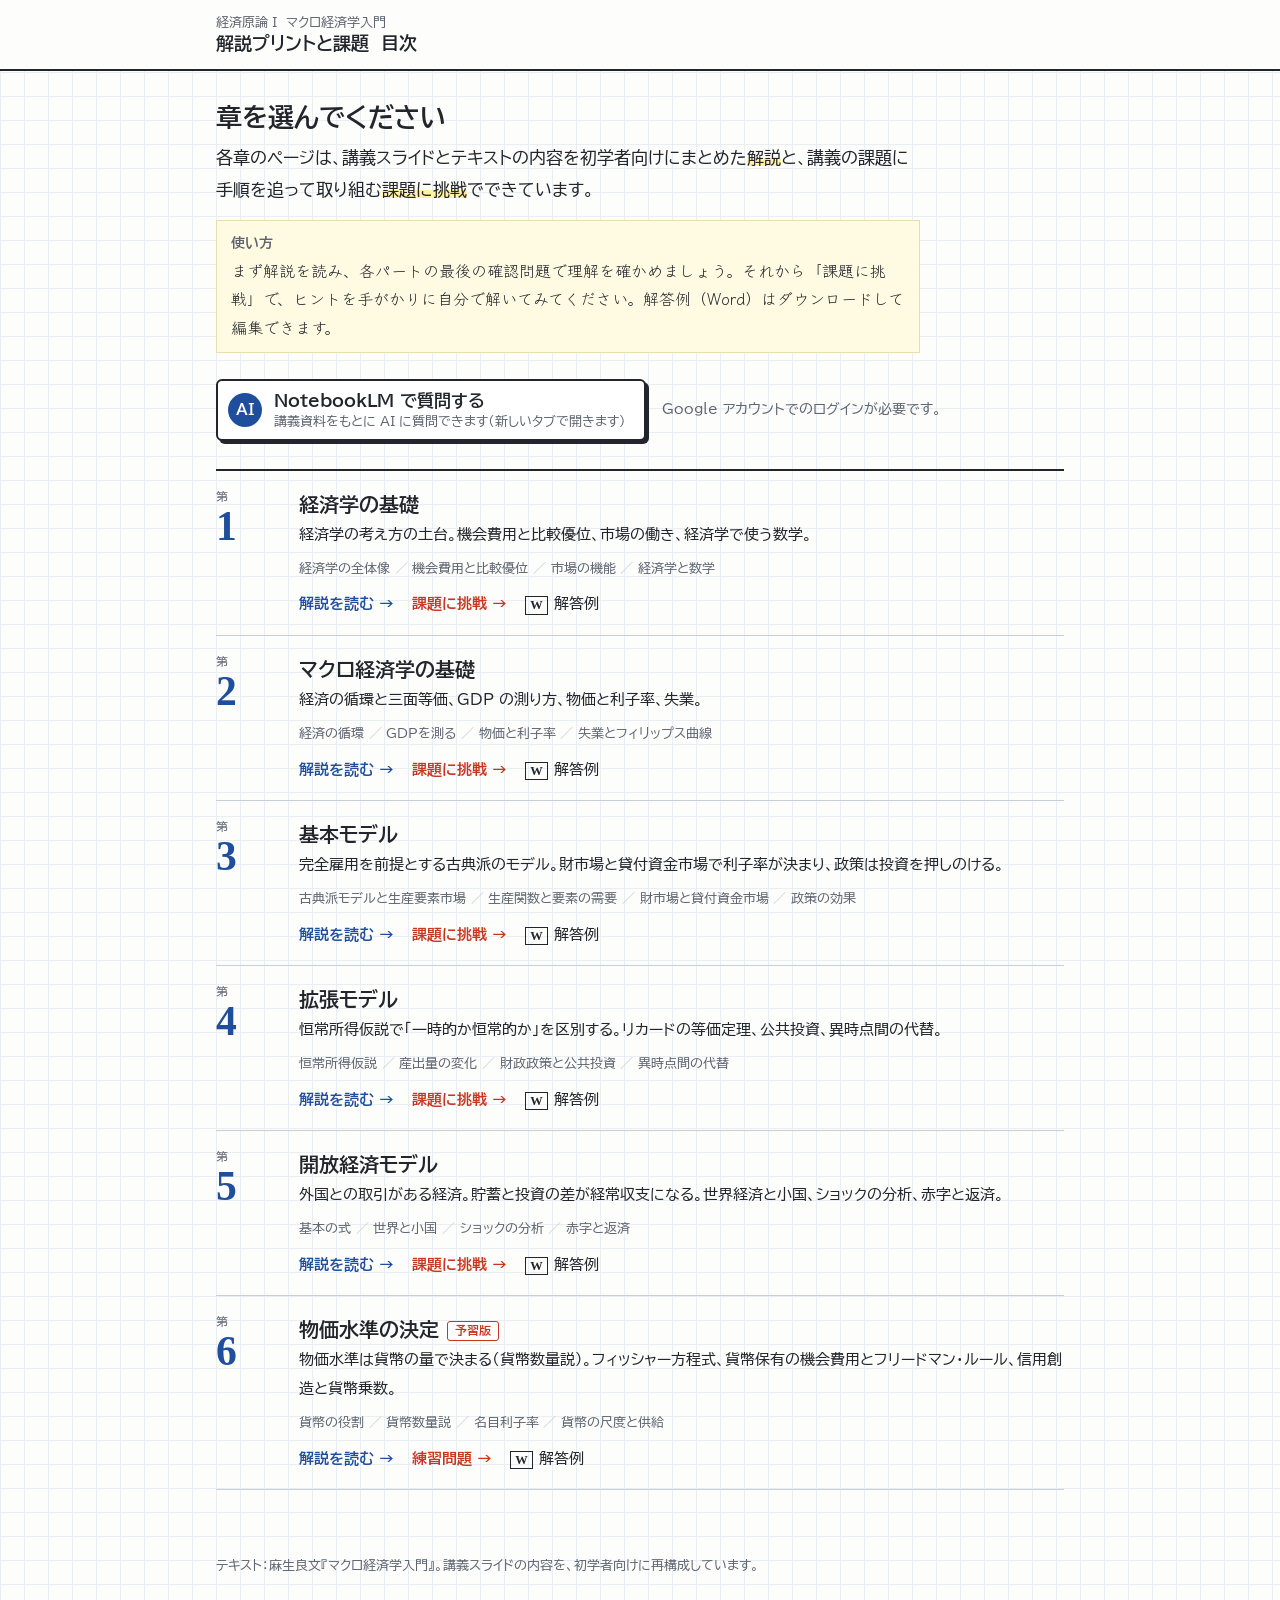
<file: index.html>
<!DOCTYPE html>
<html lang="ja">
<head>
<meta charset="utf-8">
<meta name="viewport" content="width=device-width, initial-scale=1">
<title>経済原論 I　マクロ経済学入門　解説プリントと課題</title>
<link rel="preconnect" href="https://fonts.googleapis.com">
<link rel="preconnect" href="https://fonts.gstatic.com" crossorigin>
<link href="https://fonts.googleapis.com/css2?family=BIZ+UDPGothic:wght@400;700&family=Klee+One:wght@400;600&display=swap" rel="stylesheet">
<style>
/* 設計：各章と同じ方眼紙の講義プリント。ここは「目次のページ」として、罫線で区切った一覧にする */
:root{--paper:#fdfdfb;--grid:#e9eef3;--ink:#22252b;--sub:#5e6470;--line:#c9cfd8;--blue:#1f4e9c;--red:#c8361f;--marker:#fff1a6;--note:#fffbe3;
  --font-body:"BIZ UDPGothic","Hiragino Kaku Gothic ProN","Yu Gothic",Meiryo,sans-serif;--font-hand:"Klee One","Hiragino Maru Gothic ProN","Yu Gothic",sans-serif;--font-math:"Times New Roman",Times,serif}
*{box-sizing:border-box}
html,body{margin:0}
body{background-color:var(--paper);background-image:linear-gradient(var(--grid) 1px,transparent 1px),linear-gradient(90deg,var(--grid) 1px,transparent 1px);background-size:24px 24px;
  color:var(--ink);font-family:var(--font-body);font-size:17px;line-height:1.9;-webkit-text-size-adjust:100%}
a{color:var(--blue)}
:focus-visible{outline:2px solid var(--blue);outline-offset:2px}
.bar{border-bottom:2px solid var(--ink);background:var(--paper)}
.bar-in{max-width:880px;margin:0 auto;padding:14px 16px 12px;line-height:1.4}
.bar small{display:block;color:var(--sub);font-size:.8rem}
.bar b{font-size:1.1rem}
main{max-width:880px;margin:0 auto;padding:28px 16px 64px}
h1{font-size:1.65rem;line-height:1.4;margin:0 0 6px}
.lead{margin:0 0 6px;max-width:44rem}
.mk{background:linear-gradient(transparent 55%,var(--marker) 55%)}
.memo{font-family:var(--font-hand);background:var(--note);border:1px solid #e8dfae;padding:10px 14px;margin:14px 0 26px;max-width:44rem;font-size:1rem;line-height:1.8}
.memo b{font-family:var(--font-body);font-size:.85rem;color:var(--sub);display:block}
ol.toc{list-style:none;margin:0;padding:0;border-top:2px solid var(--ink)}
ol.toc>li{display:grid;grid-template-columns:4.2rem 1fr;gap:0 16px;padding:18px 0 16px;border-bottom:1px solid var(--line)}
.no{font-family:var(--font-math);font-size:2.6rem;line-height:1;color:var(--blue);font-weight:700;padding-top:2px}
.no small{display:block;font-family:var(--font-body);font-size:.72rem;color:var(--sub);font-weight:400;margin-bottom:4px}
.ch h2{margin:0;font-size:1.25rem;line-height:1.5}
.ch h2 a{color:var(--ink);text-decoration:none;border-bottom:2px solid transparent}
.ch h2 a:hover{border-bottom-color:var(--blue)}
.ch .about{margin:2px 0 6px;font-size:.95rem}
.parts{margin:0 0 10px;padding:0;list-style:none;display:flex;flex-wrap:wrap;gap:2px 0;font-size:.82rem;color:var(--sub)}
.parts li:not(:last-child)::after{content:"／";margin:0 .35em;color:var(--line)}
.links{display:flex;flex-wrap:wrap;gap:8px 18px;font-size:.93rem}
.links a{text-decoration:none;font-weight:700}
.links a:hover{text-decoration:underline}
.links .kadai{color:var(--red)}
.links .word{color:var(--ink);font-weight:400}
.links .word::before{content:"W";display:inline-block;font-family:var(--font-math);font-weight:700;font-size:.78rem;border:1.5px solid var(--ink);padding:0 4px;margin-right:6px;line-height:1.3}
/* 予習版の印（朱の枠線と文字。各章と共通） */
.yoshu{display:inline-block;border:1.5px solid var(--red);color:var(--red);background:#fff;font-size:.72rem;font-weight:700;line-height:1.5;padding:0 7px;border-radius:3px;margin-left:8px;vertical-align:.15em;white-space:nowrap}
@media (max-width:560px){ol.toc>li{grid-template-columns:3rem 1fr;gap:0 10px}.no{font-size:2rem}}
.nlm{display:flex;flex-wrap:wrap;align-items:center;gap:10px 16px;margin:0 0 28px}
.nlm a{display:inline-flex;align-items:center;gap:12px;border:2px solid var(--ink);background:#fff;color:var(--ink);text-decoration:none;padding:8px 18px 8px 10px;border-radius:6px;line-height:1.4;box-shadow:3px 3px 0 var(--ink)}
.nlm a:hover{background:#eef2fa}
.nlm a:active{transform:translate(2px,2px);box-shadow:1px 1px 0 var(--ink)}
.nlm .ico{width:34px;height:34px;border-radius:50%;background:var(--blue);color:#fff;display:grid;place-items:center;font-weight:700;font-size:.95rem;flex:none}
.nlm b{display:block}
.nlm small{display:block;color:var(--sub);font-size:.8rem}
.nlm .note{font-size:.85rem;color:var(--sub);max-width:26rem;line-height:1.6}
footer{max-width:880px;margin:0 auto;padding:0 16px 40px;font-size:.8rem;color:var(--sub)}
</style>
</head>
<body>
<header class="bar"><div class="bar-in"><small>経済原論 I　マクロ経済学入門</small><b>解説プリントと課題　目次</b></div></header>
<main>
<h1>章を選んでください</h1>
<p class="lead">各章のページは、講義スライドとテキストの内容を初学者向けにまとめた<span class="mk">解説</span>と、講義の課題に手順を追って取り組む<span class="mk">課題に挑戦</span>でできています。</p>
<div class="memo"><b>使い方</b>まず解説を読み、各パートの最後の確認問題で理解を確かめましょう。それから「課題に挑戦」で、ヒントを手がかりに自分で解いてみてください。解答例（Word）はダウンロードして編集できます。</div>

<div class="nlm">
  <a href="https://notebook.google.com/notebook/70c095f3-dcea-420e-9b49-3970a87fac75" target="_blank" rel="noopener"><span class="ico" aria-hidden="true">AI</span><span><b>NotebookLM で質問する</b><small>講義資料をもとに AI に質問できます（新しいタブで開きます）</small></span></a>
  <span class="note">Google アカウントでのログインが必要です。</span>
</div>
<ol class="toc">
<li><div class="no"><small>第</small>1</div><div class="ch">
  <h2><a href="ch01/">経済学の基礎</a></h2>
  <p class="about">経済学の考え方の土台。機会費用と比較優位、市場の働き、経済学で使う数学。</p>
  <ul class="parts"><li>経済学の全体像</li><li>機会費用と比較優位</li><li>市場の機能</li><li>経済学と数学</li></ul>
  <div class="links"><a href="ch01/">解説を読む →</a><a class="kadai" href="ch01/#kadai">課題に挑戦 →</a><a class="word" href="ch01/kaitou_ch1.docx" download="第1章課題_解答例.docx">解答例</a></div>
</div></li>
<li><div class="no"><small>第</small>2</div><div class="ch">
  <h2><a href="ch02/">マクロ経済学の基礎</a></h2>
  <p class="about">経済の循環と三面等価、GDP の測り方、物価と利子率、失業。</p>
  <ul class="parts"><li>経済の循環</li><li>GDPを測る</li><li>物価と利子率</li><li>失業とフィリップス曲線</li></ul>
  <div class="links"><a href="ch02/">解説を読む →</a><a class="kadai" href="ch02/#kadai">課題に挑戦 →</a><a class="word" href="ch02/kaitou_ch2.docx" download="第2章課題_解答例.docx">解答例</a></div>
</div></li>
<li><div class="no"><small>第</small>3</div><div class="ch">
  <h2><a href="ch03/">基本モデル</a></h2>
  <p class="about">完全雇用を前提とする古典派のモデル。財市場と貸付資金市場で利子率が決まり、政策は投資を押しのける。</p>
  <ul class="parts"><li>古典派モデルと生産要素市場</li><li>生産関数と要素の需要</li><li>財市場と貸付資金市場</li><li>政策の効果</li></ul>
  <div class="links"><a href="ch03/">解説を読む →</a><a class="kadai" href="ch03/#kadai">課題に挑戦 →</a><a class="word" href="ch03/kaitou_ch3.docx" download="第3章課題_解答例.docx">解答例</a></div>
</div></li>
<li><div class="no"><small>第</small>4</div><div class="ch">
  <h2><a href="ch04/">拡張モデル</a></h2>
  <p class="about">恒常所得仮説で「一時的か恒常的か」を区別する。リカードの等価定理、公共投資、異時点間の代替。</p>
  <ul class="parts"><li>恒常所得仮説</li><li>産出量の変化</li><li>財政政策と公共投資</li><li>異時点間の代替</li></ul>
  <div class="links"><a href="ch04/">解説を読む →</a><a class="kadai" href="ch04/#kadai">課題に挑戦 →</a><a class="word" href="ch04/kaitou_ch4.docx" download="第4章課題_解答例.docx">解答例</a></div>
</div></li>
<li><div class="no"><small>第</small>5</div><div class="ch">
  <h2><a href="ch05/">開放経済モデル</a></h2>
  <p class="about">外国との取引がある経済。貯蓄と投資の差が経常収支になる。世界経済と小国、ショックの分析、赤字と返済。</p>
  <ul class="parts"><li>基本の式</li><li>世界と小国</li><li>ショックの分析</li><li>赤字と返済</li></ul>
  <div class="links"><a href="ch05/">解説を読む →</a><a class="kadai" href="ch05/#kadai">課題に挑戦 →</a><a class="word" href="ch05/kaitou_ch5.docx" download="第5章課題_解答例.docx">解答例</a></div>
</div></li>
<li><div class="no"><small>第</small>6</div><div class="ch">
  <h2><a href="ch06/">物価水準の決定</a><span class="yoshu">予習版</span></h2>
  <p class="about">物価水準は貨幣の量で決まる（貨幣数量説）。フィッシャー方程式、貨幣保有の機会費用とフリードマン・ルール、信用創造と貨幣乗数。</p>
  <ul class="parts"><li>貨幣の役割</li><li>貨幣数量説</li><li>名目利子率</li><li>貨幣の尺度と供給</li></ul>
  <div class="links"><a href="ch06/">解説を読む →</a><a class="kadai" href="ch06/#kadai">練習問題 →</a><a class="word" href="ch06/kaitou_ch6.docx" download="第6章練習問題_解答例_予習版.docx">解答例</a></div>
</div></li>
</ol>
</main>
<footer>テキスト：麻生良文『マクロ経済学入門』。講義スライドの内容を、初学者向けに再構成しています。</footer>
</body>
</html>
</file>
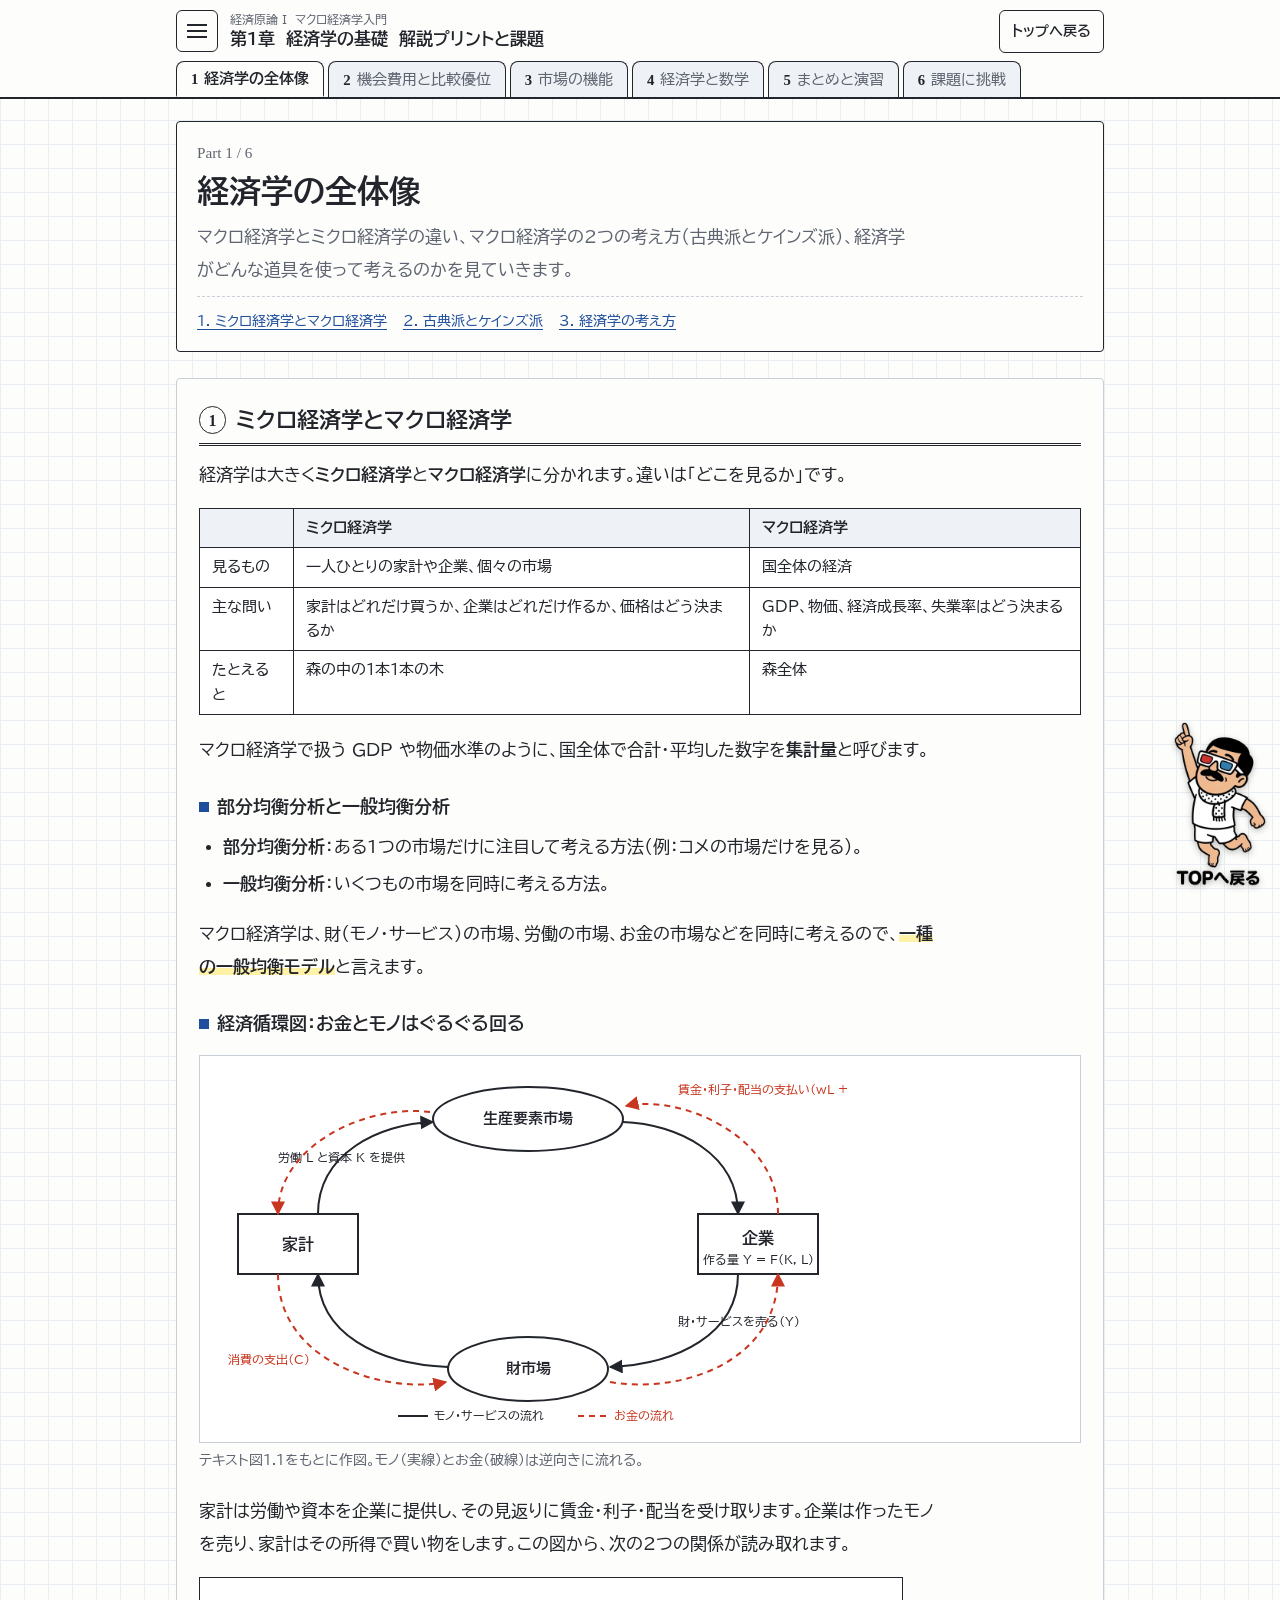
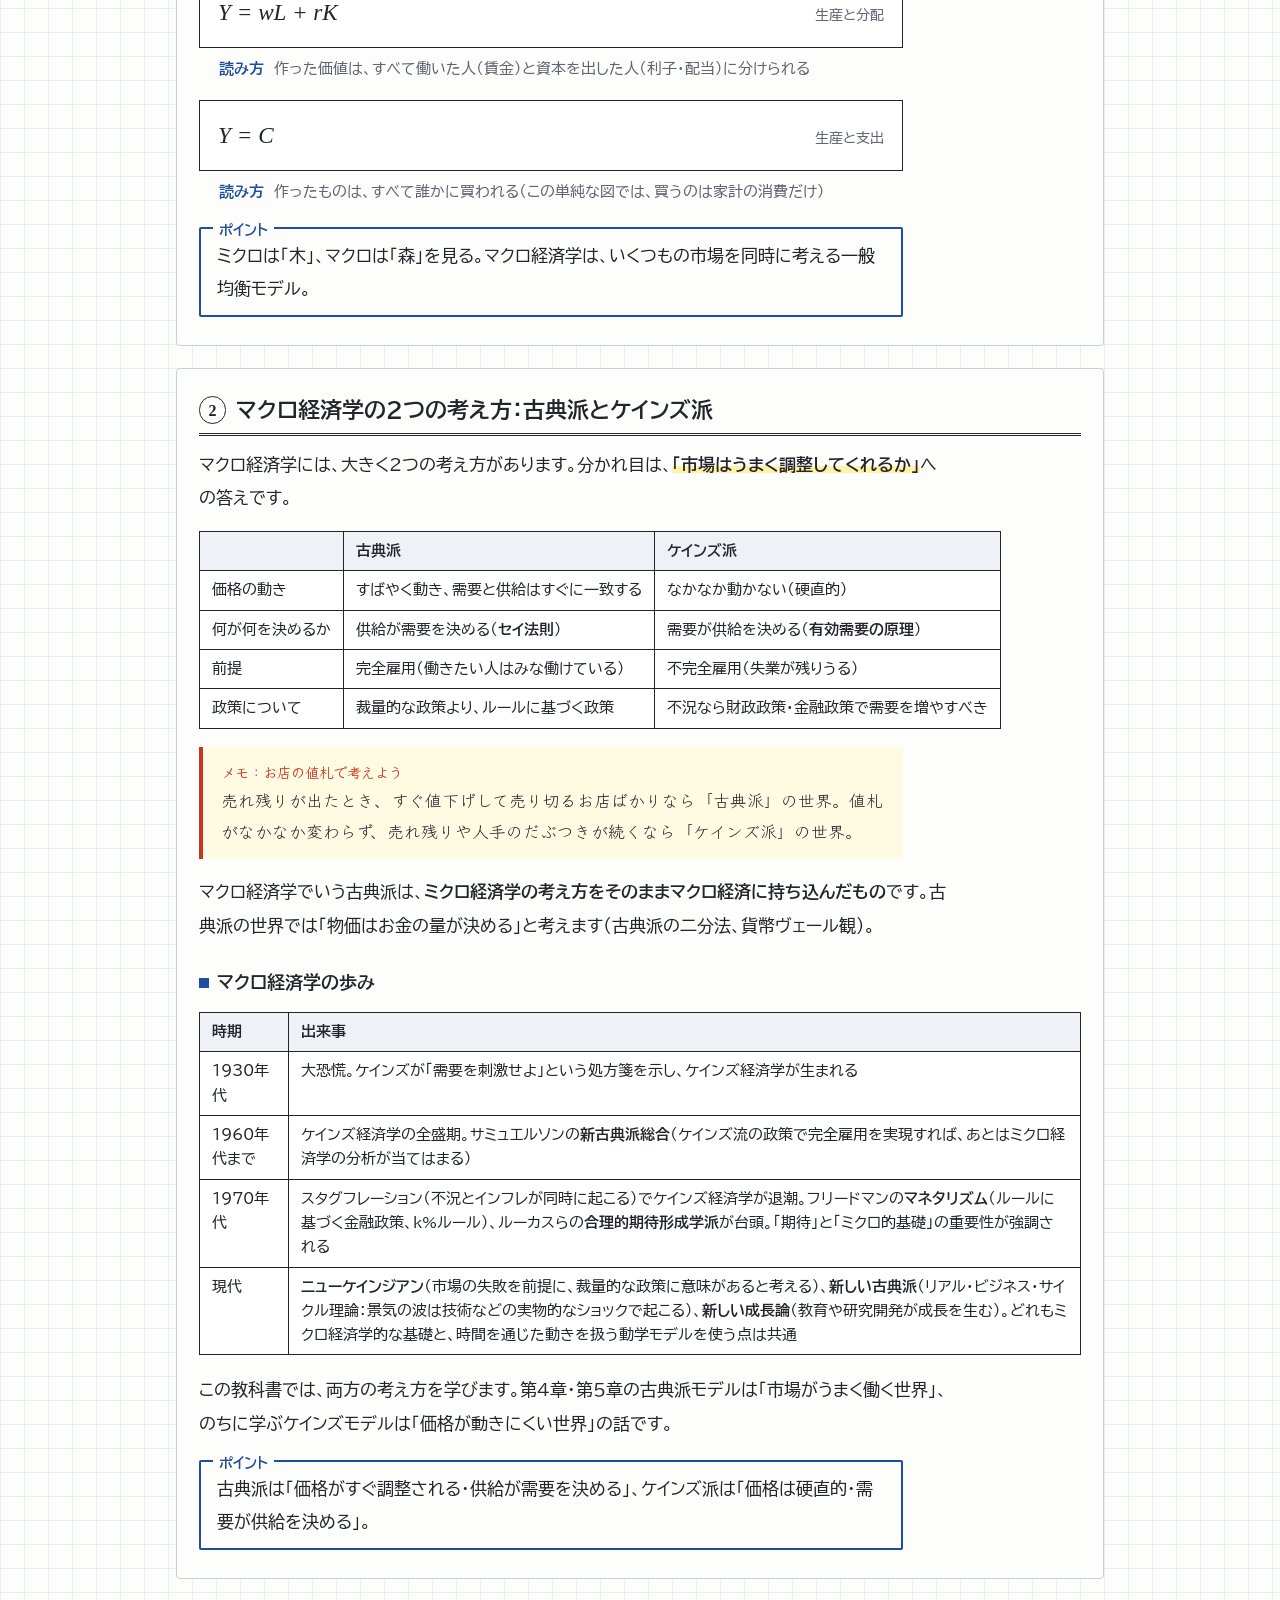
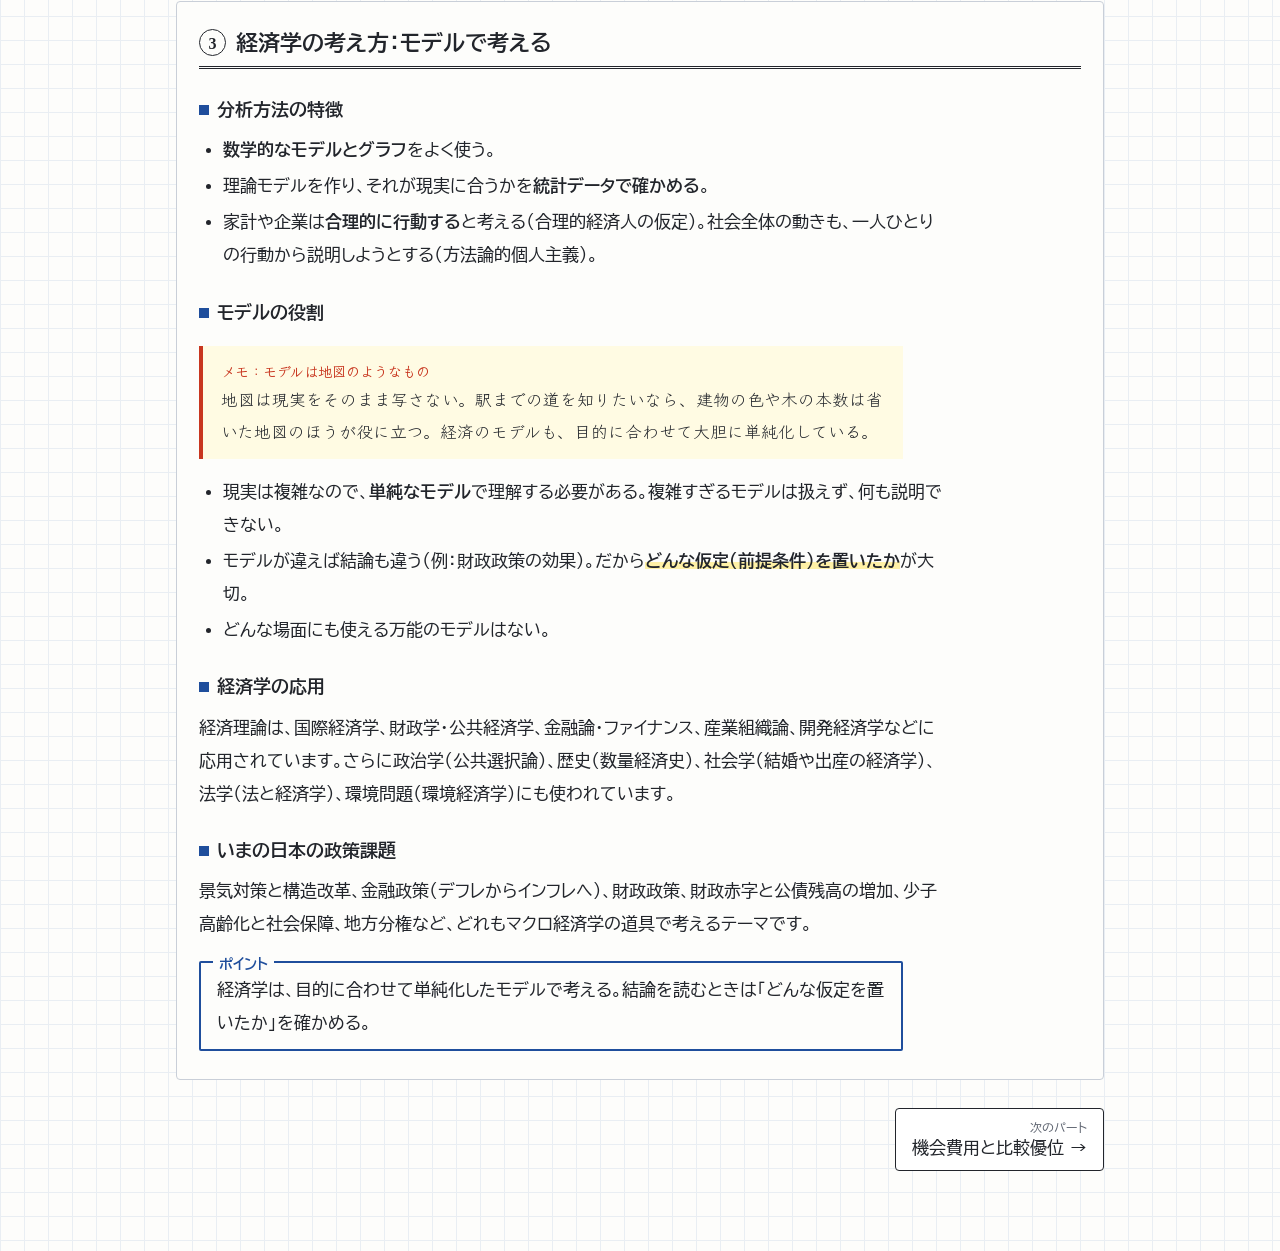
<file: ch01/index.html>
<!DOCTYPE html>
<html lang="ja">
<head>
<meta charset="utf-8">
<meta name="viewport" content="width=device-width, initial-scale=1">
<title>第1章 経済学の基礎</title>
<link rel="preconnect" href="https://fonts.googleapis.com">
<link rel="preconnect" href="https://fonts.gstatic.com" crossorigin>
<link href="https://fonts.googleapis.com/css2?family=BIZ+UDPGothic:wght@400;700&family=Klee+One:wght@400;600&display=swap" rel="stylesheet">
<style>
/* 設計: 方眼紙に書いた講義プリント。黒インクの本文、青ペンの強調、朱ペンの書き込み、黄色の蛍光ペン。上部に固定ヘッダーとパートのタブ、左からメニューが出る */
:root{
  --paper:#fdfdfb;
  --grid:#e9eef3;
  --ink:#22252b;
  --sub:#5e6470;
  --line:#c9cfd8;
  --blue:#1f4e9c;
  --red:#c8361f;
  --teal:#0b6b5d;
  --marker:#fff1a6;
  --note:#fffbe3;
  --font-body:"BIZ UDPGothic","Hiragino Kaku Gothic ProN","Yu Gothic",Meiryo,sans-serif;
  --font-hand:"Klee One","Hiragino Maru Gothic ProN","Yu Gothic",sans-serif;
  --font-math:"Times New Roman",Times,serif;
  color-scheme:light;
}
*{box-sizing:border-box}
html,body{margin:0}
body{
  background-color:var(--paper);
  background-image:linear-gradient(var(--grid) 1px,transparent 1px),linear-gradient(90deg,var(--grid) 1px,transparent 1px);
  background-size:24px 24px;
  color:var(--ink);font-family:var(--font-body);font-size:17px;line-height:1.95;
  -webkit-text-size-adjust:100%;
}
a{color:var(--blue)}
button{font:inherit;color:inherit}
:focus-visible{outline:2px solid var(--blue);outline-offset:2px}

/* ヘッダー */
.bar{position:sticky;top:0;z-index:20;background:var(--paper);border-bottom:2px solid var(--ink)}
.bar-in{max-width:960px;margin:0 auto;padding:10px 16px 0;display:flex;align-items:center;gap:12px}
.burger{width:42px;height:42px;border:1.5px solid var(--ink);background:var(--paper);border-radius:6px;display:grid;place-items:center;cursor:pointer;flex:none}
.burger span{display:block;width:20px;height:2px;background:var(--ink);box-shadow:0 -6px 0 var(--ink),0 6px 0 var(--ink)}
.course{line-height:1.35;min-width:0}
.course small{display:block;color:var(--sub);font-size:.78rem}
.course b{font-size:1.05rem}
.home{margin-left:auto;flex:none;padding:7px 12px;border:1.5px solid var(--ink);border-radius:6px;background:var(--paper);color:var(--ink);text-decoration:none;font-size:.85rem;font-weight:700;white-space:nowrap}
.home:hover,.home:focus-visible{background:var(--ink);color:var(--paper);outline:none}
.tabs{max-width:960px;margin:8px auto 0;padding:0 16px;display:flex;gap:4px;overflow-x:auto;scrollbar-width:none}
.tabs::-webkit-scrollbar{display:none}
.tab{flex:none;border:1.5px solid var(--ink);border-bottom:none;background:#eef1f5;border-radius:8px 8px 0 0;padding:6px 14px 5px;cursor:pointer;font-size:.92rem;line-height:1.5;color:var(--sub);position:relative;top:2px}
.tab .n{font-family:var(--font-math);font-weight:700;margin-right:6px;color:var(--ink)}
.tab[aria-selected="true"]{background:var(--paper);color:var(--ink);font-weight:700;border-bottom:2px solid var(--paper);z-index:1}

/* ドロワー */
.scrim{position:fixed;inset:0;background:rgba(20,24,32,.35);z-index:30;opacity:0;pointer-events:none;transition:opacity .2s}
.drawer{position:fixed;top:0;left:0;bottom:0;width:min(340px,86vw);background:var(--paper);z-index:31;border-right:2px solid var(--ink);transform:translateX(-102%);transition:transform .22s ease;overflow-y:auto;padding:16px 18px 40px}
body.menu-open .scrim{opacity:1;pointer-events:auto}
body.menu-open .drawer{transform:none}
.drawer-head{display:flex;justify-content:space-between;align-items:center;border-bottom:1.5px solid var(--ink);padding-bottom:8px;margin-bottom:10px}
.drawer-head b{font-size:1rem}
.close{border:1.5px solid var(--ink);background:none;border-radius:6px;width:36px;height:36px;cursor:pointer;font-size:1.2rem;line-height:1}
.drawer h4{margin:14px 0 2px;font-size:.95rem}
.drawer h4 button{background:none;border:none;padding:0;cursor:pointer;text-align:left;font-weight:700}
.drawer h4 .n{font-family:var(--font-math);margin-right:6px}
.drawer ul{list-style:none;margin:0;padding:0 0 0 12px;border-left:1.5px solid var(--line)}
.drawer li button{background:none;border:none;padding:3px 0;cursor:pointer;color:var(--sub);text-align:left;font-size:.9rem;line-height:1.5}
.drawer li button:hover{color:var(--blue)}
.drawer .cur>button{color:var(--blue)}

/* 本文 */
main{max-width:960px;margin:0 auto;padding:22px 16px 80px}
.part{display:none}
.part.on{display:block}
.part-head{background:var(--paper);border:1.5px solid var(--ink);border-radius:4px;padding:16px 20px;margin-bottom:26px}
.part-head .pn{font-family:var(--font-math);font-size:.95rem;color:var(--sub)}
.part-head h1{font-size:clamp(1.5rem,3.6vw,2rem);line-height:1.4;margin:2px 0 6px;text-wrap:balance}
.part-head p{margin:0;color:var(--sub);max-width:42em}
.toc-mini{display:flex;flex-wrap:wrap;gap:4px 16px;margin-top:10px;padding-top:10px;border-top:1px dashed var(--line);font-size:.9rem}
.toc-mini button{background:none;border:none;padding:0;cursor:pointer;color:var(--blue);text-decoration:underline;text-underline-offset:3px}

section{background:var(--paper);border:1px solid var(--line);border-radius:4px;padding:6px 22px 24px;margin-bottom:22px;scroll-margin-top:120px}
@media (max-width:560px){section{padding:4px 14px 18px}}
h2{font-size:1.4rem;line-height:1.5;margin:18px 0 12px;padding-bottom:6px;border-bottom:3px double var(--ink);text-wrap:balance}
h2 .sn{display:inline-block;min-width:1.7em;height:1.7em;line-height:1.7em;text-align:center;border:1.5px solid var(--ink);border-radius:50%;font-family:var(--font-math);font-size:1rem;margin-right:10px;vertical-align:.12em}
h3{font-size:1.1rem;margin:24px 0 6px;text-wrap:balance}
h3::before{content:"";display:inline-block;width:10px;height:10px;background:var(--blue);margin-right:8px;vertical-align:.05em}
p{margin:0 0 1em;max-width:44em}
.mk{background:linear-gradient(transparent 58%,var(--marker) 58%);font-weight:700}
.v{font-family:var(--font-math);font-style:italic;font-size:1.1em;white-space:nowrap}
.plus{color:var(--teal);font-weight:700}
.minus{color:var(--red);font-weight:700}
ul.dots,ol.steps{margin:0 0 1em;padding-left:1.4em;max-width:44em}
ul.dots li,ol.steps li{margin:3px 0}

/* 数式ボックス（教科書風に式番号を右寄せ） */
.eq{border:1.5px solid var(--ink);background:#fff;padding:12px 18px;margin:16px 0 6px;max-width:44rem;display:flex;align-items:baseline;gap:16px;flex-wrap:wrap}
.eq .f{font-family:var(--font-math);font-size:1.45rem;font-style:italic}
.eq .f sub{font-size:.65em}
.eq .no{margin-left:auto;font-size:.85rem;color:var(--sub)}
.eq-read{max-width:44rem;margin:0 0 16px;padding-left:20px;font-size:.95rem;color:var(--sub)}
.eq-read::before{content:"読み方　";color:var(--blue);font-weight:700}

/* 先生のメモ */
.memo{font-family:var(--font-hand);background:var(--note);border-left:4px solid var(--red);padding:12px 16px 12px 18px;margin:16px 0;max-width:44rem;font-size:1.05rem;line-height:1.85}
.memo .who{display:block;color:var(--red);font-weight:600;font-size:.9rem}
/* ポイント */
.point{border:2px solid var(--blue);border-radius:2px;padding:10px 16px;margin:20px 0 4px;max-width:44rem;position:relative}
.point::before{content:"ポイント";position:absolute;top:-.85em;left:12px;background:var(--paper);padding:0 6px;color:var(--blue);font-weight:700;font-size:.85rem}
.point p{margin:0}

/* 帯グラフ */
.bars{background:#fff;border:1px solid var(--line);padding:14px 16px 10px;margin:14px 0 18px;max-width:44rem}
.bars .sw{display:flex;gap:0;margin-bottom:12px;border:1.5px solid var(--ink);border-radius:6px;overflow:hidden;width:max-content}
.bars .sw button{border:none;background:#fff;padding:3px 14px;cursor:pointer;font-size:.88rem}
.bars .sw button+button{border-left:1.5px solid var(--ink)}
.bars .sw button[aria-selected="true"]{background:var(--ink);color:#fff}
.brow{display:grid;grid-template-columns:7.2em 1fr;align-items:center;gap:10px;margin:8px 0}
.brow .lab{font-size:.88rem;line-height:1.35}
.track{position:relative;height:34px}
.seg{position:absolute;top:0;bottom:0;display:flex;align-items:center;justify-content:center;font-size:.8rem;border:1.5px solid var(--ink);white-space:nowrap;overflow:hidden;font-variant-numeric:tabular-nums}
.seg.y{background:#dfe8f6}
.seg.c{background:#f3f4f6}.seg.i{background:#e7eaee}.seg.g{background:#d9dde3}
.seg.gap-p{background:repeating-linear-gradient(45deg,#d6efe9,#d6efe9 5px,#fff 5px,#fff 10px);color:var(--teal);font-weight:700;border-color:var(--teal);border-style:dashed}
.seg.gap-m{background:repeating-linear-gradient(45deg,#f8ddd7,#f8ddd7 5px,#fff 5px,#fff 10px);color:var(--red);font-weight:700;border-color:var(--red);border-style:dashed}
.seg.b{background:#e7eaee}.seg.ri{background:#fde9a8}.seg.nx{background:#d6efe9}
.seg-lab{position:absolute;top:0;bottom:0;display:flex;align-items:center;font-size:.85rem;white-space:nowrap}
.bars .cap{font-size:.88rem;color:var(--sub);margin:6px 0 0}

/* 表 */
.tw{overflow-x:auto;margin:12px 0 18px}
table{border-collapse:collapse;background:#fff;font-size:.95rem;font-variant-numeric:tabular-nums}
th,td{border:1px solid var(--ink);padding:7px 12px;text-align:left;vertical-align:top;line-height:1.6}
thead th{background:#eef1f5}
td.c{text-align:center;white-space:nowrap}
td.r{text-align:right}
table.calc-t td{border:none;border-bottom:1px dotted var(--line);padding:3px 14px 3px 0}
table.calc-t tr:last-child td{border-bottom:2px solid var(--ink);font-weight:700}

/* 図 */
figure{margin:14px 0 20px}
figcaption{font-size:.85rem;color:var(--sub);margin-top:4px}
.figbox{background:#fff;border:1px solid var(--line);padding:8px;overflow-x:auto}
svg text{font-family:var(--font-body);fill:var(--ink)}
svg .m{font-family:var(--font-math);font-style:italic}

/* シミュレーター */
.sim{background:#fff;border:1.5px solid var(--ink);padding:14px;margin:16px 0;display:grid;grid-template-columns:1fr;gap:14px}
@media (min-width:860px){.sim{grid-template-columns:minmax(0,1.15fr) minmax(0,1fr)}}
.grp{margin-bottom:10px}
.grp .gl{font-size:.78rem;color:var(--sub);display:block;margin-bottom:3px}
.chips{display:flex;flex-wrap:wrap;gap:5px}
.chips button{border:1.5px solid var(--ink);background:#fff;padding:2px 10px;border-radius:4px;cursor:pointer;font-size:.85rem;line-height:1.6}
.chips button[aria-pressed="true"]{background:var(--ink);color:#fff}
.explain{border-top:1px dashed var(--line);padding-top:10px;margin-top:6px}
.explain .t{font-weight:700;margin:0}
.explain .x{font-size:.95rem;margin:4px 0}
.explain .f{font-size:.8rem;color:var(--sub);margin:0}
.meter{display:grid;grid-template-columns:repeat(3,1fr);border:1.5px solid var(--ink);margin:10px 0}
.meter div{padding:6px 8px;text-align:center}
.meter div+div{border-left:1px solid var(--ink)}
.meter small{display:block;font-size:.75rem;color:var(--sub);line-height:1.3}
.meter strong{font-size:1.3rem;font-family:var(--font-math);font-variant-numeric:tabular-nums}
.sl{display:grid;grid-template-columns:7.4em 1fr 3.6em;gap:8px;align-items:center;font-size:.88rem}
.sl input{width:100%;accent-color:var(--blue)}
.sl output{text-align:right;font-family:var(--font-math);font-variant-numeric:tabular-nums}
.sm{font-size:.8rem;color:var(--sub);margin:6px 0 0}

/* 内部タブ（ケース別） */
.itabs{display:flex;gap:0;border-bottom:1.5px solid var(--ink);margin:14px 0 0;overflow-x:auto}
.itabs button{border:none;background:none;padding:6px 14px;cursor:pointer;color:var(--sub);border-bottom:3px solid transparent;margin-bottom:-1.5px;white-space:nowrap}
.itabs button[aria-selected="true"]{color:var(--ink);font-weight:700;border-bottom-color:var(--blue)}
.ipanel{padding:12px 0 0}
.ipanel[hidden]{display:none}
.case{border-left:3px solid var(--line);padding:2px 0 2px 14px;margin:0 0 16px;max-width:44rem}
.case b{display:block}
.case .res{font-size:.9rem;margin:2px 0}
.case p{margin:2px 0 0;font-size:.97rem}

/* 手順 */
.flow{display:grid;grid-template-columns:1fr;gap:8px;max-width:44rem;margin:12px 0 16px;counter-reset:f}
@media (min-width:700px){.flow{grid-template-columns:repeat(3,1fr)}}
.flow div{border:1.5px solid var(--ink);background:#fff;padding:10px 12px;font-size:.93rem;line-height:1.7;counter-increment:f}
.flow div::before{content:"手順" counter(f);display:block;font-weight:700;color:var(--blue);font-size:.82rem}

/* 計算機 */
.calc{background:#fff;border:1.5px solid var(--ink);padding:14px 16px;margin:14px 0;max-width:44rem}
.calc .out{font-size:.98rem;margin-top:10px}
.calc .chk{color:var(--sub);font-size:.88rem}

/* 確認問題 */
.q{border:1px solid var(--ink);background:#fff;margin:10px 0;max-width:46rem}
.q .qq{padding:10px 14px;display:flex;gap:10px}
.q .qn{font-family:var(--font-math);font-weight:700;color:var(--blue)}
.q button.show{margin:0 14px 10px;border:1.5px solid var(--ink);background:#fff;border-radius:4px;padding:2px 12px;cursor:pointer;font-size:.85rem}
.q .ans{border-top:1px dashed var(--line);padding:8px 14px 10px;font-family:var(--font-hand);font-size:1.05rem;background:var(--note)}
.q .ans[hidden]{display:none}
.q .ans::before{content:"解答　";color:var(--red);font-weight:600}

/* 前後ナビ */
.pager{display:flex;justify-content:space-between;gap:10px;margin-top:28px;flex-wrap:wrap}
.pager button{border:1.5px solid var(--ink);background:#fff;padding:10px 16px;cursor:pointer;border-radius:4px;text-align:left;line-height:1.4;max-width:48%}
.pager button small{display:block;color:var(--sub);font-size:.78rem}
.pager .next{margin-left:auto;text-align:right}
.src{font-size:.82rem;color:var(--sub);margin-top:30px;border-top:1px solid var(--line);padding-top:10px}

/* キャラクター */
.talk{display:flex;align-items:flex-end;gap:12px;margin:14px 0 18px;max-width:44rem}
.talk img{width:118px;height:auto;flex:none}
.talk .bubble{position:relative;background:#fff;border:2px solid var(--ink);border-radius:14px;padding:10px 16px;font-family:var(--font-hand);font-size:1.08rem;line-height:1.75;margin-bottom:30px}
.talk .bubble::before{content:"";position:absolute;left:-12px;bottom:16px;border:6px solid transparent;border-right:8px solid var(--ink)}
.talk .bubble::after{content:"";position:absolute;left:-8px;bottom:17px;border:5px solid transparent;border-right:7px solid #fff}
.talk.r{flex-direction:row-reverse;margin-left:auto}
.talk.r .bubble::before{left:auto;right:-12px;border-right-color:transparent;border-left:8px solid var(--ink)}
.talk.r .bubble::after{left:auto;right:-8px;border-right-color:transparent;border-left:7px solid #fff}
.part-head{display:flex;gap:16px;align-items:flex-end}
.part-head .ph-main{flex:1;min-width:0}
.part-head .ph-fig{flex:none;width:150px;text-align:center;margin:-6px 0 -16px}
.part-head .ph-say{font-family:var(--font-hand);font-size:.88rem;line-height:1.5;background:#fff;border:1.5px solid var(--ink);border-radius:10px;padding:5px 8px;margin-bottom:6px;text-align:left;position:relative}
.part-head .ph-say::after{content:"";position:absolute;left:50%;bottom:-7px;width:10px;height:10px;background:#fff;border-right:1.5px solid var(--ink);border-bottom:1.5px solid var(--ink);transform:translateX(-50%) rotate(45deg)}
.part-head .ph-fig img{width:100%;height:auto;display:block}
@media (max-width:560px){.talk img{width:86px}.part-head .ph-fig{width:96px}.talk .bubble{font-size:1rem}}
.memo.withfig{display:flex;gap:14px;align-items:center}
.memo.withfig img{width:104px;height:auto;flex:none}
@media (max-width:560px){.memo.withfig img{width:78px}}

/* 課題パート */
.dl{margin:10px 0 16px}
.dlbtn{display:inline-flex;align-items:center;gap:12px;border:2px solid var(--ink);background:#fff;color:var(--ink);text-decoration:none;padding:8px 16px 8px 10px;border-radius:6px;line-height:1.4;box-shadow:3px 3px 0 var(--ink)}
.dlbtn:hover{background:#eef2fa}
.dlbtn:active{transform:translate(2px,2px);box-shadow:1px 1px 0 var(--ink)}
.dlbtn .dlico{width:34px;height:40px;background:#2b579a;color:#fff;font-weight:700;display:grid;place-items:center;border-radius:3px;font-family:var(--font-math);font-size:1.2rem}
.dlbtn b{display:block}
.dlbtn small{display:block;color:var(--sub);font-size:.8rem}

.xref{font-size:.9rem;margin:6px 0 12px;max-width:44em}
.xref::before{content:"→ ";color:var(--blue);font-weight:700}
.xref a,.dots a{color:var(--blue);cursor:pointer}
.kq{border:2px solid var(--ink);background:#fff;padding:12px 16px;margin:12px 0 14px;max-width:46rem}
.kq .lab{display:inline-block;background:var(--ink);color:#fff;font-size:.8rem;padding:0 8px;border-radius:3px;margin-bottom:4px}
.kq p{margin:4px 0}
.memo.hint{border-left-color:var(--blue)}
.memo.hint .who{color:var(--blue)}
.locked{display:none;border:1.5px dashed var(--line);color:var(--sub);padding:8px 14px;max-width:44rem;font-size:.92rem;background:#fff}
body.ans-off .locked{display:block}
body.ans-off .sol{display:none}
.solbtn{border:1.5px solid var(--ink);background:var(--ink);color:#fff;border-radius:4px;padding:6px 16px;cursor:pointer;margin:6px 0 10px}
.solbtn[aria-expanded="true"]{background:#fff;color:var(--ink)}
.step{border-top:1px dashed var(--line);padding-top:6px;margin-top:10px}
h3.stp::before{display:none}
h3.stp .st{display:inline-block;font-size:.8rem;background:var(--blue);color:#fff;padding:0 9px;border-radius:3px;margin-right:8px;vertical-align:.12em}
.ansSwitch{display:flex;flex-wrap:wrap;align-items:center;gap:6px 16px;border:2px solid var(--ink);background:#fff;padding:10px 14px;margin:14px 0 16px;max-width:46rem}
.sw-l{display:flex;align-items:center;gap:10px;cursor:pointer;font-weight:700}
.sw-l input{position:absolute;opacity:0;width:1px;height:1px}
.sw-ui{width:46px;height:26px;border-radius:13px;background:#c9cfd8;position:relative;flex:none;transition:background .15s}
.sw-ui::after{content:"";position:absolute;top:3px;left:3px;width:20px;height:20px;border-radius:50%;background:#fff;box-shadow:0 1px 2px rgba(0,0,0,.3);transition:left .15s}
.sw-l input:checked+.sw-ui{background:var(--teal)}
.sw-l input:checked+.sw-ui::after{left:23px}
.sw-l input:focus-visible+.sw-ui{outline:2px solid var(--blue);outline-offset:2px}
.sw-note{font-size:.88rem;color:var(--sub)}
.gwrap{background:#fff;border:1.5px solid var(--ink);padding:12px;margin:14px 0 6px;max-width:46rem}
.gsw{display:flex;border:1.5px solid var(--ink);border-radius:6px;overflow:hidden;width:max-content;max-width:100%;margin-bottom:8px;flex-wrap:wrap}
.gsw button{border:none;background:#fff;padding:3px 14px;cursor:pointer;font-size:.88rem}
.gsw button+button{border-left:1.5px solid var(--ink)}
.gsw button[aria-pressed="true"]{background:var(--ink);color:#fff}
.gwrap svg{width:100%;max-width:560px;height:auto;display:block}
.gcap{font-size:.88rem;color:var(--sub);margin:6px 0 0}
.howto{font-size:.93rem;max-width:44rem;margin:6px 0 16px;padding-left:1.3em}
.trap{border:2px dashed var(--red);padding:10px 16px;margin:16px 0;max-width:44rem;background:#fff}
.trap b{color:var(--red)}
.point.ketsu::before{content:"結論"}
.answer{border:1.5px solid var(--ink);background:#fff;padding:14px 18px 6px;margin:20px 0 16px;max-width:46rem;position:relative}
.answer::before{content:"答案の書き方の例";position:absolute;top:-.8em;left:12px;background:var(--ink);color:#fff;font-size:.8rem;padding:0 8px;border-radius:3px}
.answer p{font-size:.97rem}
.num{background:#fff;border:1px solid var(--line);padding:10px 16px;margin:14px 0;max-width:44rem}
.num .h{font-size:.82rem;color:var(--sub);display:block}
#kadai .brow{grid-template-columns:5.5em 1fr}
#kadai .seg.g{background:#fde9a8}
@media (prefers-reduced-motion: reduce){*{transition:none!important}}

/* 数式（分数・Σ/Π/∫ の上下添字）— 全章共通 */
.mx{font-family:var(--font-math);display:inline-flex;align-items:center;gap:.12em;vertical-align:middle;white-space:nowrap;font-size:1.08em}
.mx i{font-style:italic}
.frac{display:inline-flex;flex-direction:column;align-items:center;vertical-align:middle;margin:0 .12em;line-height:1.25}
.frac>span:first-child{border-bottom:1px solid currentColor;padding:0 .25em}
.frac>span:last-child{padding:0 .25em}
.bop{display:inline-flex;flex-direction:column;align-items:center;vertical-align:middle;line-height:1;margin:0 .12em}
.bop .s{font-size:1.7em;line-height:1}
.bop small{font-size:.62em;line-height:1.1}
.eq .mx{font-size:1.25rem}
.eq.mxeq .f{font-style:normal}
.mxblock{display:block;overflow-x:auto;padding:4px 0}

/* TOPへ戻る（イラストのボタン） */
.totop{position:fixed;right:14px;bottom:14px;z-index:15;display:block;width:92px;line-height:0;border-radius:10px;transition:transform .15s}
.totop img{width:100%;height:auto;display:block;filter:drop-shadow(0 2px 3px rgba(0,0,0,.25))}
.totop:hover{transform:translateY(-4px)}
.totop:focus-visible{outline:2px solid var(--blue);outline-offset:3px}
@media (max-width:560px){.totop{width:64px;right:8px;bottom:8px}}
@media (prefers-reduced-motion: reduce){.totop{transition:none}.totop:hover{transform:none}}
@media print{.totop{display:none}}
</style>
</head>
<body>

<div class="scrim" id="scrim"></div>
<nav class="drawer" id="drawer" aria-label="全体の目次" aria-hidden="true">
  <div class="drawer-head"><b>目次</b><button class="close" id="closeBtn" aria-label="目次を閉じる">×</button></div>
  <div id="drawerList"></div>
</nav>

<header class="bar">
  <div class="bar-in">
    <button class="burger" id="menuBtn" aria-label="目次を開く" aria-controls="drawer" aria-expanded="false"><span></span></button>
    <div class="course"><small>経済原論 I　マクロ経済学入門</small><b>第1章　経済学の基礎　解説プリントと課題</b></div>
    <a class="home" href="../">トップへ戻る</a>
  </div>
  <div class="tabs" role="tablist" aria-label="パート" id="tabs"></div>
</header>

<main>
<!-- ===================== パート1 ===================== -->
<div class="part" id="zentai" data-title="経済学の全体像" data-desc="マクロ経済学とミクロ経済学の違い、マクロ経済学の2つの考え方（古典派とケインズ派）、経済学がどんな道具を使って考えるのかを見ていきます。">

<section id="s1" data-t="ミクロ経済学とマクロ経済学">
<h2><span class="sn">1</span>ミクロ経済学とマクロ経済学</h2>
<p>経済学は大きく<b>ミクロ経済学</b>と<b>マクロ経済学</b>に分かれます。違いは「どこを見るか」です。</p>
<div class="tw"><table>
<thead><tr><th></th><th>ミクロ経済学</th><th>マクロ経済学</th></tr></thead>
<tbody>
<tr><td>見るもの</td><td>一人ひとりの家計や企業、個々の市場</td><td>国全体の経済</td></tr>
<tr><td>主な問い</td><td>家計はどれだけ買うか、企業はどれだけ作るか、価格はどう決まるか</td><td>GDP、物価、経済成長率、失業率はどう決まるか</td></tr>
<tr><td>たとえると</td><td>森の中の1本1本の木</td><td>森全体</td></tr>
</tbody></table></div>
<p>マクロ経済学で扱う GDP や物価水準のように、国全体で合計・平均した数字を<b>集計量</b>と呼びます。</p>
<h3>部分均衡分析と一般均衡分析</h3>
<ul class="dots">
  <li><b>部分均衡分析</b>：ある1つの市場だけに注目して考える方法（例：コメの市場だけを見る）。</li>
  <li><b>一般均衡分析</b>：いくつもの市場を同時に考える方法。</li>
</ul>
<p>マクロ経済学は、財（モノ・サービス）の市場、労働の市場、お金の市場などを同時に考えるので、<span class="mk">一種の一般均衡モデル</span>と言えます。</p>
<h3>経済循環図：お金とモノはぐるぐる回る</h3>
<figure><div class="figbox">
<svg viewBox="0 0 640 360" width="640" role="img" aria-label="経済循環図。家計は生産要素市場に労働と資本を提供して賃金・利子・配当を受け取り、企業は財市場で財・サービスを売って代金を受け取る">
  <defs><marker id="ah" viewBox="0 0 10 10" refX="9" refY="5" markerWidth="7" markerHeight="7" orient="auto"><path d="M0,0 L10,5 L0,10 z" fill="#22252b"/></marker>
  <marker id="ahb" viewBox="0 0 10 10" refX="9" refY="5" markerWidth="7" markerHeight="7" orient="auto"><path d="M0,0 L10,5 L0,10 z" fill="#c8361f"/></marker></defs>
  <rect x="30" y="150" width="120" height="60" fill="#fff" stroke="#22252b" stroke-width="2"/><text x="90" y="186" text-anchor="middle" font-size="16" font-weight="700">家計</text>
  <rect x="490" y="150" width="120" height="60" fill="#fff" stroke="#22252b" stroke-width="2"/><text x="550" y="180" text-anchor="middle" font-size="16" font-weight="700">企業</text><text x="550" y="200" text-anchor="middle" font-size="12">作る量 Y = F(K, L)</text>
  <ellipse cx="320" cy="55" rx="95" ry="32" fill="#fff" stroke="#22252b" stroke-width="2"/><text x="320" y="60" text-anchor="middle" font-size="15" font-weight="700">生産要素市場</text>
  <ellipse cx="320" cy="305" rx="80" ry="32" fill="#fff" stroke="#22252b" stroke-width="2"/><text x="320" y="310" text-anchor="middle" font-size="15" font-weight="700">財市場</text>
  <path d="M110,150 C110,90 170,60 225,58" fill="none" stroke="#22252b" stroke-width="2" marker-end="url(#ah)"/>
  <text x="70" y="98" font-size="12">労働 L と資本 K を提供</text>
  <path d="M415,58 C470,60 530,90 530,150" fill="none" stroke="#22252b" stroke-width="2" marker-end="url(#ah)"/>
  <path d="M570,150 C570,70 470,30 418,42" fill="none" stroke="#c8361f" stroke-width="2" stroke-dasharray="6 5" marker-end="url(#ahb)"/>
  <text x="470" y="30" font-size="12" style="fill:#c8361f">賃金・利子・配当の支払い（wL + rK）</text>
  <path d="M222,48 C160,40 70,80 70,150" fill="none" stroke="#c8361f" stroke-width="2" stroke-dasharray="6 5" marker-end="url(#ahb)"/>
  <path d="M530,210 C530,270 470,300 402,303" fill="none" stroke="#22252b" stroke-width="2" marker-end="url(#ah)"/>
  <text x="470" y="262" font-size="12">財・サービスを売る（Y）</text>
  <path d="M240,303 C170,300 110,270 110,210" fill="none" stroke="#22252b" stroke-width="2" marker-end="url(#ah)"/>
  <path d="M70,210 C70,300 180,330 238,318" fill="none" stroke="#c8361f" stroke-width="2" stroke-dasharray="6 5" marker-end="url(#ahb)"/>
  <text x="20" y="300" font-size="12" style="fill:#c8361f">消費の支出（C）</text>
  <path d="M402,318 C470,330 570,300 570,210" fill="none" stroke="#c8361f" stroke-width="2" stroke-dasharray="6 5" marker-end="url(#ahb)"/>
  <line x1="190" y1="352" x2="220" y2="352" stroke="#22252b" stroke-width="2"/><text x="226" y="356" font-size="12">モノ・サービスの流れ</text>
  <line x1="370" y1="352" x2="400" y2="352" stroke="#c8361f" stroke-width="2" stroke-dasharray="6 5"/><text x="406" y="356" font-size="12" style="fill:#c8361f">お金の流れ</text>
</svg></div>
<figcaption>テキスト図1.1をもとに作図。モノ（実線）とお金（破線）は逆向きに流れる。</figcaption></figure>
<p>家計は労働や資本を企業に提供し、その見返りに賃金・利子・配当を受け取ります。企業は作ったモノを売り、家計はその所得で買い物をします。この図から、次の2つの関係が読み取れます。</p>
<div class="eq"><span class="f">Y = wL + rK</span><span class="no">生産と分配</span></div>
<p class="eq-read">作った価値は、すべて働いた人（賃金）と資本を出した人（利子・配当）に分けられる</p>
<div class="eq"><span class="f">Y = C</span><span class="no">生産と支出</span></div>
<p class="eq-read">作ったものは、すべて誰かに買われる（この単純な図では、買うのは家計の消費だけ）</p>
<div class="point"><p>ミクロは「木」、マクロは「森」を見る。マクロ経済学は、いくつもの市場を同時に考える一般均衡モデル。</p></div>
</section>

<section id="s2" data-t="古典派とケインズ派">
<h2><span class="sn">2</span>マクロ経済学の2つの考え方：古典派とケインズ派</h2>
<p>マクロ経済学には、大きく2つの考え方があります。分かれ目は、<span class="mk">「市場はうまく調整してくれるか」</span>への答えです。</p>
<div class="tw"><table>
<thead><tr><th></th><th>古典派</th><th>ケインズ派</th></tr></thead>
<tbody>
<tr><td>価格の動き</td><td>すばやく動き、需要と供給はすぐに一致する</td><td>なかなか動かない（硬直的）</td></tr>
<tr><td>何が何を決めるか</td><td>供給が需要を決める（<b>セイ法則</b>）</td><td>需要が供給を決める（<b>有効需要の原理</b>）</td></tr>
<tr><td>前提</td><td>完全雇用（働きたい人はみな働けている）</td><td>不完全雇用（失業が残りうる）</td></tr>
<tr><td>政策について</td><td>裁量的な政策より、ルールに基づく政策</td><td>不況なら財政政策・金融政策で需要を増やすべき</td></tr>
</tbody></table></div>
<div class="memo"><span class="who">メモ：お店の値札で考えよう</span>売れ残りが出たとき、すぐ値下げして売り切るお店ばかりなら「古典派」の世界。値札がなかなか変わらず、売れ残りや人手のだぶつきが続くなら「ケインズ派」の世界。</div>
<p>マクロ経済学でいう古典派は、<b>ミクロ経済学の考え方をそのままマクロ経済に持ち込んだもの</b>です。古典派の世界では「物価はお金の量が決める」と考えます（古典派の二分法、貨幣ヴェール観）。</p>
<h3>マクロ経済学の歩み</h3>
<div class="tw"><table>
<thead><tr><th>時期</th><th>出来事</th></tr></thead>
<tbody>
<tr><td>1930年代</td><td>大恐慌。ケインズが「需要を刺激せよ」という処方箋を示し、ケインズ経済学が生まれる</td></tr>
<tr><td>1960年代まで</td><td>ケインズ経済学の全盛期。サミュエルソンの<b>新古典派総合</b>（ケインズ流の政策で完全雇用を実現すれば、あとはミクロ経済学の分析が当てはまる）</td></tr>
<tr><td>1970年代</td><td>スタグフレーション（不況とインフレが同時に起こる）でケインズ経済学が退潮。フリードマンの<b>マネタリズム</b>（ルールに基づく金融政策、k%ルール）、ルーカスらの<b>合理的期待形成学派</b>が台頭。「期待」と「ミクロ的基礎」の重要性が強調される</td></tr>
<tr><td>現代</td><td><b>ニューケインジアン</b>（市場の失敗を前提に、裁量的な政策に意味があると考える）、<b>新しい古典派</b>（リアル・ビジネス・サイクル理論：景気の波は技術などの実物的なショックで起こる）、<b>新しい成長論</b>（教育や研究開発が成長を生む）。どれもミクロ経済学的な基礎と、時間を通じた動きを扱う動学モデルを使う点は共通</td></tr>
</tbody></table></div>
<p>この教科書では、両方の考え方を学びます。第4章・第5章の古典派モデルは「市場がうまく働く世界」、のちに学ぶケインズモデルは「価格が動きにくい世界」の話です。</p>
<div class="point"><p>古典派は「価格がすぐ調整される・供給が需要を決める」、ケインズ派は「価格は硬直的・需要が供給を決める」。</p></div>
</section>

<section id="s3" data-t="経済学の考え方">
<h2><span class="sn">3</span>経済学の考え方：モデルで考える</h2>
<h3>分析方法の特徴</h3>
<ul class="dots">
  <li><b>数学的なモデルとグラフ</b>をよく使う。</li>
  <li>理論モデルを作り、それが現実に合うかを<b>統計データで確かめる</b>。</li>
  <li>家計や企業は<b>合理的に行動する</b>と考える（合理的経済人の仮定）。社会全体の動きも、一人ひとりの行動から説明しようとする（方法論的個人主義）。</li>
</ul>
<h3>モデルの役割</h3>
<div class="memo"><span class="who">メモ：モデルは地図のようなもの</span>地図は現実をそのまま写さない。駅までの道を知りたいなら、建物の色や木の本数は省いた地図のほうが役に立つ。経済のモデルも、目的に合わせて大胆に単純化している。</div>
<ul class="dots">
  <li>現実は複雑なので、<b>単純なモデル</b>で理解する必要がある。複雑すぎるモデルは扱えず、何も説明できない。</li>
  <li>モデルが違えば結論も違う（例：財政政策の効果）。だから<span class="mk">どんな仮定（前提条件）を置いたか</span>が大切。</li>
  <li>どんな場面にも使える万能のモデルはない。</li>
</ul>
<h3>経済学の応用</h3>
<p>経済理論は、国際経済学、財政学・公共経済学、金融論・ファイナンス、産業組織論、開発経済学などに応用されています。さらに政治学（公共選択論）、歴史（数量経済史）、社会学（結婚や出産の経済学）、法学（法と経済学）、環境問題（環境経済学）にも使われています。</p>
<h3>いまの日本の政策課題</h3>
<p>景気対策と構造改革、金融政策（デフレからインフレへ）、財政政策、財政赤字と公債残高の増加、少子高齢化と社会保障、地方分権など、どれもマクロ経済学の道具で考えるテーマです。</p>
<div class="point"><p>経済学は、目的に合わせて単純化したモデルで考える。結論を読むときは「どんな仮定を置いたか」を確かめる。</p></div>
</section>
</div>

<!-- ===================== パート2 ===================== -->
<div class="part" id="kikai" data-title="機会費用と比較優位" data-desc="何かを選ぶことは、別の何かをあきらめること。この「機会費用」の考え方から、予算制約、生産可能性フロンティア、交換の利益（比較優位）を学びます。">

<section id="s4" data-t="機会費用と予算制約">
<h2><span class="sn">4</span>機会費用と予算制約</h2>
<p>ある行動を選ぶと、別の行動はあきらめなければなりません。<span class="mk">選ばなかった行動から得られたはずの利益のうち、いちばん大きいもの</span>を<b>機会費用</b>（opportunity cost）と呼びます。</p>
<div class="memo"><span class="who">メモ：アルバイトと授業</span>時給1,000円のアルバイトを休んで、2時間の講義に出たとする。講義の機会費用は、あきらめたバイト代の2,000円。財布からお金が出ていかなくても、費用はかかっている。</div>
<h3>予算制約</h3>
<p>2つの財 <span class="v">x</span>（例：パン）と <span class="v">y</span>（例：コーヒー）を買う人を考えます。<span class="v">x</span> の価格を <span class="v">p</span>、<span class="v">y</span> の価格を <span class="v">q</span>、使えるお金（所得）を <span class="v">I</span> とすると、買える組み合わせは次の式を満たします。</p>
<div class="eq"><span class="f">px + qy ≤ I</span><span class="no">テキスト (1.1)</span></div>
<p class="eq-read">パンへの支出 ＋ コーヒーへの支出 ≤ 使えるお金</p>
<p>ぴったり使い切る線 <span class="v">px + qy = I</span> を<b>予算線</b>と呼びます。スライダーで価格や所得を変えて、線がどう動くか確かめてください。</p>
<div class="sim">
  <div class="figbox" style="border:none;padding:0"><svg id="gBudget" viewBox="0 0 520 370" width="100%" style="max-width:520px;display:block" role="img" aria-label="予算線のグラフ"></svg></div>
  <div>
    <div class="meter">
      <div><small>x 軸との交点 I/p</small><strong id="bX"></strong></div>
      <div><small>y 軸との交点 I/q</small><strong id="bY"></strong></div>
      <div><small>傾き（の大きさ）p/q</small><strong id="bS"></strong></div>
    </div>
    <div class="sl"><label for="bP">x の価格 p</label><input type="range" id="bP" min="1" max="5" step="0.5" value="2"><output id="vP" for="bP"></output></div>
    <div class="sl"><label for="bQ">y の価格 q</label><input type="range" id="bQ" min="1" max="5" step="0.5" value="4"><output id="vQ" for="bQ"></output></div>
    <div class="sl"><label for="bI">所得 I</label><input type="range" id="bI" min="20" max="40" step="2" value="40"><output id="vI" for="bI"></output></div>
    <p class="explain x" id="bNote"></p>
  </div>
</div>
<h3>傾きが機会費用</h3>
<p><span class="v">x</span> をもう1個買うには <span class="v">p</span> 円が必要です。所得は決まっているので、そのぶん <span class="v">y</span> を <span class="v">p/q</span> 個あきらめなければなりません。つまり、<span class="mk">予算線の傾き <span class="v">p/q</span> が、x を1個増やす機会費用</span>です。</p>
<div class="num"><span class="h">数値例（p = 2、q = 4、I = 40）</span>
<table class="calc-t"><tr><td>x だけ買うと</td><td class="r">40 ÷ 2 ＝ 20 個</td></tr><tr><td>y だけ買うと</td><td class="r">40 ÷ 4 ＝ 10 個</td></tr><tr><td>x を1個増やす機会費用</td><td class="r">2 ÷ 4 ＝ y を 0.5 個</td></tr></table></div>
<p>価格が2つとも2倍になっても、<span class="v">p/q</span> は変わりません。機会費用を決めるのは価格の比（<b>相対価格</b>）で、価格の水準そのものではありません。</p>
<div class="point"><p>機会費用は「あきらめたものの価値」。予算線の傾き p/q は、x を1個増やすためにあきらめる y の量。</p></div>
</section>

<section id="s5" data-t="生産可能性フロンティア">
<h2><span class="sn">5</span>生産可能性フロンティア</h2>
<p>今度は「買う」ではなく「作る」側です。財 <span class="v">x</span> を1個作るのに <span class="v">a</span> 時間、財 <span class="v">y</span> を1個作るのに <span class="v">b</span> 時間かかり、使える時間は全部で <span class="v">L</span> 時間とします。</p>
<div class="eq"><span class="f">ax + by ≤ L</span><span class="no">テキスト (1.2)</span></div>
<p class="eq-read">x づくりに使う時間 ＋ y づくりに使う時間 ≤ 使える時間</p>
<p>ぴったり使い切る線 <span class="v">ax + by = L</span> を<b>生産可能性フロンティア</b>（PPF）と呼びます。1時間で作れる量 <span class="v">1/a</span>、<span class="v">1/b</span> は<b>労働生産性</b>です（<span class="v">a</span> や <span class="v">b</span> が小さいほど生産性が高い）。</p>
<p>x を1個多く作るには <span class="v">a</span> 時間が必要で、そのぶん y は <span class="v">a/b</span> 個減ります。<span class="mk">PPF の傾き <span class="v">a/b</span> が、x を1個作る機会費用</span>です。この傾きを<b>限界変形率</b>（MRT）と呼びます。</p>
<div class="gwrap">
  <div class="gsw" role="group" aria-label="表示の切り替え"><button type="button" data-g="ppf" data-s="0" aria-pressed="true">機会費用が一定（直線）</button><button type="button" data-g="ppf" data-s="1" aria-pressed="false">機会費用が増えていく（曲線）</button></div>
  <svg id="gPpf" viewBox="0 0 520 340" role="img" aria-label="生産可能性フロンティアのグラフ"></svg>
  <p class="gcap" id="gPpf-cap"></p>
</div>
<div class="num"><span class="h">数値例（a = 1 時間、b = 2 時間、L = 24 時間）</span>
<table class="calc-t"><tr><td>x だけ作ると</td><td class="r">24 ÷ 1 ＝ 24 個</td></tr><tr><td>y だけ作ると</td><td class="r">24 ÷ 2 ＝ 12 個</td></tr><tr><td>x を1個増やす機会費用</td><td class="r">1 ÷ 2 ＝ y を 0.5 個</td></tr></table></div>
<p>現実には、x づくりに時間を回すほど、x づくりが苦手な人や設備まで使うことになり、生産性が落ちていくことが多いでしょう。そのときは x を増やすほど機会費用が大きくなり、PPF は外側にふくらんだ曲線になります（切り替えボタンで確かめてください）。</p>
<div class="point"><p>PPF は「作れるものの限界」。その傾き（限界変形率）が、x を1個多く作るためにあきらめる y の量。</p></div>
</section>

<section id="s6" data-t="絶対優位と比較優位">
<h2><span class="sn">6</span>絶対優位と比較優位</h2>
<p>AさんとBさんの2人を考えます。数字は説明のための架空の値です。</p>
<div class="tw"><table>
<thead><tr><th></th><th>x を1個作る時間</th><th>y を1個作る時間</th><th>使える時間</th><th>x の機会費用</th></tr></thead>
<tbody>
<tr><td>Aさん</td><td class="r">1時間</td><td class="r">2時間</td><td class="r">24時間</td><td class="r">1 ÷ 2 ＝ y 0.5個</td></tr>
<tr><td>Bさん</td><td class="r">6時間</td><td class="r">3時間</td><td class="r">30時間</td><td class="r">6 ÷ 3 ＝ y 2個</td></tr>
</tbody></table></div>
<ul class="dots">
  <li><b>絶対優位</b>：Aさんは x も y も、Bさんより短い時間で作れます。Aさんは両方の財に絶対優位を持っています。</li>
  <li><b>比較優位</b>：x の機会費用は、Aさんが y 0.5個、Bさんが y 2個。<span class="mk">Aさんは x に、Bさんは y に比較優位</span>を持っています（Bさんにとって y の機会費用は x 0.5個で、Aさんの x 2個より小さい）。</li>
</ul>
<div class="memo"><span class="who">メモ：社長と秘書</span>社長は経営もタイピングも秘書より上手（絶対優位）。それでも、社長は経営に、秘書はタイピングに専念したほうが会社の業績は上がる。大事なのは「どちらが得意か」ではなく「どちらが相対的に得意か」。</div>
<h3>1個だけ作る量を入れ替えてみる</h3>
<p>Aさんが x を1個多く作り、Bさんが x を1個少なく作るとします。</p>
<div class="num"><span class="h">数値例</span>
<table class="calc-t">
<tr><td>Aさん：x を1個増やす</td><td class="r">y は 0.5 個減る</td></tr>
<tr><td>Bさん：x を1個減らす</td><td class="r">y は 2 個増える</td></tr>
<tr><td>2人の合計</td><td class="r">x は同じ、y は <span class="plus">＋1.5 個</span></td></tr></table></div>
<p>2人の機会費用が違うときは、それぞれが比較優位を持つ財の生産を増やすだけで、全体の生産量が増えます。</p>
<div class="point"><p>交換の利益を生むのは絶対優位ではなく比較優位。機会費用が小さい財に、その人は比較優位を持つ。</p></div>
</section>

<section id="s7" data-t="特化と交換の利益">
<h2><span class="sn">7</span>特化と交換の利益</h2>
<p>それぞれが比較優位を持つ財の生産に専念（<b>特化</b>）し、2人の間で交換すると、2人とも得をします。これを<b>比較優位の原理</b>と呼びます。</p>
<div class="gwrap">
  <div class="gsw" role="group" aria-label="表示の切り替え"><button type="button" data-g="trade" data-s="0" aria-pressed="true">自給自足</button><button type="button" data-g="trade" data-s="1" aria-pressed="false">特化して交換</button></div>
  <svg id="gTrade" viewBox="0 0 540 360" role="img" aria-label="2人の生産可能性フロンティアと交換の利益のグラフ"></svg>
  <p class="gcap" id="gTrade-cap"></p>
</div>
<div class="tw"><table>
<thead><tr><th></th><th>自給自足のとき</th><th>特化して作る</th><th>交換（x 1個 ＝ y 1個）</th><th>交換後に消費</th></tr></thead>
<tbody>
<tr><td>Aさん</td><td>x 20、y 2（点C）</td><td>x 24（点A）</td><td>x を3個渡し、y を3個もらう</td><td>x 21、y 3（点D）<span class="plus">両方増える</span></td></tr>
<tr><td>Bさん</td><td>x 2、y 6（点E）</td><td>y 10（点B'）</td><td>y を3個渡し、x を3個もらう</td><td>x 3、y 7（点F）<span class="plus">両方増える</span></td></tr>
</tbody></table></div>
<h3>どんな交換比率なら2人とも得をするか</h3>
<p>x 1個と y を何個で交換するか（交換比率 <span class="v">p/q</span>）を動かしてみてください。</p>
<div class="calc">
  <div class="sl" style="grid-template-columns:9.5em 1fr 4.4em"><label for="xr">交換比率 p/q</label><input type="range" id="xr" min="0" max="3" step="0.1" value="1"><output id="xrv" for="xr"></output></div>
  <div class="meter">
    <div><small>Aさんが x を1個売った得</small><strong id="xrA"></strong></div>
    <div><small>Bさんが x を1個買った得</small><strong id="xrB"></strong></div>
    <div><small>判定</small><strong id="xrJ" style="font-size:1rem"></strong></div>
  </div>
  <p class="sm">Aさんの得 ＝ 受け取る y（p/q）− x を作るためにあきらめた y（0.5）。Bさんの得 ＝ 自分で作ったらあきらめる y（2）− 払う y（p/q）。</p>
</div>
<div class="eq"><span class="f">a₁/b₁ &lt; p/q &lt; a₂/b₂</span><span class="no">テキスト p.16</span></div>
<p class="eq-read">交換比率が、2人の機会費用（PPFの傾き）の間にあれば、2人とも得をする</p>
<div class="point"><p>比較優位に従って特化し、2人の機会費用の間の比率で交換すれば、2人とも自給自足より多く消費できる。</p></div>
</section>
</div>

<!-- ===================== パート3 ===================== -->
<div class="part" id="shijo" data-title="市場の機能" data-desc="需要曲線と供給曲線で市場の働きを見ます。曲線の高さが「限界便益」と「限界費用」を表すこと、余剰の考え方、そして市場がうまく働かない「市場の失敗」を学びます。">

<section id="s8" data-t="需要と供給">
<h2><span class="sn">8</span>需要と供給：価格が需給をそろえる</h2>
<p>縦軸に価格 <span class="v">p</span>、横軸に数量 <span class="v">Q</span> をとります。<b>需要曲線 D</b> は右下がり（安いほどたくさん買われる）、<b>供給曲線 S</b> は右上がり（高いほどたくさん売りに出される）です。</p>
<div class="gwrap">
  <div class="gsw" role="group" aria-label="価格の切り替え"><button type="button" data-g="mkt" data-s="0" aria-pressed="false">価格が高い（p₁）</button><button type="button" data-g="mkt" data-s="1" aria-pressed="true">均衡価格（p*）</button><button type="button" data-g="mkt" data-s="2" aria-pressed="false">価格が低い（p₂）</button></div>
  <svg id="gMkt" viewBox="0 0 520 340" role="img" aria-label="需要曲線と供給曲線のグラフ"></svg>
  <p class="gcap" id="gMkt-cap"></p>
</div>
<ul class="dots">
  <li>価格が高すぎると、売りたい量が買いたい量を上回り（<b>超過供給</b>）、売れ残りが出て価格が下がる。</li>
  <li>価格が低すぎると、買いたい量が売りたい量を上回り（<b>超過需要</b>）、品不足になって価格が上がる。</li>
  <li>2本の線が交わる点 <b>E</b> では需要と供給が一致し、価格はもう動かない。これが<b>市場均衡</b>。</li>
</ul>
<div class="point"><p>価格は、売れ残りがあれば下がり、品不足があれば上がり、需要と供給が一致する点（市場均衡）に落ち着く。</p></div>
</section>

<section id="s9" data-t="曲線の高さを読む">
<h2><span class="sn">9</span>曲線の高さを読む：限界便益と限界費用</h2>
<p>需要曲線と供給曲線は、ふつうは「縦（価格）から横（数量）へ」読みます。逆に<span class="mk">「横から縦へ」読む</span>と、消費者や生産者が何を考えているかが見えてきます。</p>
<div class="tw"><table>
<thead><tr><th></th><th>曲線の高さが表すもの</th><th>呼び名</th></tr></thead>
<tbody>
<tr><td>需要曲線</td><td>次の1個に、消費者が払ってもよいと思う最高の価格</td><td><b>限界便益</b>（marginal benefit）</td></tr>
<tr><td>供給曲線</td><td>次の1個を、生産者が売ってもよいと思う最低の価格</td><td><b>限界費用</b>（marginal cost）</td></tr>
</tbody></table></div>
<div class="memo"><span class="who">メモ：「限界」は「ぎりぎり」ではない</span>経済学の「限界（marginal）」は、「もう1個増やしたら」という意味。「我慢の限界」の限界とは違う。限界便益は「もう1個買うと増える満足」、限界費用は「もう1個作ると増える費用」。</div>
<p>生産者は、次の1個を売って得られる収入（競争的な市場では価格 <span class="v">p</span>）が、その1個を作る費用（限界費用 <span class="v">MC</span>）以上なら作ります（<span class="v">p ≥ MC</span>）。だから、供給曲線の高さは限界費用に等しくなります。</p>
<div class="point"><p>需要曲線の高さ＝限界便益、供給曲線の高さ＝限界費用。曲線を「横から縦へ」読むと、人々の意思決定が見える。</p></div>
</section>

<section id="s10" data-t="余剰と市場均衡の望ましさ">
<h2><span class="sn">10</span>余剰と市場均衡の望ましさ</h2>
<h3>消費者余剰と生産者余剰</h3>
<p>1個ずつの取引で考えます。価格は5円で、消費者が払ってもよい価格と、生産者の限界費用は次のとおりです（架空の値）。</p>
<div class="gwrap">
  <div class="gsw" role="group" aria-label="表示の切り替え"><button type="button" data-g="step" data-s="0" aria-pressed="true">消費者余剰</button><button type="button" data-g="step" data-s="1" aria-pressed="false">生産者余剰</button></div>
  <svg id="gStep" viewBox="0 0 520 320" role="img" aria-label="1個ずつの余剰を表す棒グラフ"></svg>
  <p class="gcap" id="gStep-cap"></p>
</div>
<div class="tw"><table>
<thead><tr><th>何個目</th><th>1</th><th>2</th><th>3</th><th>4</th><th>5</th><th>6</th></tr></thead>
<tbody>
<tr><td>払ってもよい価格（限界便益）</td><td class="r">9</td><td class="r">8</td><td class="r">7</td><td class="r">6</td><td class="r">5</td><td class="r">4</td></tr>
<tr><td>消費者の得（− 価格5）</td><td class="r">4</td><td class="r">3</td><td class="r">2</td><td class="r">1</td><td class="r">0</td><td class="r">買わない</td></tr>
<tr><td>限界費用</td><td class="r">1</td><td class="r">2</td><td class="r">3</td><td class="r">4</td><td class="r">5</td><td class="r">6</td></tr>
<tr><td>生産者の得（価格5 −）</td><td class="r">4</td><td class="r">3</td><td class="r">2</td><td class="r">1</td><td class="r">0</td><td class="r">作らない</td></tr>
</tbody></table></div>
<ul class="dots">
  <li><b>消費者余剰</b>（CS）＝ 払ってもよい額の合計 − 実際に払った額 ＝ 4 + 3 + 2 + 1 ＝ <b>10</b></li>
  <li><b>生産者余剰</b>（PS）＝ 収入 − 限界費用の合計（可変費用）＝ 4 + 3 + 2 + 1 ＝ <b>10</b>（固定費用は含めない）</li>
  <li><b>社会的余剰</b>（SS、総余剰）＝ CS + PS ＝ <b>20</b></li>
</ul>
<h3>取引量を変えると社会的余剰はどうなるか</h3>
<p>需要曲線 <span class="v">p = 10 − Q</span>、供給曲線 <span class="v">p = Q</span> の市場で、取引量を動かしてみてください（架空の値）。均衡は <span class="v">Q* = 5</span>、<span class="v">p* = 5</span> です。</p>
<div class="sim">
  <div class="figbox" style="border:none;padding:0"><svg id="gSurp" viewBox="0 0 520 360" width="100%" style="max-width:520px;display:block" role="img" aria-label="取引量を動かしたときの社会的余剰のグラフ"></svg></div>
  <div>
    <div class="meter">
      <div><small>取引量 Q</small><strong id="sQ"></strong></div>
      <div><small>社会的余剰</small><strong id="sSS"></strong></div>
      <div><small>失われた余剰</small><strong id="sDW"></strong></div>
    </div>
    <div class="sl"><label for="sq">取引量 Q</label><input type="range" id="sq" min="1" max="9" step="0.5" value="5"><output id="vq" for="sq"></output></div>
    <p class="explain x" id="sNote"></p>
  </div>
</div>
<div class="eq"><span class="f">SS = CS + PS = 総便益 − 生産費用</span></div>
<p class="eq-read">支払いと収入は打ち消し合うので、社会的余剰は「満足の合計 − 作るのにかかった費用」になる</p>
<ul class="dots">
  <li>均衡より少ない量（<span class="v">Q₁</span>）では、限界便益 &gt; 限界費用。量を増やすと社会的余剰が増える。</li>
  <li>均衡より多い量（<span class="v">Q₂</span>）では、限界便益 &lt; 限界費用。量を減らすと社会的余剰が増える。</li>
  <li>限界便益 ＝ 限界費用 となる市場均衡 <b>E</b> で、社会的余剰は最大になる。</li>
</ul>
<p>なお、社会的余剰は「効率」を測る物差しで、「公平」（所得の分け方）については何も言っていない点に注意しましょう。</p>
<div class="point"><p>市場均衡では限界便益と限界費用が等しく、社会的余剰（CS＋PS）が最大になる。この意味で市場均衡は望ましい。</p></div>
</section>

<section id="s11" data-t="市場の失敗">
<h2><span class="sn">11</span>市場の失敗</h2>
<p>市場均衡が社会的余剰を最大にするのは「ふつうの場合」です。市場がうまく働かないケースを<b>市場の失敗</b>と呼び、代表例は次の4つです。</p>
<div class="tw"><table>
<thead><tr><th>ケース</th><th>どういうことか</th><th>例</th></tr></thead>
<tbody>
<tr><td><b>公共財</b></td><td>一度供給されると多くの人が同時に恩恵を受けられ（<b>非競合性</b>）、お金を払った人だけに限定できない（<b>排除不可能性</b>）。市場では供給できず、政府の役割になる</td><td>国防、警察</td></tr>
<tr><td><b>外部性</b></td><td>取引の当事者以外に影響が漏れる。生産者が被害の費用を考えずに生産するので、望ましい生産量にならない</td><td>工場の排水による川の汚染</td></tr>
<tr><td><b>競争条件の阻害</b></td><td>独占企業が、わざと量を絞って利益を大きくする</td><td>独占市場</td></tr>
<tr><td><b>情報上の失敗</b></td><td>売り手と買い手で、品質について知っている情報に差がある</td><td>中古車の品質</td></tr>
</tbody></table></div>
<p>古典派とケインズ派の違いも、「市場がどこまで理想的に働くか」の判断の違いでした。市場の働きを理解することは、マクロ経済学でも欠かせません。</p>
<div class="point"><p>公共財・外部性・独占・情報の偏りがあると、市場に任せても社会的余剰は最大にならない（市場の失敗）。</p></div>
</section>
</div>

<!-- ===================== パート4 ===================== -->
<div class="part" id="sugaku" data-title="経済学と数学" data-desc="経済原論で使う数学の道具を、高校で習った内容から順に確認します。関数と傾き、微分、無限等比級数と乗数、ΣとΠ、積分の意味を、グラフを動かしながら学びます。">

<section id="s12" data-t="最適化と関数の傾き">
<h2><span class="sn">12</span>制約付きの最適化と、関数の傾き</h2>
<p>数学は経済学者どうしの共通言語であり、道具です。大事なのは難しい計算よりも、<span class="mk">式やグラフから経済的な意味を読み取ること</span>です。</p>
<h3>制約条件付き最適化</h3>
<p>現代の経済学では、多くの問題を「制約のもとで、何かをいちばん大きくする」問題として考えます。消費者なら、予算の範囲で満足（効用）をいちばん大きくします。</p>
<div class="eq mxeq"><span class="f"><span class="mx">max&nbsp;<i>U</i>(<i>x</i>, <i>y</i>)&nbsp;&nbsp;&nbsp;s.t.&nbsp;<i>px</i> + <i>qy</i> ≤ <i>I</i></span></span></div>
<p class="eq-read">予算 px + qy ≤ I を守りながら（s.t. ＝ 〜という条件のもとで）、効用 U をいちばん大きくする</p>
<p>いちばん大きくしたいもの（効用関数）を<b>目的関数</b>、守らなければならない式（予算制約）を<b>制約条件</b>と呼びます。予算線の描き方は <a href="#s4" data-goto="s4">第4節</a> で確かめました。</p>
<h3>関数と傾き</h3>
<p><span class="v">C = C(Y)</span> のように書くと、「消費 <span class="v">C</span> は所得 <span class="v">Y</span> で決まる（<span class="v">Y</span> の関数）」という意味です。具体的な形を決めたものの例が、<b>ケインズ型消費関数</b>です。</p>
<div class="eq"><span class="f">C = c₀ + c₁Y　（0 &lt; c₁ &lt; 1）</span></div>
<p class="eq-read">消費 ＝ 所得がゼロでも必要な消費 ＋ 所得のうち消費に回す割合 × 所得</p>
<div class="sim">
  <div class="figbox" style="border:none;padding:0"><svg id="gCons" viewBox="0 0 520 360" width="100%" style="max-width:520px;display:block" role="img" aria-label="消費関数のグラフ"></svg></div>
  <div>
    <div class="sl"><label for="c0">切片 c₀</label><input type="range" id="c0" min="0" max="100" step="10" value="40"><output id="vc0" for="c0"></output></div>
    <div class="sl"><label for="c1">傾き c₁</label><input type="range" id="c1" min="0.1" max="0.95" step="0.05" value="0.6"><output id="vc1" for="c1"></output></div>
    <p class="explain x" id="cNote"></p>
  </div>
</div>
<ul class="dots">
  <li><b>切片 c₀ ＝ 基礎消費</b>：所得がゼロでも生きるために必要な消費。</li>
  <li><b>傾き c₁ ＝ 限界消費性向</b>：所得が1円増えたときに増える消費。「もう1円増えたら」なので「限界」と呼ぶ。</li>
</ul>
<p>式からグラフの形が描けること、係数の意味が分かること、グラフから式が書けることの3つを目標にしましょう。</p>
<div class="point"><p>経済学の基本は「制約のもとでの最適化」。直線の式では、切片と傾きがそれぞれ経済的な意味を持つ。</p></div>
</section>

<section id="s13" data-t="限界概念と微分">
<h2><span class="sn">13</span>限界概念と微分</h2>
<p>限界効用、限界消費性向、限界費用など、経済学には「限界」がたくさん出てきます。どれも<span class="mk">少し増やしたら結果がどれだけ変わるか</span>を表し、数学では「傾き」や「微分」に当たります。</p>
<div class="eq mxeq"><span class="f"><span class="mx"><span class="frac"><span>Δ<i>U</i></span><span>Δ<i>x</i></span></span>　→　<span class="bop"><span class="s" style="font-size:1em">lim</span><small>Δ<i>x</i>→0</small></span><span class="frac"><span>Δ<i>U</i></span><span>Δ<i>x</i></span></span> = <i>U</i>′(<i>x</i>)</span></span></div>
<p class="eq-read">x を少し増やしたときの U の増え方。増やす幅を限りなく小さくしたものが微分（導関数）</p>
<p>下のグラフは <span class="v">f(x) = x²</span> です。2点を結ぶ線の傾き（平均の変化率）は、幅 Δx を小さくすると、接線の傾き（微分）に近づきます。</p>
<div class="sim">
  <div class="figbox" style="border:none;padding:0"><svg id="gDiff" viewBox="0 0 520 360" width="100%" style="max-width:520px;display:block" role="img" aria-label="関数 x の2乗のグラフと、2点を結ぶ線、接線"></svg></div>
  <div>
    <div class="meter">
      <div><small>2点を結ぶ線の傾き</small><strong id="dSec"></strong></div>
      <div><small>接線の傾き 2x</small><strong id="dTan"></strong></div>
      <div><small>差</small><strong id="dGap"></strong></div>
    </div>
    <div class="sl"><label for="dx0">位置 x</label><input type="range" id="dx0" min="0.5" max="2.5" step="0.1" value="1"><output id="vdx0" for="dx0"></output></div>
    <div class="sl"><label for="ddx">幅 Δx</label><input type="range" id="ddx" min="0.1" max="1.5" step="0.1" value="1"><output id="vddx" for="ddx"></output></div>
  </div>
</div>
<h3>微分の計算（べき関数）</h3>
<div class="eq"><span class="f">f(x) = xᵅ　⇒　f′(x) = αxᵅ⁻¹</span></div>
<p class="eq-read">肩の数字を前に下ろし、肩の数字を1つ減らす。定数を微分すると0</p>
<div class="num"><span class="h">例</span>
<table class="calc-t"><tr><td>x² を微分</td><td class="r">2x</td></tr><tr><td>5x を微分（x¹ なので）</td><td class="r">5</td></tr><tr><td>7（定数）を微分</td><td class="r">0</td></tr></table></div>
<h3>2つ以上の変数がある関数：偏微分</h3>
<p><span class="v">F(K, L)</span> のように変数が2つ以上あるとき、<span class="mk">1つの変数だけを動かし、ほかは定数とみなして微分する</span>のが<b>偏微分</b>です。<span class="v">K</span> について偏微分したものを <span class="v">F<sub>K</sub></span> や ∂F/∂K と書きます。</p>
<div class="eq"><span class="f">F(K, L, G) = AKᵅLᵝGᵞ　⇒　F<sub>K</sub> = αAKᵅ⁻¹LᵝGᵞ</span></div>
<p class="eq-read">K だけを変数とみて微分。A、L、G は定数のまま残る</p>
<p>なぜ限界の考え方が大事なのでしょう。企業の利潤（収入 − 費用）がいちばん大きくなるのは、<b>限界収入 ＝ 限界費用</b>のときです。第10節で見た「限界便益 ＝ 限界費用」も同じ考え方です。</p>
<p class="xref">微分と偏微分は <a href="#s22" data-goto="s22">課題 演習(2)の(1)(3)</a> で使います</p>
<div class="point"><p>「限界」＝少し増やしたときの変化＝傾き＝微分。最適な点では「限界○○＝限界△△」が成り立つ。</p></div>
</section>

<section id="s14" data-t="無限等比級数と乗数">
<h2><span class="sn">14</span>無限等比級数の和と乗数</h2>
<p>マクロ経済学では、あるショックが次々に波及していく効果（<b>乗数</b>）を計算します。例えば政府支出を増やすと、GDP は何倍に増えるでしょうか。</p>
<div class="eq"><span class="f">Y = C + I + G　①　　C = a + bY　②</span></div>
<p class="eq-read">①需要と供給が等しい　②消費は所得で決まる（b は限界消費性向）</p>
<p>政府支出を ΔG 増やすと、①より Y が ΔG 増える → ②より C が bΔG 増える → ①より Y が bΔG 増える → ②より C が b²ΔG 増える…と、波及が永遠に続きます。</p>
<div class="eq mxeq"><span class="f"><span class="mx">Δ<i>Y</i> = (1 + <i>b</i> + <i>b</i><sup>2</sup> + <i>b</i><sup>3</sup> + ⋯)Δ<i>G</i> = <span class="frac"><span>1</span><span>1 − <i>b</i></span></span>Δ<i>G</i></span></span></div>
<p class="eq-read">波及の合計は無限等比級数。初項1、公比 b の和は 1/(1 − b)</p>
<div class="sim">
  <div class="figbox" style="border:none;padding:0"><svg id="gMult" viewBox="0 0 520 340" width="100%" style="max-width:520px;display:block" role="img" aria-label="乗数効果の波及を表す棒グラフ"></svg></div>
  <div>
    <div class="meter">
      <div><small>12回目までの合計</small><strong id="mSum"></strong></div>
      <div><small>乗数 1/(1−b)</small><strong id="mLim"></strong></div>
      <div><small>ΔG = 1 のとき ΔY</small><strong id="mDY"></strong></div>
    </div>
    <div class="sl"><label for="mb">限界消費性向 b</label><input type="range" id="mb" min="0.5" max="0.9" step="0.05" value="0.8"><output id="vmb" for="mb"></output></div>
    <p class="sm">棒は各回の増加（1, b, b², …）、折れ線はそこまでの合計。合計は 1/(1−b) に近づいていく。</p>
  </div>
</div>
<h3>公式（テキスト付録A）</h3>
<div class="eq mxeq"><span class="f"><span class="mx"><i>S<sub>n</sub></i> = <i>a</i> + <i>ar</i> + <i>ar</i><sup>2</sup> + ⋯ + <i>ar</i><sup><i>n</i>−1</sup> = <span class="frac"><span><i>a</i>(1 − <i>r<sup>n</sup></i>)</span><span>1 − <i>r</i></span></span></span></span></div>
<p class="eq-read">初項 a、公比 r の等比数列の、n 項目までの和</p>
<div class="eq mxeq"><span class="f"><span class="mx"><span class="bop"><span class="s" style="font-size:1em">lim</span><small><i>n</i>→∞</small></span><i>S<sub>n</sub></i> = <span class="frac"><span><i>a</i></span><span>1 − <i>r</i></span></span>　（0 &lt; <i>r</i> &lt; 1）</span></span></div>
<p class="eq-read">公比が1より小さければ、r<sup>n</sup> はどんどん0に近づくので、和は a/(1 − r) に落ち着く</p>
<div class="num"><span class="h">数値例（b = 0.8）</span>
<table class="calc-t"><tr><td>乗数 1/(1 − 0.8)</td><td class="r">1 ÷ 0.2 ＝ 5</td></tr><tr><td>政府支出を1兆円増やすと</td><td class="r">GDP は 5兆円増える</td></tr></table></div>
<p class="xref">この公式は <a href="#s21" data-goto="s21">課題 演習(1)の(3)</a> の補足でも使います</p>
<div class="point"><p>波及効果の合計は無限等比級数 a/(1 − r) で計算できる。政府支出乗数は 1/(1 − b)。</p></div>
</section>

<section id="s15" data-t="総和記号Σと総積記号Π">
<h2><span class="sn">15</span>総和記号 Σ と総積記号 Π</h2>
<p>たくさんの項を足したり掛けたりする式は、記号でまとめて書きます。</p>
<div class="eq mxeq"><span class="f"><span class="mx"><span class="bop"><small><i>n</i></small><span class="s">Σ</span><small><i>i</i>=1</small></span><i>X<sub>i</sub></i> = <i>X</i><sub>1</sub> + <i>X</i><sub>2</sub> + ⋯ + <i>X<sub>n</sub></i></span></span><span class="no">総和（シグマ）</span></div>
<div class="eq mxeq"><span class="f"><span class="mx"><span class="bop"><small><i>n</i></small><span class="s">Π</span><small><i>i</i>=1</small></span><i>X<sub>i</sub></i> = <i>X</i><sub>1</sub> × <i>X</i><sub>2</sub> × ⋯ × <i>X<sub>n</sub></i></span></span><span class="no">総積（パイ）</span></div>
<p class="eq-read">下の「i = 1」から上の「n」まで、i を1ずつ増やしながら、右の式に i を入れて足す（Σ）、または掛ける（Π）</p>
<div class="memo"><span class="who">メモ：Σ は「くり返しの指示書」</span>「i を1から順に入れて、出てきたものを全部足しなさい」という命令文だと思えばよい。i はくり返しのたびに変わる番号で、最後には式から消える。</div>
<h3>書き下してみよう</h3>
<div class="calc">
  <div class="sl" style="grid-template-columns:9.5em 1fr 4.4em"><label for="sn">項の数 n</label><input type="range" id="sn" min="1" max="6" step="1" value="3"><output id="vsn" for="sn"></output></div>
  <div class="gsw" role="group" aria-label="例の切り替え" style="margin-top:8px"><button type="button" data-g="sig" data-s="0" aria-pressed="true">Σ 2i</button><button type="button" data-g="sig" data-s="1" aria-pressed="false">Σ 1/2ⁱ</button><button type="button" data-g="sig" data-s="2" aria-pressed="false">Π (1 + i)</button></div>
  <div class="out" id="sigOut" style="font-family:var(--font-math);font-size:1.1rem;margin-top:10px" aria-live="polite"></div>
</div>
<h3>よく使う性質</h3>
<ul class="dots">
  <li>定数は Σ の外に出せる：Σ cX<sub>i</sub> ＝ c Σ X<sub>i</sub></li>
  <li>番号の文字は何でもよい：Σ<sub>i=1</sub> X<sub>i</sub> と Σ<sub>t=1</sub> X<sub>t</sub> は同じ</li>
  <li>Π で同じものを n 回掛けると累乗：Π<sub>i=1</sub><sup>n</sup> c ＝ cⁿ</li>
</ul>
<p class="xref">Σ と Π は <a href="#s20" data-goto="s20">課題 演習(1)</a> で使います</p>
<div class="point"><p>Σ は「番号を変えながら足す」、Π は「番号を変えながら掛ける」。下が始まり、上が終わりの番号。</p></div>
</section>

<section id="s16" data-t="積分は面積">
<h2><span class="sn">16</span>微分と積分の関係、積分は面積</h2>
<p>微分と積分は逆の操作です。元の関数 <span class="v">f(x)</span> を<b>原始関数</b>、微分した <span class="v">f′(x)</span> を<b>導関数</b>と呼びます。</p>
<div class="eq mxeq"><span class="f"><span class="mx"><span class="bop"><small></small><span class="s">∫</span><small></small></span><i>f</i>′(<i>x</i>)<i>dx</i> = <i>f</i>(<i>x</i>) + <i>C</i></span></span><span class="no">C は積分定数</span></div>
<p class="eq-read">導関数を積分すると、元の関数に戻る（定数のぶんだけ分からないので C を付ける）</p>
<p>積分する範囲を決めたものを<b>定積分</b>と呼びます。定積分は、<span class="mk">グラフと x 軸に挟まれた部分の面積</span>を表します。</p>
<div class="sim">
  <div class="figbox" style="border:none;padding:0"><svg id="gInt" viewBox="0 0 520 340" width="100%" style="max-width:520px;display:block" role="img" aria-label="y=2x のグラフと、0から t までの面積"></svg></div>
  <div>
    <div class="meter">
      <div><small>範囲の終わり t</small><strong id="iT"></strong></div>
      <div><small>面積（三角形）</small><strong id="iA"></strong></div>
      <div><small>原始関数 t² で計算</small><strong id="iF"></strong></div>
    </div>
    <div class="sl"><label for="it">範囲の終わり t</label><input type="range" id="it" min="0.5" max="3" step="0.5" value="2"><output id="vit" for="it"></output></div>
    <p class="sm">y = 2x を 0 から t まで積分すると、底辺 t・高さ 2t の三角形の面積 t² になる。これは 2x の原始関数 x² に t を入れた値と一致する。</p>
  </div>
</div>
<p>経済学でも、消費者余剰（第10節）は需要曲線と価格の線に挟まれた面積でした。面積を計算する道具が積分です。</p>
<p class="xref">積分の図示は <a href="#s23" data-goto="s23">課題 演習(2)の(2)</a> で使います</p>
<div class="point"><p>微分と積分は逆の操作。定積分は、グラフと x 軸に挟まれた面積を表す。</p></div>
</section>
</div>

<!-- ===================== パート5 ===================== -->
<div class="part" id="matome" data-title="まとめと演習" data-desc="章全体の要点を振り返り、確認問題で理解を確かめます。理解できたら、次のタブで課題に挑戦しましょう。">
<section id="s17" data-t="まとめ">
<h2><span class="sn">17</span>まとめ</h2>
<div class="tw"><table>
<thead><tr><th>テーマ</th><th>要点</th></tr></thead>
<tbody>
<tr><td>ミクロとマクロ</td><td>ミクロは個々の家計・企業・市場、マクロは国全体の集計量を見る。マクロは一種の一般均衡モデル</td></tr>
<tr><td>古典派とケインズ派</td><td>価格がすぐ調整されるか（古典派）、硬直的か（ケインズ派）。供給が需要を決めるか、需要が供給を決めるか</td></tr>
<tr><td>機会費用</td><td>選ばなかった行動の最大の利益。予算線の傾き p/q、PPF の傾き a/b（限界変形率）</td></tr>
<tr><td>比較優位</td><td>交換の利益を生むのは比較優位。交換比率が2人の機会費用の間なら、2人とも得をする</td></tr>
<tr><td>市場の機能</td><td>需要曲線の高さ＝限界便益、供給曲線の高さ＝限界費用。市場均衡で社会的余剰が最大</td></tr>
<tr><td>市場の失敗</td><td>公共財、外部性、競争条件の阻害、情報上の失敗</td></tr>
<tr><td>数学の道具</td><td>関数と傾き、微分（限界）、無限等比級数（乗数）、Σ と Π、積分（面積）</td></tr>
</tbody></table></div>
</section>

<section id="s18" data-t="確認問題">
<h2><span class="sn">18</span>確認問題</h2>
<p>答えを考えてから「解答を見る」を押してください。</p>
<div class="q"><div class="qq"><span class="qn">Q1</span><span>時給1,200円のアルバイトを3時間休んで映画（チケット1,800円）を見た。映画を見ることの機会費用はいくら？</span></div><button class="show" type="button">解答を見る</button><div class="ans" hidden>あきらめたバイト代 1,200 × 3 ＝ 3,600円に、チケット代1,800円を加えた 5,400円。お金を払った分だけでなく、あきらめた利益も費用に入る。</div></div>
<div class="q"><div class="qq"><span class="qn">Q2</span><span>x の価格 3円、y の価格 6円、所得 60円のとき、予算線の x 軸・y 軸との交点と、傾きの大きさは？</span></div><button class="show" type="button">解答を見る</button><div class="ans" hidden>x 軸との交点 60 ÷ 3 ＝ 20、y 軸との交点 60 ÷ 6 ＝ 10、傾きの大きさ 3 ÷ 6 ＝ 0.5。x を1個増やすには y を 0.5 個あきらめる。</div></div>
<div class="q"><div class="qq"><span class="qn">Q3</span><span>Cさんは x を1個作るのに2時間、y を1個に4時間。Dさんは x に3時間、y に3時間。それぞれ何に比較優位を持つ？</span></div><button class="show" type="button">解答を見る</button><div class="ans" hidden>x の機会費用は、Cさん 2 ÷ 4 ＝ y 0.5個、Dさん 3 ÷ 3 ＝ y 1個。Cさんは x に、Dさんは y に比較優位を持つ。交換比率が 0.5 と 1 の間なら2人とも得をする。</div></div>
<div class="q"><div class="qq"><span class="qn">Q4</span><span>需要曲線 p = 12 − Q、供給曲線 p = Q のとき、均衡の価格と数量、消費者余剰は？</span></div><button class="show" type="button">解答を見る</button><div class="ans" hidden>12 − Q ＝ Q より Q* ＝ 6、p* ＝ 6。消費者余剰は底辺6、高さ 12 − 6 ＝ 6 の三角形で、6 × 6 ÷ 2 ＝ 18。</div></div>
<div class="q"><div class="qq"><span class="qn">Q5</span><span>限界消費性向が 0.75 のとき、政府支出乗数はいくら？</span></div><button class="show" type="button">解答を見る</button><div class="ans" hidden>1 ÷ (1 − 0.75) ＝ 1 ÷ 0.25 ＝ 4。政府支出を1増やすと GDP は4増える。</div></div>
<div class="q"><div class="qq"><span class="qn">Q6</span><span>f(x) = 4x² − 3x + 5 を微分すると？</span></div><button class="show" type="button">解答を見る</button><div class="ans" hidden>f′(x) ＝ 8x − 3。x² は 2x、x は 1、定数5 は 0 になる。</div></div>
</section>
<p class="src">出典：麻生良文『マクロ経済学入門』第1章「経済学の基礎」（pp.3–24）、付録A、講義スライド第1章（近藤春生）をもとに、初学者向けに再構成しました。数値例は説明のための架空の値です。</p>
</div>

<!-- ===================== パート6 ===================== -->
<div class="part" id="kadai" data-title="課題に挑戦" data-desc="講義スライドの演習(1)(2)を、ヒントから順に解いていきます。解説と答案例は、表示スイッチがオンのときだけ見られます。">

<section id="s19" data-t="課題の設定と準備">
<h2><span class="sn">19</span>課題の設定と準備</h2>
<div class="ansSwitch">
  <label class="sw-l" for="ansToggle"><input type="checkbox" id="ansToggle" role="switch"><span class="sw-ui" aria-hidden="true"></span><span>解説と答案例を表示する</span></label>
  <span class="sw-note" id="ansNote">オフ：問題とヒントだけを表示しています。</span>
</div>
<div class="dl">
  <a class="dlbtn" href="kaitou_ch1.docx" download="第1章課題_解答例.docx"><span class="dlico" aria-hidden="true">W</span><span><b>解答例をダウンロード</b><small>Word（.docx）・A4・編集できます</small></span></a>
</div>
<div class="kq"><span class="lab">課題（講義スライド 演習(1)(2)）</span>
<p><b>演習(1)</b>　以下の式を Σ や Π を使わずに書き下せ。</p>
<p>(1) <span class="mx"><span class="bop"><small><i>s</i></small><span class="s">Σ</span><small><i>i</i>=1</small></span><span class="frac"><span><i>δ</i><sub><i>t</i>+<i>s</i>−<i>i</i></sub></span><span>(1+<i>n</i>)<sup><i>i</i></sup></span></span></span>（テキスト p.286）　(2) <span class="mx"><span class="bop"><small><i>T</i></small><span class="s">Π</span><small><i>i</i>=1</small></span><span class="frac"><span>1+<i>r</i><sub><i>t</i>+<i>i</i></sub></span><span>1+<i>n</i></span></span></span>（テキスト p.320）</p>
<p>以下の式を Σ や Π を使って表記せよ（<span class="v">C</span> は定数とする）。</p>
<p>(3) <span class="mx"><span class="frac"><span><i>C</i></span><span>(1+<i>r</i>)</span></span>+<span class="frac"><span><i>C</i></span><span>(1+<i>r</i>)<sup>2</sup></span></span>+<span class="frac"><span><i>C</i></span><span>(1+<i>r</i>)<sup>3</sup></span></span>+⋯+<span class="frac"><span><i>C</i></span><span>(1+<i>r</i>)<sup><i>T</i></sup></span></span></span></p>
<p>(4) <span class="mx"><span class="frac"><span><i>C</i></span><span>(1+<i>r</i><sub>1</sub>)</span></span>+<span class="frac"><span><i>C</i></span><span>(1+<i>r</i><sub>1</sub>)(1+<i>r</i><sub>2</sub>)</span></span>+⋯+<span class="frac"><span><i>C</i></span><span>(1+<i>r</i><sub>1</sub>)(1+<i>r</i><sub>2</sub>)⋯(1+<i>r<sub>T</sub></i>)</span></span></span></p>
<p><b>演習(2)</b>　(1) 以下の関数を微分せよ：<span class="mx"><i>f</i>(<i>x</i>) = 3<i>x</i><sup>3</sup> + 2<i>x</i><sup>2</sup> + <i>x</i> + <i>C</i></span>（<span class="v">C</span> は定数）　(2) 以下を図示せよ：<span class="mx"><span class="bop"><small>1</small><span class="s">∫</span><small>0</small></span><i>x dx</i></span>　(3) 以下の関数を各変数について偏微分せよ：<span class="mx"><i>F</i>(<i>K</i>, <i>L</i>) = <i>AK<sup>α</sup>L</i><sup>1−<i>α</i></sup></span></p></div>
<h3>この課題で使う道具</h3>
<div class="tw"><table>
<thead><tr><th>問題</th><th>使う道具</th><th>復習</th></tr></thead>
<tbody>
<tr><td>演習(1) (1)〜(4)</td><td>総和記号 Σ、総積記号 Π</td><td><a href="#s15" data-goto="s15">第15節</a></td></tr>
<tr><td>演習(2) (1)</td><td>べき関数の微分</td><td><a href="#s13" data-goto="s13">第13節</a></td></tr>
<tr><td>演習(2) (2)</td><td>定積分＝面積</td><td><a href="#s16" data-goto="s16">第16節</a></td></tr>
<tr><td>演習(2) (3)</td><td>偏微分（ほかの変数は定数とみなす）</td><td><a href="#s13" data-goto="s13">第13節</a></td></tr>
</tbody></table></div>
<h3>出てくる記号の意味（テキストの後半の章で使われるもの）</h3>
<p>演習(1)の式は、テキストの後半（p.286、p.320）に出てくる式です。意味が分からなくても、記号のルールどおりに書き下せば解けます。</p>
<ul class="dots">
  <li><span class="v">t</span>：時点（何年目か）。<span class="v">δ<sub>t</sub></span> のように右下に付くと「t 年目の δ」という意味。</li>
  <li><span class="v">n</span>：人口の成長率など、ある一定の率。<span class="v">r<sub>t</sub></span>：t 年目の利子率。</li>
  <li><span class="v">C</span>：毎期同じ額（定数）。<span class="v">C/(1+r)<sup>t</sup></span> は「t 年後の C を今の価値に直したもの（割引現在価値）」。</li>
</ul>
</section>

<section id="s20" data-t="演習(1) (1)(2) 書き下す">
<h2><span class="sn">20</span>演習(1)の(1)(2)：Σ・Π を使わずに書き下す</h2>
<div class="kq"><span class="lab">問題</span>
<p>(1) <span class="mx"><span class="bop"><small><i>s</i></small><span class="s">Σ</span><small><i>i</i>=1</small></span><span class="frac"><span><i>δ</i><sub><i>t</i>+<i>s</i>−<i>i</i></sub></span><span>(1+<i>n</i>)<sup><i>i</i></sup></span></span></span>　　(2) <span class="mx"><span class="bop"><small><i>T</i></small><span class="s">Π</span><small><i>i</i>=1</small></span><span class="frac"><span>1+<i>r</i><sub><i>t</i>+<i>i</i></sub></span><span>1+<i>n</i></span></span></span></p></div>
<div class="memo hint"><span class="who">ヒント</span>i に 1、2、3、… と順に数字を入れて、出てきた項を並べます。i が入っている場所（添字と肩の数字）を全部置き換えるのがポイント。最後の項は i に s（(2)では T）を入れたものです。</div>
<p class="xref">復習：<a href="#s15" data-goto="s15">パート4「総和記号Σと総積記号Π」</a></p>
<p class="locked">解説と答案例は、まだ公開されていません。</p>
<div class="sol">
<button type="button" class="solbtn" aria-expanded="false">解説を読む（手順を追って説明）</button>
<div class="solbody" hidden>
<div class="step"><h3 class="stp"><span class="st">手順1</span>どの文字が動くかを確かめる</h3>
<p>Σ や Π の下に「i = 1」とあるので、<span class="mk">動くのは i だけ</span>です。t、s、n、T は動かない文字（その式の中では決まった値）として、そのまま残します。</p>
</div>
<div class="step"><h3 class="stp"><span class="st">手順2</span>(1) の i に順に数字を入れる</h3>
<div class="tw"><table>
<thead><tr><th>i</th><th>δ の添字 t + s − i</th><th>分母 (1 + n)<sup>i</sup></th><th>項</th></tr></thead>
<tbody>
<tr><td class="c">1</td><td>t + s − 1</td><td>(1 + n)<sup>1</sup></td><td><span class="mx"><span class="frac"><span><i>δ</i><sub><i>t</i>+<i>s</i>−1</sub></span><span>1+<i>n</i></span></span></span></td></tr>
<tr><td class="c">2</td><td>t + s − 2</td><td>(1 + n)<sup>2</sup></td><td><span class="mx"><span class="frac"><span><i>δ</i><sub><i>t</i>+<i>s</i>−2</sub></span><span>(1+<i>n</i>)<sup>2</sup></span></span></span></td></tr>
<tr><td class="c">3</td><td>t + s − 3</td><td>(1 + n)<sup>3</sup></td><td><span class="mx"><span class="frac"><span><i>δ</i><sub><i>t</i>+<i>s</i>−3</sub></span><span>(1+<i>n</i>)<sup>3</sup></span></span></span></td></tr>
<tr><td class="c">⋮</td><td>⋮</td><td>⋮</td><td>⋮</td></tr>
<tr><td class="c">s</td><td>t + s − s ＝ t</td><td>(1 + n)<sup>s</sup></td><td><span class="mx"><span class="frac"><span><i>δ</i><sub><i>t</i></sub></span><span>(1+<i>n</i>)<sup><i>s</i></sup></span></span></span></td></tr>
</tbody></table></div>
<p>i が1つ増えるごとに、<span class="mk">δ の添字は1つ減り、分母の肩の数字は1つ増える</span>ことに注意しましょう。</p>
</div>
<div class="step"><h3 class="stp"><span class="st">手順3</span>(2) の i に順に数字を入れる</h3>
<p>Π なので、出てきた項を<b>掛け</b>ます。分母の 1 + n は i によらないので、T 回掛けると (1 + n)<sup>T</sup> になります。</p>
<div class="eq mxeq"><span class="f"><span class="mx"><span class="frac"><span>1+<i>r</i><sub><i>t</i>+1</sub></span><span>1+<i>n</i></span></span>×<span class="frac"><span>1+<i>r</i><sub><i>t</i>+2</sub></span><span>1+<i>n</i></span></span>×⋯×<span class="frac"><span>1+<i>r</i><sub><i>t</i>+<i>T</i></sub></span><span>1+<i>n</i></span></span> = <span class="frac"><span>(1+<i>r</i><sub><i>t</i>+1</sub>)(1+<i>r</i><sub><i>t</i>+2</sub>)⋯(1+<i>r</i><sub><i>t</i>+<i>T</i></sub>)</span><span>(1+<i>n</i>)<sup><i>T</i></sup></span></span></span></span></div>
</div>
<div class="step"><h3 class="stp"><span class="st">手順4</span>数字を入れて確かめる</h3>
<div class="num"><span class="h">(1) で s = 3 のとき</span>
<p style="margin:0">i ＝ 1, 2, 3 の3項：<span class="mx"><span class="frac"><span><i>δ</i><sub><i>t</i>+2</sub></span><span>1+<i>n</i></span></span>+<span class="frac"><span><i>δ</i><sub><i>t</i>+1</sub></span><span>(1+<i>n</i>)<sup>2</sup></span></span>+<span class="frac"><span><i>δ<sub>t</sub></i></span><span>(1+<i>n</i>)<sup>3</sup></span></span></span>。項の数は s 個になる。</p></div>
<div class="trap"><b>よくある間違い</b>　(1) で δ の添字を「t + s + i」のように逆向きにしてしまう、分母の肩の i を書き忘れる。(2) で分母を「T(1 + n)」としてしまう（掛け算を T 回くり返すので (1 + n)<sup>T</sup>）。</div>
<div class="point ketsu"><p>(1) δ<sub>t+s−1</sub>/(1+n) + δ<sub>t+s−2</sub>/(1+n)² + ⋯ + δ<sub>t</sub>/(1+n)<sup>s</sup>　(2) (1+r<sub>t+1</sub>)(1+r<sub>t+2</sub>)⋯(1+r<sub>t+T</sub>)/(1+n)<sup>T</sup></p></div>
<div class="answer">
<p>(1) i = 1, 2, …, s を順に代入して足し合わせる。δ の添字は i が1増えるごとに1減り、分母の指数は1増える。</p>
<p class="mxblock"><span class="mx"><span class="bop"><small><i>s</i></small><span class="s">Σ</span><small><i>i</i>=1</small></span><span class="frac"><span><i>δ</i><sub><i>t</i>+<i>s</i>−<i>i</i></sub></span><span>(1+<i>n</i>)<sup><i>i</i></sup></span></span> = <span class="frac"><span><i>δ</i><sub><i>t</i>+<i>s</i>−1</sub></span><span>1+<i>n</i></span></span>+<span class="frac"><span><i>δ</i><sub><i>t</i>+<i>s</i>−2</sub></span><span>(1+<i>n</i>)<sup>2</sup></span></span>+⋯+<span class="frac"><span><i>δ<sub>t</sub></i></span><span>(1+<i>n</i>)<sup><i>s</i></sup></span></span></span></p>
<p>(2) i = 1, 2, …, T を順に代入して掛け合わせる。分母の 1 + n は T 回掛けるので (1 + n)<sup>T</sup> となる。</p>
<p class="mxblock"><span class="mx"><span class="bop"><small><i>T</i></small><span class="s">Π</span><small><i>i</i>=1</small></span><span class="frac"><span>1+<i>r</i><sub><i>t</i>+<i>i</i></sub></span><span>1+<i>n</i></span></span> = <span class="frac"><span>1+<i>r</i><sub><i>t</i>+1</sub></span><span>1+<i>n</i></span></span>×⋯×<span class="frac"><span>1+<i>r</i><sub><i>t</i>+<i>T</i></sub></span><span>1+<i>n</i></span></span> = <span class="frac"><span>(1+<i>r</i><sub><i>t</i>+1</sub>)(1+<i>r</i><sub><i>t</i>+2</sub>)⋯(1+<i>r</i><sub><i>t</i>+<i>T</i></sub>)</span><span>(1+<i>n</i>)<sup><i>T</i></sup></span></span></span></p>
</div>
</div>
</div>
</div>
</section>

<section id="s21" data-t="演習(1) (3)(4) 記号で表す">
<h2><span class="sn">21</span>演習(1)の(3)(4)：Σ・Π を使って表す</h2>
<div class="kq"><span class="lab">問題</span>
<p>(3) <span class="mx"><span class="frac"><span><i>C</i></span><span>(1+<i>r</i>)</span></span>+<span class="frac"><span><i>C</i></span><span>(1+<i>r</i>)<sup>2</sup></span></span>+<span class="frac"><span><i>C</i></span><span>(1+<i>r</i>)<sup>3</sup></span></span>+⋯+<span class="frac"><span><i>C</i></span><span>(1+<i>r</i>)<sup><i>T</i></sup></span></span></span></p>
<p>(4) <span class="mx"><span class="frac"><span><i>C</i></span><span>(1+<i>r</i><sub>1</sub>)</span></span>+<span class="frac"><span><i>C</i></span><span>(1+<i>r</i><sub>1</sub>)(1+<i>r</i><sub>2</sub>)</span></span>+⋯+<span class="frac"><span><i>C</i></span><span>(1+<i>r</i><sub>1</sub>)(1+<i>r</i><sub>2</sub>)⋯(1+<i>r<sub>T</sub></i>)</span></span></span>（C は定数）</p></div>
<div class="memo hint"><span class="who">ヒント</span>項ごとに「何が変わり、何が変わらないか」を見て、変わる部分を番号 t で表します。(4) は、分母が「掛け算の列」で、その長さが項ごとに1つずつ伸びていきます。Σ の中に Π を入れることを考えましょう。</div>
<p class="xref">復習：<a href="#s15" data-goto="s15">パート4「総和記号Σと総積記号Π」</a>、<a href="#s14" data-goto="s14">「無限等比級数と乗数」</a></p>
<p class="locked">解説と答案例は、まだ公開されていません。</p>
<div class="sol">
<button type="button" class="solbtn" aria-expanded="false">解説を読む（手順を追って説明）</button>
<div class="solbody" hidden>
<div class="step"><h3 class="stp"><span class="st">手順1</span>(3) で変わる部分を見つける</h3>
<div class="tw"><table>
<thead><tr><th>何項目</th><th>1</th><th>2</th><th>3</th><th>⋯</th><th>T</th></tr></thead>
<tbody><tr><td>分子</td><td>C</td><td>C</td><td>C</td><td>⋯</td><td>C</td></tr>
<tr><td>分母の肩の数字</td><td>1</td><td>2</td><td>3</td><td>⋯</td><td>T</td></tr></tbody></table></div>
<p>変わるのは<span class="mk">分母の肩の数字だけ</span>で、それは「何項目か」と同じです。番号を t とすると、t 項目は C/(1 + r)<sup>t</sup>。t を1から T まで動かして足します。</p>
<div class="eq mxeq"><span class="f"><span class="mx"><span class="bop"><small><i>T</i></small><span class="s">Σ</span><small><i>t</i>=1</small></span><span class="frac"><span><i>C</i></span><span>(1+<i>r</i>)<sup><i>t</i></sup></span></span> = <i>C</i><span class="bop"><small><i>T</i></small><span class="s">Σ</span><small><i>t</i>=1</small></span><span class="frac"><span>1</span><span>(1+<i>r</i>)<sup><i>t</i></sup></span></span></span></span></div>
<p class="eq-read">定数 C は Σ の外に出してもよい。番号の文字は i でもよい</p>
</div>
<div class="step"><h3 class="stp"><span class="st">手順2</span>(4) で変わる部分を見つける</h3>
<p>(4) の t 項目の分母は、(1 + r<sub>1</sub>) から (1 + r<sub>t</sub>) までの <b>t 個の掛け算</b>です。これを Π で書くと次のようになります。</p>
<div class="eq mxeq"><span class="f"><span class="mx">（t 項目の分母）= (1+<i>r</i><sub>1</sub>)(1+<i>r</i><sub>2</sub>)⋯(1+<i>r<sub>t</sub></i>) = <span class="bop"><small><i>t</i></small><span class="s">Π</span><small><i>i</i>=1</small></span>(1+<i>r<sub>i</sub></i>)</span></span></div>
<p>あとは t を1から T まで動かして足します。<span class="mk">Σ の番号（t）と Π の番号（i）を別の文字にする</span>のがポイントです。</p>
<div class="eq mxeq"><span class="f"><span class="mx"><span class="bop"><small><i>T</i></small><span class="s">Σ</span><small><i>t</i>=1</small></span><span class="frac"><span><i>C</i></span><span><span class="bop"><small><i>t</i></small><span class="s">Π</span><small><i>i</i>=1</small></span>(1+<i>r<sub>i</sub></i>)</span></span></span></span></div>
</div>
<div class="step"><h3 class="stp"><span class="st">手順3</span>意味を確かめる：割引現在価値</h3>
<p>(3) は「毎年 C を T 年間受け取るとき、その合計を今の価値に直したもの」です。(4) は、年によって利子率が r<sub>1</sub>、r<sub>2</sub>、… と変わる場合の同じ計算です。利子率がずっと r なら、(4) は (3) と同じになります。</p>
<p>(3) は初項 C/(1 + r)、公比 1/(1 + r) の等比数列の和なので、<a href="#s14" data-goto="s14">第14節</a>の公式で計算もできます。</p>
<div class="eq mxeq"><span class="f"><span class="mx"><span class="bop"><small><i>T</i></small><span class="s">Σ</span><small><i>t</i>=1</small></span><span class="frac"><span><i>C</i></span><span>(1+<i>r</i>)<sup><i>t</i></sup></span></span> = <span class="frac"><span><i>C</i></span><span><i>r</i></span></span><span style="font-size:1.4em">{</span>1 − <span class="frac"><span>1</span><span>(1+<i>r</i>)<sup><i>T</i></sup></span></span><span style="font-size:1.4em">}</span></span></span><span class="no">（補足）</span></div>
</div>
<div class="step"><h3 class="stp"><span class="st">手順4</span>数字を入れて確かめる</h3>
<div class="num"><span class="h">C = 100、T = 3 の場合（架空の値）</span>
<table class="calc-t">
<tr><td>(3) r = 10%：100/1.1 + 100/1.1² + 100/1.1³</td><td class="r">90.91 + 82.64 + 75.13 ＝ 248.69</td></tr>
<tr><td>　補足の公式：100/0.1 × (1 − 1/1.1³)</td><td class="r">248.69（一致）</td></tr>
<tr><td>(4) r₁ = 10%、r₂ = 5%、r₃ = 2%：100/1.1 + 100/(1.1×1.05) + 100/(1.1×1.05×1.02)</td><td class="r">90.91 + 86.58 + 84.88 ＝ 262.37</td></tr>
</table></div>
<div class="trap"><b>よくある間違い</b>　(3) で Σ の範囲を t = 0 から始めてしまう（最初の項の肩は1）。(4) で分母を (1 + r<sub>t</sub>) だけにしてしまう（t 項目の分母は r<sub>1</sub> から r<sub>t</sub> までの掛け算）。Σ と Π に同じ番号の文字を使ってしまう。</div>
<div class="point ketsu"><p>(3) Σ<sub>t=1</sub><sup>T</sup> C/(1+r)<sup>t</sup>　(4) Σ<sub>t=1</sub><sup>T</sup> C / Π<sub>i=1</sub><sup>t</sup>(1+r<sub>i</sub>)</p></div>
<div class="answer">
<p>(3) 各項は分子が定数 C で、分母の指数が項の番号と等しい。番号を t とすれば、t 項目は C/(1 + r)<sup>t</sup> であり、t = 1 から T まで足し合わせる。</p>
<p class="mxblock"><span class="mx"><span class="frac"><span><i>C</i></span><span>(1+<i>r</i>)</span></span>+⋯+<span class="frac"><span><i>C</i></span><span>(1+<i>r</i>)<sup><i>T</i></sup></span></span> = <span class="bop"><small><i>T</i></small><span class="s">Σ</span><small><i>t</i>=1</small></span><span class="frac"><span><i>C</i></span><span>(1+<i>r</i>)<sup><i>t</i></sup></span></span></span></p>
<p>(4) t 項目の分母は (1 + r<sub>1</sub>) から (1 + r<sub>t</sub>) までの積であり、Π<sub>i=1</sub><sup>t</sup>(1 + r<sub>i</sub>) と表せる。これを t = 1 から T まで足し合わせる。</p>
<p class="mxblock"><span class="mx"><span class="frac"><span><i>C</i></span><span>(1+<i>r</i><sub>1</sub>)</span></span>+⋯+<span class="frac"><span><i>C</i></span><span>(1+<i>r</i><sub>1</sub>)⋯(1+<i>r<sub>T</sub></i>)</span></span> = <span class="bop"><small><i>T</i></small><span class="s">Σ</span><small><i>t</i>=1</small></span><span class="frac"><span><i>C</i></span><span><span class="bop"><small><i>t</i></small><span class="s">Π</span><small><i>i</i>=1</small></span>(1+<i>r<sub>i</sub></i>)</span></span></span></p>
</div>
</div>
</div>
</div>
</section>

<section id="s22" data-t="演習(2) (1)(3) 微分と偏微分">
<h2><span class="sn">22</span>演習(2)の(1)(3)：微分と偏微分</h2>
<div class="kq"><span class="lab">問題</span>
<p>(1) <span class="mx"><i>f</i>(<i>x</i>) = 3<i>x</i><sup>3</sup> + 2<i>x</i><sup>2</sup> + <i>x</i> + <i>C</i></span> を微分せよ（C は定数）。　(3) <span class="mx"><i>F</i>(<i>K</i>, <i>L</i>) = <i>AK<sup>α</sup>L</i><sup>1−<i>α</i></sup></span> を各変数について偏微分せよ。</p></div>
<div class="memo hint"><span class="who">ヒント</span>(1) 項ごとに「肩の数字を前に下ろし、肩を1つ減らす」。定数を微分すると0。(3) K で偏微分するときは L を定数、L で偏微分するときは K を定数とみなします。L の肩は 1 − α なので、1つ減らすと −α。</div>
<p class="xref">復習：<a href="#s13" data-goto="s13">パート4「限界概念と微分」</a></p>
<p class="locked">解説と答案例は、まだ公開されていません。</p>
<div class="sol">
<button type="button" class="solbtn" aria-expanded="false">解説を読む（手順を追って説明）</button>
<div class="solbody" hidden>
<div class="step"><h3 class="stp"><span class="st">手順1</span>(1) 項ごとに微分する</h3>
<div class="tw"><table>
<thead><tr><th>項</th><th>計算</th><th>微分した結果</th></tr></thead>
<tbody>
<tr><td>3x³</td><td>3 × 3x³⁻¹</td><td>9x²</td></tr>
<tr><td>2x²</td><td>2 × 2x²⁻¹</td><td>4x</td></tr>
<tr><td>x（＝ x¹）</td><td>1 × x⁰</td><td>1</td></tr>
<tr><td>C（定数）</td><td>変化しない</td><td>0</td></tr>
</tbody></table></div>
<div class="eq"><span class="f">f′(x) = 9x² + 4x + 1</span></div>
</div>
<div class="step"><h3 class="stp"><span class="st">手順2</span>(3) K について偏微分する</h3>
<p>L<sup>1−α</sup> と A を定数とみなし、K<sup>α</sup> だけを微分します（α を前に下ろし、肩を α − 1 にする）。</p>
<div class="eq"><span class="f">F<sub>K</sub> = ∂F/∂K = αAK<sup>α−1</sup>L<sup>1−α</sup></span></div>
</div>
<div class="step"><h3 class="stp"><span class="st">手順3</span>(3) L について偏微分する</h3>
<p>A と K<sup>α</sup> を定数とみなし、L<sup>1−α</sup> だけを微分します（1 − α を前に下ろし、肩を (1 − α) − 1 ＝ −α にする）。</p>
<div class="eq"><span class="f">F<sub>L</sub> = ∂F/∂L = (1 − α)AK<sup>α</sup>L<sup>−α</sup></span></div>
<p>F<sub>K</sub> は「資本を少し増やしたら生産がどれだけ増えるか」（資本の限界生産物）、F<sub>L</sub> は労働の限界生産物です。それぞれ F<sub>K</sub> = αF/K、F<sub>L</sub> = (1 − α)F/L とも書けます。</p>
</div>
<div class="step"><h3 class="stp"><span class="st">手順4</span>数字を入れて確かめる</h3>
<div class="num"><span class="h">架空の値で確かめる</span>
<table class="calc-t">
<tr><td>(1) x = 1 のとき f′(1) ＝ 9 + 4 + 1</td><td class="r">14</td></tr>
<tr><td>(3) A = 2、α = 0.5、K = 4、L = 9 のとき F ＝ 2 × 2 × 3</td><td class="r">12</td></tr>
<tr><td>　F<sub>K</sub> ＝ 0.5 × 2 × 4<sup>−0.5</sup> × 9<sup>0.5</sup> ＝ 0.5 × 2 × 0.5 × 3</td><td class="r">1.5（＝ αF/K ＝ 0.5 × 12 ÷ 4）</td></tr>
<tr><td>　F<sub>L</sub> ＝ 0.5 × 2 × 4<sup>0.5</sup> × 9<sup>−0.5</sup> ＝ 0.5 × 2 × 2 × (1/3)</td><td class="r">0.667（＝ (1−α)F/L ＝ 0.5 × 12 ÷ 9）</td></tr>
</table></div>
<div class="trap"><b>よくある間違い</b>　(1) で定数 C を残してしまう、x の項を x のまま残す（微分すると1）。(3) で L の肩を「1 − α − 1」と書いたまま整理しない、偏微分したいのと別の変数まで微分してしまう。</div>
<div class="point ketsu"><p>(1) f′(x) = 9x² + 4x + 1　(3) F<sub>K</sub> = αAK<sup>α−1</sup>L<sup>1−α</sup>、F<sub>L</sub> = (1−α)AK<sup>α</sup>L<sup>−α</sup></p></div>
<div class="answer">
<p>(1) べき関数の微分 (x<sup>n</sup>)′ = nx<sup>n−1</sup> を項ごとに用いる。定数 C の微分は0である。</p>
<p class="mxblock"><span class="mx"><i>f</i>′(<i>x</i>) = 9<i>x</i><sup>2</sup> + 4<i>x</i> + 1</span></p>
<p>(3) K について偏微分するときは A と L を定数とみなし、L について偏微分するときは A と K を定数とみなす。</p>
<p class="mxblock"><span class="mx"><i>F<sub>K</sub></i> = <span class="frac"><span>∂<i>F</i></span><span>∂<i>K</i></span></span> = <i>αAK</i><sup><i>α</i>−1</sup><i>L</i><sup>1−<i>α</i></sup>,　<i>F<sub>L</sub></i> = <span class="frac"><span>∂<i>F</i></span><span>∂<i>L</i></span></span> = (1−<i>α</i>)<i>AK<sup>α</sup>L</i><sup>−<i>α</i></sup></span></p>
</div>
</div>
</div>
</div>
</section>

<section id="s23" data-t="演習(2) (2) 積分を図示する">
<h2><span class="sn">23</span>演習(2)の(2)：積分を図示する</h2>
<div class="kq"><span class="lab">問題</span>
<p>(2) <span class="mx"><span class="bop"><small>1</small><span class="s">∫</span><small>0</small></span><i>x dx</i></span> を図示せよ。</p></div>
<div class="memo hint"><span class="who">ヒント</span>定積分は「グラフと x 軸に挟まれた部分の面積」でした。まず y = x のグラフを描き、x = 0 から x = 1 までの範囲に色を塗りましょう。どんな図形になるでしょうか。</div>
<p class="xref">復習：<a href="#s16" data-goto="s16">パート4「積分は面積」</a></p>
<p class="locked">解説と答案例は、まだ公開されていません。</p>
<div class="sol">
<button type="button" class="solbtn" aria-expanded="false">解説を読む（手順を追って説明）</button>
<div class="solbody" hidden>
<div class="step"><h3 class="stp"><span class="st">手順1</span>積分の中身のグラフを描く</h3>
<p>∫ の中身は x なので、<span class="mk">y = x のグラフ</span>（原点を通る傾き1の直線）を描きます。</p>
</div>
<div class="step"><h3 class="stp"><span class="st">手順2</span>範囲を決めて塗る</h3>
<p>∫ の下の 0 と上の 1 が範囲です。x = 0 から x = 1 まで、直線 y = x と x 軸に挟まれた部分を塗ります。</p>
<div class="gwrap">
  <div class="gsw" role="group" aria-label="表示の切り替え"><button type="button" data-g="int1" data-s="0" aria-pressed="true">グラフを描く</button><button type="button" data-g="int1" data-s="1" aria-pressed="false">面積を塗る</button></div>
  <svg id="gInt1" viewBox="0 0 440 340" role="img" aria-label="y=x のグラフと、0から1までの三角形の面積"></svg>
  <p class="gcap" id="gInt1-cap"></p>
</div>
<h3>答案にグラフを描くときの手順</h3>
<ol class="howto">
  <li>横軸に x、縦軸に y と書き、原点 O を書く。</li>
  <li>原点を通る傾き1の直線を描き、「y = x」と書き込む。</li>
  <li>x = 1 に縦の点線を引き、直線との交点 (1, 1) に印を付ける。</li>
  <li>原点、(1, 0)、(1, 1) を頂点とする三角形に斜線を引き、「∫₀¹ x dx」と書く。</li>
</ol>
</div>
<div class="step"><h3 class="stp"><span class="st">手順3</span>面積を計算して確かめる</h3>
<p>塗った部分は、底辺1、高さ1の直角三角形です。面積は 1 × 1 ÷ 2 ＝ 1/2。原始関数を使って計算しても同じになります。</p>
<div class="eq mxeq"><span class="f"><span class="mx"><span class="bop"><small>1</small><span class="s">∫</span><small>0</small></span><i>x dx</i> = <span style="font-size:1.4em">[</span><span class="frac"><span><i>x</i><sup>2</sup></span><span>2</span></span><span style="font-size:1.4em">]</span><sub>0</sub><sup>1</sup> = <span class="frac"><span>1</span><span>2</span></span> − 0 = <span class="frac"><span>1</span><span>2</span></span></span></span></div>
<p class="eq-read">x²/2 を微分すると x に戻る（x²/2 は x の原始関数）</p>
</div>
<div class="step"><h3 class="stp"><span class="st">手順4</span>結論</h3>
<div class="trap"><b>よくある間違い</b>　直線だけ描いて範囲を塗らない（問われているのは面積）。範囲を x = 0〜1 ではなく y = 0〜1 として塗ってしまう。</div>
<div class="point ketsu"><p>y = x と x 軸、x = 1 で囲まれた三角形の面積として図示できる。面積は 1/2。</p></div>
<div class="answer">
<p>∫₀¹ x dx は、直線 y = x と x 軸、および直線 x = 1 で囲まれた部分の面積を表す。これは原点 O、点 (1, 0)、点 (1, 1) を頂点とする直角三角形であり、図のように斜線で示される。</p>
<p>その面積は底辺1、高さ1より 1 × 1 ÷ 2 = 1/2 である（原始関数 x²/2 を用いても [x²/2]₀¹ = 1/2 となり一致する）。</p>
</div>
</div>
</div>
</div>
</section>

<section id="s24" data-t="課題のまとめ">
<h2><span class="sn">24</span>課題のまとめ</h2>
<p class="locked">まとめは、解説の公開後に表示されます。</p>
<div class="sol open-when-on">
<div class="tw"><table>
<thead><tr><th>問題</th><th>答え</th><th>ポイント</th></tr></thead>
<tbody>
<tr><td>演習(1) (1)</td><td>δ<sub>t+s−1</sub>/(1+n) + δ<sub>t+s−2</sub>/(1+n)² + ⋯ + δ<sub>t</sub>/(1+n)<sup>s</sup></td><td>i が増えると添字は減り、肩は増える</td></tr>
<tr><td>演習(1) (2)</td><td>(1+r<sub>t+1</sub>)(1+r<sub>t+2</sub>)⋯(1+r<sub>t+T</sub>)/(1+n)<sup>T</sup></td><td>Π は掛け算。1 + n を T 回掛ける</td></tr>
<tr><td>演習(1) (3)</td><td>Σ<sub>t=1</sub><sup>T</sup> C/(1+r)<sup>t</sup></td><td>変わるのは分母の肩だけ</td></tr>
<tr><td>演習(1) (4)</td><td>Σ<sub>t=1</sub><sup>T</sup> C/Π<sub>i=1</sub><sup>t</sup>(1+r<sub>i</sub>)</td><td>Σ と Π で番号の文字を分ける</td></tr>
<tr><td>演習(2) (1)</td><td>9x² + 4x + 1</td><td>定数の微分は0</td></tr>
<tr><td>演習(2) (2)</td><td>y = x、x 軸、x = 1 で囲まれた三角形（面積 1/2）</td><td>定積分は面積</td></tr>
<tr><td>演習(2) (3)</td><td>F<sub>K</sub> = αAK<sup>α−1</sup>L<sup>1−α</sup>、F<sub>L</sub> = (1−α)AK<sup>α</sup>L<sup>−α</sup></td><td>ほかの変数は定数とみなす</td></tr>
</tbody></table></div>
<h3>解くときの3つの問い</h3>
<ol class="steps">
  <li><b>動く文字はどれか？</b>　Σ・Π の下に書かれた番号だけが動く。ほかの文字はそのまま残す。</li>
  <li><b>何が変わり、何が変わらないか？</b>　項を並べて比べ、変わる部分を番号で表す。</li>
  <li><b>数字を入れて確かめたか？</b>　小さな数（s = 3 など）で書き出すと、間違いに気づきやすい。</li>
</ol>
<div class="dl">
  <a class="dlbtn" href="kaitou_ch1.docx" download="第1章課題_解答例.docx"><span class="dlico" aria-hidden="true">W</span><span><b>解答例をダウンロード</b><small>Word（.docx）・A4・編集できます</small></span></a>
</div>
</div>
</section>
<p class="src">課題：講義スライド第1章 演習(1)(2)。数値例は説明のための架空の値です。</p>
</div>

<div class="pager" id="pager"></div>
</main>

<script>
/* 解説と答案例を最初から表示するときは true に変える */
const ANSWERS_DEFAULT_ON=false;
/* 第1章：グラフとシミュレーター */
(function(){
  const NS="http://www.w3.org/2000/svg";
  const K={ink:"#22252b",sub:"#5e6470",grid:"#e3e7ed",blue:"#1f4e9c",teal:"#0b6b5d",red:"#c8361f",base:"#a9b0bb",csf:"rgba(31,78,156,.20)",psf:"rgba(200,54,31,.18)",dwf:"rgba(94,100,112,.22)"};
  const $=id=>document.getElementById(id);
  const f1=v=>(Math.round(v*10)/10).toString();
  const f2=v=>(Math.round(v*100)/100).toString();

  function plot(id,o){
    const svg=$(id);while(svg.firstChild)svg.removeChild(svg.firstChild);
    const vb=svg.viewBox.baseVal,W=vb.width,H=vb.height;
    const L=o.left||56,R=W-(o.right||24),T=o.top||24,B=H-(o.bottom||40);
    const X=v=>L+(v-o.xmin)/(o.xmax-o.xmin)*(R-L), Y=v=>B-(v-o.ymin)/(o.ymax-o.ymin)*(B-T);
    const el=(t,a,txt,fill)=>{const e=document.createElementNS(NS,t);for(const k in a)e.setAttribute(k,a[k]);if(txt!==undefined)e.textContent=txt;if(fill)e.style.fill=fill;svg.appendChild(e);return e;};
    (o.xt||[]).forEach(v=>{el("line",{x1:X(v),x2:X(v),y1:T,y2:B,stroke:K.grid});el("text",{x:X(v),y:B+16,"text-anchor":"middle","font-size":11},String(v),K.sub);});
    (o.yt||[]).forEach(v=>{el("line",{x1:L,x2:R,y1:Y(v),y2:Y(v),stroke:K.grid});el("text",{x:L-8,y:Y(v)+4,"text-anchor":"end","font-size":11},String(v),K.sub);});
    el("line",{x1:L,y1:B,x2:R,y2:B,stroke:K.ink,"stroke-width":1.5});
    el("line",{x1:L,y1:B,x2:L,y2:T-6,stroke:K.ink,"stroke-width":1.5});
    el("text",{x:L-8,y:T-8,"text-anchor":"end","font-size":15,class:"m"},o.ylab||"y");
    el("text",{x:R,y:B+32,"text-anchor":"end","font-size":15,class:"m"},o.xlab||"x");
    el("text",{x:L-8,y:B+16,"text-anchor":"end","font-size":13,class:"m"},"O");
    const api={X,Y,el,L,R,T,B,
      line:(x1,y1,x2,y2,c,w,d)=>el("line",{x1:X(x1),y1:Y(y1),x2:X(x2),y2:Y(y2),stroke:c||K.ink,"stroke-width":w||2.5,"stroke-dasharray":d||""}),
      path:(pts,c,w,d)=>el("polyline",{points:pts.map(p=>X(p[0]).toFixed(1)+","+Y(p[1]).toFixed(1)).join(" "),fill:"none",stroke:c||K.ink,"stroke-width":w||2.5,"stroke-dasharray":d||""}),
      area:(pts,f)=>el("polygon",{points:pts.map(p=>X(p[0]).toFixed(1)+","+Y(p[1]).toFixed(1)).join(" "),fill:f,stroke:"none"}),
      dot:(x,y,c,r)=>el("circle",{cx:X(x),cy:Y(y),r:r||4.5,fill:c||K.ink}),
      txt:(x,y,s,a)=>{a=a||{};const t=el("text",{x:X(x)+(a.dx||0),y:Y(y)+(a.dy||0),"text-anchor":a.anchor||"start","font-size":a.size||13,"font-weight":a.bold?700:400,class:a.m?"m":""},s,a.color);return t;}
    };
    return api;
  }
  const state={};
  const R={};
  function caption(id,t){const e=$(id+"-cap");if(e)e.innerHTML=t;}
  document.querySelectorAll(".gsw button").forEach(b=>b.addEventListener("click",()=>{const g=b.dataset.g;state[g]=+b.dataset.s;document.querySelectorAll('.gsw button[data-g="'+g+'"]').forEach(x=>x.setAttribute("aria-pressed",x===b?"true":"false"));if(R[g])R[g]();}));
  document.querySelectorAll(".gsw").forEach(box=>{const on=box.querySelector('[aria-pressed="true"]');if(on)state[on.dataset.g]=+on.dataset.s;});

  /* 予算線 */
  R.budget=function(){
    const p=+$("bP").value,q=+$("bQ").value,I=+$("bI").value;
    $("vP").textContent=p;$("vQ").textContent=q;$("vI").textContent=I;
    const g=plot("gBudget",{xmin:0,xmax:44,ymin:0,ymax:44,xt:[10,20,30,40],yt:[10,20,30,40]});
    if(!(p===2&&q===4&&I===40))g.line(0,10,20,0,K.base,2,"5 5");
    g.area([[0,0],[I/p,0],[0,I/q]],"rgba(31,78,156,.10)");
    g.line(0,I/q,I/p,0,K.blue,3);
    g.dot(I/p,0,K.blue);g.dot(0,I/q,K.blue);
    g.txt(I/p,0,"I/p = "+f1(I/p),{dy:-10,anchor:"middle",color:K.blue,bold:true});
    g.txt(0,I/q,"I/q = "+f1(I/q),{dx:8,dy:-8,color:K.blue,bold:true});
    g.txt(I/p*0.25,I/q*0.3,"買える範囲",{size:12,color:K.sub,anchor:"middle"});
    g.txt(I/p*0.5,I/q*0.5,"px + qy = I",{m:true,color:K.blue,dx:12,dy:-4});
    $("bX").textContent=f1(I/p);$("bY").textContent=f1(I/q);$("bS").textContent=f2(p/q);
    $("bNote").textContent="x を1個増やすには、y を "+f2(p/q)+" 個あきらめる（機会費用）。灰色の破線は p = 2、q = 4、I = 40 の基準。";
  };
  ["bP","bQ","bI"].forEach(i=>$(i).addEventListener("input",R.budget));

  /* 生産可能性フロンティア */
  R.ppf=function(){
    const g=plot("gPpf",{xmin:0,xmax:28,ymin:0,ymax:14,xt:[6,12,18,24],yt:[3,6,9,12]});
    if(!state.ppf){
      g.line(0,12,24,0,K.ink,3);
      g.txt(14,5,"x + 2y = 24",{m:true,dx:10});
      g.line(8,8,10,8,K.red,2);g.line(10,8,10,7,K.red,2);
      g.txt(9,8,"Δx = 1",{anchor:"middle",dy:-6,color:K.red,size:12});g.txt(10,7.5,"Δy = 0.5",{dx:6,color:K.red,size:12});
      g.txt(0,12,"12",{dx:-24,dy:4,color:K.sub});g.txt(24,0,"24",{dy:-8,anchor:"middle",color:K.sub});
      caption("gPpf","a = 1、b = 2、L = 24 の例。どこで測っても、x を1個増やすと y は 0.5 個減る（傾き a/b ＝ 0.5 で一定）。");
    }else{
      const pts=[];for(let k=0;k<=60;k++){const th=k/60*Math.PI/2;pts.push([22*Math.sin(th),12*Math.cos(th)]);}
      g.path(pts,K.ink,3);
      [[0.35,K.teal],[1.15,K.red]].forEach(([th,c])=>{const x=22*Math.sin(th),y=12*Math.cos(th),s=12*Math.sin(th)/(22*Math.cos(th));g.line(x-3,y+3*s,x+3,y-3*s,c,2);g.dot(x,y,c);g.txt(x,y,"傾き "+f2(s),{dx:8,dy:-8,color:c,bold:true,size:12});});
      caption("gPpf","x を増やすほど傾きが急になる。x を1個増やす機会費用（限界変形率）が、だんだん大きくなる。");
    }
  };

  /* 交換の利益 */
  R.trade=function(){
    const g=plot("gTrade",{xmin:0,xmax:26,ymin:0,ymax:14,xt:[5,10,15,20,25],yt:[2,4,6,8,10,12]});
    g.line(0,12,24,0,K.blue,3);g.txt(9,7.5,"Aさんの PPF",{color:K.blue,bold:true,size:12});
    g.line(0,10,5,0,K.red,3);g.txt(3.4,4.5,"Bさんの PPF",{color:K.red,bold:true,size:12,dx:8});
    g.dot(20,2,K.blue);g.txt(20,2,"C",{dx:-6,dy:18,bold:true,color:K.blue});
    g.dot(2,6,K.red);g.txt(2,6,"E",{dx:-16,dy:4,bold:true,color:K.red});
    if(state.trade){
      g.line(11,13,24,0,K.blue,2,"6 5");g.line(0,10,10,0,K.red,2,"6 5");
      g.dot(24,0,K.blue,6);g.txt(24,0,"A",{dx:-4,dy:-10,bold:true,color:K.blue});
      g.dot(0,10,K.red,6);g.txt(0,10,"B'",{dx:8,dy:-6,bold:true,color:K.red});
      g.dot(21,3,K.teal,6);g.txt(21,3,"D",{dx:8,dy:-6,bold:true,color:K.teal});
      g.dot(3,7,K.teal,6);g.txt(3,7,"F",{dx:8,dy:-6,bold:true,color:K.teal});
      g.txt(12.5,12.6,"交換後に消費できる範囲（破線）",{size:11,color:K.sub});
      caption("gTrade","Aさんは x、Bさんは y だけを作り、x 1個 ＝ y 1個で3個ずつ交換する。2人とも C、E より右上の D、F で消費でき、x も y も増える。");
    }else{
      caption("gTrade","自給自足では、Aさんは C（x 20、y 2）、Bさんは E（x 2、y 6）で生産し、そのまま消費する。");
    }
  };

  /* 交換比率 */
  R.xr=function(){
    const v=+$("xr").value;$("xrv").textContent=f1(v);
    const a=v-0.5,b=2-v;
    const s=x=>(x>0?"+":"")+f1(x);
    $("xrA").textContent=s(a);$("xrA").className=a>0?"plus":a<0?"minus":"";
    $("xrB").textContent=s(b);$("xrB").className=b>0?"plus":b<0?"minus":"";
    const j=$("xrJ");if(a>0&&b>0){j.textContent="2人とも得";j.className="plus";}else if(a<=0&&b<=0){j.textContent="—";j.className="";}else{j.textContent=a<=0?"Aさんが損":"Bさんが損";j.className="minus";}
  };
  $("xr").addEventListener("input",R.xr);

  /* 需要と供給 */
  R.mkt=function(){
    const s=state.mkt===undefined?1:state.mkt;
    const g=plot("gMkt",{xmin:0,xmax:11,ymin:0,ymax:11,xt:[2,5,8],yt:[2,5,8],xlab:"Q",ylab:"p"});
    g.line(0.5,9.5,10,0,K.ink,3);g.txt(10,0,"D",{dx:-4,dy:-8,m:true,bold:true});
    g.line(0,0,10,10,K.ink,3);g.txt(10,10,"S",{dx:6,m:true,bold:true});
    g.dot(5,5,K.ink);g.txt(5,5,"E",{dx:-18,dy:-6,m:true,bold:true});
    if(s===1){g.line(0,5,5,5,K.sub,1.2,"4 4");g.line(5,0,5,5,K.sub,1.2,"4 4");g.txt(0,5,"p*",{dx:-28,dy:4,m:true});caption("gMkt","p* ＝ 5 では、買いたい量も売りたい量も5で一致する（市場均衡）。価格はもう動かない。");}
    else{
      const p=s===0?8:2,qd=10-p,qs=p,c=s===0?K.red:K.blue;
      g.line(0,p,10,p,K.sub,1.2,"4 4");g.txt(0,p,s===0?"p₁":"p₂",{dx:-28,dy:4,m:true});
      g.dot(qd,p,K.ink);g.dot(qs,p,K.ink);
      g.line(Math.min(qd,qs),p,Math.max(qd,qs),p,c,6);
      g.txt((qd+qs)/2,p,s===0?"超過供給 "+(qs-qd):"超過需要 "+(qd-qs),{anchor:"middle",dy:-12,bold:true,color:c});
      g.txt(5,s===0?6.6:3.2,s===0?"↓ 価格が下がる":"↑ 価格が上がる",{anchor:"middle",color:c,bold:true});
      caption("gMkt",s===0?"価格8では、買いたい量2に対して売りたい量8。6個が売れ残るので価格は下がる。":"価格2では、買いたい量8に対して売りたい量2。6個が足りないので価格は上がる。");
    }
  };

  /* 1個ずつの余剰 */
  R.step=function(){
    const s=state.step||0;
    const g=plot("gStep",{xmin:0,xmax:7,ymin:0,ymax:10,xt:[1,2,3,4,5,6],yt:[2,4,6,8,10],xlab:"Q（何個目）",ylab:"p"});
    const mb=[9,8,7,6,5,4],mc=[1,2,3,4,5,6];
    for(let i=0;i<6;i++){
      const x0=i+0.55,x1=i+1.45,h=s===0?mb[i]:mc[i];
      const traded=s===0?mb[i]>=5:mc[i]<=5;
      g.area([[x0,0],[x1,0],[x1,h],[x0,h]],traded?"#eef1f5":"#f8f9fa");
      g.el("rect",{x:g.X(x0),y:g.Y(h),width:g.X(x1)-g.X(x0),height:g.Y(0)-g.Y(h),fill:"none",stroke:K.ink,"stroke-width":1.2});
      if(traded){
        if(s===0&&mb[i]>5)g.area([[x0,5],[x1,5],[x1,mb[i]],[x0,mb[i]]],K.csf);
        if(s===1&&mc[i]<5)g.area([[x0,mc[i]],[x1,mc[i]],[x1,5],[x0,5]],K.psf);
      }
      g.txt(i+1,h,String(h),{anchor:"middle",dy:-6,size:12,color:K.sub});
    }
    g.line(0,5,7,5,K.ink,2.5);g.txt(7,5,"価格 5",{anchor:"end",dy:-8,bold:true});
    caption("gStep",s===0?"棒の高さは「払ってもよい価格」。価格5との差（青）が消費者の得で、合計 4 + 3 + 2 + 1 ＝ 10。6個目は価格より低いので買わない。":"棒の高さは限界費用。価格5との差（赤）が生産者の得で、合計 4 + 3 + 2 + 1 ＝ 10。6個目は費用が価格より高いので作らない。");
  };

  /* 取引量と社会的余剰 */
  R.surp=function(){
    const Q=+$("sq").value;$("vq").textContent=f1(Q);
    const g=plot("gSurp",{xmin:0,xmax:11,ymin:0,ymax:11,xt:[2,4,5,6,8,10],yt:[2,4,5,6,8,10],xlab:"Q",ylab:"p"});
    if(Q<=5){
      if(Q<5)g.area([[Q,10-Q],[5,5],[Q,Q]],"url(#hatch)");
      if(Math.abs(Q-5)<1e-9){g.area([[0,10],[5,5],[0,5]],K.csf);g.area([[0,5],[5,5],[0,0]],K.psf);g.txt(1.2,6.4,"CS",{bold:true,color:K.blue});g.txt(1.2,3.2,"PS",{bold:true,color:K.red});}
      else{g.area([[0,10],[Q,10-Q],[Q,Q],[0,0]],"rgba(11,107,93,.16)");}
    }else{
      g.area([[0,10],[5,5],[0,0]],"rgba(11,107,93,.16)");
      g.area([[5,5],[Q,Q],[Q,10-Q]],"rgba(200,54,31,.25)");
    }
    const defs=document.createElementNS(NS,"defs");defs.innerHTML='<pattern id="hatch" width="6" height="6" patternUnits="userSpaceOnUse" patternTransform="rotate(45)"><rect width="6" height="6" fill="rgba(94,100,112,.08)"/><line x1="0" y1="0" x2="0" y2="6" stroke="#5e6470" stroke-width="1.4"/></pattern>';$("gSurp").prepend(defs);
    g.line(0,10,10,0,K.ink,3);g.txt(10,0,"D",{dx:-4,dy:-8,m:true,bold:true});
    g.line(0,0,10,10,K.ink,3);g.txt(10,10,"S",{dx:6,m:true,bold:true});
    g.dot(5,5,K.ink);g.txt(5,5,"E",{dx:6,dy:-8,m:true,bold:true});
    g.line(Q,0,Q,Math.max(Q,10-Q),K.blue,2,"5 4");g.txt(Q,0,"Q = "+f1(Q),{anchor:"middle",dy:-6,color:K.blue,bold:true,size:12});
    const ss=10*Q-Q*Q - (Q>5?2*(Q-5)*(Q-5):0);
    const ssv=Q<=5?10*Q-Q*Q:25-(Q-5)*(Q-5);
    $("sQ").textContent=f1(Q);$("sSS").textContent=f1(ssv);
    const dw=25-ssv;$("sDW").textContent=f1(dw);$("sDW").className=dw>0?"minus":"";
    $("sNote").innerHTML=Q<5?"Q が均衡より少ない：限界便益（D の高さ）が限界費用（S の高さ）を上回る。斜線の三角形の余剰が失われている。":Q>5?"Q が均衡より多い：限界費用が限界便益を上回る。赤い三角形のぶん、費用が便益を上回って余剰が減る。":"Q = Q* = 5：限界便益 ＝ 限界費用。CS 12.5 ＋ PS 12.5 ＝ 社会的余剰 25 で最大。";
  };
  $("sq").addEventListener("input",R.surp);

  /* 消費関数 */
  R.cons=function(){
    const c0=+$("c0").value,c1=+$("c1").value;$("vc0").textContent=c0;$("vc1").textContent=f2(c1);
    const g=plot("gCons",{xmin:0,xmax:500,ymin:0,ymax:500,xt:[100,200,300,400,500],yt:[100,200,300,400,500],xlab:"Y",ylab:"C"});
    g.line(0,40,500,40+0.6*500,K.base,2,"5 5");
    g.line(0,c0,500,c0+c1*500,K.blue,3);
    g.dot(0,c0,K.blue);g.txt(0,c0,"切片 c₀ = "+c0,{dx:8,dy:-8,color:K.blue,bold:true,size:12});
    const y0=250;g.line(y0,c0+c1*y0,y0+100,c0+c1*y0,K.red,2);g.line(y0+100,c0+c1*y0,y0+100,c0+c1*(y0+100),K.red,2);
    g.txt(y0+50,c0+c1*y0,"ΔY = 100",{anchor:"middle",dy:16,color:K.red,size:12});
    g.txt(y0+100,c0+c1*(y0+50),"ΔC = "+f1(100*c1),{dx:6,color:K.red,size:12});
    g.txt(470,c0+c1*470,"C = c₀ + c₁Y",{anchor:"end",dy:-10,m:true,color:K.blue});
    $("cNote").textContent="所得が100増えると、消費は "+f1(100*c1)+" 増える（限界消費性向 "+f2(c1)+"）。灰色の破線は c₀ = 40、c₁ = 0.6 の基準。";
  };
  ["c0","c1"].forEach(i=>$(i).addEventListener("input",R.cons));

  /* 微分 */
  R.diff=function(){
    const x0=+$("dx0").value,dx=+$("ddx").value;$("vdx0").textContent=f1(x0);$("vddx").textContent=f1(dx);
    const g=plot("gDiff",{xmin:0,xmax:4.2,ymin:0,ymax:16,xt:[1,2,3,4],yt:[4,8,12,16],xlab:"x",ylab:"y"});
    const pts=[];for(let k=0;k<=80;k++){const x=k/80*4;pts.push([x,x*x]);}
    g.path(pts,K.ink,3);g.txt(3.9,15.2,"y = x²",{anchor:"end",m:true});
    const x1=x0+dx,sec=(x1*x1-x0*x0)/dx,tan=2*x0;
    const clipLine=(m,c)=>{const xa=0,xb=4.2;g.line(xa,Math.max(-5,m*(xa-x0)+x0*x0),xb,m*(xb-x0)+x0*x0,c,2);};
    // 接線と割線（範囲外はSVGで切れる）
    g.el("clipPath",{id:"cpD"}).innerHTML='<rect x="'+g.L+'" y="'+g.T+'" width="'+(g.R-g.L)+'" height="'+(g.B-g.T)+'"/>';
    const tl=g.line(0,tan*(0-x0)+x0*x0,4.2,tan*(4.2-x0)+x0*x0,K.teal,2.5);tl.setAttribute("clip-path","url(#cpD)");
    const sl=g.line(0,sec*(0-x0)+x0*x0,4.2,sec*(4.2-x0)+x0*x0,K.red,2,"6 4");sl.setAttribute("clip-path","url(#cpD)");
    g.dot(x0,x0*x0,K.teal);g.dot(x1,x1*x1,K.red);
    g.txt(x0,x0*x0,"x",{dx:-14,dy:-6,m:true,color:K.teal,bold:true});g.txt(x1,x1*x1,"x + Δx",{dx:8,dy:4,m:true,color:K.red,bold:true});
    $("dSec").textContent=f2(sec);$("dTan").textContent=f2(tan);$("dGap").textContent=f2(sec-tan);
  };
  ["dx0","ddx"].forEach(i=>$(i).addEventListener("input",R.diff));

  /* 乗数 */
  R.mult=function(){
    const b=+$("mb").value;$("vmb").textContent=f2(b);
    const lim=1/(1-b),n=12;
    const g=plot("gMult",{xmin:0,xmax:13,ymin:0,ymax:Math.max(10.5,Math.ceil(lim)+0.5),xt:[1,4,8,12],yt:[1,2,4,6,8,10],xlab:"回目",ylab:"ΔY"});
    let s=0;const cum=[];
    for(let k=0;k<n;k++){const v=Math.pow(b,k);s+=v;cum.push([k+1,s]);g.area([[k+0.65,0],[k+1.35,0],[k+1.35,v],[k+0.65,v]],"rgba(31,78,156,.35)");}
    g.path(cum,K.teal,2.5);cum.forEach(p=>g.dot(p[0],p[1],K.teal,3));
    g.line(0,lim,13,lim,K.red,1.5,"6 4");g.txt(13,lim,"1/(1−b) = "+f2(lim),{anchor:"end",dy:-6,color:K.red,bold:true,size:12});
    $("mSum").textContent=f2(s);$("mLim").textContent=f2(lim);$("mDY").textContent=f2(lim);
  };
  $("mb").addEventListener("input",R.mult);

  /* Σ・Π の書き下し */
  R.sig=function(){
    const n=+$("sn").value;$("vsn").textContent=n;const s=state.sig||0;
    let head,terms=[],val;
    if(s===0){head="Σ<sub>i=1</sub><sup>"+n+"</sup> 2i";for(let i=1;i<=n;i++)terms.push("2×"+i);val=n*(n+1);}
    else if(s===1){head="Σ<sub>i=1</sub><sup>"+n+"</sup> 1/2<sup>i</sup>";for(let i=1;i<=n;i++)terms.push("1/2<sup>"+i+"</sup>");val=1-Math.pow(0.5,n);}
    else{head="Π<sub>i=1</sub><sup>"+n+"</sup> (1 + i)";for(let i=1;i<=n;i++)terms.push("(1+"+i+")");val=1;for(let i=1;i<=n;i++)val*=1+i;}
    $("sigOut").innerHTML=head+" ＝ "+terms.join(s===2?" × ":" + ")+" ＝ "+(s===1?f2(val)+"…":val);
  };
  $("sn").addEventListener("input",R.sig);

  /* 積分（y = 2x） */
  R.int=function(){
    const t=+$("it").value;$("vit").textContent=f1(t);
    const g=plot("gInt",{xmin:0,xmax:3.4,ymin:0,ymax:6.8,xt:[1,2,3],yt:[2,4,6],xlab:"x",ylab:"y"});
    g.area([[0,0],[t,0],[t,2*t]],"rgba(31,78,156,.22)");
    g.line(0,0,3.3,6.6,K.ink,3);g.txt(3.3,6.6,"y = 2x",{anchor:"end",dx:-6,m:true});
    g.line(t,0,t,2*t,K.blue,2,"5 4");g.dot(t,2*t,K.blue);
    g.txt(t*0.62,t*0.45,"面積 "+f2(t*t),{anchor:"middle",bold:true,color:K.blue});
    $("iT").textContent=f1(t);$("iA").textContent=f2(t*2*t/2);$("iF").textContent=f2(t*t);
  };
  $("it").addEventListener("input",R.int);

  /* 演習(2)(2) の図示 */
  R.int1=function(){
    const s=state.int1||0;
    const g=plot("gInt1",{xmin:0,xmax:1.5,ymin:0,ymax:1.5,xt:[0.5,1],yt:[0.5,1],xlab:"x",ylab:"y"});
    if(s){
      const defs=document.createElementNS(NS,"defs");defs.innerHTML='<pattern id="hatch2" width="7" height="7" patternUnits="userSpaceOnUse" patternTransform="rotate(45)"><rect width="7" height="7" fill="rgba(31,78,156,.12)"/><line x1="0" y1="0" x2="0" y2="7" stroke="#1f4e9c" stroke-width="1.6"/></pattern>';$("gInt1").prepend(defs);
      g.area([[0,0],[1,0],[1,1]],"url(#hatch2)");
      g.line(1,0,1,1,K.blue,2,"5 4");g.dot(1,1,K.blue);g.txt(1,1,"(1, 1)",{dx:8,dy:4,color:K.blue,bold:true});
      g.txt(0.72,0.22,"∫₀¹ x dx ＝ 1/2",{anchor:"middle",bold:true,color:K.blue});
      caption("gInt1","y = x、x 軸、x = 1 で囲まれた直角三角形（底辺1、高さ1）。面積は 1/2。");
    }else caption("gInt1","まず、積分の中身 y = x のグラフ（原点を通る傾き1の直線）を描く。");
    g.line(0,0,1.45,1.45,K.ink,3);g.txt(1.45,1.45,"y = x",{anchor:"end",dx:-8,m:true});
  };

  R.budget();R.ppf();R.trade();R.xr();R.mkt();R.step();R.surp();R.cons();R.diff();R.mult();R.sig();R.int();R.int1();
})();

/* lily 共通：タブ・目次・前後ナビ・確認問題・内部タブ・解説スイッチ・相互リンク
   各章のHTMLは、.part（data-title, data-desc）と section（data-t, h2 .sn）を並べるだけでよい。
   パートが表示されたときに "partshown" イベント（detail.id）を発行する。 */
(function(){
  const parts=[...document.querySelectorAll(".part")];
  const tabs=document.getElementById("tabs");
  const drawerList=document.getElementById("drawerList");
  const body=document.body, menuBtn=document.getElementById("menuBtn"), drawer=document.getElementById("drawer");
  let current=0;

  parts.forEach((p,i)=>{
    p.setAttribute("role","tabpanel");
    const secs=[...p.querySelectorAll("section")];
    const head=document.createElement("div");head.className="part-head";
    head.innerHTML='<div class="ph-main"><div class="pn">Part '+(i+1)+' / '+parts.length+'</div><h1>'+p.dataset.title+'</h1><p>'+p.dataset.desc+'</p></div>';
    const mini=document.createElement("div");mini.className="toc-mini";
    secs.forEach(s=>{const b=document.createElement("button");b.type="button";b.textContent=s.querySelector(".sn").textContent+". "+s.dataset.t;b.addEventListener("click",()=>s.scrollIntoView({behavior:"smooth",block:"start"}));mini.appendChild(b);});
    head.querySelector(".ph-main").appendChild(mini);p.prepend(head);

    const t=document.createElement("button");t.type="button";t.className="tab";t.setAttribute("role","tab");t.id="tab-"+p.id;t.setAttribute("aria-controls",p.id);
    t.innerHTML='<span class="n">'+(i+1)+'</span>'+p.dataset.title;
    t.addEventListener("click",()=>go(i,true));
    t.addEventListener("keydown",e=>{if(e.key==="ArrowRight"){const k=(i+1)%parts.length;go(k,true);tabs.children[k].focus();}if(e.key==="ArrowLeft"){const k=(i-1+parts.length)%parts.length;go(k,true);tabs.children[k].focus();}});
    tabs.appendChild(t);p.setAttribute("aria-labelledby",t.id);

    const h=document.createElement("h4");const hb=document.createElement("button");hb.type="button";hb.innerHTML='<span class="n">'+(i+1)+'</span>'+p.dataset.title;hb.addEventListener("click",()=>{go(i,true);closeMenu();});h.appendChild(hb);drawerList.appendChild(h);
    const ul=document.createElement("ul");
    secs.forEach(s=>{const li=document.createElement("li");const b=document.createElement("button");b.type="button";b.textContent=s.querySelector(".sn").textContent+". "+s.dataset.t;b.addEventListener("click",()=>{go(i,false);closeMenu();setTimeout(()=>s.scrollIntoView({block:"start"}),30);});li.appendChild(b);ul.appendChild(li);});
    drawerList.appendChild(ul);
  });

  function go(i,top){
    current=i;
    parts.forEach((p,k)=>p.classList.toggle("on",k===i));
    [...tabs.children].forEach((t,k)=>{t.setAttribute("aria-selected",k===i?"true":"false");t.tabIndex=k===i?0:-1;});
    [...drawerList.querySelectorAll("h4")].forEach((h,k)=>h.classList.toggle("cur",k===i));
    tabs.children[i].scrollIntoView({block:"nearest",inline:"nearest"});
    const pg=document.getElementById("pager");pg.innerHTML="";
    if(i>0){const b=document.createElement("button");b.type="button";b.innerHTML="<small>前のパート</small>← "+parts[i-1].dataset.title;b.addEventListener("click",()=>go(i-1,true));pg.appendChild(b);}
    if(i<parts.length-1){const b=document.createElement("button");b.type="button";b.className="next";b.innerHTML="<small>次のパート</small>"+parts[i+1].dataset.title+" →";b.addEventListener("click",()=>go(i+1,true));pg.appendChild(b);}
    try{if(location.hash!=="#"+parts[i].id)history.replaceState(null,"","#"+parts[i].id);}catch(e){}
    if(top)window.scrollTo(0,0);
    document.dispatchEvent(new CustomEvent("partshown",{detail:{id:parts[i].id}}));
  }
  function openMenu(){body.classList.add("menu-open");drawer.setAttribute("aria-hidden","false");menuBtn.setAttribute("aria-expanded","true");document.getElementById("closeBtn").focus();}
  function closeMenu(){body.classList.remove("menu-open");drawer.setAttribute("aria-hidden","true");menuBtn.setAttribute("aria-expanded","false");}
  menuBtn.addEventListener("click",openMenu);
  document.getElementById("closeBtn").addEventListener("click",()=>{closeMenu();menuBtn.focus();});
  document.getElementById("scrim").addEventListener("click",closeMenu);
  document.addEventListener("keydown",e=>{if(e.key==="Escape"&&body.classList.contains("menu-open")){closeMenu();menuBtn.focus();}});
  window.addEventListener("hashchange",()=>{const k=parts.findIndex(p=>"#"+p.id===location.hash);if(k>=0&&k!==current)go(k,true);});

  /* 内部タブ（.itabs の button[aria-controls]） */
  document.querySelectorAll(".itabs").forEach(box=>{
    const bs=[...box.querySelectorAll("button")];
    const sel=i=>bs.forEach((b,k)=>{b.setAttribute("aria-selected",k===i?"true":"false");b.tabIndex=k===i?0:-1;document.getElementById(b.getAttribute("aria-controls")).hidden=k!==i;});
    bs.forEach((b,i)=>{b.addEventListener("click",()=>sel(i));b.addEventListener("keydown",e=>{if(e.key==="ArrowRight"){const k=(i+1)%bs.length;sel(k);bs[k].focus();}if(e.key==="ArrowLeft"){const k=(i-1+bs.length)%bs.length;sel(k);bs[k].focus();}});});
    sel(0);
  });

  /* 確認問題・ヒント（.q の .show で .ans を開閉） */
  document.querySelectorAll(".q").forEach(q=>{const b=q.querySelector(".show"),a=q.querySelector(".ans");if(!b||!a)return;const lab=b.textContent;b.setAttribute("aria-expanded","false");b.addEventListener("click",()=>{a.hidden=!a.hidden;b.textContent=a.hidden?lab:"閉じる";b.setAttribute("aria-expanded",a.hidden?"false":"true");});});

  /* 解説と答案例の表示スイッチ */
  const tg=document.getElementById("ansToggle"),note=document.getElementById("ansNote");
  if(tg){
    const setAns=on=>{document.body.classList.toggle("ans-off",!on);tg.checked=on;if(note)note.textContent=on?"オン：解説と答案例を表示しています。":"オフ：問題とヒントだけを表示しています。";};
    tg.addEventListener("change",()=>setAns(tg.checked));
    setAns(typeof ANSWERS_DEFAULT_ON!=="undefined"&&ANSWERS_DEFAULT_ON);
  }

  /* 解説の開閉 */
  document.querySelectorAll(".solbtn").forEach(b=>b.addEventListener("click",()=>{const bd=b.nextElementSibling;bd.hidden=!bd.hidden;b.setAttribute("aria-expanded",bd.hidden?"false":"true");b.textContent=bd.hidden?"解説を読む（手順を追って説明）":"解説を閉じる";document.dispatchEvent(new CustomEvent("solopen"));}));

  /* 相互リンク */
  document.addEventListener("click",e=>{const a=e.target.closest("[data-goto]");if(!a)return;e.preventDefault();const t=document.getElementById(a.dataset.goto);if(!t)return;const k=parts.findIndex(p=>p.contains(t));if(k<0)return;go(k,false);setTimeout(()=>t.scrollIntoView({block:"start"}),30);});

  const start=parts.findIndex(p=>"#"+p.id===location.hash);
  go(start>=0?start:0,false);
})();

</script>
<a class="totop" href="../" aria-label="トップページへ戻る" title="トップページへ戻る"><img src="../assets/back_to_top.webp" alt="TOPへ戻る" width="240" height="428"></a>
</body>
</html>
</file>
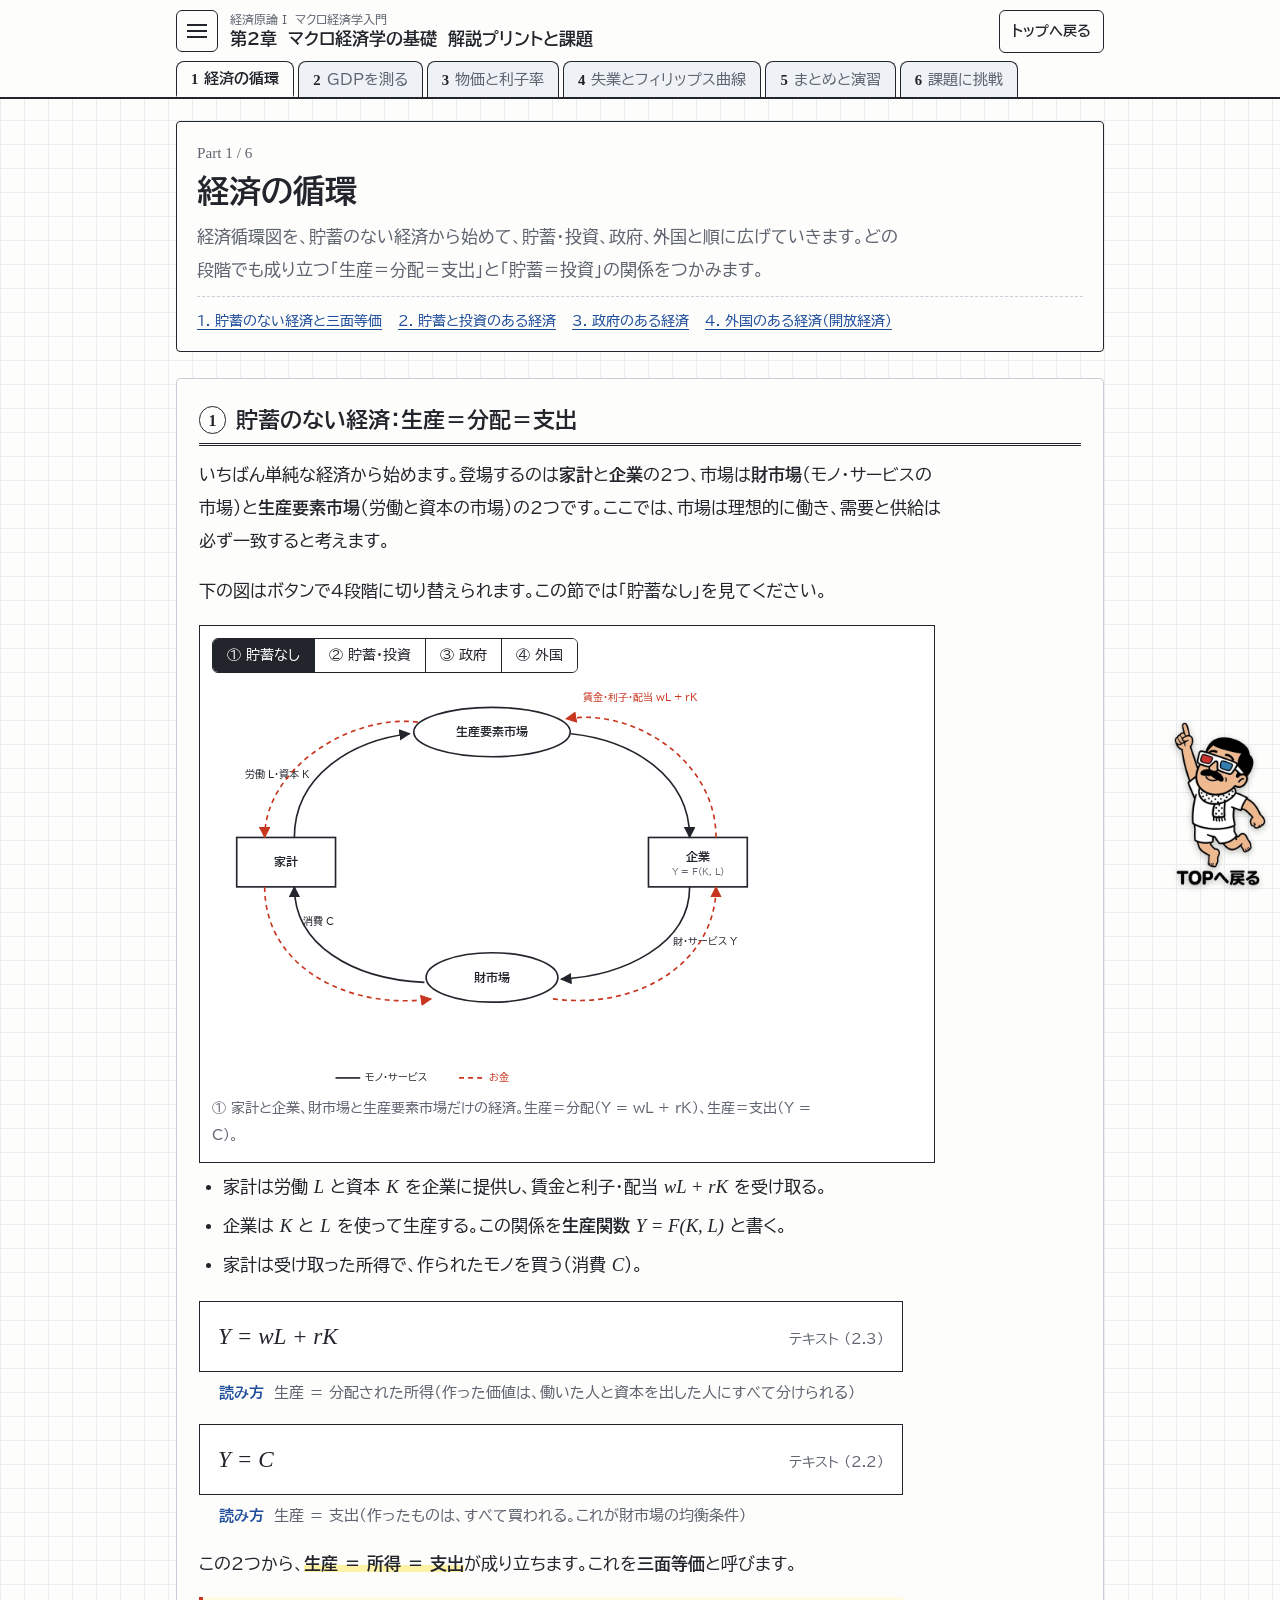
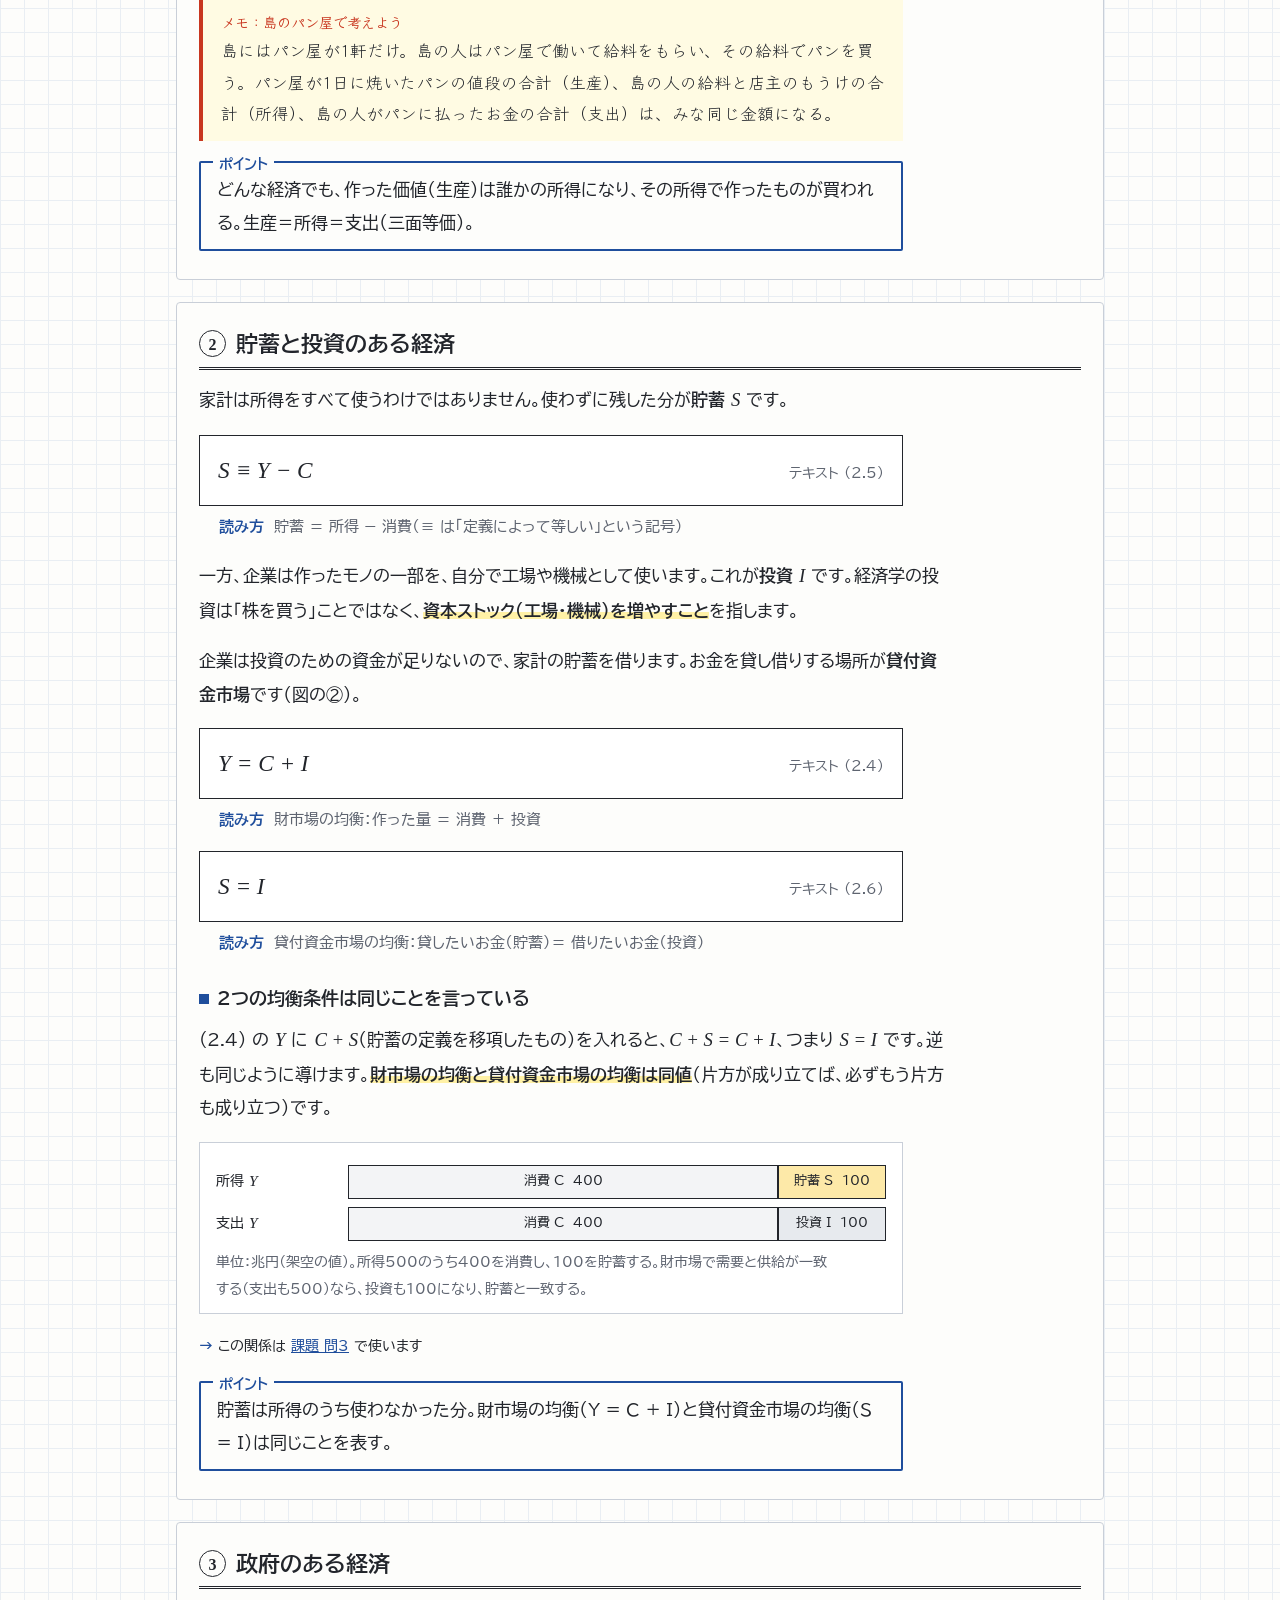
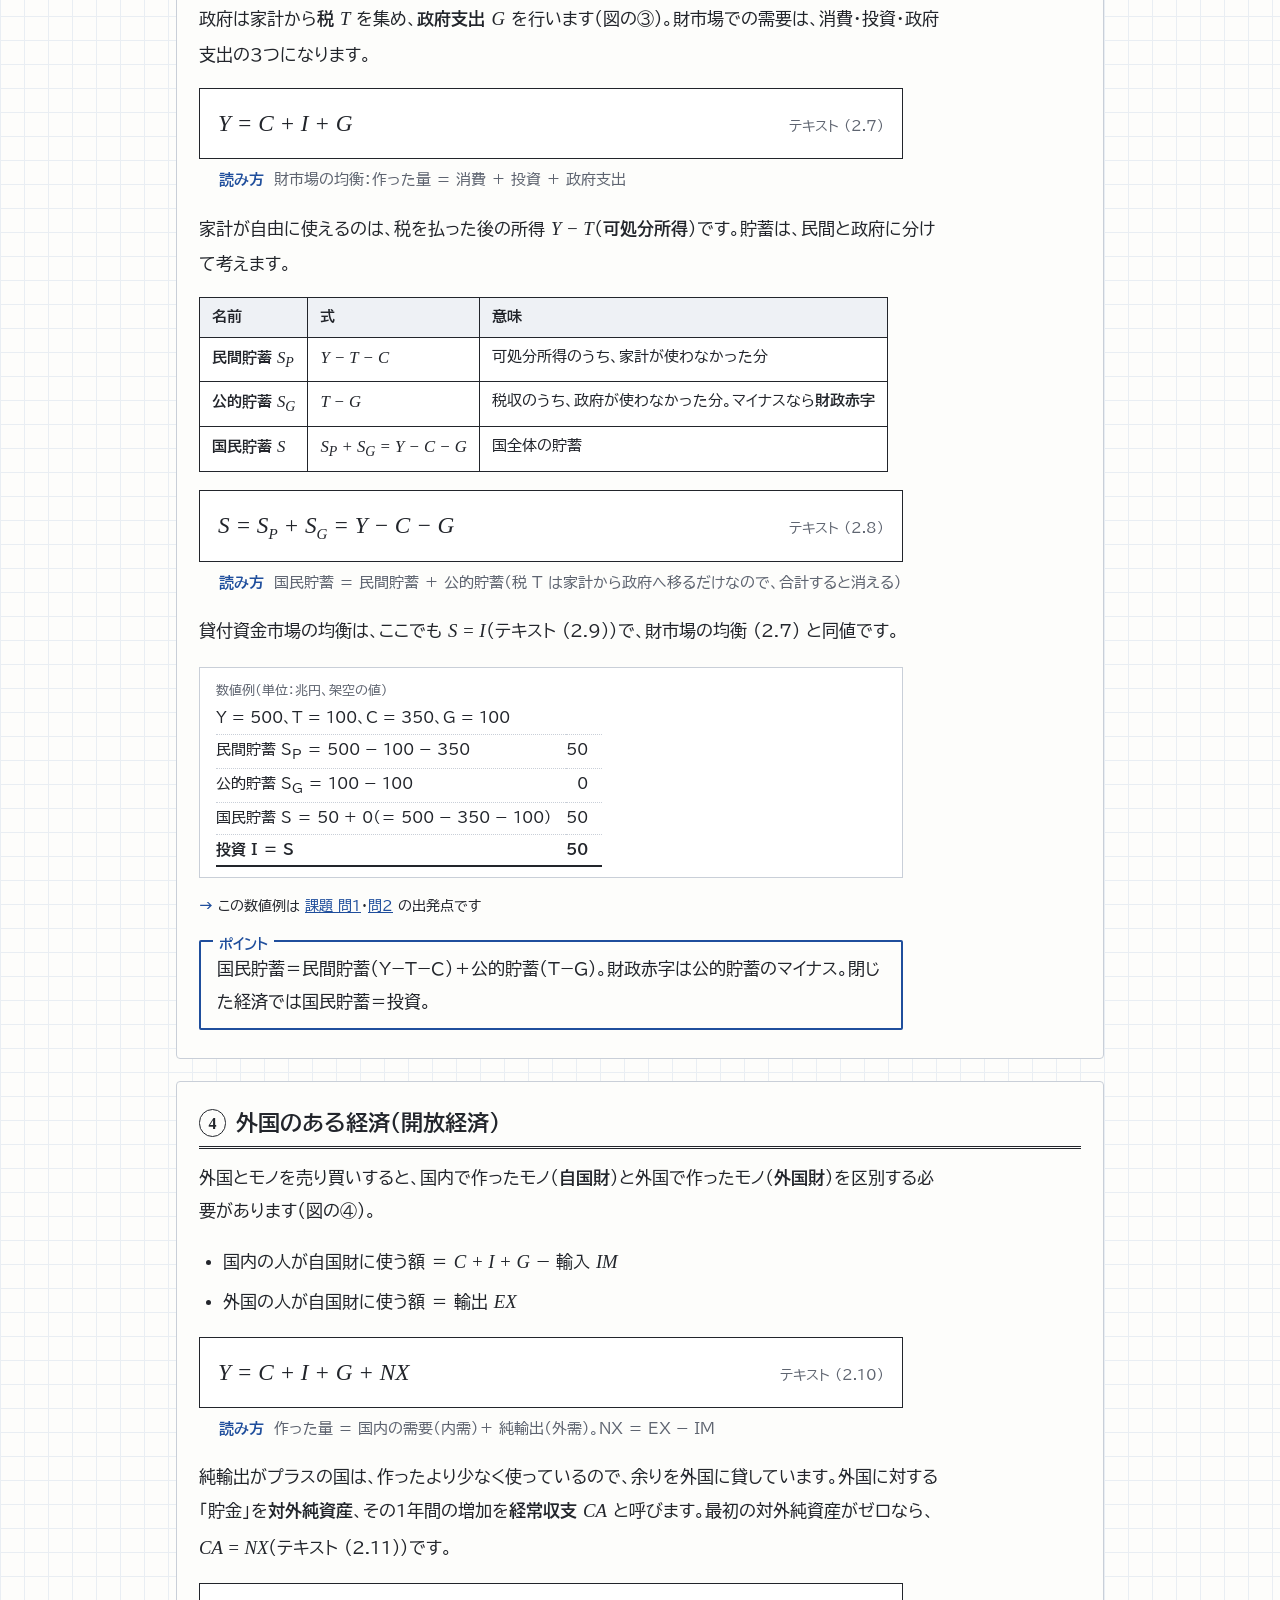
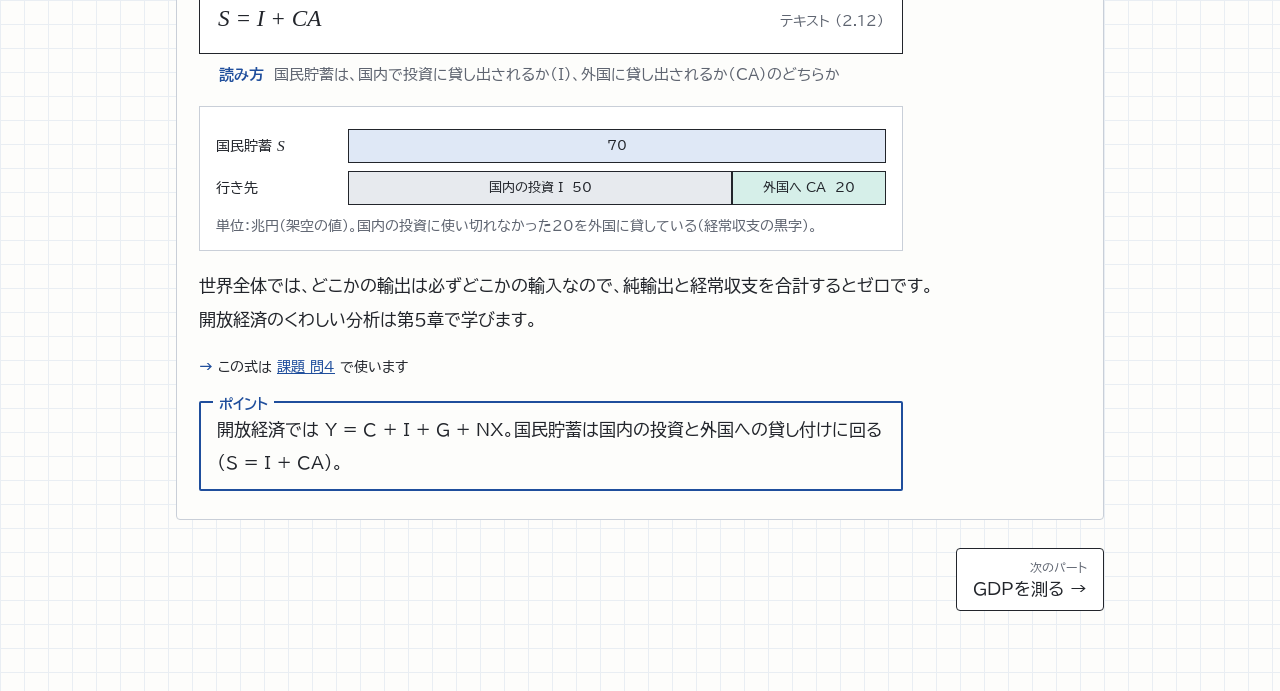
<file: ch02/index.html>
<!DOCTYPE html>
<html lang="ja">
<head>
<meta charset="utf-8">
<meta name="viewport" content="width=device-width, initial-scale=1">
<title>第2章 マクロ経済学の基礎</title>
<link rel="preconnect" href="https://fonts.googleapis.com">
<link rel="preconnect" href="https://fonts.gstatic.com" crossorigin>
<link href="https://fonts.googleapis.com/css2?family=BIZ+UDPGothic:wght@400;700&family=Klee+One:wght@400;600&display=swap" rel="stylesheet">
<style>
/* 設計: 方眼紙に書いた講義プリント。黒インクの本文、青ペンの強調、朱ペンの書き込み、黄色の蛍光ペン。上部に固定ヘッダーとパートのタブ、左からメニューが出る */
:root{
  --paper:#fdfdfb;
  --grid:#e9eef3;
  --ink:#22252b;
  --sub:#5e6470;
  --line:#c9cfd8;
  --blue:#1f4e9c;
  --red:#c8361f;
  --teal:#0b6b5d;
  --marker:#fff1a6;
  --note:#fffbe3;
  --font-body:"BIZ UDPGothic","Hiragino Kaku Gothic ProN","Yu Gothic",Meiryo,sans-serif;
  --font-hand:"Klee One","Hiragino Maru Gothic ProN","Yu Gothic",sans-serif;
  --font-math:"Times New Roman",Times,serif;
  color-scheme:light;
}
*{box-sizing:border-box}
html,body{margin:0}
body{
  background-color:var(--paper);
  background-image:linear-gradient(var(--grid) 1px,transparent 1px),linear-gradient(90deg,var(--grid) 1px,transparent 1px);
  background-size:24px 24px;
  color:var(--ink);font-family:var(--font-body);font-size:17px;line-height:1.95;
  -webkit-text-size-adjust:100%;
}
a{color:var(--blue)}
button{font:inherit;color:inherit}
:focus-visible{outline:2px solid var(--blue);outline-offset:2px}

/* ヘッダー */
.bar{position:sticky;top:0;z-index:20;background:var(--paper);border-bottom:2px solid var(--ink)}
.bar-in{max-width:960px;margin:0 auto;padding:10px 16px 0;display:flex;align-items:center;gap:12px}
.burger{width:42px;height:42px;border:1.5px solid var(--ink);background:var(--paper);border-radius:6px;display:grid;place-items:center;cursor:pointer;flex:none}
.burger span{display:block;width:20px;height:2px;background:var(--ink);box-shadow:0 -6px 0 var(--ink),0 6px 0 var(--ink)}
.course{line-height:1.35;min-width:0}
.course small{display:block;color:var(--sub);font-size:.78rem}
.course b{font-size:1.05rem}
.home{margin-left:auto;flex:none;padding:7px 12px;border:1.5px solid var(--ink);border-radius:6px;background:var(--paper);color:var(--ink);text-decoration:none;font-size:.85rem;font-weight:700;white-space:nowrap}
.home:hover,.home:focus-visible{background:var(--ink);color:var(--paper);outline:none}
.tabs{max-width:960px;margin:8px auto 0;padding:0 16px;display:flex;gap:4px;overflow-x:auto;scrollbar-width:none}
.tabs::-webkit-scrollbar{display:none}
.tab{flex:none;border:1.5px solid var(--ink);border-bottom:none;background:#eef1f5;border-radius:8px 8px 0 0;padding:6px 14px 5px;cursor:pointer;font-size:.92rem;line-height:1.5;color:var(--sub);position:relative;top:2px}
.tab .n{font-family:var(--font-math);font-weight:700;margin-right:6px;color:var(--ink)}
.tab[aria-selected="true"]{background:var(--paper);color:var(--ink);font-weight:700;border-bottom:2px solid var(--paper);z-index:1}

/* ドロワー */
.scrim{position:fixed;inset:0;background:rgba(20,24,32,.35);z-index:30;opacity:0;pointer-events:none;transition:opacity .2s}
.drawer{position:fixed;top:0;left:0;bottom:0;width:min(340px,86vw);background:var(--paper);z-index:31;border-right:2px solid var(--ink);transform:translateX(-102%);transition:transform .22s ease;overflow-y:auto;padding:16px 18px 40px}
body.menu-open .scrim{opacity:1;pointer-events:auto}
body.menu-open .drawer{transform:none}
.drawer-head{display:flex;justify-content:space-between;align-items:center;border-bottom:1.5px solid var(--ink);padding-bottom:8px;margin-bottom:10px}
.drawer-head b{font-size:1rem}
.close{border:1.5px solid var(--ink);background:none;border-radius:6px;width:36px;height:36px;cursor:pointer;font-size:1.2rem;line-height:1}
.drawer h4{margin:14px 0 2px;font-size:.95rem}
.drawer h4 button{background:none;border:none;padding:0;cursor:pointer;text-align:left;font-weight:700}
.drawer h4 .n{font-family:var(--font-math);margin-right:6px}
.drawer ul{list-style:none;margin:0;padding:0 0 0 12px;border-left:1.5px solid var(--line)}
.drawer li button{background:none;border:none;padding:3px 0;cursor:pointer;color:var(--sub);text-align:left;font-size:.9rem;line-height:1.5}
.drawer li button:hover{color:var(--blue)}
.drawer .cur>button{color:var(--blue)}

/* 本文 */
main{max-width:960px;margin:0 auto;padding:22px 16px 80px}
.part{display:none}
.part.on{display:block}
.part-head{background:var(--paper);border:1.5px solid var(--ink);border-radius:4px;padding:16px 20px;margin-bottom:26px}
.part-head .pn{font-family:var(--font-math);font-size:.95rem;color:var(--sub)}
.part-head h1{font-size:clamp(1.5rem,3.6vw,2rem);line-height:1.4;margin:2px 0 6px;text-wrap:balance}
.part-head p{margin:0;color:var(--sub);max-width:42em}
.toc-mini{display:flex;flex-wrap:wrap;gap:4px 16px;margin-top:10px;padding-top:10px;border-top:1px dashed var(--line);font-size:.9rem}
.toc-mini button{background:none;border:none;padding:0;cursor:pointer;color:var(--blue);text-decoration:underline;text-underline-offset:3px}

section{background:var(--paper);border:1px solid var(--line);border-radius:4px;padding:6px 22px 24px;margin-bottom:22px;scroll-margin-top:120px}
@media (max-width:560px){section{padding:4px 14px 18px}}
h2{font-size:1.4rem;line-height:1.5;margin:18px 0 12px;padding-bottom:6px;border-bottom:3px double var(--ink);text-wrap:balance}
h2 .sn{display:inline-block;min-width:1.7em;height:1.7em;line-height:1.7em;text-align:center;border:1.5px solid var(--ink);border-radius:50%;font-family:var(--font-math);font-size:1rem;margin-right:10px;vertical-align:.12em}
h3{font-size:1.1rem;margin:24px 0 6px;text-wrap:balance}
h3::before{content:"";display:inline-block;width:10px;height:10px;background:var(--blue);margin-right:8px;vertical-align:.05em}
p{margin:0 0 1em;max-width:44em}
.mk{background:linear-gradient(transparent 58%,var(--marker) 58%);font-weight:700}
.v{font-family:var(--font-math);font-style:italic;font-size:1.1em;white-space:nowrap}
.plus{color:var(--teal);font-weight:700}
.minus{color:var(--red);font-weight:700}
ul.dots,ol.steps{margin:0 0 1em;padding-left:1.4em;max-width:44em}
ul.dots li,ol.steps li{margin:3px 0}

/* 数式ボックス（教科書風に式番号を右寄せ） */
.eq{border:1.5px solid var(--ink);background:#fff;padding:12px 18px;margin:16px 0 6px;max-width:44rem;display:flex;align-items:baseline;gap:16px;flex-wrap:wrap}
.eq .f{font-family:var(--font-math);font-size:1.45rem;font-style:italic}
.eq .f sub{font-size:.65em}
.eq .no{margin-left:auto;font-size:.85rem;color:var(--sub)}
.eq-read{max-width:44rem;margin:0 0 16px;padding-left:20px;font-size:.95rem;color:var(--sub)}
.eq-read::before{content:"読み方　";color:var(--blue);font-weight:700}

/* 先生のメモ */
.memo{font-family:var(--font-hand);background:var(--note);border-left:4px solid var(--red);padding:12px 16px 12px 18px;margin:16px 0;max-width:44rem;font-size:1.05rem;line-height:1.85}
.memo .who{display:block;color:var(--red);font-weight:600;font-size:.9rem}
/* ポイント */
.point{border:2px solid var(--blue);border-radius:2px;padding:10px 16px;margin:20px 0 4px;max-width:44rem;position:relative}
.point::before{content:"ポイント";position:absolute;top:-.85em;left:12px;background:var(--paper);padding:0 6px;color:var(--blue);font-weight:700;font-size:.85rem}
.point p{margin:0}

/* 帯グラフ */
.bars{background:#fff;border:1px solid var(--line);padding:14px 16px 10px;margin:14px 0 18px;max-width:44rem}
.bars .sw{display:flex;gap:0;margin-bottom:12px;border:1.5px solid var(--ink);border-radius:6px;overflow:hidden;width:max-content}
.bars .sw button{border:none;background:#fff;padding:3px 14px;cursor:pointer;font-size:.88rem}
.bars .sw button+button{border-left:1.5px solid var(--ink)}
.bars .sw button[aria-selected="true"]{background:var(--ink);color:#fff}
.brow{display:grid;grid-template-columns:7.2em 1fr;align-items:center;gap:10px;margin:8px 0}
.brow .lab{font-size:.88rem;line-height:1.35}
.track{position:relative;height:34px}
.seg{position:absolute;top:0;bottom:0;display:flex;align-items:center;justify-content:center;font-size:.8rem;border:1.5px solid var(--ink);white-space:nowrap;overflow:hidden;font-variant-numeric:tabular-nums}
.seg.y{background:#dfe8f6}
.seg.c{background:#f3f4f6}.seg.i{background:#e7eaee}.seg.g{background:#d9dde3}
.seg.gap-p{background:repeating-linear-gradient(45deg,#d6efe9,#d6efe9 5px,#fff 5px,#fff 10px);color:var(--teal);font-weight:700;border-color:var(--teal);border-style:dashed}
.seg.gap-m{background:repeating-linear-gradient(45deg,#f8ddd7,#f8ddd7 5px,#fff 5px,#fff 10px);color:var(--red);font-weight:700;border-color:var(--red);border-style:dashed}
.seg.b{background:#e7eaee}.seg.ri{background:#fde9a8}.seg.nx{background:#d6efe9}
.seg-lab{position:absolute;top:0;bottom:0;display:flex;align-items:center;font-size:.85rem;white-space:nowrap}
.bars .cap{font-size:.88rem;color:var(--sub);margin:6px 0 0}

/* 表 */
.tw{overflow-x:auto;margin:12px 0 18px}
table{border-collapse:collapse;background:#fff;font-size:.95rem;font-variant-numeric:tabular-nums}
th,td{border:1px solid var(--ink);padding:7px 12px;text-align:left;vertical-align:top;line-height:1.6}
thead th{background:#eef1f5}
td.c{text-align:center;white-space:nowrap}
td.r{text-align:right}
table.calc-t td{border:none;border-bottom:1px dotted var(--line);padding:3px 14px 3px 0}
table.calc-t tr:last-child td{border-bottom:2px solid var(--ink);font-weight:700}

/* 図 */
figure{margin:14px 0 20px}
figcaption{font-size:.85rem;color:var(--sub);margin-top:4px}
.figbox{background:#fff;border:1px solid var(--line);padding:8px;overflow-x:auto}
svg text{font-family:var(--font-body);fill:var(--ink)}
svg .m{font-family:var(--font-math);font-style:italic}

/* シミュレーター */
.sim{background:#fff;border:1.5px solid var(--ink);padding:14px;margin:16px 0;display:grid;grid-template-columns:1fr;gap:14px}
@media (min-width:860px){.sim{grid-template-columns:minmax(0,1.15fr) minmax(0,1fr)}}
.grp{margin-bottom:10px}
.grp .gl{font-size:.78rem;color:var(--sub);display:block;margin-bottom:3px}
.chips{display:flex;flex-wrap:wrap;gap:5px}
.chips button{border:1.5px solid var(--ink);background:#fff;padding:2px 10px;border-radius:4px;cursor:pointer;font-size:.85rem;line-height:1.6}
.chips button[aria-pressed="true"]{background:var(--ink);color:#fff}
.explain{border-top:1px dashed var(--line);padding-top:10px;margin-top:6px}
.explain .t{font-weight:700;margin:0}
.explain .x{font-size:.95rem;margin:4px 0}
.explain .f{font-size:.8rem;color:var(--sub);margin:0}
.meter{display:grid;grid-template-columns:repeat(3,1fr);border:1.5px solid var(--ink);margin:10px 0}
.meter div{padding:6px 8px;text-align:center}
.meter div+div{border-left:1px solid var(--ink)}
.meter small{display:block;font-size:.75rem;color:var(--sub);line-height:1.3}
.meter strong{font-size:1.3rem;font-family:var(--font-math);font-variant-numeric:tabular-nums}
.sl{display:grid;grid-template-columns:7.4em 1fr 3.6em;gap:8px;align-items:center;font-size:.88rem}
.sl input{width:100%;accent-color:var(--blue)}
.sl output{text-align:right;font-family:var(--font-math);font-variant-numeric:tabular-nums}
.sm{font-size:.8rem;color:var(--sub);margin:6px 0 0}

/* 内部タブ（ケース別） */
.itabs{display:flex;gap:0;border-bottom:1.5px solid var(--ink);margin:14px 0 0;overflow-x:auto}
.itabs button{border:none;background:none;padding:6px 14px;cursor:pointer;color:var(--sub);border-bottom:3px solid transparent;margin-bottom:-1.5px;white-space:nowrap}
.itabs button[aria-selected="true"]{color:var(--ink);font-weight:700;border-bottom-color:var(--blue)}
.ipanel{padding:12px 0 0}
.ipanel[hidden]{display:none}
.case{border-left:3px solid var(--line);padding:2px 0 2px 14px;margin:0 0 16px;max-width:44rem}
.case b{display:block}
.case .res{font-size:.9rem;margin:2px 0}
.case p{margin:2px 0 0;font-size:.97rem}

/* 手順 */
.flow{display:grid;grid-template-columns:1fr;gap:8px;max-width:44rem;margin:12px 0 16px;counter-reset:f}
@media (min-width:700px){.flow{grid-template-columns:repeat(3,1fr)}}
.flow div{border:1.5px solid var(--ink);background:#fff;padding:10px 12px;font-size:.93rem;line-height:1.7;counter-increment:f}
.flow div::before{content:"手順" counter(f);display:block;font-weight:700;color:var(--blue);font-size:.82rem}

/* 計算機 */
.calc{background:#fff;border:1.5px solid var(--ink);padding:14px 16px;margin:14px 0;max-width:44rem}
.calc .out{font-size:.98rem;margin-top:10px}
.calc .chk{color:var(--sub);font-size:.88rem}

/* 確認問題 */
.q{border:1px solid var(--ink);background:#fff;margin:10px 0;max-width:46rem}
.q .qq{padding:10px 14px;display:flex;gap:10px}
.q .qn{font-family:var(--font-math);font-weight:700;color:var(--blue)}
.q button.show{margin:0 14px 10px;border:1.5px solid var(--ink);background:#fff;border-radius:4px;padding:2px 12px;cursor:pointer;font-size:.85rem}
.q .ans{border-top:1px dashed var(--line);padding:8px 14px 10px;font-family:var(--font-hand);font-size:1.05rem;background:var(--note)}
.q .ans[hidden]{display:none}
.q .ans::before{content:"解答　";color:var(--red);font-weight:600}

/* 前後ナビ */
.pager{display:flex;justify-content:space-between;gap:10px;margin-top:28px;flex-wrap:wrap}
.pager button{border:1.5px solid var(--ink);background:#fff;padding:10px 16px;cursor:pointer;border-radius:4px;text-align:left;line-height:1.4;max-width:48%}
.pager button small{display:block;color:var(--sub);font-size:.78rem}
.pager .next{margin-left:auto;text-align:right}
.src{font-size:.82rem;color:var(--sub);margin-top:30px;border-top:1px solid var(--line);padding-top:10px}

/* キャラクター */
.talk{display:flex;align-items:flex-end;gap:12px;margin:14px 0 18px;max-width:44rem}
.talk img{width:118px;height:auto;flex:none}
.talk .bubble{position:relative;background:#fff;border:2px solid var(--ink);border-radius:14px;padding:10px 16px;font-family:var(--font-hand);font-size:1.08rem;line-height:1.75;margin-bottom:30px}
.talk .bubble::before{content:"";position:absolute;left:-12px;bottom:16px;border:6px solid transparent;border-right:8px solid var(--ink)}
.talk .bubble::after{content:"";position:absolute;left:-8px;bottom:17px;border:5px solid transparent;border-right:7px solid #fff}
.talk.r{flex-direction:row-reverse;margin-left:auto}
.talk.r .bubble::before{left:auto;right:-12px;border-right-color:transparent;border-left:8px solid var(--ink)}
.talk.r .bubble::after{left:auto;right:-8px;border-right-color:transparent;border-left:7px solid #fff}
.part-head{display:flex;gap:16px;align-items:flex-end}
.part-head .ph-main{flex:1;min-width:0}
.part-head .ph-fig{flex:none;width:150px;text-align:center;margin:-6px 0 -16px}
.part-head .ph-say{font-family:var(--font-hand);font-size:.88rem;line-height:1.5;background:#fff;border:1.5px solid var(--ink);border-radius:10px;padding:5px 8px;margin-bottom:6px;text-align:left;position:relative}
.part-head .ph-say::after{content:"";position:absolute;left:50%;bottom:-7px;width:10px;height:10px;background:#fff;border-right:1.5px solid var(--ink);border-bottom:1.5px solid var(--ink);transform:translateX(-50%) rotate(45deg)}
.part-head .ph-fig img{width:100%;height:auto;display:block}
@media (max-width:560px){.talk img{width:86px}.part-head .ph-fig{width:96px}.talk .bubble{font-size:1rem}}
.memo.withfig{display:flex;gap:14px;align-items:center}
.memo.withfig img{width:104px;height:auto;flex:none}
@media (max-width:560px){.memo.withfig img{width:78px}}

/* 課題パート */
.dl{margin:10px 0 16px}
.dlbtn{display:inline-flex;align-items:center;gap:12px;border:2px solid var(--ink);background:#fff;color:var(--ink);text-decoration:none;padding:8px 16px 8px 10px;border-radius:6px;line-height:1.4;box-shadow:3px 3px 0 var(--ink)}
.dlbtn:hover{background:#eef2fa}
.dlbtn:active{transform:translate(2px,2px);box-shadow:1px 1px 0 var(--ink)}
.dlbtn .dlico{width:34px;height:40px;background:#2b579a;color:#fff;font-weight:700;display:grid;place-items:center;border-radius:3px;font-family:var(--font-math);font-size:1.2rem}
.dlbtn b{display:block}
.dlbtn small{display:block;color:var(--sub);font-size:.8rem}

.xref{font-size:.9rem;margin:6px 0 12px;max-width:44em}
.xref::before{content:"→ ";color:var(--blue);font-weight:700}
.xref a,.dots a{color:var(--blue);cursor:pointer}
.kq{border:2px solid var(--ink);background:#fff;padding:12px 16px;margin:12px 0 14px;max-width:46rem}
.kq .lab{display:inline-block;background:var(--ink);color:#fff;font-size:.8rem;padding:0 8px;border-radius:3px;margin-bottom:4px}
.kq p{margin:4px 0}
.memo.hint{border-left-color:var(--blue)}
.memo.hint .who{color:var(--blue)}
.locked{display:none;border:1.5px dashed var(--line);color:var(--sub);padding:8px 14px;max-width:44rem;font-size:.92rem;background:#fff}
body.ans-off .locked{display:block}
body.ans-off .sol{display:none}
.solbtn{border:1.5px solid var(--ink);background:var(--ink);color:#fff;border-radius:4px;padding:6px 16px;cursor:pointer;margin:6px 0 10px}
.solbtn[aria-expanded="true"]{background:#fff;color:var(--ink)}
.step{border-top:1px dashed var(--line);padding-top:6px;margin-top:10px}
h3.stp::before{display:none}
h3.stp .st{display:inline-block;font-size:.8rem;background:var(--blue);color:#fff;padding:0 9px;border-radius:3px;margin-right:8px;vertical-align:.12em}
.ansSwitch{display:flex;flex-wrap:wrap;align-items:center;gap:6px 16px;border:2px solid var(--ink);background:#fff;padding:10px 14px;margin:14px 0 16px;max-width:46rem}
.sw-l{display:flex;align-items:center;gap:10px;cursor:pointer;font-weight:700}
.sw-l input{position:absolute;opacity:0;width:1px;height:1px}
.sw-ui{width:46px;height:26px;border-radius:13px;background:#c9cfd8;position:relative;flex:none;transition:background .15s}
.sw-ui::after{content:"";position:absolute;top:3px;left:3px;width:20px;height:20px;border-radius:50%;background:#fff;box-shadow:0 1px 2px rgba(0,0,0,.3);transition:left .15s}
.sw-l input:checked+.sw-ui{background:var(--teal)}
.sw-l input:checked+.sw-ui::after{left:23px}
.sw-l input:focus-visible+.sw-ui{outline:2px solid var(--blue);outline-offset:2px}
.sw-note{font-size:.88rem;color:var(--sub)}
.gwrap{background:#fff;border:1.5px solid var(--ink);padding:12px;margin:14px 0 6px;max-width:46rem}
.gsw{display:flex;border:1.5px solid var(--ink);border-radius:6px;overflow:hidden;width:max-content;max-width:100%;margin-bottom:8px;flex-wrap:wrap}
.gsw button{border:none;background:#fff;padding:3px 14px;cursor:pointer;font-size:.88rem}
.gsw button+button{border-left:1.5px solid var(--ink)}
.gsw button[aria-pressed="true"]{background:var(--ink);color:#fff}
.gwrap svg{width:100%;max-width:560px;height:auto;display:block}
.gcap{font-size:.88rem;color:var(--sub);margin:6px 0 0}
.howto{font-size:.93rem;max-width:44rem;margin:6px 0 16px;padding-left:1.3em}
.trap{border:2px dashed var(--red);padding:10px 16px;margin:16px 0;max-width:44rem;background:#fff}
.trap b{color:var(--red)}
.point.ketsu::before{content:"結論"}
.answer{border:1.5px solid var(--ink);background:#fff;padding:14px 18px 6px;margin:20px 0 16px;max-width:46rem;position:relative}
.answer::before{content:"答案の書き方の例";position:absolute;top:-.8em;left:12px;background:var(--ink);color:#fff;font-size:.8rem;padding:0 8px;border-radius:3px}
.answer p{font-size:.97rem}
.num{background:#fff;border:1px solid var(--line);padding:10px 16px;margin:14px 0;max-width:44rem}
.num .h{font-size:.82rem;color:var(--sub);display:block}
#kadai .brow{grid-template-columns:5.5em 1fr}
#kadai .seg.g{background:#fde9a8}
@media (prefers-reduced-motion: reduce){*{transition:none!important}}

/* 数式（分数・Σ/Π/∫ の上下添字）— 全章共通 */
.mx{font-family:var(--font-math);display:inline-flex;align-items:center;gap:.12em;vertical-align:middle;white-space:nowrap;font-size:1.08em}
.mx i{font-style:italic}
.frac{display:inline-flex;flex-direction:column;align-items:center;vertical-align:middle;margin:0 .12em;line-height:1.25}
.frac>span:first-child{border-bottom:1px solid currentColor;padding:0 .25em}
.frac>span:last-child{padding:0 .25em}
.bop{display:inline-flex;flex-direction:column;align-items:center;vertical-align:middle;line-height:1;margin:0 .12em}
.bop .s{font-size:1.7em;line-height:1}
.bop small{font-size:.62em;line-height:1.1}
.eq .mx{font-size:1.25rem}
.eq.mxeq .f{font-style:normal}
.mxblock{display:block;overflow-x:auto;padding:4px 0}

/* TOPへ戻る（イラストのボタン） */
.totop{position:fixed;right:14px;bottom:14px;z-index:15;display:block;width:92px;line-height:0;border-radius:10px;transition:transform .15s}
.totop img{width:100%;height:auto;display:block;filter:drop-shadow(0 2px 3px rgba(0,0,0,.25))}
.totop:hover{transform:translateY(-4px)}
.totop:focus-visible{outline:2px solid var(--blue);outline-offset:3px}
@media (max-width:560px){.totop{width:64px;right:8px;bottom:8px}}
@media (prefers-reduced-motion: reduce){.totop{transition:none}.totop:hover{transform:none}}
@media print{.totop{display:none}}
</style>
</head>
<body>

<div class="scrim" id="scrim"></div>
<nav class="drawer" id="drawer" aria-label="全体の目次" aria-hidden="true">
  <div class="drawer-head"><b>目次</b><button class="close" id="closeBtn" aria-label="目次を閉じる">×</button></div>
  <div id="drawerList"></div>
</nav>

<header class="bar">
  <div class="bar-in">
    <button class="burger" id="menuBtn" aria-label="目次を開く" aria-controls="drawer" aria-expanded="false"><span></span></button>
    <div class="course"><small>経済原論 I　マクロ経済学入門</small><b>第2章　マクロ経済学の基礎　解説プリントと課題</b></div>
    <a class="home" href="../">トップへ戻る</a>
  </div>
  <div class="tabs" role="tablist" aria-label="パート" id="tabs"></div>
</header>

<main>
<!-- ===================== パート1 ===================== -->
<div class="part" id="junkan" data-title="経済の循環" data-desc="経済循環図を、貯蓄のない経済から始めて、貯蓄・投資、政府、外国と順に広げていきます。どの段階でも成り立つ「生産＝分配＝支出」と「貯蓄＝投資」の関係をつかみます。">

<section id="s1" data-t="貯蓄のない経済と三面等価">
<h2><span class="sn">1</span>貯蓄のない経済：生産＝分配＝支出</h2>
<p>いちばん単純な経済から始めます。登場するのは<b>家計</b>と<b>企業</b>の2つ、市場は<b>財市場</b>（モノ・サービスの市場）と<b>生産要素市場</b>（労働と資本の市場）の2つです。ここでは、市場は理想的に働き、需要と供給は必ず一致すると考えます。</p>
<p>下の図はボタンで4段階に切り替えられます。この節では「貯蓄なし」を見てください。</p>
<div class="gwrap">
  <div class="gsw" role="group" aria-label="経済循環図の段階"><button type="button" data-g="cyc" data-s="0" aria-pressed="true">① 貯蓄なし</button><button type="button" data-g="cyc" data-s="1" aria-pressed="false">② 貯蓄・投資</button><button type="button" data-g="cyc" data-s="2" aria-pressed="false">③ 政府</button><button type="button" data-g="cyc" data-s="3" aria-pressed="false">④ 外国</button></div>
  <svg id="gCyc" viewBox="0 0 680 495" role="img" aria-label="経済循環図"></svg>
  <p class="gcap" id="gCyc-cap"></p>
</div>
<ul class="dots">
  <li>家計は労働 <span class="v">L</span> と資本 <span class="v">K</span> を企業に提供し、賃金と利子・配当 <span class="v">wL + rK</span> を受け取る。</li>
  <li>企業は <span class="v">K</span> と <span class="v">L</span> を使って生産する。この関係を<b>生産関数</b> <span class="v">Y = F(K, L)</span> と書く。</li>
  <li>家計は受け取った所得で、作られたモノを買う（消費 <span class="v">C</span>）。</li>
</ul>
<div class="eq"><span class="f">Y = wL + rK</span><span class="no">テキスト (2.3)</span></div>
<p class="eq-read">生産 ＝ 分配された所得（作った価値は、働いた人と資本を出した人にすべて分けられる）</p>
<div class="eq"><span class="f">Y = C</span><span class="no">テキスト (2.2)</span></div>
<p class="eq-read">生産 ＝ 支出（作ったものは、すべて買われる。これが財市場の均衡条件）</p>
<p>この2つから、<span class="mk">生産 ＝ 所得 ＝ 支出</span>が成り立ちます。これを<b>三面等価</b>と呼びます。</p>
<div class="memo"><span class="who">メモ：島のパン屋で考えよう</span>島にはパン屋が1軒だけ。島の人はパン屋で働いて給料をもらい、その給料でパンを買う。パン屋が1日に焼いたパンの値段の合計（生産）、島の人の給料と店主のもうけの合計（所得）、島の人がパンに払ったお金の合計（支出）は、みな同じ金額になる。</div>
<div class="point"><p>どんな経済でも、作った価値（生産）は誰かの所得になり、その所得で作ったものが買われる。生産＝所得＝支出（三面等価）。</p></div>
</section>

<section id="s2" data-t="貯蓄と投資のある経済">
<h2><span class="sn">2</span>貯蓄と投資のある経済</h2>
<p>家計は所得をすべて使うわけではありません。使わずに残した分が<b>貯蓄</b> <span class="v">S</span> です。</p>
<div class="eq"><span class="f">S ≡ Y − C</span><span class="no">テキスト (2.5)</span></div>
<p class="eq-read">貯蓄 ＝ 所得 − 消費（≡ は「定義によって等しい」という記号）</p>
<p>一方、企業は作ったモノの一部を、自分で工場や機械として使います。これが<b>投資</b> <span class="v">I</span> です。経済学の投資は「株を買う」ことではなく、<span class="mk">資本ストック（工場・機械）を増やすこと</span>を指します。</p>
<p>企業は投資のための資金が足りないので、家計の貯蓄を借ります。お金を貸し借りする場所が<b>貸付資金市場</b>です（図の②）。</p>
<div class="eq"><span class="f">Y = C + I</span><span class="no">テキスト (2.4)</span></div>
<p class="eq-read">財市場の均衡：作った量 ＝ 消費 ＋ 投資</p>
<div class="eq"><span class="f">S = I</span><span class="no">テキスト (2.6)</span></div>
<p class="eq-read">貸付資金市場の均衡：貸したいお金（貯蓄）＝ 借りたいお金（投資）</p>
<h3>2つの均衡条件は同じことを言っている</h3>
<p>(2.4) の <span class="v">Y</span> に <span class="v">C + S</span>（貯蓄の定義を移項したもの）を入れると、<span class="v">C + S = C + I</span>、つまり <span class="v">S = I</span> です。逆も同じように導けます。<span class="mk">財市場の均衡と貸付資金市場の均衡は同値</span>（片方が成り立てば、必ずもう片方も成り立つ）です。</p>
<div class="bars">
  <div class="brow"><span class="lab">所得 <span class="v">Y</span></span><div class="track"><div class="seg c" style="left:0;width:80%">消費 C　400</div><div class="seg ri" style="left:80%;width:20%">貯蓄 S　100</div></div></div>
  <div class="brow"><span class="lab">支出 <span class="v">Y</span></span><div class="track"><div class="seg c" style="left:0;width:80%">消費 C　400</div><div class="seg i" style="left:80%;width:20%">投資 I　100</div></div></div>
  <p class="cap">単位：兆円（架空の値）。所得500のうち400を消費し、100を貯蓄する。財市場で需要と供給が一致する（支出も500）なら、投資も100になり、貯蓄と一致する。</p>
</div>
<p class="xref">この関係は <a href="#s21" data-goto="s21">課題 問3</a> で使います</p>
<div class="point"><p>貯蓄は所得のうち使わなかった分。財市場の均衡（Y = C + I）と貸付資金市場の均衡（S = I）は同じことを表す。</p></div>
</section>

<section id="s3" data-t="政府のある経済">
<h2><span class="sn">3</span>政府のある経済</h2>
<p>政府は家計から<b>税</b> <span class="v">T</span> を集め、<b>政府支出</b> <span class="v">G</span> を行います（図の③）。財市場での需要は、消費・投資・政府支出の3つになります。</p>
<div class="eq"><span class="f">Y = C + I + G</span><span class="no">テキスト (2.7)</span></div>
<p class="eq-read">財市場の均衡：作った量 ＝ 消費 ＋ 投資 ＋ 政府支出</p>
<p>家計が自由に使えるのは、税を払った後の所得 <span class="v">Y − T</span>（<b>可処分所得</b>）です。貯蓄は、民間と政府に分けて考えます。</p>
<div class="tw"><table>
<thead><tr><th>名前</th><th>式</th><th>意味</th></tr></thead>
<tbody>
<tr><td><b>民間貯蓄</b> <span class="v">S<sub>P</sub></span></td><td><span class="v">Y − T − C</span></td><td>可処分所得のうち、家計が使わなかった分</td></tr>
<tr><td><b>公的貯蓄</b> <span class="v">S<sub>G</sub></span></td><td><span class="v">T − G</span></td><td>税収のうち、政府が使わなかった分。マイナスなら<b>財政赤字</b></td></tr>
<tr><td><b>国民貯蓄</b> <span class="v">S</span></td><td><span class="v">S<sub>P</sub> + S<sub>G</sub> = Y − C − G</span></td><td>国全体の貯蓄</td></tr>
</tbody></table></div>
<div class="eq"><span class="f">S = S<sub>P</sub> + S<sub>G</sub> = Y − C − G</span><span class="no">テキスト (2.8)</span></div>
<p class="eq-read">国民貯蓄 ＝ 民間貯蓄 ＋ 公的貯蓄（税 T は家計から政府へ移るだけなので、合計すると消える）</p>
<p>貸付資金市場の均衡は、ここでも <span class="v">S = I</span>（テキスト (2.9)）で、財市場の均衡 (2.7) と同値です。</p>
<div class="num"><span class="h">数値例（単位：兆円、架空の値）</span>
<table class="calc-t">
<tr><td>Y = 500、T = 100、C = 350、G = 100</td><td class="r"></td></tr>
<tr><td>民間貯蓄 S<sub>P</sub> ＝ 500 − 100 − 350</td><td class="r">50</td></tr>
<tr><td>公的貯蓄 S<sub>G</sub> ＝ 100 − 100</td><td class="r">0</td></tr>
<tr><td>国民貯蓄 S ＝ 50 + 0（＝ 500 − 350 − 100）</td><td class="r">50</td></tr>
<tr><td>投資 I ＝ S</td><td class="r">50</td></tr>
</table></div>
<p class="xref">この数値例は <a href="#s19" data-goto="s19">課題 問1</a>・<a href="#s20" data-goto="s20">問2</a> の出発点です</p>
<div class="point"><p>国民貯蓄＝民間貯蓄（Y−T−C）＋公的貯蓄（T−G）。財政赤字は公的貯蓄のマイナス。閉じた経済では国民貯蓄＝投資。</p></div>
</section>

<section id="s4" data-t="外国のある経済（開放経済）">
<h2><span class="sn">4</span>外国のある経済（開放経済）</h2>
<p>外国とモノを売り買いすると、国内で作ったモノ（<b>自国財</b>）と外国で作ったモノ（<b>外国財</b>）を区別する必要があります（図の④）。</p>
<ul class="dots">
  <li>国内の人が自国財に使う額 ＝ <span class="v">C + I + G</span> − 輸入 <span class="v">IM</span></li>
  <li>外国の人が自国財に使う額 ＝ 輸出 <span class="v">EX</span></li>
</ul>
<div class="eq"><span class="f">Y = C + I + G + NX</span><span class="no">テキスト (2.10)</span></div>
<p class="eq-read">作った量 ＝ 国内の需要（内需）＋ 純輸出（外需）。NX ＝ EX − IM</p>
<p>純輸出がプラスの国は、作ったより少なく使っているので、余りを外国に貸しています。外国に対する「貯金」を<b>対外純資産</b>、その1年間の増加を<b>経常収支</b> <span class="v">CA</span> と呼びます。最初の対外純資産がゼロなら、<span class="v">CA = NX</span>（テキスト (2.11)）です。</p>
<div class="eq"><span class="f">S = I + CA</span><span class="no">テキスト (2.12)</span></div>
<p class="eq-read">国民貯蓄は、国内で投資に貸し出されるか（I）、外国に貸し出されるか（CA）のどちらか</p>
<div class="bars">
  <div class="brow"><span class="lab">国民貯蓄 <span class="v">S</span></span><div class="track"><div class="seg y" style="left:0;width:100%">70</div></div></div>
  <div class="brow"><span class="lab">行き先</span><div class="track"><div class="seg i" style="left:0;width:71.4%">国内の投資 I　50</div><div class="seg nx" style="left:71.4%;width:28.6%">外国へ CA　20</div></div></div>
  <p class="cap">単位：兆円（架空の値）。国内の投資に使い切れなかった20を外国に貸している（経常収支の黒字）。</p>
</div>
<p>世界全体では、どこかの輸出は必ずどこかの輸入なので、純輸出と経常収支を合計するとゼロです。開放経済のくわしい分析は第5章で学びます。</p>
<p class="xref">この式は <a href="#s22" data-goto="s22">課題 問4</a> で使います</p>
<div class="point"><p>開放経済では Y = C + I + G + NX。国民貯蓄は国内の投資と外国への貸し付けに回る（S = I + CA）。</p></div>
</section>
</div>

<!-- ===================== パート2 ===================== -->
<div class="part" id="gdp" data-title="GDPを測る" data-desc="国の経済の大きさを表す GDP は、どう計算するのでしょうか。付加価値、グロスとネット、GDP と GNI、名目と実質、フローとストックを、数値例で確かめます。">

<section id="s5" data-t="GDPと付加価値">
<h2><span class="sn">5</span>GDP は「付加価値の合計」</h2>
<p><b>GDP</b>（国内総生産）は、<span class="mk">ある一定期間に国内で生産された最終生産物の価値の合計</span>です。いろいろな財の数量を、市場価格を重みにして足し合わせます。</p>
<div class="eq"><span class="f">Y = p¹q¹ + p²q² + ⋯ + pⁿqⁿ</span><span class="no">テキスト p.36</span></div>
<p class="eq-read">GDP ＝ 各財の（価格 × 数量）の合計。i 番目の財の価格が pⁱ、数量が qⁱ</p>
<p>市場価格を重みに使うのは、価格に消費者の評価（限界便益、第1章）が表れていると考えるからです。</p>
<h3>中間生産物は数えない</h3>
<p>農家が小麦を作って製粉業者に100万円で売り、製粉業者が小麦粉にしてパン屋に150万円で売り、パン屋がパンにして消費者に200万円で売ったとします（テキスト図2.3）。</p>
<div class="bars">
  <div class="brow"><span class="lab">農家</span><div class="track"><div class="seg ri" style="left:0;width:50%">付加価値 100</div></div></div>
  <div class="brow"><span class="lab">製粉業者</span><div class="track"><div class="seg i" style="left:0;width:50%">仕入れ（小麦）100</div><div class="seg ri" style="left:50%;width:25%">付加 50</div></div></div>
  <div class="brow"><span class="lab">パン屋</span><div class="track"><div class="seg i" style="left:0;width:75%">仕入れ（小麦粉）150</div><div class="seg ri" style="left:75%;width:25%">付加 50</div></div></div>
  <div class="brow"><span class="lab">GDP</span><div class="track"><div class="seg nx" style="left:0;width:100%">最終生産物（パン）200 ＝ 付加価値の合計 100 + 50 + 50</div></div></div>
  <p class="cap">単位：万円。黄色が各段階で新しく生み出された価値（付加価値）。</p>
</div>
<ul class="dots">
  <li><b>付加価値</b> ＝ 売上 − 原材料などの仕入れ。その段階で新しく生み出した価値。</li>
  <li>小麦・小麦粉・パンの売上を全部足すと450万円ですが、これは小麦の価値を3回、小麦粉の価値を2回数えてしまいます（<b>二重計算</b>）。</li>
  <li>GDP は最終生産物のパンの200万円で、<span class="mk">これは各段階の付加価値の合計に等しい</span>。</li>
</ul>
<div class="point"><p>GDP は最終生産物の価値の合計＝各段階の付加価値の合計。途中で使われる中間生産物は数えない。</p></div>
</section>

<section id="s6" data-t="グロスとネット、市場で取引されないもの">
<h2><span class="sn">6</span>グロスとネット、市場で取引されないもの</h2>
<h3>グロス（粗）とネット（純）</h3>
<p>機械や建物は、使うと少しずつ傷みます。この目減りを<b>資本減耗</b>と呼びます。資本減耗は推計が難しいので、GDP は資本減耗を差し引かない<b>グロス</b>（総・粗）の値です。差し引いた<b>ネット</b>（純）の値が<b>国内純生産</b>（NDP）です。</p>
<div class="eq"><span class="f">NDP = GDP − 資本減耗</span><span class="no">テキスト p.38</span></div>
<h3>市場で取引されないものはどう扱うか</h3>
<div class="tw"><table>
<thead><tr><th>もの</th><th>GDP での扱い</th></tr></thead>
<tbody>
<tr><td>政府のサービス（警察、国防など）</td><td>市場価格がないので、<b>かかった費用</b>で評価して含める</td></tr>
<tr><td>持ち家に住むこと</td><td>家賃を払ったものとみなして推計し、含める（<b>帰属家賃</b>）</td></tr>
<tr><td>農家が自分で食べる野菜</td><td>推計して含める（帰属計算）</td></tr>
<tr><td>家事労働</td><td>推計が難しいので<b>含めない</b></td></tr>
<tr><td>公害、環境汚染</td><td>本来はマイナスとして数えるべきだが、<b>考慮されていない</b></td></tr>
</tbody></table></div>
<div class="memo"><span class="who">メモ：帰属家賃がないとどうなる？</span>同じ家に同じように住んでいても、借家なら家賃が GDP に入り、持ち家なら入らない。すると「みんなが家を買うと GDP が減る」という変なことが起こる。帰属家賃はこれを防ぐための工夫。</div>
<p class="xref">政府サービスを費用で評価することの問題は <a href="#s23" data-goto="s23">課題 問5</a> で考えます</p>
<div class="point"><p>GDP は資本減耗を引かないグロスの値。市場取引がないものは、費用や推計で評価して含めるが、家事労働や環境汚染は含まれない。</p></div>
</section>

<section id="s7" data-t="GDPとGNI、国民所得">
<h2><span class="sn">7</span>GDP と GNI、国民所得</h2>
<ul class="dots">
  <li><b>GDP</b>（国内総生産）：日本の<b>国内</b>で生み出された価値。日本で働く外国人の生産は含み、外国で働く日本人の生産は含まない。</li>
  <li><b>GNI</b>（国民総所得）：日本の<b>国民</b>が得た所得。以前は GNP（国民総生産）と呼ばれた。</li>
</ul>
<div class="eq"><span class="f">GNI = GDP + 海外からの所得の純受取</span><span class="no">テキスト p.41</span></div>
<p class="eq-read">海外からの所得の純受取 ＝ 日本人が海外から受け取る所得 − 国内の外国人が受け取る所得</p>
<p>GNI から資本減耗を引いたものが国民純生産（NNP）で、これを<b>市場価格表示の国民所得</b>と呼びます。さらに、価格に含まれる間接税を除いた<b>要素費用表示の国民所得</b>（NI）は、働いた人と資本を出した人が受け取った所得の合計です。</p>
<div class="bars" id="barGni">
  <div class="brow"><span class="lab">GDP</span><div class="track"><div class="seg y" style="left:0;width:96.2%">GDP　500</div></div></div>
  <div class="brow"><span class="lab">GNI</span><div class="track"><div class="seg y" style="left:0;width:96.2%">GDP　500</div><div class="seg nx" style="left:96.2%;width:3.8%"></div><span class="seg-lab plus" style="left:calc(100% + 6px)">＋20</span></div></div>
  <div class="brow"><span class="lab">NNP</span><div class="track"><div class="seg ri" style="left:0;width:80.8%">市場価格表示の国民所得　420</div><div class="seg gap-m" style="left:80.8%;width:19.2%">資本減耗 100</div></div></div>
  <div class="brow"><span class="lab">NI</span><div class="track"><div class="seg c" style="left:0;width:73.1%">要素費用表示の国民所得　380</div><div class="seg gap-m" style="left:73.1%;width:7.7%">純間接税</div></div></div>
  <p class="cap">単位：兆円（架空の値）。GNI 520 ＝ GDP 500 ＋ 海外からの純受取 20。NNP 420 ＝ GNI 520 − 資本減耗 100。NI 380 ＝ NNP 420 − 純間接税 40（間接税 − 補助金）。テキスト図2.4を数値例にしたもの。</p>
</div>
<div class="point"><p>GDP は国内、GNI は国民の所得。GNI＝GDP＋海外からの純受取。資本減耗と純間接税を引いていくと国民所得になる。</p></div>
</section>

<section id="s8" data-t="名目と実質、物価の考え方">
<h2><span class="sn">8</span>名目 GDP と実質 GDP</h2>
<p>物価が上がると、作った量が同じでも GDP の金額は増えてしまいます。そこで2種類の GDP を使い分けます。</p>
<div class="tw"><table>
<thead><tr><th></th><th>どの価格で評価するか</th><th>式（時点 t）</th></tr></thead>
<tbody>
<tr><td><b>名目 GDP</b> <span class="v">PY<sub>t</sub></span></td><td>その年の価格</td><td><span class="v">p<sub>t</sub>¹q<sub>t</sub>¹ + ⋯ + p<sub>t</sub>ⁿq<sub>t</sub>ⁿ</span></td></tr>
<tr><td><b>実質 GDP</b> <span class="v">Y<sub>t</sub></span></td><td>基準年（時点0）の価格に固定</td><td><span class="v">p<sub>0</sub>¹q<sub>t</sub>¹ + ⋯ + p<sub>0</sub>ⁿq<sub>t</sub>ⁿ</span></td></tr>
</tbody></table></div>
<p>実質 GDP は価格を固定しているので、<span class="mk">量の変化だけ</span>を表します。経済活動の本当の水準を見るには、実質 GDP を使います。</p>
<h3>2つの財で計算してみよう</h3>
<p>パンと映画の2つの財だけの経済を考えます（架空の値）。基準年（時点0）はパン100円・10個、映画500円・2回で固定し、今年（時点1）の価格と数量を動かしてみてください。</p>
<div class="sim" id="gdpSim">
  <div>
    <div class="tw" style="margin:0"><table id="gdpTable">
      <thead><tr><th></th><th>パンの価格</th><th>パンの数量</th><th>映画の価格</th><th>映画の数量</th></tr></thead>
      <tbody><tr><td>基準年（0）</td><td class="r">100</td><td class="r">10</td><td class="r">500</td><td class="r">2</td></tr>
      <tr><td>今年（1）</td><td class="r" id="t_p1"></td><td class="r" id="t_q1"></td><td class="r" id="t_p2"></td><td class="r" id="t_q2"></td></tr></tbody>
    </table></div>
    <div class="sl" style="margin-top:10px"><label for="g_p1">パンの価格</label><input type="range" id="g_p1" min="80" max="160" step="10" value="120"><output id="v_p1" for="g_p1"></output></div>
    <div class="sl"><label for="g_q1">パンの数量</label><input type="range" id="g_q1" min="6" max="14" step="1" value="11"><output id="v_q1" for="g_q1"></output></div>
    <div class="sl"><label for="g_p2">映画の価格</label><input type="range" id="g_p2" min="400" max="700" step="50" value="500"><output id="v_p2" for="g_p2"></output></div>
    <div class="sl"><label for="g_q2">映画の数量</label><input type="range" id="g_q2" min="1" max="5" step="1" value="3"><output id="v_q2" for="g_q2"></output></div>
  </div>
  <div>
    <div class="tw" style="margin:0"><table class="calc-t" id="gdpOut" style="width:100%"></table></div>
    <p class="sm">GDP デフレータ ＝ 名目 ÷ 実質。ラスパイレスとパーシェは第11節で説明します。</p>
  </div>
</div>
<div class="eq"><span class="f">名目 GDP = GDP デフレータ × 実質 GDP</span><span class="no">PY<sub>t</sub> = P<sub>t</sub> · Y<sub>t</sub></span></div>
<p class="eq-read">成長率で見ると、名目成長率 ≒ インフレ率 ＋ 実質成長率</p>
<h3>連鎖方式</h3>
<p>基準年から時間がたつと、財の値段の比（相対価格）が大きく変わり、固定した価格で測ると実態とずれていきます（パソコンの値下がりなど）。そこで現在の日本では、<span class="mk">前年の価格で今年の実質成長率を求め、それを掛け合わせて</span>実質 GDP を計算します。これを<b>連鎖方式</b>と呼びます。</p>
<div class="eq"><span class="f">Y<sub>t</sub> = Y<sub>0</sub> × Γ<sub>0,1</sub> × Γ<sub>1,2</sub> × ⋯ × Γ<sub>t−1,t</sub></span><span class="no">テキスト p.43</span></div>
<p class="eq-read">Γ<sub>s,s+1</sub> は「時点 s の価格で測った、s から s+1 への（1＋実質成長率）」</p>
<div class="point"><p>名目 GDP はその年の価格、実質 GDP は基準年の価格で評価する。実質 GDP の変化は量の変化だけを表す。</p></div>
</section>

<section id="s9" data-t="日本のGDP">
<h2><span class="sn">9</span>日本の GDP の中身と動き</h2>
<p>講義スライドに示された、2024年度の日本の名目 GDP の構成です。</p>
<div class="tw"><table>
<thead><tr><th>項目</th><th>10億円</th><th>構成比</th></tr></thead>
<tbody>
<tr><td>国内総生産（GDP）</td><td class="r">642,415</td><td class="r">100.0%</td></tr>
<tr><td>　民間最終消費支出</td><td class="r">340,364</td><td class="r">53.0%</td></tr>
<tr><td>　政府最終消費支出</td><td class="r">129,100</td><td class="r">20.1%</td></tr>
<tr><td>　総固定資本形成（うち民間 146,750、公的 32,018）</td><td class="r">178,768</td><td class="r">27.8%</td></tr>
<tr><td>　在庫変動</td><td class="r">−20</td><td class="r">0.0%</td></tr>
<tr><td>　純輸出（輸出 141,651 − 輸入 147,448）</td><td class="r minus">−5,797</td><td class="r minus">−0.9%</td></tr>
<tr><td>海外からの所得の純受取</td><td class="r">39,727</td><td class="r">6.2%</td></tr>
<tr><td>国民総所得（GNI）</td><td class="r">682,142</td><td class="r">106.2%</td></tr>
</tbody></table></div>
<div class="bars">
  <div class="brow"><span class="lab">GDP の構成</span><div class="track"><div class="seg c" style="left:0;width:53%">消費 53.0%</div><div class="seg g" style="left:53%;width:20.1%">政府 20.1%</div><div class="seg i" style="left:73.1%;width:26.9%">投資 27.8%</div></div></div>
  <p class="cap">純輸出が −0.9% なので、消費・政府・投資の合計（100.9%）は GDP をわずかに上回る（図では投資を短く描いている）。</p>
</div>
<ul class="dots">
  <li>GDP の半分以上を<b>民間消費</b>が占める。</li>
  <li>純輸出はマイナスだが、海外からの所得の純受取が大きいので、<b>GNI は GDP より6%ほど大きい</b>（第5章の経常収支の話につながる）。</li>
</ul>
<h3>実質経済成長率の移り変わり</h3>
<p>スライドとテキスト（図2.5、2.6）によると、日本の実質経済成長率の平均は、時代とともに下がってきました。</p>
<figure><div class="figbox"><svg id="gGrow" viewBox="0 0 560 280" role="img" aria-label="年代ごとの実質経済成長率の平均"></svg></div>
<figcaption>出典：講義スライド「経済成長率（実質）」に示された年代平均。</figcaption></figure>
<p>マイナス成長になったのは、第1次石油危機（1974年）、バブル崩壊後（1993年）、金融機関の「貸し渋り」とアジア通貨危機（1998年）、リーマン・ショック後の世界金融危機（2008・2009年）、新型コロナウイルス（2020年）などです。</p>
<div class="point"><p>日本の GDP の半分以上は民間消費。実質成長率の平均は、1960年代の約10%から2000年代の約0.5%へ下がってきた。</p></div>
</section>

<section id="s10" data-t="フローとストック">
<h2><span class="sn">10</span>フローとストック</h2>
<div class="tw"><table>
<thead><tr><th></th><th>意味</th><th>例</th></tr></thead>
<tbody>
<tr><td><b>フロー</b></td><td>一定の期間にどれだけ流れたか（流量）</td><td>GDP、所得、消費、投資</td></tr>
<tr><td><b>ストック</b></td><td>ある時点でどれだけたまっているか（貯蔵量）</td><td>資本ストック、資産の残高</td></tr>
</tbody></table></div>
<div class="memo"><span class="who">メモ：プールに水を入れる</span>1時間に入れた水の量がフロー、今の水位がストック。給料（月にいくら）はフロー、銀行の残高（今いくら）はストック。</div>
<div class="eq"><span class="f">K<sub>t+1</sub> = K<sub>t</sub> + I<sub>t</sub></span><span class="no">テキスト p.47</span></div>
<p class="eq-read">来期はじめの資本ストック ＝ 今期はじめの資本ストック ＋ 今期の投資（フロー）</p>
<div class="num"><span class="h">数値例（架空の値。ここでの投資は資本減耗を引いた純投資）</span>
<table class="calc-t"><tr><td>今期はじめの資本 K<sub>t</sub></td><td class="r">100</td></tr><tr><td>今期の投資 I<sub>t</sub></td><td class="r">10</td></tr><tr><td>来期はじめの資本 K<sub>t+1</sub></td><td class="r">110</td></tr></table></div>
<p>投資は今期の需要（財市場）を増やすだけでなく、資本ストックを増やして将来の生産能力も高めます。この関係を詳しく扱うのが経済成長の理論です（第13章）。</p>
<div class="point"><p>フローは「期間あたりの量」、ストックは「ある時点の量」。投資（フロー）がたまって資本（ストック）になる。</p></div>
</section>
</div>

<!-- ===================== パート3 ===================== -->
<div class="part" id="bukka" data-title="物価と利子率" data-desc="いろいろな財の値段の「平均」である物価は、どう測るのでしょうか。消費者物価指数と GDP デフレータの違い、名目利子率と実質利子率の関係を学びます。">

<section id="s11" data-t="物価指数（ラスパイレスとパーシェ）">
<h2><span class="sn">11</span>物価指数：ラスパイレスとパーシェ</h2>
<p><b>物価</b>は、いろいろな財の価格の「平均」的な水準です。基準時点0と比べた時点 t の物価は、各財の値上がり率（<span class="v">p<sub>t</sub>ⁱ / p<sub>0</sub>ⁱ</span>）に重み <span class="v">w<sub>i</sub></span> を付けた平均で表します（重みの合計は1）。</p>
<div class="eq mxeq"><span class="f"><span class="mx"><i>P<sub>t</sub></i> = <i>w</i><sub>1</sub><span class="frac"><span><i>p<sub>t</sub></i><sup>1</sup></span><span><i>p</i><sub>0</sub><sup>1</sup></span></span> + <i>w</i><sub>2</sub><span class="frac"><span><i>p<sub>t</sub></i><sup>2</sup></span><span><i>p</i><sub>0</sub><sup>2</sup></span></span> + ⋯ + <i>w<sub>n</sub></i><span class="frac"><span><i>p<sub>t</sub><sup>n</sup></i></span><span><i>p</i><sub>0</sub><sup><i>n</i></sup></span></span></span></span><span class="no">テキスト (2.13)</span></div>
<p class="eq-read">物価 ＝ 各財の値上がり率の加重平均</p>
<p>重みの決め方で、2つの指数があります。整理すると、どちらも「同じ買い物かごを、今の価格と基準時点の価格で買ったときの金額の比」になります。</p>
<div class="tw"><table>
<thead><tr><th></th><th>重み（どの買い物かごか）</th><th>計算式（整理したもの）</th><th>代表例</th></tr></thead>
<tbody>
<tr><td><b>ラスパイレス指数</b></td><td>基準時点の数量 <span class="v">q<sub>0</sub></span> で固定</td><td><span class="v">Σp<sub>t</sub>q<sub>0</sub> / Σp<sub>0</sub>q<sub>0</sub></span>（テキスト (2.16)）</td><td>消費者物価指数（CPI）</td></tr>
<tr><td><b>パーシェ指数</b></td><td>比較時点の数量 <span class="v">q<sub>t</sub></span> を使う</td><td><span class="v">Σp<sub>t</sub>q<sub>t</sub> / Σp<sub>0</sub>q<sub>t</sub></span>（テキスト (2.17)）</td><td>GDP デフレータ</td></tr>
</tbody></table></div>
<div class="num"><span class="h">第8節の数値例（パン 100→120円、10→11個／映画 500円のまま、2→3回）</span>
<table class="calc-t">
<tr><td>ラスパイレス：(120×10 + 500×2) ÷ (100×10 + 500×2) ＝ 2,200 ÷ 2,000</td><td class="r">1.100（物価10.0%上昇）</td></tr>
<tr><td>パーシェ：(120×11 + 500×3) ÷ (100×11 + 500×3) ＝ 2,820 ÷ 2,600</td><td class="r">1.085（物価8.5%上昇）</td></tr>
</table></div>
<h3>代替効果：なぜラスパイレスは高めに出るのか</h3>
<p>値上がりした財（パン）を控え、値上がりしなかった財（映画）を多く買うのが普通です（<b>代替効果</b>）。ラスパイレス指数は基準時点の買い物かごのままなので、この行動を反映せず、<span class="mk">生活費の上昇を大きめに評価</span>します。一方、パーシェ指数は代替効果を反映しますが、値上がりによる実質的な購買力の変化までは反映しません。</p>
<p>上の数値例でも、ラスパイレス（10.0%）のほうがパーシェ（8.5%）より高くなっています。第8節のスライダーで、ほかの組み合わせも試してください。</p>
<div class="point"><p>ラスパイレスは基準時点の買い物かご、パーシェは今の買い物かごで測る。代替効果のため、ラスパイレス（CPI）は高めに出る。</p></div>
</section>

<section id="s12" data-t="CPIとGDPデフレータ">
<h2><span class="sn">12</span>消費者物価指数と GDP デフレータ</h2>
<div class="eq"><span class="f">GDP デフレータ = 名目 GDP ÷ 実質 GDP = Σp<sub>t</sub>q<sub>t</sub> / Σp<sub>0</sub>q<sub>t</sub></span><span class="no">テキスト (2.18)</span></div>
<p class="eq-read">GDP デフレータは、パーシェ型の物価指数</p>
<div class="tw"><table>
<thead><tr><th></th><th>消費者物価指数（CPI）</th><th>GDP デフレータ</th></tr></thead>
<tbody>
<tr><td>型</td><td>ラスパイレス型（基準時点の重み）</td><td>パーシェ型（比較時点の重み）。現在は連鎖方式</td></tr>
<tr><td>対象</td><td>家計が買うモノ・サービス</td><td>国内で生産されたすべての最終生産物（輸入品は含まない）</td></tr>
<tr><td>くせ</td><td>代替効果を反映しないので高めに出る。新製品が反映されにくい、古い製品が残る、品質向上の扱いが難しい</td><td>—</td></tr>
</tbody></table></div>
<p>テキスト図2.7によると、CPI で測ったインフレ率は、GDP デフレータで測ったものより1%ほど高く出ています。日本は1990年代後半から2010年過ぎまで、GDP デフレータで見て物価が下がり続けました（デフレ）。</p>
<div class="point"><p>CPI は家計の買い物をラスパイレス型で、GDP デフレータは国内生産全体をパーシェ型で測る。CPI のインフレ率は高めに出やすい。</p></div>
</section>

<section id="s13" data-t="名目利子率と実質利子率">
<h2><span class="sn">13</span>名目利子率と実質利子率</h2>
<ul class="dots">
  <li><b>名目利子率</b> <span class="v">i</span>：1円を1年預けると、お金がいくら増えるか（ふつうの「金利」）。</li>
  <li><b>実質利子率</b> <span class="v">r</span>：1円を1年預けると、そのお金で<b>買えるモノ</b>がどれだけ増えるか。</li>
</ul>
<div class="eq mxeq"><span class="f"><span class="mx">1 + <i>r</i> = <span class="frac"><span>1 + <i>i</i></span><span>1 + <i>π</i></span></span>　≒　1 + <i>i</i> − <i>π</i></span></span><span class="no">テキスト p.53</span></div>
<p class="eq-read">π はインフレ率。i と π があまり大きくなければ、実質利子率 ≒ 名目利子率 − インフレ率</p>
<div class="calc">
  <div class="sl" style="grid-template-columns:9.5em 1fr 4.4em"><label for="fi">名目利子率 i</label><input type="range" id="fi" min="0" max="10" step="0.5" value="5"><output id="vfi" for="fi"></output></div>
  <div class="sl" style="grid-template-columns:9.5em 1fr 4.4em"><label for="fp">インフレ率 π</label><input type="range" id="fp" min="-3" max="10" step="0.5" value="2"><output id="vfp" for="fp"></output></div>
  <div class="meter">
    <div><small>正確な式 (1+i)/(1+π) − 1</small><strong id="fr1"></strong></div>
    <div><small>近似 i − π</small><strong id="fr2"></strong></div>
    <div><small>差</small><strong id="fr3"></strong></div>
  </div>
  <p class="sm">名目5%・インフレ2%なら実質約3%。名目0%でもデフレ（−2%）なら実質約2%（テキスト p.54 の例）。</p>
</div>
<h3>フィッシャー方程式</h3>
<div class="eq"><span class="f">i = r + πᵉ</span><span class="no">フィッシャー方程式</span></div>
<p class="eq-read">名目利子率 ＝ 実質利子率 ＋ 予想インフレ率（期待インフレ率）</p>
<p>合理的な家計や企業にとって大切なのは、名目ではなく実質利子率です。古典派モデルでは、実質利子率は実物経済（貯蓄と投資）で決まり、そこに予想インフレ率が上乗せされて名目利子率が決まると考えます。実物と名目が別々に決まるという考え方を<b>古典派の二分法</b>と呼びます。</p>
<div class="point"><p>実質利子率 ≒ 名目利子率 − インフレ率。フィッシャー方程式：名目利子率＝実質利子率＋予想インフレ率。</p></div>
</section>
</div>

<!-- ===================== パート4 ===================== -->
<div class="part" id="shitsugyo" data-title="失業とフィリップス曲線" data-desc="失業率はどう定義され、なぜ失業が生まれるのでしょうか。失業率とインフレ率の関係を表すフィリップス曲線まで見ていきます。">

<section id="s14" data-t="失業率の定義">
<h2><span class="sn">14</span>失業率の定義</h2>
<div class="eq mxeq"><span class="f"><span class="mx">完全失業率 = <span class="frac"><span>完全失業者数</span><span>労働力人口</span></span></span></span><span class="no">テキスト p.56</span></div>
<p class="eq-read">働く意欲のある人のうち、仕事が見つかっていない人の割合</p>
<ul class="dots">
  <li><b>労働力人口</b> ＝ 15歳以上のうち、就業者（休業者を含む）と完全失業者の合計。</li>
  <li><b>完全失業者</b>：仕事がなく、仕事があればすぐ就くことができ、実際に仕事を探している人。</li>
  <li><b>非労働力人口</b>：学生、家事に専念する人、引退した高齢者など、仕事を探していない人。失業者には数えない。</li>
</ul>
<div class="bars" id="barU">
  <div class="sw" role="tablist" aria-label="例の切り替え">
    <button role="tab" aria-selected="true" data-k="a">ふつうの状態</button>
    <button role="tab" aria-selected="false" data-k="b">1人が職探しをあきらめた</button>
  </div>
  <div class="brow"><span class="lab">15歳以上の人口</span><div class="track" data-row="pop"></div></div>
  <p class="cap" id="barUcap"></p>
</div>
<p>職探しをあきらめた人は非労働力人口に移るので、<span class="mk">失業率は下がって見えます</span>。失業率の数字だけで景気を判断するときは注意が必要です。また、失業の定義は国によって違うので、単純な国際比較もできません。</p>
<div class="point"><p>失業率＝完全失業者÷労働力人口。職探しをあきらめた人は労働力人口から外れ、失業率に数えられない。</p></div>
</section>

<section id="s15" data-t="失業の理由とフィリップス曲線">
<h2><span class="sn">15</span>失業はなぜ生まれるか、フィリップス曲線</h2>
<div class="tw"><table>
<thead><tr><th>種類</th><th>理由</th><th>考え方</th></tr></thead>
<tbody>
<tr><td><b>摩擦的失業</b></td><td>転職や、古い産業から新しい産業への移動のあいだに、一時的に生まれる失業</td><td>古典派。経済が変化している健全さの表れで、問題にすべきものではない</td></tr>
<tr><td><b>非自発的失業</b></td><td>働きたいのに仕事がない。総需要が足りず、しかも賃金が下がりにくい（<b>賃金の下方硬直性</b>）ので解消しない</td><td>ケインズ派</td></tr>
</tbody></table></div>
<p>なぜ賃金が下がりにくいのかを、現代のニュー・ケインジアンはミクロ経済学で説明します。</p>
<ul class="dots">
  <li><b>情報の非対称性（逆選択）</b>：働く人の能力を、雇う企業はよく知らない。賃金が平均的な能力に合わせて決まると、能力の高い人が転職市場に出てこなくなり、市場がうまく働かない。</li>
  <li><b>効率賃金</b>：賃金を下げると働く人のやる気が下がり、かえって企業の利益が減る。だから失業があっても賃金を下げない。</li>
</ul>
<h3>フィリップス曲線</h3>
<p>失業率とインフレ率のあいだには、<span class="mk">失業率が低いときほどインフレ率が高い</span>という負の関係が見られます。これを<b>フィリップス曲線</b>と呼びます。日本のデータ（1971〜2019年）でも、この関係が見られます（テキスト図2.10）。</p>
<div class="gwrap">
  <div class="gsw" role="group" aria-label="表示の切り替え"><button type="button" data-g="pc" data-s="0" aria-pressed="true">フィリップス曲線</button><button type="button" data-g="pc" data-s="1" aria-pressed="false">予想インフレ率が上がると</button></div>
  <svg id="gPc" viewBox="0 0 520 340" role="img" aria-label="フィリップス曲線の模式図"></svg>
  <p class="gcap" id="gPc-cap"></p>
</div>
<p>1970年代の高インフレ期には、多くの国で安定したフィリップス曲線が見られなくなりました。その論争から、<b>予想インフレ率に応じて曲線が動く</b>という考え方や、長期的には曲線は垂直になるという<b>自然失業率仮説</b>が生まれました（第10章）。また近年は、フィリップス曲線が平らになっていると言われます。</p>
<div class="point"><p>失業には摩擦的失業と非自発的失業がある。失業率とインフレ率には負の関係（フィリップス曲線）があるが、予想インフレ率で曲線は動く。</p></div>
</section>
</div>

<!-- ===================== パート5 ===================== -->
<div class="part" id="matome" data-title="まとめと演習" data-desc="章全体の要点を振り返り、確認問題で理解を確かめます。理解できたら、次のタブで課題に挑戦しましょう。">
<section id="s16" data-t="まとめ">
<h2><span class="sn">16</span>まとめ</h2>
<div class="tw"><table>
<thead><tr><th>テーマ</th><th>要点</th><th>式</th></tr></thead>
<tbody>
<tr><td>三面等価</td><td>生産＝分配された所得＝支出</td><td><span class="v">Y = wL + rK</span>、<span class="v">Y = C</span></td></tr>
<tr><td>貯蓄と投資</td><td>財市場の均衡と貸付資金市場の均衡は同値</td><td><span class="v">Y = C + I ⇔ S = I</span></td></tr>
<tr><td>政府</td><td>国民貯蓄＝民間貯蓄＋公的貯蓄</td><td><span class="v">S = (Y−T−C) + (T−G)</span></td></tr>
<tr><td>開放経済</td><td>貯蓄は国内投資か外国への貸し付けに回る</td><td><span class="v">S = I + CA</span></td></tr>
<tr><td>GDP</td><td>最終生産物の価値＝付加価値の合計。GNI＝GDP＋海外からの純受取</td><td><span class="v">Y = Σpⁱqⁱ</span></td></tr>
<tr><td>名目と実質</td><td>実質 GDP は基準年の価格で評価。GDP デフレータ＝名目÷実質</td><td><span class="v">PY = P · Y</span></td></tr>
<tr><td>物価指数</td><td>CPI はラスパイレス型で高めに出る。GDP デフレータはパーシェ型</td><td></td></tr>
<tr><td>利子率</td><td>実質利子率 ≒ 名目利子率 − インフレ率</td><td><span class="v">i = r + πᵉ</span></td></tr>
<tr><td>失業</td><td>失業率＝完全失業者÷労働力人口。フィリップス曲線</td><td></td></tr>
</tbody></table></div>
</section>

<section id="s17" data-t="確認問題">
<h2><span class="sn">17</span>確認問題</h2>
<p>答えを考えてから「解答を見る」を押してください。</p>
<div class="q"><div class="qq"><span class="qn">Q1</span><span>Y = 600、C = 420、G = 80、T = 100 の閉鎖経済で、民間貯蓄、公的貯蓄、国民貯蓄、投資はいくら？</span></div><button class="show" type="button">解答を見る</button><div class="ans" hidden>民間貯蓄 600 − 100 − 420 ＝ 80、公的貯蓄 100 − 80 ＝ 20、国民貯蓄 80 + 20 ＝ 100（＝ 600 − 420 − 80）。閉鎖経済なので投資も 100。</div></div>
<div class="q"><div class="qq"><span class="qn">Q2</span><span>鉄鉱石会社が鉄を300で製鉄所に売り、製鉄所が鋼板を500で自動車会社に売り、自動車会社が車を900で消費者に売った。この経済の GDP は？</span></div><button class="show" type="button">解答を見る</button><div class="ans" hidden>最終生産物の車の 900。付加価値で計算しても 300 + (500 − 300) + (900 − 500) ＝ 900。売上の単純合計 1,700 は二重計算。</div></div>
<div class="q"><div class="qq"><span class="qn">Q3</span><span>GDP が 550、日本人が海外から受け取る所得が 40、国内の外国人が受け取る所得が 15 のとき、GNI は？</span></div><button class="show" type="button">解答を見る</button><div class="ans" hidden>海外からの所得の純受取 ＝ 40 − 15 ＝ 25。GNI ＝ 550 + 25 ＝ 575。</div></div>
<div class="q"><div class="qq"><span class="qn">Q4</span><span>名目 GDP が 2,820、実質 GDP が 2,600 のとき、GDP デフレータは？</span></div><button class="show" type="button">解答を見る</button><div class="ans" hidden>2,820 ÷ 2,600 ≒ 1.085（基準年を1として、物価が約8.5%上がった）。</div></div>
<div class="q"><div class="qq"><span class="qn">Q5</span><span>名目利子率が 1%、インフレ率が 3% のとき、実質利子率はおよそいくら？</span></div><button class="show" type="button">解答を見る</button><div class="ans" hidden>1 − 3 ＝ −2%。お金は1%増えても、物価が3%上がるので、買えるモノは約2%減る。</div></div>
<div class="q"><div class="qq"><span class="qn">Q6</span><span>15歳以上人口 100人のうち、就業者 57人、完全失業者 3人、非労働力人口 40人。完全失業率は？</span></div><button class="show" type="button">解答を見る</button><div class="ans" hidden>労働力人口 ＝ 57 + 3 ＝ 60人。完全失業率 ＝ 3 ÷ 60 ＝ 5%。15歳以上人口（100人）で割らないことに注意。</div></div>
</section>
<p class="src">出典：麻生良文『マクロ経済学入門』第2章「マクロ経済学の基礎」（pp.25–60）、講義スライド第2章改訂版（近藤春生）をもとに、初学者向けに再構成しました。数値例は、特に断りのないものは説明のための架空の値です。</p>
</div>

<!-- ===================== パート6 ===================== -->
<div class="part" id="kadai" data-title="課題に挑戦" data-desc="講義スライドの「問題」（テキスト p.32）と、テキスト p.35・p.40 の問題を、ヒントから順に解いていきます。解説と答案例は、表示スイッチがオンのときだけ見られます。">

<section id="s18" data-t="課題の設定と準備">
<h2><span class="sn">18</span>課題の設定と準備</h2>
<div class="ansSwitch">
  <label class="sw-l" for="ansToggle"><input type="checkbox" id="ansToggle" role="switch"><span class="sw-ui" aria-hidden="true"></span><span>解説と答案例を表示する</span></label>
  <span class="sw-note" id="ansNote">オフ：問題とヒントだけを表示しています。</span>
</div>
<div class="dl">
  <a class="dlbtn" href="kaitou_ch2.docx" download="第2章課題_解答例.docx"><span class="dlico" aria-hidden="true">W</span><span><b>解答例をダウンロード</b><small>Word（.docx）・A4・編集できます</small></span></a>
</div>
<div class="kq"><span class="lab">課題（講義スライド「問題 p.32」）</span>
<p><b>問1</b>　公的貯蓄と民間貯蓄は、それぞれが無関係に決まっているとしよう。財政赤字の拡大は、公的貯蓄を減らし、国民貯蓄を減少させる。このとき、国内投資はどうなるだろうか。</p>
<p><b>問2</b>　公的貯蓄と民間貯蓄が連動して決まるメカニズムはあるだろうか？</p>
<p><b>問3</b>　貯蓄主体と投資主体は異なるのに、なぜ一国全体では、貯蓄と投資が一致するのだろうか（閉鎖経済の場合）。</p>
</div>
<div class="kq"><span class="lab">発展（テキストの問題）</span>
<p><b>問4</b>（テキスト p.35）　ある国が巨額の貿易黒字を発生させていると、相手国からの批判を呼ぶことが多い。貿易黒字を減らすために、国内の消費を拡大させる政策（減税）や政府支出を拡大させる政策が必要だと主張される場合がある。なぜ、こうした政策が貿易黒字を減らすのだろうか（ヒント：S = I + NX が成り立つことを用い、減税や G の拡大が国民貯蓄 S = S<sub>P</sub> + S<sub>G</sub> をどう変化させるか考える）。</p>
<p><b>問5</b>（テキスト p.40）　政府の提供するサービスについて、消費者の限界便益でウェイト付けした合計金額が本来の GDP 推計方法であるとする。次の場合、政府活動をサービスの供給費用で推計すると、正しい GDP と比べて過大推計になるか、過小推計になるか。(1) 政府サービスの供給量は不変だが、今までよりも安い費用で供給できるようになった。(2) 国民が必要性を感じないサービスを提供するために、新たに人を雇った（民間の経済活動は影響を受けないとする）。(3) 政府サービスの限界費用 c は一定で固定費はないとする（q 単位の供給は cq 円と評価される）。政府のサービス供給が (a) 過大な場合、(b) 過小な場合、(c) 効率的な場合、それぞれ真の値と比べてどのようなバイアスがあるか（限界便益は正で逓減する。効率的な供給量とは、限界便益と限界費用が一致する水準）。</p>
</div>
<h3>問題文の言葉を確かめる</h3>
<div class="tw"><table>
<thead><tr><th>言葉</th><th>意味</th></tr></thead>
<tbody>
<tr><td>財政赤字</td><td>政府支出が税収を上回る状態（T − G &lt; 0）。公的貯蓄がマイナス</td></tr>
<tr><td>公的貯蓄と民間貯蓄が「無関係に決まる」</td><td>政府が赤字を出しても、家計の貯蓄 S<sub>P</sub> は変わらないという仮定</td></tr>
<tr><td>閉鎖経済</td><td>外国との取引がない経済。S = I が成り立つ</td></tr>
<tr><td>限界便益で「ウェイト付け」</td><td>市場価格（＝限界便益）× 数量で評価すること。ふつうの財の GDP と同じ測り方</td></tr>
</tbody></table></div>
<h3>この課題で使う道具</h3>
<div class="tw"><table>
<thead><tr><th>問題</th><th>使う道具</th><th>復習</th></tr></thead>
<tbody>
<tr><td>問1・問2</td><td>国民貯蓄 S = S<sub>P</sub> + S<sub>G</sub>、S = I</td><td><a href="#s3" data-goto="s3">第3節</a></td></tr>
<tr><td>問3</td><td>財市場の均衡と貸付資金市場の均衡の同値性</td><td><a href="#s2" data-goto="s2">第2節</a></td></tr>
<tr><td>問4</td><td>S = I + NX（CA = NX）</td><td><a href="#s4" data-goto="s4">第4節</a></td></tr>
<tr><td>問5</td><td>政府サービスの費用評価、限界便益</td><td><a href="#s6" data-goto="s6">第6節</a></td></tr>
</tbody></table></div>
<h3>課題の解説で使う数値例</h3>
<p>単位は兆円。<b>説明のための架空の値</b>です（第3節の数値例と同じ）。</p>
<div class="tw"><table>
<thead><tr><th>項目</th><th>値</th></tr></thead>
<tbody>
<tr><td>GDP <span class="v">Y</span></td><td class="r">500</td></tr>
<tr><td>税 <span class="v">T</span>、政府支出 <span class="v">G</span></td><td class="r">100、100</td></tr>
<tr><td>消費 <span class="v">C</span></td><td class="r">350</td></tr>
<tr><td>民間貯蓄 S<sub>P</sub>、公的貯蓄 S<sub>G</sub>、国民貯蓄 S</td><td class="r">50、0、50</td></tr>
<tr><td>投資の式（問1で使う） <span class="v">I = 70 − 5r</span></td><td class="r">r = 4% のとき 50</td></tr>
</tbody></table></div>
</section>

<section id="s19" data-t="問1 財政赤字と国内投資">
<h2><span class="sn">19</span>問1：財政赤字が増えると、国内投資はどうなるか</h2>
<div class="kq"><span class="lab">問題</span><p>公的貯蓄と民間貯蓄は、それぞれが無関係に決まっているとしよう。財政赤字の拡大は、公的貯蓄を減らし、国民貯蓄を減少させる。このとき、国内投資はどうなるだろうか。</p></div>
<div class="memo hint"><span class="who">ヒント</span>閉鎖経済では S = I が成り立ちます。国民貯蓄 S が減ると、I はどうなるでしょうか。貸付資金市場でお金を貸したい量が減ったとき、お金の「値段」である利子率はどう動くでしょうか。</div>
<p class="xref">復習：<a href="#s3" data-goto="s3">パート1「政府のある経済」</a></p>
<p class="locked">解説と答案例は、まだ公開されていません。</p>
<div class="sol">
<button type="button" class="solbtn" aria-expanded="false">解説を読む（手順を追って説明）</button>
<div class="solbody" hidden>
<div class="step"><h3 class="stp"><span class="st">手順1</span>何が変わり、何が変わらないか</h3>
<p>政府が支出を20増やし（G：100 → 120）、税はそのまま（T = 100）とします。財政赤字が20生まれます。</p>
<div class="tw"><table>
<thead><tr><th>項目</th><th>変わる？</th><th>理由</th></tr></thead>
<tbody>
<tr><td>公的貯蓄 S<sub>G</sub> = T − G</td><td class="c minus">20 減る</td><td>0 → −20</td></tr>
<tr><td>民間貯蓄 S<sub>P</sub></td><td class="c">変わらない</td><td>問題の仮定（無関係に決まる）</td></tr>
<tr><td>国民貯蓄 S = S<sub>P</sub> + S<sub>G</sub></td><td class="c minus">20 減る</td><td>50 → 30</td></tr>
</tbody></table></div>
</div>
<div class="step"><h3 class="stp"><span class="st">手順2</span>貸付資金市場のどの線が動くか</h3>
<p>貸付資金市場では、お金を貸す側が貯蓄 S、借りる側が投資 I です。投資は利子率が高いほど少なくなります（右下がり）。ここでは貯蓄は利子率によらないとして、垂直な線で描きます。<span class="mk">国民貯蓄が減ると、S の線が左へ20動きます</span>。</p>
<div class="gwrap">
  <div class="gsw" role="group" aria-label="表示の切り替え"><button type="button" data-g="q1" data-s="0" aria-pressed="true">変化前</button><button type="button" data-g="q1" data-s="1" aria-pressed="false">変化後</button></div>
  <svg id="gQ1" viewBox="0 0 520 340" role="img" aria-label="財政赤字で貯蓄の線が左へ動き、利子率が上がって投資が減るグラフ"></svg>
  <p class="gcap" id="gQ1-cap"></p>
</div>
</div>
<div class="step"><h3 class="stp"><span class="st">手順3</span>グラフで読み取る</h3>
<p>貸したいお金が減ったので、貸付資金市場で利子率が上がります（4% → 8%）。利子率が上がると、借りて工場を建てるのが割に合わなくなり、<span class="mk">民間の投資が減ります</span>。新しい均衡では、投資は国民貯蓄と同じ30になります。</p>
<div class="num"><span class="h">数値例</span>
<table class="calc-t">
<tr><td>国民貯蓄 S ＝ 50 + (100 − 120)</td><td class="r">30</td></tr>
<tr><td>投資 I ＝ 70 − 5r ＝ 30 となる利子率</td><td class="r">r ＝ 8%</td></tr>
<tr><td>投資の変化</td><td class="r minus">50 → 30（−20）</td></tr>
</table></div>
<p>政府の借金（国債）が民間の投資のための資金を奪う、と考えることもできます。これを<b>クラウディング・アウト</b>（押しのけ）と呼びます。</p>
</div>
<div class="step"><h3 class="stp"><span class="st">手順4</span>結論</h3>
<div class="trap"><b>よくある間違い</b>　「政府支出が増えると景気がよくなり、投資も増える」と答えてしまうこと。この問題は、市場が均衡し S = I が成り立つ閉鎖経済を考えています。国民貯蓄が減れば、投資に回せるお金も同じだけ減ります。</div>
<div class="point ketsu"><p>国民貯蓄が減った分だけ国内投資が減る。貸付資金市場で利子率が上がり、民間投資が押しのけられる（クラウディング・アウト）。</p></div>
<div class="answer">
<p>閉鎖経済では貸付資金市場の均衡条件 S = I が成り立つ。民間貯蓄 S<sub>P</sub> が公的貯蓄と無関係に決まるとすると、財政赤字の拡大による公的貯蓄 S<sub>G</sub> = T − G の減少は、そのまま国民貯蓄 S = S<sub>P</sub> + S<sub>G</sub> を同じだけ減少させる。</p>
<p>貸付資金市場では資金の供給が減るので利子率が上昇し、投資は利子率の減少関数であるから民間投資が減少する。新しい均衡では投資は減少した国民貯蓄に等しくなり、国内投資は国民貯蓄の減少分だけ減少する（クラウディング・アウト）。</p>
</div>
</div>
</div>
</div>
</section>

<section id="s20" data-t="問2 公的貯蓄と民間貯蓄の連動">
<h2><span class="sn">20</span>問2：公的貯蓄と民間貯蓄は連動するか</h2>
<div class="kq"><span class="lab">問題</span><p>公的貯蓄と民間貯蓄が連動して決まるメカニズムはあるだろうか？</p></div>
<div class="memo hint"><span class="who">ヒント</span>政府が今年減税して財政赤字を出すと、その借金はいつか返さなければなりません。返すのは誰でしょうか。将来の増税を予想した家計は、今年増えた手取りをどうするでしょうか。</div>
<p class="xref">復習：<a href="#s3" data-goto="s3">パート1「政府のある経済」</a></p>
<p class="locked">解説と答案例は、まだ公開されていません。</p>
<div class="sol">
<button type="button" class="solbtn" aria-expanded="false">解説を読む（手順を追って説明）</button>
<div class="solbody" hidden>
<div class="step"><h3 class="stp"><span class="st">手順1</span>減税で財政赤字が生まれるとする</h3>
<p>政府支出はそのまま（G = 100）、税を20減らす（T：100 → 80）とします。公的貯蓄は 0 → −20 です。家計の手取り（可処分所得）は20増えます。</p>
</div>
<div class="step"><h3 class="stp"><span class="st">手順2</span>家計は将来の増税を予想する</h3>
<p>政府の借金は、将来の増税で返すしかありません。家計がそれを見越すと、今年増えた手取りは「将来の増税のための貯金」として残し、消費は増やしません。すると、<span class="mk">公的貯蓄が減ったのと同じだけ、民間貯蓄が増えます</span>。</p>
<div class="bars">
  <div class="brow"><span class="lab">減税前</span><div class="track"><div class="seg ri" style="left:0;width:71.4%">民間貯蓄 50</div><span class="seg-lab" style="left:calc(71.4% + 8px)">公的貯蓄 0 → 国民貯蓄 50</span></div></div>
  <div class="brow"><span class="lab">減税後</span><div class="track"><div class="seg ri" style="left:0;width:100%">民間貯蓄 70</div></div></div>
  <div class="brow"><span class="lab"></span><div class="track"><div class="seg gap-m" style="left:71.4%;width:28.6%">公的貯蓄 −20</div><span class="seg-lab" style="left:0">国民貯蓄 70 − 20 ＝ 50（変わらない）</span></div></div>
  <p class="cap">単位：兆円（架空の値）。家計が消費を変えなければ、民間貯蓄は 500 − 80 − 350 ＝ 70 に増え、公的貯蓄の減少をちょうど打ち消す。</p>
</div>
<p>この考え方を<b>リカードの等価定理</b>（リカードの中立命題）と呼びます。第5章で、一時的な減税が純輸出を変えなかったのも同じ理由です。</p>
</div>
<div class="step"><h3 class="stp"><span class="st">手順3</span>ほかにもある連動の仕組み</h3>
<ul class="dots">
  <li><b>政府支出がずっと増える場合</b>：将来もずっと増税が続くと予想すると、家計の生涯の手取り（恒常所得）が減り、消費が減る（第5章の恒常的な政府支出）。</li>
  <li><b>利子率を通じた連動</b>：財政赤字で利子率が上がると（問1）、貯金の得が大きくなり、家計が消費を減らして貯蓄を増やすこともある。</li>
</ul>
<p>ただし、家計が本当に将来の増税まで見越して行動するかには議論があります。手元のお金が少なく借りることもできない家計や、将来の税を払うのが自分ではないと考える家計は、減税されると消費を増やすかもしれません。</p>
</div>
<div class="step"><h3 class="stp"><span class="st">手順4</span>結論</h3>
<div class="trap"><b>よくある間違い</b>　「公的貯蓄と民間貯蓄は別の主体が決めるので、関係はない」と答えてしまうこと。家計は政府の借金がいずれ自分たちの税で返されることを考えて行動できる、という点がポイントです。</div>
<div class="point ketsu"><p>ある。家計が将来の増税を予想すると、減税で財政赤字が増えても民間貯蓄が同じだけ増え、国民貯蓄は変わらない（リカードの等価定理）。ただし成り立つかどうかには議論がある。</p></div>
<div class="answer">
<p>政府が減税によって財政赤字を拡大させた場合、その債務は将来の増税によって返済されなければならない。家計がこの将来の増税を予想して行動するならば、減税で増えた可処分所得を消費に回さず貯蓄するため、公的貯蓄の減少と同額だけ民間貯蓄が増加する。その結果、国民貯蓄は変化しない。これをリカードの等価定理という。</p>
<p>このほか、政府支出の恒常的な増加が将来の増税を予想させて恒常所得を減らし消費を減らす経路や、財政赤字による利子率の上昇が民間貯蓄を増やす経路も考えられる。ただし、流動性制約に直面する家計や将来の税負担を考慮しない家計が多ければ、こうした連動は弱くなる。</p>
</div>
</div>
</div>
</div>
</section>

<section id="s21" data-t="問3 なぜ貯蓄と投資は一致するか">
<h2><span class="sn">21</span>問3：なぜ一国全体では貯蓄と投資が一致するのか</h2>
<div class="kq"><span class="lab">問題</span><p>貯蓄主体と投資主体は異なるのに、なぜ一国全体では、貯蓄と投資が一致するのだろうか（閉鎖経済の場合）。</p></div>
<div class="memo hint"><span class="who">ヒント</span>貯蓄 S ≡ Y − C の定義と、財市場の均衡 Y = C + I を組み合わせてみましょう。そのうえで、もし貯蓄したい額と投資したい額がずれていたら、何が動いて一致するのかを考えます。テキストは「古典派モデルとケインジアン・モデルで、S = I を実現するメカニズムは異なる」と述べています。</div>
<p class="xref">復習：<a href="#s2" data-goto="s2">パート1「貯蓄と投資のある経済」</a></p>
<p class="locked">解説と答案例は、まだ公開されていません。</p>
<div class="sol">
<button type="button" class="solbtn" aria-expanded="false">解説を読む（手順を追って説明）</button>
<div class="solbody" hidden>
<div class="step"><h3 class="stp"><span class="st">手順1</span>式の上では、財市場の均衡と同じこと</h3>
<p>貯蓄の定義 S ≡ Y − C を、財市場の均衡 Y = C + I に入れると S = I になります。つまり<span class="mk">財市場で作った量と使う量が一致していれば、貯蓄と投資は必ず一致</span>します。逆に言えば、問題は「財市場の均衡（＝貯蓄と投資の一致）を実現するのは何か」です。</p>
</div>
<div class="step"><h3 class="stp"><span class="st">手順2</span>古典派の答え：利子率が動く</h3>
<p>家計がもっと貯蓄したくなり、貯蓄したい額が投資したい額を上回ったとします。お金を貸したい人が多いので、貸付資金市場で<b>利子率が下がり</b>ます。利子率が下がると投資が増え、貯蓄は減るので、両者は一致します。利子率が、お金の需要と供給をそろえる「価格」として働きます（第4章）。</p>
</div>
<div class="step"><h3 class="stp"><span class="st">手順3</span>ケインズ派の答え：生産量（所得）が動く</h3>
<p>価格や利子率がすぐには動かない世界では、家計が貯蓄を増やして消費を減らすと、モノが売れ残り、企業は<b>生産を減らします</b>。生産が減ると所得が減り、所得が減ると貯蓄も減ります。貯蓄が投資と同じ水準まで下がったところで、財市場は均衡します（第7章）。</p>
<div class="num"><span class="h">ケインズ派の数値例（架空の値。消費 C = 50 + 0.8Y、投資 I = 50 で一定）</span>
<table class="calc-t">
<tr><td>均衡：Y = 50 + 0.8Y + 50 より</td><td class="r">Y ＝ 500</td></tr>
<tr><td>貯蓄 S ＝ Y − C ＝ 500 − 450</td><td class="r">50（＝ I）</td></tr>
<tr><td>家計が節約し C = 30 + 0.8Y になると、Y = 30 + 0.8Y + 50 より</td><td class="r">Y ＝ 400</td></tr>
<tr><td>貯蓄 S ＝ 400 − 350</td><td class="r">50（＝ I のまま）</td></tr>
</table>
<p style="margin:.4em 0 0;font-size:.92rem">みんなが貯蓄を増やそうとしても、所得が減って、貯蓄の合計は投資と同じ50のまま変わらない（<b>節約のパラドックス</b>）。</p></div>
</div>
<div class="step"><h3 class="stp"><span class="st">手順4</span>結論</h3>
<div class="trap"><b>よくある間違い</b>　「統計上、S = I は必ず成り立つ恒等式だから」とだけ答えること。国民経済計算では売れ残りを「在庫投資」として数えるので、帳簿の上では一致しますが、それは財市場の均衡とは別の話です（テキスト p.30 の注2）。問われているのは、計画した貯蓄と計画した投資を一致させる仕組みです。</div>
<div class="point ketsu"><p>財市場の均衡は S = I と同値なので、財市場を均衡させる仕組みが貯蓄と投資を一致させる。古典派では利子率の調整、ケインズ派では生産量（所得）の調整による。</p></div>
<div class="answer">
<p>貯蓄の定義 S ≡ Y − C を財市場の均衡条件 Y = C + I に代入すると S = I が得られる。したがって、財市場の均衡と貸付資金市場の均衡は同値であり、一国全体で貯蓄と投資が一致するのは、財市場を均衡させるメカニズムが働くからである。</p>
<p>古典派モデルでは、価格が伸縮的であり、貸付資金市場で利子率が調整されることで、家計の計画貯蓄と企業の計画投資が一致する。ケインジアン・モデルでは価格が硬直的であり、生産量（所得）が調整されることで、貯蓄が投資の水準に一致する。なお、国民経済計算上で S と I が一致するのは、売れ残りを在庫投資に含めるという定義によるものであり、財市場の均衡とは区別して考える必要がある。</p>
</div>
</div>
</div>
</div>
</section>

<section id="s22" data-t="問4 貿易黒字を減らす政策">
<h2><span class="sn">22</span>問4：減税や政府支出の拡大は、なぜ貿易黒字を減らすのか</h2>
<div class="kq"><span class="lab">問題</span><p>貿易黒字を減らすために、国内の消費を拡大させる政策（減税）や政府支出を拡大させる政策が必要だと主張される場合がある。なぜ、こうした政策が貿易黒字を減らすのだろうか（テキスト p.35）。</p></div>
<div class="memo hint"><span class="who">ヒント</span>S = I + NX を移項すると NX = S − I です。減税や政府支出の拡大は、民間貯蓄 S<sub>P</sub> と公的貯蓄 S<sub>G</sub> をそれぞれどう変えるでしょうか。</div>
<p class="xref">復習：<a href="#s4" data-goto="s4">パート1「外国のある経済」</a></p>
<p class="locked">解説と答案例は、まだ公開されていません。</p>
<div class="sol">
<button type="button" class="solbtn" aria-expanded="false">解説を読む（手順を追って説明）</button>
<div class="solbody" hidden>
<div class="step"><h3 class="stp"><span class="st">手順1</span>純輸出は「貯蓄 − 投資」</h3>
<div class="eq"><span class="f">NX = S − I = (S<sub>P</sub> + S<sub>G</sub>) − I</span></div>
<p class="eq-read">国内で使い残したお金（貯蓄のうち投資に回らない分）が、外国への貸し付け＝純輸出になる</p>
<p>出発点は、Y = 500、T = 100、G = 100、C = 330、I = 50 とします（架空の値）。S<sub>P</sub> = 500 − 100 − 330 = 70、S<sub>G</sub> = 0、S = 70、<span class="plus">NX = 70 − 50 = 20（黒字）</span>です。</p>
</div>
<div class="step"><h3 class="stp"><span class="st">手順2</span>それぞれの政策で何が変わるか</h3>
<div class="tw"><table>
<thead><tr><th>政策（20だけ）</th><th>民間貯蓄 S<sub>P</sub></th><th>公的貯蓄 S<sub>G</sub></th><th>国民貯蓄 S</th><th>NX（I = 50 のまま）</th></tr></thead>
<tbody>
<tr><td>出発点</td><td class="r">70</td><td class="r">0</td><td class="r">70</td><td class="r plus">＋20</td></tr>
<tr><td>政府支出を増やす（G：100 → 120）</td><td class="r">70</td><td class="r minus">−20</td><td class="r">50</td><td class="r">0</td></tr>
<tr><td>減税（T：100 → 80）、家計が手取りの増加分を全部消費する（C：330 → 350）</td><td class="r">70</td><td class="r minus">−20</td><td class="r">50</td><td class="r">0</td></tr>
</tbody></table></div>
<p>どちらの政策も<span class="mk">国民貯蓄を減らす</span>ので、投資が変わらなければ純輸出が減ります。国内でたくさん使うようになり、輸出に回していた分を国内で使う（または輸入が増える）と考えることもできます。</p>
<div class="bars">
  <div class="brow"><span class="lab">政策の前</span><div class="track"><div class="seg i" style="left:0;width:71.4%">投資 I　50</div><div class="seg nx" style="left:71.4%;width:28.6%">NX　20</div></div></div>
  <div class="brow"><span class="lab">政策の後</span><div class="track"><div class="seg i" style="left:0;width:71.4%">投資 I　50</div><span class="seg-lab" style="left:calc(71.4% + 8px)">NX 0（貯蓄 50 は全部国内投資へ）</span></div></div>
  <p class="cap">国民貯蓄 S の行き先（単位：兆円、架空の値）。</p>
</div>
</div>
<div class="step"><h3 class="stp"><span class="st">手順3</span>注意点：減税が効かない場合</h3>
<p>問2のリカードの等価定理が成り立つと、家計は減税分を貯蓄に回すので、民間貯蓄が20増え、国民貯蓄も純輸出も変わりません。<b>減税が貿易黒字を減らすのは、家計が減税分を消費に回す場合</b>です。また、投資は小国の世界利子率で決まり、変わらないと考えています（第5章）。</p>
</div>
<div class="step"><h3 class="stp"><span class="st">手順4</span>結論</h3>
<div class="trap"><b>よくある間違い</b>　「消費が増えると輸入が増えるから」とだけ答えること。それも一面ですが、この問題では S = I + NX を使い、「国民貯蓄が減るから純輸出が減る」と説明することが求められています。</div>
<div class="point ketsu"><p>NX = S − I。減税（消費を増やす場合）や政府支出の拡大は国民貯蓄を減らすので、投資が変わらなければ純輸出（貿易黒字）が減る。</p></div>
<div class="answer">
<p>開放経済では S = I + NX が成り立ち、NX = S − I = S<sub>P</sub> + S<sub>G</sub> − I と書ける。政府支出の拡大は公的貯蓄 S<sub>G</sub> = T − G を減少させる。減税も公的貯蓄を減らし、家計が増えた可処分所得を消費に回すならば民間貯蓄は変化しないので、いずれの政策も国民貯蓄 S を減少させる。</p>
<p>国内投資 I が変わらなければ、国民貯蓄の減少分だけ純輸出が減少し、貿易黒字が縮小する。ただし、家計が将来の増税を予想して減税分を貯蓄する場合（リカードの等価定理）には、減税は国民貯蓄を変えず、貿易黒字も減らない。</p>
</div>
</div>
</div>
</div>
</section>

<section id="s23" data-t="問5 政府サービスの評価のずれ">
<h2><span class="sn">23</span>問5：政府サービスを費用で評価すると、GDP はどうずれるか</h2>
<div class="kq"><span class="lab">問題</span><p>政府サービスを供給費用で推計すると、限界便益でウェイト付けした正しい GDP と比べて、過大推計か過小推計か。(1) 安い費用で同じ量を供給できるようになった。(2) 必要性のないサービスのために新たに人を雇った。(3) 限界費用 c が一定のとき、供給が (a) 過大、(b) 過小、(c) 効率的な場合（テキスト p.40）。</p></div>
<div class="memo hint"><span class="who">ヒント</span>正しい評価は「限界便益 × 数量」、統計での評価は「費用 × 数量」です。2つの「単価」である限界便益と費用（限界費用）のどちらが大きいかを比べましょう。限界便益は、量が増えるほど小さくなります。</div>
<p class="xref">復習：<a href="#s6" data-goto="s6">パート2「グロスとネット、市場で取引されないもの」</a>、第1章「曲線の高さを読む」</p>
<p class="locked">解説と答案例は、まだ公開されていません。</p>
<div class="sol">
<button type="button" class="solbtn" aria-expanded="false">解説を読む（手順を追って説明）</button>
<div class="solbody" hidden>
<div class="step"><h3 class="stp"><span class="st">手順1</span>2つの評価方法を並べる</h3>
<div class="tw"><table>
<thead><tr><th></th><th>単価</th><th>評価額</th></tr></thead>
<tbody>
<tr><td>正しい評価（ふつうの財と同じ）</td><td>限界便益 MB（q 単位目の便益）</td><td>MB × q</td></tr>
<tr><td>統計での評価</td><td>費用 c</td><td>c × q</td></tr>
</tbody></table></div>
<p>つまり、<span class="mk">c &gt; MB なら過大推計、c &lt; MB なら過小推計</span>です。</p>
</div>
<div class="step"><h3 class="stp"><span class="st">手順2</span>(1) と (2)</h3>
<ul class="dots">
  <li><b>(1) 安い費用で同じ量</b>：国民が受けるサービスは同じなので、正しい GDP は変わりません。しかし統計上は c × q が小さくなり、GDP が減ります。費用の削減（生産性の向上）が、<span class="minus">GDP を減らして見せる＝過小推計</span>になります。</li>
  <li><b>(2) 必要のないサービスのために人を雇う</b>：そのサービスの限界便益はゼロなので、正しい GDP は増えません。しかし統計上は人件費の分だけ GDP が増えます。<span class="minus">過大推計</span>です。</li>
</ul>
</div>
<div class="step"><h3 class="stp"><span class="st">手順3</span>(3) 供給量と効率的な水準を比べる</h3>
<p>限界便益が MB = 10 − q、限界費用が c = 4（一定）の例で考えます（架空の値）。効率的な量は MB = c となる q* = 6 です。</p>
<div class="gwrap">
  <div class="gsw" role="group" aria-label="供給量の切り替え"><button type="button" data-g="q5" data-s="0" aria-pressed="false">(a) 過大 q = 8</button><button type="button" data-g="q5" data-s="1" aria-pressed="false">(b) 過小 q = 4</button><button type="button" data-g="q5" data-s="2" aria-pressed="true">(c) 効率的 q = 6</button></div>
  <svg id="gQ5" viewBox="0 0 520 340" role="img" aria-label="限界便益と限界費用、正しい評価と統計の評価を比べるグラフ"></svg>
  <p class="gcap" id="gQ5-cap"></p>
</div>
<div class="tw"><table>
<thead><tr><th>ケース</th><th>q</th><th>MB(q)</th><th>正しい評価 MB × q</th><th>統計の評価 c × q</th><th>判定</th></tr></thead>
<tbody>
<tr><td>(a) 過大</td><td class="r">8</td><td class="r">2</td><td class="r">16</td><td class="r">32</td><td class="minus">過大推計</td></tr>
<tr><td>(b) 過小</td><td class="r">4</td><td class="r">6</td><td class="r">24</td><td class="r">16</td><td class="minus">過小推計</td></tr>
<tr><td>(c) 効率的</td><td class="r">6</td><td class="r">4</td><td class="r">24</td><td class="r">24</td><td>ずれなし</td></tr>
</tbody></table></div>
</div>
<div class="step"><h3 class="stp"><span class="st">手順4</span>結論</h3>
<div class="trap"><b>よくある間違い</b>　「正しい評価」を需要曲線の下の面積（総便益）としてしまうこと。問題文は「限界便益でウェイト付けした合計」、つまりふつうの財の GDP と同じく「価格（＝限界便益）× 数量」で評価すると言っています。</div>
<div class="point ketsu"><p>(1) 過小推計　(2) 過大推計　(3) 供給が過大なら MB &lt; c で過大推計、過小なら MB &gt; c で過小推計、効率的なら MB = c でずれはない。</p></div>
<div class="answer">
<p>正しい評価は限界便益と数量の積 MB(q)·q、国民経済計算上の評価は費用と数量の積である。(1) 供給量が不変なら限界便益で評価した価値は変わらないが、費用が下がると評価額は減少するので、GDP は過小推計となる。(2) 国民が必要と感じないサービスの限界便益はゼロであるが、人件費の分だけ評価額が増えるので、GDP は過大推計となる。</p>
<p>(3) 限界便益は逓減し、限界費用は c で一定であるから、効率的な供給量 q* では MB(q*) = c である。供給が過大（q &gt; q*）なら MB(q) &lt; c なので cq &gt; MB(q)·q となり過大推計、供給が過小（q &lt; q*）なら MB(q) &gt; c なので過小推計となる。効率的な場合は MB(q*) = c なので、費用による評価は正しい値と一致する。</p>
</div>
</div>
</div>
</div>
</section>

<section id="s24" data-t="課題のまとめ">
<h2><span class="sn">24</span>課題のまとめ</h2>
<p class="locked">まとめは、解説の公開後に表示されます。</p>
<div class="sol open-when-on">
<div class="tw"><table>
<thead><tr><th>問題</th><th>答え</th><th>使った関係</th></tr></thead>
<tbody>
<tr><td>問1 財政赤字と投資</td><td>国民貯蓄の減少分だけ投資が減る（利子率が上がり、クラウディング・アウト）</td><td>S = S<sub>P</sub> + S<sub>G</sub> = I</td></tr>
<tr><td>問2 貯蓄の連動</td><td>ある。将来の増税を予想すると民間貯蓄が増え、国民貯蓄は変わらない（リカードの等価定理）</td><td>S<sub>P</sub> の増加 ＝ S<sub>G</sub> の減少</td></tr>
<tr><td>問3 S = I の理由</td><td>財市場の均衡と同値。古典派は利子率、ケインズ派は生産量の調整で一致する</td><td>S ≡ Y − C、Y = C + I</td></tr>
<tr><td>問4 貿易黒字</td><td>国民貯蓄が減るので純輸出が減る（減税は消費に回る場合）</td><td>NX = S − I</td></tr>
<tr><td>問5 政府サービス</td><td>(1) 過小 (2) 過大 (3) 過大供給→過大、過小供給→過小、効率的→ずれなし</td><td>MB × q と c × q の比較</td></tr>
</tbody></table></div>
<h3>解くときの3つの問い</h3>
<ol class="steps">
  <li><b>どの式が使えるか？</b>　S = I、S = I + NX、S = S<sub>P</sub> + S<sub>G</sub> のどれを使うかを決める。</li>
  <li><b>何が変わり、何が変わらないか？</b>　問題文の仮定（「無関係に決まる」「民間は影響を受けない」）を表にして確かめる。</li>
  <li><b>家計はどう反応するか？</b>　将来の増税を予想するかどうかで、答えが変わることがある。</li>
</ol>
<div class="dl">
  <a class="dlbtn" href="kaitou_ch2.docx" download="第2章課題_解答例.docx"><span class="dlico" aria-hidden="true">W</span><span><b>解答例をダウンロード</b><small>Word（.docx）・A4・編集できます</small></span></a>
</div>
</div>
</section>
<p class="src">課題：講義スライド第2章「問題 p.32」、テキスト p.35・p.40 の問題。数値例は説明のための架空の値です。</p>
</div>

<div class="pager" id="pager"></div>
</main>

<script>
/* 解説と答案例を最初から表示するときは true に変える */
const ANSWERS_DEFAULT_ON=false;
/* 第2章：グラフとシミュレーター */
(function(){
  const NS="http://www.w3.org/2000/svg";
  const K={ink:"#22252b",sub:"#5e6470",grid:"#e3e7ed",blue:"#1f4e9c",teal:"#0b6b5d",red:"#c8361f",base:"#a9b0bb"};
  const $=id=>document.getElementById(id);
  const f1=v=>(Math.round(v*10)/10).toString();
  const f2=v=>(Math.round(v*100)/100).toFixed(2);
  const f3=v=>(Math.round(v*1000)/1000).toFixed(3);
  const comma=v=>Math.round(v).toLocaleString("ja-JP");

  function plot(id,o){
    const svg=$(id);while(svg.firstChild)svg.removeChild(svg.firstChild);
    const vb=svg.viewBox.baseVal,W=vb.width,H=vb.height;
    const L=o.left||56,R=W-(o.right||24),T=o.top||24,B=H-(o.bottom||40);
    const X=v=>L+(v-o.xmin)/(o.xmax-o.xmin)*(R-L), Y=v=>B-(v-o.ymin)/(o.ymax-o.ymin)*(B-T);
    const el=(t,a,txt,fill)=>{const e=document.createElementNS(NS,t);for(const k in a)e.setAttribute(k,a[k]);if(txt!==undefined)e.textContent=txt;if(fill)e.style.fill=fill;svg.appendChild(e);return e;};
    (o.xt||[]).forEach(v=>{el("line",{x1:X(v),x2:X(v),y1:T,y2:B,stroke:K.grid});el("text",{x:X(v),y:B+16,"text-anchor":"middle","font-size":11},String(v),K.sub);});
    (o.yt||[]).forEach(v=>{el("line",{x1:L,x2:R,y1:Y(v),y2:Y(v),stroke:K.grid});el("text",{x:L-8,y:Y(v)+4,"text-anchor":"end","font-size":11},String(v)+(o.yu||""),K.sub);});
    el("line",{x1:L,y1:B,x2:R,y2:B,stroke:K.ink,"stroke-width":1.5});
    el("line",{x1:L,y1:B,x2:L,y2:T-6,stroke:K.ink,"stroke-width":1.5});
    el("text",{x:L-8,y:T-10,"text-anchor":"end","font-size":14,class:o.ylabM===false?"":"m"},o.ylab||"y");
    el("text",{x:R,y:B+32,"text-anchor":"end","font-size":13,class:o.xlabM===false?"":"m"},o.xlab||"x");
    return {X,Y,el,L,R,T,B,
      line:(x1,y1,x2,y2,c,w,d)=>el("line",{x1:X(x1),y1:Y(y1),x2:X(x2),y2:Y(y2),stroke:c||K.ink,"stroke-width":w||2.5,"stroke-dasharray":d||""}),
      path:(pts,c,w,d)=>el("polyline",{points:pts.map(p=>X(p[0]).toFixed(1)+","+Y(p[1]).toFixed(1)).join(" "),fill:"none",stroke:c||K.ink,"stroke-width":w||2.5,"stroke-dasharray":d||""}),
      area:(pts,f,s)=>el("polygon",{points:pts.map(p=>X(p[0]).toFixed(1)+","+Y(p[1]).toFixed(1)).join(" "),fill:f,stroke:s||"none","stroke-width":1.5}),
      dot:(x,y,c,r)=>el("circle",{cx:X(x),cy:Y(y),r:r||4.5,fill:c||K.ink}),
      txt:(x,y,s,a)=>{a=a||{};return el("text",{x:X(x)+(a.dx||0),y:Y(y)+(a.dy||0),"text-anchor":a.anchor||"start","font-size":a.size||13,"font-weight":a.bold?700:400,class:a.m?"m":""},s,a.color);}
    };
  }
  const state={},R={};
  const caption=(id,t)=>{const e=$(id+"-cap");if(e)e.innerHTML=t;};
  document.querySelectorAll(".gsw button").forEach(b=>b.addEventListener("click",()=>{const g=b.dataset.g;state[g]=+b.dataset.s;document.querySelectorAll('.gsw button[data-g="'+g+'"]').forEach(x=>x.setAttribute("aria-pressed",x===b?"true":"false"));if(R[g])R[g]();}));
  document.querySelectorAll(".gsw").forEach(box=>{const on=box.querySelector('[aria-pressed="true"]');if(on)state[on.dataset.g]=+on.dataset.s;});

  /* 経済循環図（4段階） */
  R.cyc=function(){
    const s=state.cyc||0, svg=$("gCyc");while(svg.firstChild)svg.removeChild(svg.firstChild);
    const el=(t,a,txt,fill)=>{const e=document.createElementNS(NS,t);for(const k in a)e.setAttribute(k,a[k]);if(txt!==undefined)e.textContent=txt;if(fill)e.style.fill=fill;svg.appendChild(e);return e;};
    const defs=el("defs",{});defs.innerHTML='<marker id="cA" viewBox="0 0 10 10" refX="9" refY="5" markerWidth="7" markerHeight="7" orient="auto"><path d="M0,0 L10,5 L0,10 z" fill="#22252b"/></marker><marker id="cB" viewBox="0 0 10 10" refX="9" refY="5" markerWidth="7" markerHeight="7" orient="auto"><path d="M0,0 L10,5 L0,10 z" fill="#c8361f"/></marker><marker id="cN" viewBox="0 0 10 10" refX="9" refY="5" markerWidth="7" markerHeight="7" orient="auto"><path d="M0,0 L10,5 L0,10 z" fill="#1f4e9c"/></marker>';
    const box=(x,y,w,h,t,sub,hl)=>{el("rect",{x,y,width:w,height:h,fill:hl?"#eef2fa":"#fff",stroke:hl?K.blue:K.ink,"stroke-width":2});el("text",{x:x+w/2,y:y+h/2+(sub?-2:5),"text-anchor":"middle","font-size":15,"font-weight":700},t);if(sub)el("text",{x:x+w/2,y:y+h/2+16,"text-anchor":"middle","font-size":11},sub,K.sub);};
    const oval=(cx,cy,rx,ry,t,hl)=>{el("ellipse",{cx,cy,rx,ry,fill:hl?"#eef2fa":"#fff",stroke:hl?K.blue:K.ink,"stroke-width":2});el("text",{x:cx,y:cy+5,"text-anchor":"middle","font-size":14,"font-weight":700},t);};
    const arr=(d,c,dash,mk)=>el("path",{d,fill:"none",stroke:c,"stroke-width":2,"stroke-dasharray":dash?"6 5":"","marker-end":"url(#"+mk+")"});
    const lab=(x,y,t,c,anchor)=>el("text",{x,y,"font-size":12,"text-anchor":anchor||"start"},t,c);
    // 基本の2主体・2市場
    box(30,190,120,60,"家計");
    box(530,190,120,60,"企業","Y = F(K, L)");
    oval(340,62,95,30,"生産要素市場");
    oval(340,360,80,30,"財市場");
    arr("M100,190 C100,115 170,72 240,64",K.ink,false,"cA");lab(40,118,"労働 L・資本 K",K.ink);
    arr("M436,64 C510,72 580,115 580,190",K.ink,false,"cA");
    arr("M612,190 C612,95 510,32 430,46",K.red,true,"cB");lab(450,24,"賃金・利子・配当 wL + rK",K.red);
    arr("M250,50 C170,40 64,105 64,190",K.red,true,"cB");
    arr("M580,250 C580,320 500,358 424,362",K.ink,false,"cA");lab(560,320,"財・サービス Y",K.ink);
    arr("M258,366 C170,362 100,320 100,250",K.ink,false,"cA");lab(110,296,"消費 C",K.ink);
    arr("M64,250 C64,350 170,400 266,386",K.red,true,"cB");
    arr("M414,386 C520,400 612,340 612,250",K.red,true,"cB");
    let cap="① 家計と企業、財市場と生産要素市場だけの経済。生産＝分配（Y = wL + rK）、生産＝支出（Y = C）。";
    if(s>=1){
      oval(340,220,82,28,"貸付資金市場",s===1);
      arr("M150,217 L256,219",K.blue,true,"cN");lab(166,208,"貯蓄 S",K.blue);
      arr("M423,219 L528,217",K.blue,true,"cN");lab(446,208,"借入れ",K.blue);
      arr("M410,346 C470,330 520,295 546,252",K.blue,false,"cN");lab(452,300,"投資 I",K.blue);
      cap="② 家計は所得の一部を貯蓄し、貸付資金市場を通じて企業に貸す。企業はそのお金で、財市場で投資財を買う。Y = C + I、資金の需給 S = I。";
    }
    if(s>=2){
      box(180,276,96,34,"政府","",s===2);
      arr("M140,250 C150,270 162,286 178,290",K.red,true,"cB");lab(190,268,"税 T",K.red);
      arr("M240,310 C250,330 262,340 276,345",K.blue,false,"cN");lab(184,330,"政府支出 G",K.blue);
      cap="③ 政府が家計から税 T を集め、財市場で G を支出する。Y = C + I + G。国民貯蓄 S = (Y−T−C) + (T−G) = I。";
    }
    if(s>=3){
      box(290,420,100,32,"外国","",true);
      arr("M322,390 L322,418",K.teal,false,"cA");lab(316,410,"輸出 EX",K.teal,"end");
      arr("M358,418 L358,392",K.teal,false,"cA");lab(364,410,"輸入 IM",K.teal);
      cap="④ 自国財が外国に売られ（輸出）、外国財が国内に入ってくる（輸入）。Y = C + I + G + NX、S = I + CA。";
    }
    el("line",{x1:150,y1:482,x2:180,y2:482,stroke:K.ink,"stroke-width":2});lab(186,486,"モノ・サービス",K.ink);
    el("line",{x1:300,y1:482,x2:330,y2:482,stroke:K.red,"stroke-width":2,"stroke-dasharray":"6 5"});lab(336,486,"お金",K.red);
    if(s>=1){el("line",{x1:400,y1:482,x2:430,y2:482,stroke:K.blue,"stroke-width":2});lab(436,486,"その段階で加わった流れ",K.blue);}
    caption("gCyc",cap);
  };

  /* 年代別の実質成長率（スライドの年代平均） */
  R.grow=function(){
    const g=plot("gGrow",{xmin:0,xmax:4,ymin:0,ymax:12,yt:[2,4,6,8,10,12],yu:"%",xlab:"",ylab:"%",ylabM:false,left:48,bottom:36});
    const d=[["1960年代",10.4],["1970年代",5.0],["1980年代",3.8],["2000年代",0.5]];
    d.forEach(([n,v],i)=>{const x0=i+0.22,x1=i+0.78;g.area([[x0,0],[x1,0],[x1,v],[x0,v]],"rgba(31,78,156,.30)",K.blue);g.txt(i+0.5,v,v.toFixed(1)+"%",{anchor:"middle",dy:-6,bold:true,color:K.blue});g.txt(i+0.5,0,n,{anchor:"middle",dy:18,size:12});});
  };

  /* 名目・実質 GDP と物価指数 */
  R.gdp=function(){
    const p1=+$("g_p1").value,q1=+$("g_q1").value,p2=+$("g_p2").value,q2=+$("g_q2").value;
    $("v_p1").textContent=p1;$("v_q1").textContent=q1;$("v_p2").textContent=p2;$("v_q2").textContent=q2;
    $("t_p1").textContent=p1;$("t_q1").textContent=q1;$("t_p2").textContent=p2;$("t_q2").textContent=q2;
    const b={p1:100,q1:10,p2:500,q2:2};
    const Y0=b.p1*b.q1+b.p2*b.q2, N1=p1*q1+p2*q2, R1=b.p1*q1+b.p2*q2, Las=(p1*b.q1+p2*b.q2)/Y0, Pas=N1/R1;
    const pct=v=>(v>=0?"+":"")+f1(v*100)+"%";
    $("gdpOut").innerHTML=
      "<tr><td>基準年の GDP（名目＝実質）100×10 + 500×2</td><td class='r'>"+comma(Y0)+"</td></tr>"+
      "<tr><td>今年の名目 GDP "+p1+"×"+q1+" + "+p2+"×"+q2+"</td><td class='r'>"+comma(N1)+"</td></tr>"+
      "<tr><td>今年の実質 GDP 100×"+q1+" + 500×"+q2+"</td><td class='r'>"+comma(R1)+"</td></tr>"+
      "<tr><td>名目成長率</td><td class='r'>"+pct(N1/Y0-1)+"</td></tr>"+
      "<tr><td>実質成長率</td><td class='r'>"+pct(R1/Y0-1)+"</td></tr>"+
      "<tr><td>GDP デフレータ（＝パーシェ）"+comma(N1)+" ÷ "+comma(R1)+"</td><td class='r'>"+f3(Pas)+"</td></tr>"+
      "<tr><td>ラスパイレス指数 ("+p1+"×10 + "+p2+"×2) ÷ "+comma(Y0)+"</td><td class='r'>"+f3(Las)+"</td></tr>";
  };
  ["g_p1","g_q1","g_p2","g_q2"].forEach(i=>$(i).addEventListener("input",R.gdp));

  /* フィッシャー */
  R.fisher=function(){
    const i=+$("fi").value/100,p=+$("fp").value/100;$("vfi").textContent=f1(i*100)+"%";$("vfp").textContent=f1(p*100)+"%";
    const r1=(1+i)/(1+p)-1,r2=i-p;
    $("fr1").textContent=f2(r1*100)+"%";$("fr2").textContent=f2(r2*100)+"%";$("fr3").textContent=f2((r1-r2)*100);
  };
  ["fi","fp"].forEach(i=>$(i).addEventListener("input",R.fisher));

  /* 失業率の帯 */
  const U={a:{emp:57,un:3,nl:40,cap:"15歳以上100人のうち、就業者57人、完全失業者3人、非労働力人口40人。完全失業率 ＝ 3 ÷ (57 + 3) ＝ <b>5.0%</b>。"},
           b:{emp:57,un:2,nl:41,cap:"失業者のうち1人が職探しをあきらめると、非労働力人口に移る。完全失業率 ＝ 2 ÷ (57 + 2) ≒ <b>3.4%</b>。働く人は増えていないのに、失業率は下がる。"}};
  const barU=$("barU");
  function drawU(k){
    const d=U[k],tot=d.emp+d.un+d.nl,pc=v=>(v/tot*100)+"%";
    barU.querySelector('[data-row="pop"]').innerHTML='<div class="seg c" style="left:0;width:'+pc(d.emp)+'">就業者 '+d.emp+'</div><div class="seg gap-m" style="left:'+pc(d.emp)+';width:'+pc(d.un)+'">'+d.un+'</div><div class="seg i" style="left:'+pc(d.emp+d.un)+';width:'+pc(d.nl)+'">非労働力人口 '+d.nl+'</div>';
    $("barUcap").innerHTML="単位：人（架空の値）。赤い斜線が完全失業者。就業者と完全失業者を合わせたものが労働力人口。"+d.cap;
    barU.querySelectorAll(".sw button").forEach(b=>b.setAttribute("aria-selected",b.dataset.k===k?"true":"false"));
  }
  barU.querySelectorAll(".sw button").forEach(b=>b.addEventListener("click",()=>drawU(b.dataset.k)));

  /* フィリップス曲線（模式図） */
  R.pc=function(){
    const s=state.pc||0;
    const g=plot("gPc",{xmin:0,xmax:8,ymin:-1,ymax:9,xt:[2,4,6,8],yt:[0,2,4,6,8],yu:"%",xlab:"失業率（%）",ylab:"インフレ率",xlabM:false,ylabM:false,left:74});
    g.line(0,0,8,0,K.sub,1);
    const f=(u,sh)=>12/u-2+sh;const pts=sh=>{const a=[];for(let k=0;k<=60;k++){const u=1.3+k/60*6.5;a.push([u,Math.min(9,f(u,sh))]);}return a;};
    if(s){g.path(pts(0),K.base,2,"5 5");g.path(pts(3),K.blue,3);g.txt(2.3,f(2.3,3),"予想インフレ率が高いとき",{dx:12,dy:4,color:K.blue,bold:true,size:12});g.txt(7.6,f(7.6,0),"元の曲線",{anchor:"end",dy:16,color:K.sub,size:12});
      g.dot(4,f(4,0),K.sub);g.dot(4,f(4,3),K.blue);g.line(4,f(4,0)+0.3,4,f(4,3)-0.3,K.red,2);g.txt(4,f(4,1.5),"同じ失業率でもインフレ率が高い",{anchor:"end",dx:-8,color:K.red,size:12});
      caption("gPc","模式図。人々が予想するインフレ率が上がると、曲線は上へ動く。1970年代には、こうして安定した関係が見られなくなった。");}
    else{g.path(pts(0),K.blue,3);g.dot(2,f(2,0),K.red);g.dot(6,f(6,0),K.teal);g.txt(2,f(2,0),"失業率が低い → インフレ率が高い",{dx:10,color:K.red,size:12,bold:true});g.txt(6,f(6,0),"失業率が高い → インフレ率が低い",{anchor:"end",dx:-4,dy:-12,color:K.teal,size:12,bold:true});
      caption("gPc","模式図（実際のデータではない）。失業率とインフレ率の負の関係。日本のデータ（テキスト図2.10）でも同じ形が見られる。");}
  };

  /* 問1：貸付資金市場 */
  R.q1=function(){
    const s=state.q1||0;
    const g=plot("gQ1",{xmin:0,xmax:80,ymin:0,ymax:14,xt:[20,30,40,50,60,70],yt:[2,4,6,8,10,12],yu:"%",xlab:"お金の量（S, I）",ylab:"r",xlabM:false});
    const I=r=>70-5*r;
    g.line(I(0),0,I(13),13,K.ink,3);g.txt(I(13),13,"投資 I = 70 − 5r",{dx:6,dy:4,size:12});
    if(s){g.line(50,0,50,13.5,K.base,2,"5 5");g.txt(50,13.5,"S（前）",{anchor:"middle",dy:-4,color:K.sub,size:12});
      g.line(30,0,30,13.5,K.blue,3);g.txt(30,13.5,"S'",{anchor:"middle",dy:-4,color:K.blue,bold:true,m:true});
      const y=11.5;g.line(50,y,32,y,K.red,2);g.el("polygon",{points:(g.X(30))+","+g.Y(y)+" "+(g.X(30)+9)+","+(g.Y(y)-5)+" "+(g.X(30)+9)+","+(g.Y(y)+5),fill:K.red});g.txt(40,y,"財政赤字 −20",{anchor:"middle",dy:-8,color:K.red,bold:true,size:12});
      g.line(0,4,50,4,K.base,1.2,"3 4");g.line(0,8,30,8,K.sub,1.2,"4 4");g.dot(50,4,K.base);g.dot(30,8,K.blue);
      
      g.txt(30,8,"r が上がり、投資は 50 → 30",{dx:10,dy:-8,color:K.blue,bold:true,size:12});
      caption("gQ1","財政赤字で国民貯蓄が50から30に減り、S の線が左へ20動く。貸付資金市場で利子率が4%から8%に上がり、投資は30に減る。");}
    else{g.line(50,0,50,13.5,K.blue,3);g.txt(50,13.5,"国民貯蓄 S",{anchor:"middle",dy:-4,color:K.blue,bold:true,size:12});g.line(0,4,50,4,K.sub,1.2,"4 4");g.dot(50,4,K.ink);g.txt(50,4,"S = I = 50",{dx:10,dy:-8,bold:true,size:12});
      caption("gQ1","変化前：国民貯蓄50。利子率4%で投資も50になり、S = I が成り立つ（貯蓄は利子率によらないとして垂直に描いている）。");}
  };

  /* 問5：政府サービスの評価 */
  R.q5=function(){
    const s=state.q5===undefined?2:state.q5,q=[8,4,6][s],mb=10-q,c=4;
    const g=plot("gQ5",{xmin:0,xmax:11,ymin:0,ymax:11,xt:[2,4,6,8,10],yt:[2,4,6,8,10],xlab:"q（サービスの量）",ylab:"円",xlabM:false,ylabM:false});
    g.area([[0,0],[q,0],[q,c],[0,c]],"rgba(200,54,31,.16)");
    g.area([[0,0],[q,0],[q,mb],[0,mb]],"none",K.blue);
    if(mb>0)g.area([[0,0],[q,0],[q,mb],[0,mb]],"rgba(31,78,156,.14)");
    g.line(0,10,10,0,K.ink,3);g.txt(1.2,8.8,"限界便益 MB = 10 − q",{dx:6,size:12,bold:true});
    g.line(0,c,10.5,c,K.red,2.5);g.txt(10.4,c,"費用 c = 4",{anchor:"end",dy:-6,color:K.red,bold:true,size:12});
    g.line(q,0,q,Math.max(c,mb)+0.3,K.sub,1.2,"4 4");g.dot(q,mb,K.blue);g.txt(q,0,"q = "+q,{anchor:"middle",dy:-6,bold:true,size:12});
    const judge=s===0?"過大推計":s===1?"過小推計":"ずれなし";
    caption("gQ5","q = "+q+"：正しい評価 MB × q ＝ "+mb+" × "+q+" ＝ "+(mb*q)+"（青い長方形）、統計の評価 c × q ＝ 4 × "+q+" ＝ "+(c*q)+"（赤い長方形）。<b>"+judge+"</b>。");
  };

  R.cyc();R.grow();R.gdp();R.fisher();drawU("a");R.pc();R.q1();R.q5();
})();

/* lily 共通：タブ・目次・前後ナビ・確認問題・内部タブ・解説スイッチ・相互リンク
   各章のHTMLは、.part（data-title, data-desc）と section（data-t, h2 .sn）を並べるだけでよい。
   パートが表示されたときに "partshown" イベント（detail.id）を発行する。 */
(function(){
  const parts=[...document.querySelectorAll(".part")];
  const tabs=document.getElementById("tabs");
  const drawerList=document.getElementById("drawerList");
  const body=document.body, menuBtn=document.getElementById("menuBtn"), drawer=document.getElementById("drawer");
  let current=0;

  parts.forEach((p,i)=>{
    p.setAttribute("role","tabpanel");
    const secs=[...p.querySelectorAll("section")];
    const head=document.createElement("div");head.className="part-head";
    head.innerHTML='<div class="ph-main"><div class="pn">Part '+(i+1)+' / '+parts.length+'</div><h1>'+p.dataset.title+'</h1><p>'+p.dataset.desc+'</p></div>';
    const mini=document.createElement("div");mini.className="toc-mini";
    secs.forEach(s=>{const b=document.createElement("button");b.type="button";b.textContent=s.querySelector(".sn").textContent+". "+s.dataset.t;b.addEventListener("click",()=>s.scrollIntoView({behavior:"smooth",block:"start"}));mini.appendChild(b);});
    head.querySelector(".ph-main").appendChild(mini);p.prepend(head);

    const t=document.createElement("button");t.type="button";t.className="tab";t.setAttribute("role","tab");t.id="tab-"+p.id;t.setAttribute("aria-controls",p.id);
    t.innerHTML='<span class="n">'+(i+1)+'</span>'+p.dataset.title;
    t.addEventListener("click",()=>go(i,true));
    t.addEventListener("keydown",e=>{if(e.key==="ArrowRight"){const k=(i+1)%parts.length;go(k,true);tabs.children[k].focus();}if(e.key==="ArrowLeft"){const k=(i-1+parts.length)%parts.length;go(k,true);tabs.children[k].focus();}});
    tabs.appendChild(t);p.setAttribute("aria-labelledby",t.id);

    const h=document.createElement("h4");const hb=document.createElement("button");hb.type="button";hb.innerHTML='<span class="n">'+(i+1)+'</span>'+p.dataset.title;hb.addEventListener("click",()=>{go(i,true);closeMenu();});h.appendChild(hb);drawerList.appendChild(h);
    const ul=document.createElement("ul");
    secs.forEach(s=>{const li=document.createElement("li");const b=document.createElement("button");b.type="button";b.textContent=s.querySelector(".sn").textContent+". "+s.dataset.t;b.addEventListener("click",()=>{go(i,false);closeMenu();setTimeout(()=>s.scrollIntoView({block:"start"}),30);});li.appendChild(b);ul.appendChild(li);});
    drawerList.appendChild(ul);
  });

  function go(i,top){
    current=i;
    parts.forEach((p,k)=>p.classList.toggle("on",k===i));
    [...tabs.children].forEach((t,k)=>{t.setAttribute("aria-selected",k===i?"true":"false");t.tabIndex=k===i?0:-1;});
    [...drawerList.querySelectorAll("h4")].forEach((h,k)=>h.classList.toggle("cur",k===i));
    tabs.children[i].scrollIntoView({block:"nearest",inline:"nearest"});
    const pg=document.getElementById("pager");pg.innerHTML="";
    if(i>0){const b=document.createElement("button");b.type="button";b.innerHTML="<small>前のパート</small>← "+parts[i-1].dataset.title;b.addEventListener("click",()=>go(i-1,true));pg.appendChild(b);}
    if(i<parts.length-1){const b=document.createElement("button");b.type="button";b.className="next";b.innerHTML="<small>次のパート</small>"+parts[i+1].dataset.title+" →";b.addEventListener("click",()=>go(i+1,true));pg.appendChild(b);}
    try{if(location.hash!=="#"+parts[i].id)history.replaceState(null,"","#"+parts[i].id);}catch(e){}
    if(top)window.scrollTo(0,0);
    document.dispatchEvent(new CustomEvent("partshown",{detail:{id:parts[i].id}}));
  }
  function openMenu(){body.classList.add("menu-open");drawer.setAttribute("aria-hidden","false");menuBtn.setAttribute("aria-expanded","true");document.getElementById("closeBtn").focus();}
  function closeMenu(){body.classList.remove("menu-open");drawer.setAttribute("aria-hidden","true");menuBtn.setAttribute("aria-expanded","false");}
  menuBtn.addEventListener("click",openMenu);
  document.getElementById("closeBtn").addEventListener("click",()=>{closeMenu();menuBtn.focus();});
  document.getElementById("scrim").addEventListener("click",closeMenu);
  document.addEventListener("keydown",e=>{if(e.key==="Escape"&&body.classList.contains("menu-open")){closeMenu();menuBtn.focus();}});
  window.addEventListener("hashchange",()=>{const k=parts.findIndex(p=>"#"+p.id===location.hash);if(k>=0&&k!==current)go(k,true);});

  /* 内部タブ（.itabs の button[aria-controls]） */
  document.querySelectorAll(".itabs").forEach(box=>{
    const bs=[...box.querySelectorAll("button")];
    const sel=i=>bs.forEach((b,k)=>{b.setAttribute("aria-selected",k===i?"true":"false");b.tabIndex=k===i?0:-1;document.getElementById(b.getAttribute("aria-controls")).hidden=k!==i;});
    bs.forEach((b,i)=>{b.addEventListener("click",()=>sel(i));b.addEventListener("keydown",e=>{if(e.key==="ArrowRight"){const k=(i+1)%bs.length;sel(k);bs[k].focus();}if(e.key==="ArrowLeft"){const k=(i-1+bs.length)%bs.length;sel(k);bs[k].focus();}});});
    sel(0);
  });

  /* 確認問題・ヒント（.q の .show で .ans を開閉） */
  document.querySelectorAll(".q").forEach(q=>{const b=q.querySelector(".show"),a=q.querySelector(".ans");if(!b||!a)return;const lab=b.textContent;b.setAttribute("aria-expanded","false");b.addEventListener("click",()=>{a.hidden=!a.hidden;b.textContent=a.hidden?lab:"閉じる";b.setAttribute("aria-expanded",a.hidden?"false":"true");});});

  /* 解説と答案例の表示スイッチ */
  const tg=document.getElementById("ansToggle"),note=document.getElementById("ansNote");
  if(tg){
    const setAns=on=>{document.body.classList.toggle("ans-off",!on);tg.checked=on;if(note)note.textContent=on?"オン：解説と答案例を表示しています。":"オフ：問題とヒントだけを表示しています。";};
    tg.addEventListener("change",()=>setAns(tg.checked));
    setAns(typeof ANSWERS_DEFAULT_ON!=="undefined"&&ANSWERS_DEFAULT_ON);
  }

  /* 解説の開閉 */
  document.querySelectorAll(".solbtn").forEach(b=>b.addEventListener("click",()=>{const bd=b.nextElementSibling;bd.hidden=!bd.hidden;b.setAttribute("aria-expanded",bd.hidden?"false":"true");b.textContent=bd.hidden?"解説を読む（手順を追って説明）":"解説を閉じる";document.dispatchEvent(new CustomEvent("solopen"));}));

  /* 相互リンク */
  document.addEventListener("click",e=>{const a=e.target.closest("[data-goto]");if(!a)return;e.preventDefault();const t=document.getElementById(a.dataset.goto);if(!t)return;const k=parts.findIndex(p=>p.contains(t));if(k<0)return;go(k,false);setTimeout(()=>t.scrollIntoView({block:"start"}),30);});

  const start=parts.findIndex(p=>"#"+p.id===location.hash);
  go(start>=0?start:0,false);
})();

</script>
<a class="totop" href="../" aria-label="トップページへ戻る" title="トップページへ戻る"><img src="../assets/back_to_top.webp" alt="TOPへ戻る" width="240" height="428"></a>
</body>
</html>
</file>
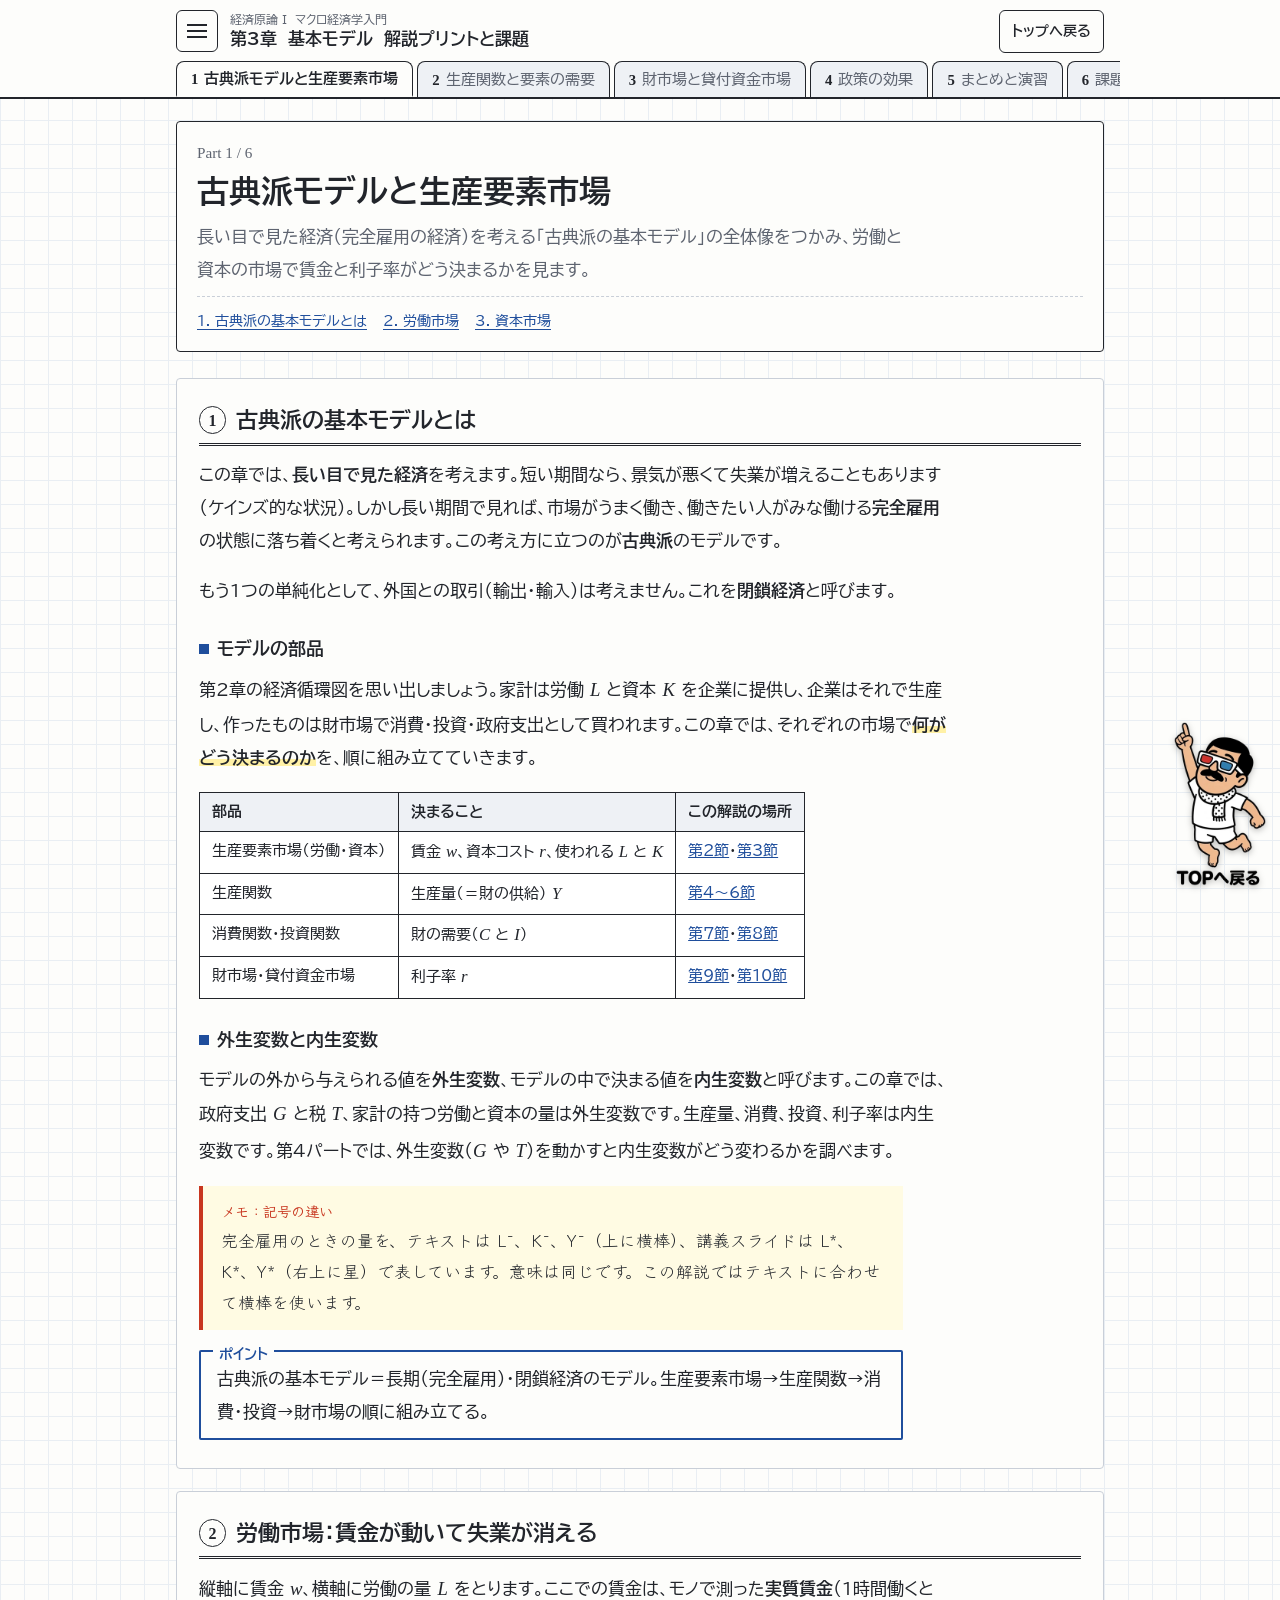
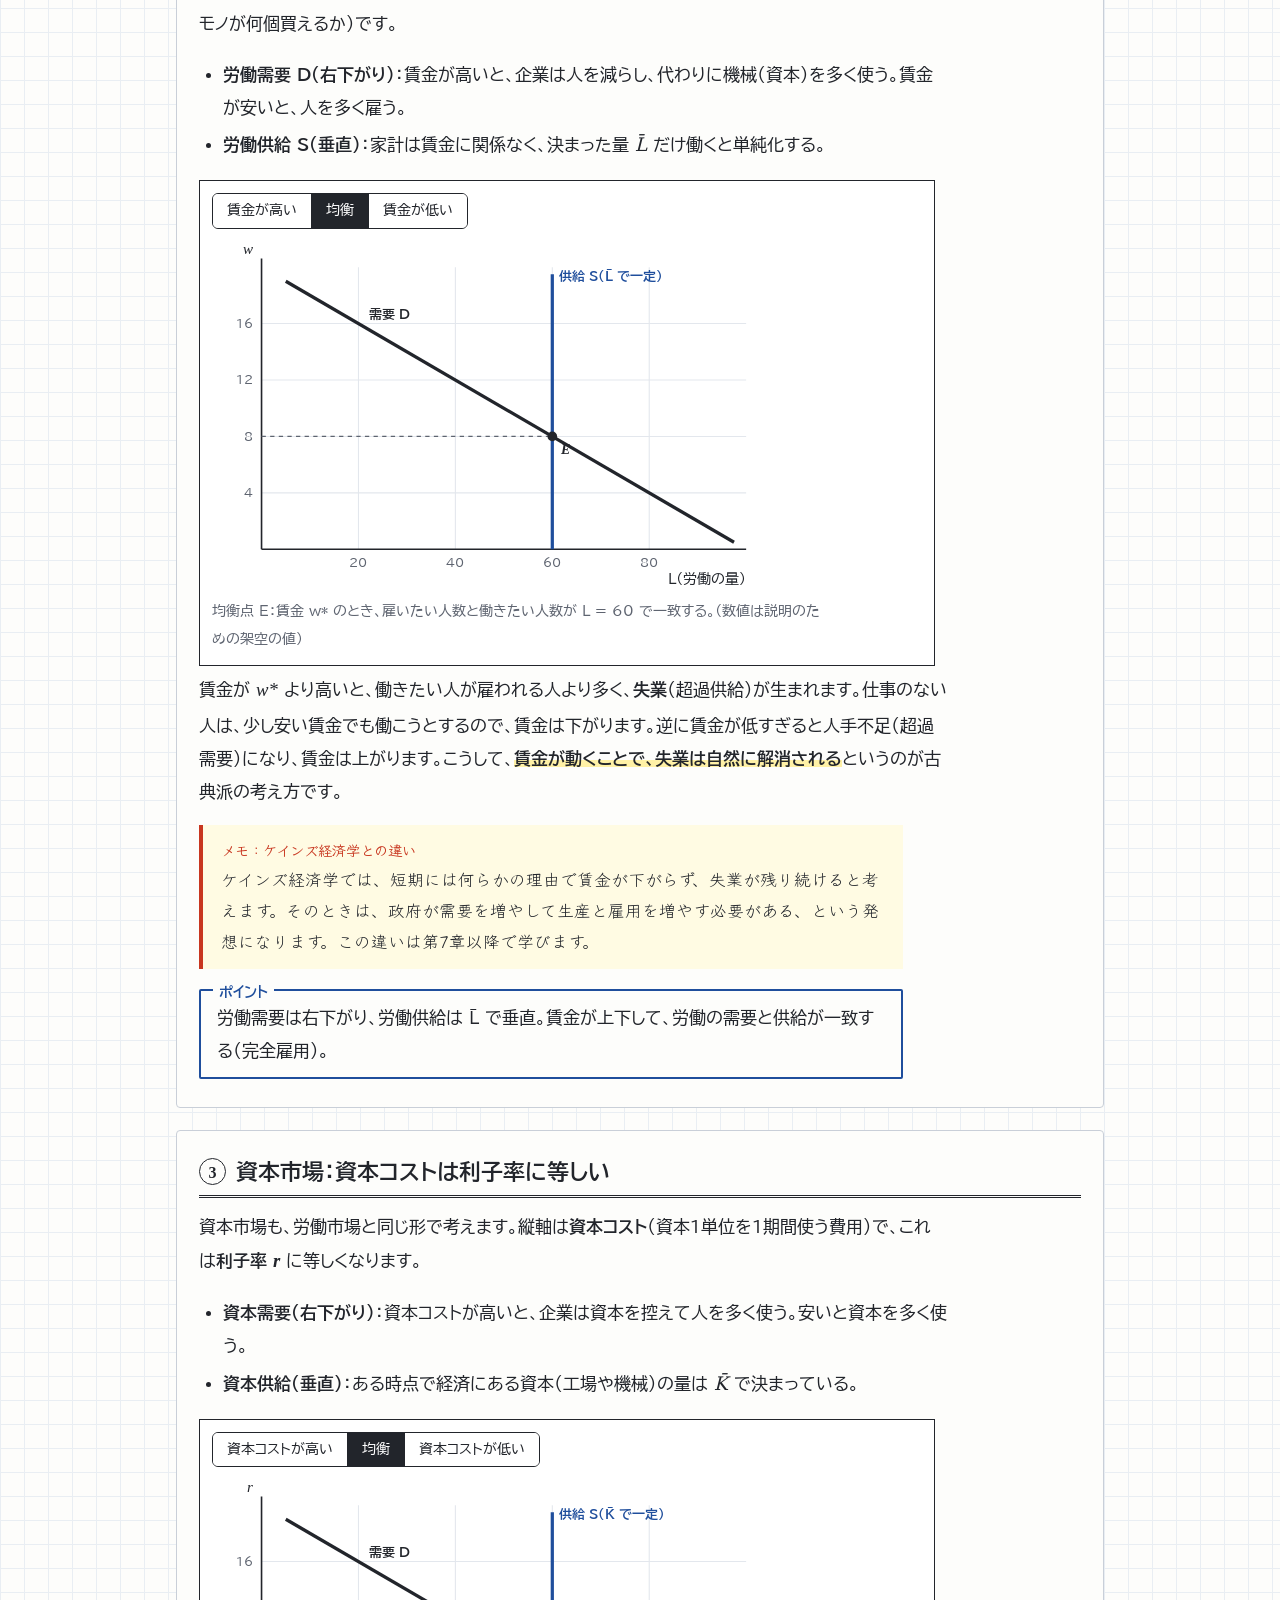
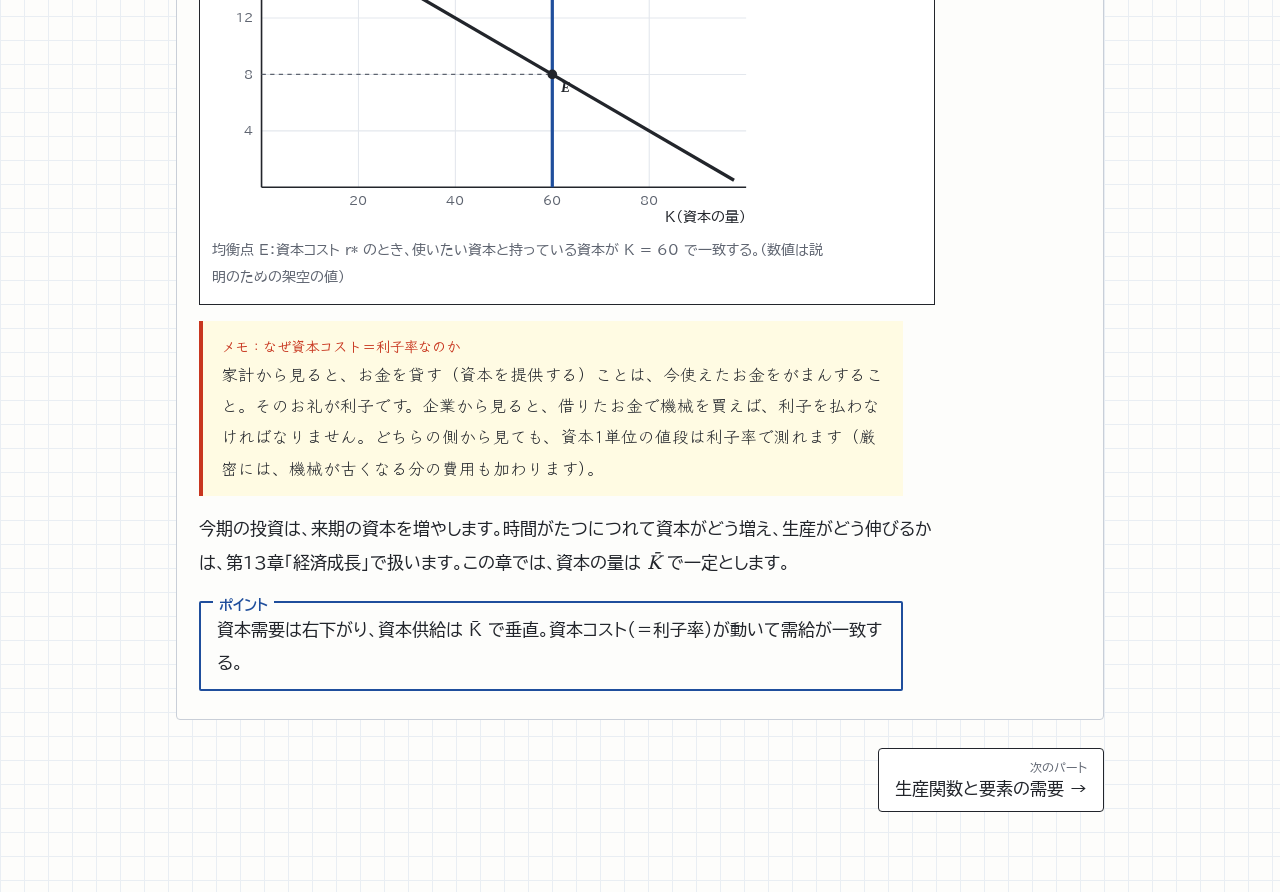
<file: ch03/index.html>
<!DOCTYPE html>
<html lang="ja">
<head>
<meta charset="utf-8">
<meta name="viewport" content="width=device-width, initial-scale=1">
<title>第3章 基本モデル</title>
<link rel="preconnect" href="https://fonts.googleapis.com">
<link rel="preconnect" href="https://fonts.gstatic.com" crossorigin>
<link href="https://fonts.googleapis.com/css2?family=BIZ+UDPGothic:wght@400;700&family=Klee+One:wght@400;600&display=swap" rel="stylesheet">
<style>
/* 設計: 方眼紙に書いた講義プリント。黒インクの本文、青ペンの強調、朱ペンの書き込み、黄色の蛍光ペン。上部に固定ヘッダーとパートのタブ、左からメニューが出る */
:root{
  --paper:#fdfdfb;
  --grid:#e9eef3;
  --ink:#22252b;
  --sub:#5e6470;
  --line:#c9cfd8;
  --blue:#1f4e9c;
  --red:#c8361f;
  --teal:#0b6b5d;
  --marker:#fff1a6;
  --note:#fffbe3;
  --font-body:"BIZ UDPGothic","Hiragino Kaku Gothic ProN","Yu Gothic",Meiryo,sans-serif;
  --font-hand:"Klee One","Hiragino Maru Gothic ProN","Yu Gothic",sans-serif;
  --font-math:"Times New Roman",Times,serif;
  color-scheme:light;
}
*{box-sizing:border-box}
html,body{margin:0}
body{
  background-color:var(--paper);
  background-image:linear-gradient(var(--grid) 1px,transparent 1px),linear-gradient(90deg,var(--grid) 1px,transparent 1px);
  background-size:24px 24px;
  color:var(--ink);font-family:var(--font-body);font-size:17px;line-height:1.95;
  -webkit-text-size-adjust:100%;
}
a{color:var(--blue)}
button{font:inherit;color:inherit}
:focus-visible{outline:2px solid var(--blue);outline-offset:2px}

/* ヘッダー */
.bar{position:sticky;top:0;z-index:20;background:var(--paper);border-bottom:2px solid var(--ink)}
.bar-in{max-width:960px;margin:0 auto;padding:10px 16px 0;display:flex;align-items:center;gap:12px}
.burger{width:42px;height:42px;border:1.5px solid var(--ink);background:var(--paper);border-radius:6px;display:grid;place-items:center;cursor:pointer;flex:none}
.burger span{display:block;width:20px;height:2px;background:var(--ink);box-shadow:0 -6px 0 var(--ink),0 6px 0 var(--ink)}
.course{line-height:1.35;min-width:0}
.course small{display:block;color:var(--sub);font-size:.78rem}
.course b{font-size:1.05rem}
.home{margin-left:auto;flex:none;padding:7px 12px;border:1.5px solid var(--ink);border-radius:6px;background:var(--paper);color:var(--ink);text-decoration:none;font-size:.85rem;font-weight:700;white-space:nowrap}
.home:hover,.home:focus-visible{background:var(--ink);color:var(--paper);outline:none}
.tabs{max-width:960px;margin:8px auto 0;padding:0 16px;display:flex;gap:4px;overflow-x:auto;scrollbar-width:none}
.tabs::-webkit-scrollbar{display:none}
.tab{flex:none;border:1.5px solid var(--ink);border-bottom:none;background:#eef1f5;border-radius:8px 8px 0 0;padding:6px 14px 5px;cursor:pointer;font-size:.92rem;line-height:1.5;color:var(--sub);position:relative;top:2px}
.tab .n{font-family:var(--font-math);font-weight:700;margin-right:6px;color:var(--ink)}
.tab[aria-selected="true"]{background:var(--paper);color:var(--ink);font-weight:700;border-bottom:2px solid var(--paper);z-index:1}

/* ドロワー */
.scrim{position:fixed;inset:0;background:rgba(20,24,32,.35);z-index:30;opacity:0;pointer-events:none;transition:opacity .2s}
.drawer{position:fixed;top:0;left:0;bottom:0;width:min(340px,86vw);background:var(--paper);z-index:31;border-right:2px solid var(--ink);transform:translateX(-102%);transition:transform .22s ease;overflow-y:auto;padding:16px 18px 40px}
body.menu-open .scrim{opacity:1;pointer-events:auto}
body.menu-open .drawer{transform:none}
.drawer-head{display:flex;justify-content:space-between;align-items:center;border-bottom:1.5px solid var(--ink);padding-bottom:8px;margin-bottom:10px}
.drawer-head b{font-size:1rem}
.close{border:1.5px solid var(--ink);background:none;border-radius:6px;width:36px;height:36px;cursor:pointer;font-size:1.2rem;line-height:1}
.drawer h4{margin:14px 0 2px;font-size:.95rem}
.drawer h4 button{background:none;border:none;padding:0;cursor:pointer;text-align:left;font-weight:700}
.drawer h4 .n{font-family:var(--font-math);margin-right:6px}
.drawer ul{list-style:none;margin:0;padding:0 0 0 12px;border-left:1.5px solid var(--line)}
.drawer li button{background:none;border:none;padding:3px 0;cursor:pointer;color:var(--sub);text-align:left;font-size:.9rem;line-height:1.5}
.drawer li button:hover{color:var(--blue)}
.drawer .cur>button{color:var(--blue)}

/* 本文 */
main{max-width:960px;margin:0 auto;padding:22px 16px 80px}
.part{display:none}
.part.on{display:block}
.part-head{background:var(--paper);border:1.5px solid var(--ink);border-radius:4px;padding:16px 20px;margin-bottom:26px}
.part-head .pn{font-family:var(--font-math);font-size:.95rem;color:var(--sub)}
.part-head h1{font-size:clamp(1.5rem,3.6vw,2rem);line-height:1.4;margin:2px 0 6px;text-wrap:balance}
.part-head p{margin:0;color:var(--sub);max-width:42em}
.toc-mini{display:flex;flex-wrap:wrap;gap:4px 16px;margin-top:10px;padding-top:10px;border-top:1px dashed var(--line);font-size:.9rem}
.toc-mini button{background:none;border:none;padding:0;cursor:pointer;color:var(--blue);text-decoration:underline;text-underline-offset:3px}

section{background:var(--paper);border:1px solid var(--line);border-radius:4px;padding:6px 22px 24px;margin-bottom:22px;scroll-margin-top:120px}
@media (max-width:560px){section{padding:4px 14px 18px}}
h2{font-size:1.4rem;line-height:1.5;margin:18px 0 12px;padding-bottom:6px;border-bottom:3px double var(--ink);text-wrap:balance}
h2 .sn{display:inline-block;min-width:1.7em;height:1.7em;line-height:1.7em;text-align:center;border:1.5px solid var(--ink);border-radius:50%;font-family:var(--font-math);font-size:1rem;margin-right:10px;vertical-align:.12em}
h3{font-size:1.1rem;margin:24px 0 6px;text-wrap:balance}
h3::before{content:"";display:inline-block;width:10px;height:10px;background:var(--blue);margin-right:8px;vertical-align:.05em}
p{margin:0 0 1em;max-width:44em}
.mk{background:linear-gradient(transparent 58%,var(--marker) 58%);font-weight:700}
.v{font-family:var(--font-math);font-style:italic;font-size:1.1em;white-space:nowrap}
.plus{color:var(--teal);font-weight:700}
.minus{color:var(--red);font-weight:700}
ul.dots,ol.steps{margin:0 0 1em;padding-left:1.4em;max-width:44em}
ul.dots li,ol.steps li{margin:3px 0}

/* 数式ボックス（教科書風に式番号を右寄せ） */
.eq{border:1.5px solid var(--ink);background:#fff;padding:12px 18px;margin:16px 0 6px;max-width:44rem;display:flex;align-items:baseline;gap:16px;flex-wrap:wrap}
.eq .f{font-family:var(--font-math);font-size:1.45rem;font-style:italic}
.eq .f sub{font-size:.65em}
.eq .no{margin-left:auto;font-size:.85rem;color:var(--sub)}
.eq-read{max-width:44rem;margin:0 0 16px;padding-left:20px;font-size:.95rem;color:var(--sub)}
.eq-read::before{content:"読み方　";color:var(--blue);font-weight:700}

/* 先生のメモ */
.memo{font-family:var(--font-hand);background:var(--note);border-left:4px solid var(--red);padding:12px 16px 12px 18px;margin:16px 0;max-width:44rem;font-size:1.05rem;line-height:1.85}
.memo .who{display:block;color:var(--red);font-weight:600;font-size:.9rem}
/* ポイント */
.point{border:2px solid var(--blue);border-radius:2px;padding:10px 16px;margin:20px 0 4px;max-width:44rem;position:relative}
.point::before{content:"ポイント";position:absolute;top:-.85em;left:12px;background:var(--paper);padding:0 6px;color:var(--blue);font-weight:700;font-size:.85rem}
.point p{margin:0}

/* 帯グラフ */
.bars{background:#fff;border:1px solid var(--line);padding:14px 16px 10px;margin:14px 0 18px;max-width:44rem}
.bars .sw{display:flex;gap:0;margin-bottom:12px;border:1.5px solid var(--ink);border-radius:6px;overflow:hidden;width:max-content}
.bars .sw button{border:none;background:#fff;padding:3px 14px;cursor:pointer;font-size:.88rem}
.bars .sw button+button{border-left:1.5px solid var(--ink)}
.bars .sw button[aria-selected="true"]{background:var(--ink);color:#fff}
.brow{display:grid;grid-template-columns:7.2em 1fr;align-items:center;gap:10px;margin:8px 0}
.brow .lab{font-size:.88rem;line-height:1.35}
.track{position:relative;height:34px}
.seg{position:absolute;top:0;bottom:0;display:flex;align-items:center;justify-content:center;font-size:.8rem;border:1.5px solid var(--ink);white-space:nowrap;overflow:hidden;font-variant-numeric:tabular-nums}
.seg.y{background:#dfe8f6}
.seg.c{background:#f3f4f6}.seg.i{background:#e7eaee}.seg.g{background:#d9dde3}
.seg.gap-p{background:repeating-linear-gradient(45deg,#d6efe9,#d6efe9 5px,#fff 5px,#fff 10px);color:var(--teal);font-weight:700;border-color:var(--teal);border-style:dashed}
.seg.gap-m{background:repeating-linear-gradient(45deg,#f8ddd7,#f8ddd7 5px,#fff 5px,#fff 10px);color:var(--red);font-weight:700;border-color:var(--red);border-style:dashed}
.seg.b{background:#e7eaee}.seg.ri{background:#fde9a8}.seg.nx{background:#d6efe9}
.seg-lab{position:absolute;top:0;bottom:0;display:flex;align-items:center;font-size:.85rem;white-space:nowrap}
.bars .cap{font-size:.88rem;color:var(--sub);margin:6px 0 0}

/* 表 */
.tw{overflow-x:auto;margin:12px 0 18px}
table{border-collapse:collapse;background:#fff;font-size:.95rem;font-variant-numeric:tabular-nums}
th,td{border:1px solid var(--ink);padding:7px 12px;text-align:left;vertical-align:top;line-height:1.6}
thead th{background:#eef1f5}
td.c{text-align:center;white-space:nowrap}
td.r{text-align:right}
table.calc-t td{border:none;border-bottom:1px dotted var(--line);padding:3px 14px 3px 0}
table.calc-t tr:last-child td{border-bottom:2px solid var(--ink);font-weight:700}

/* 図 */
figure{margin:14px 0 20px}
figcaption{font-size:.85rem;color:var(--sub);margin-top:4px}
.figbox{background:#fff;border:1px solid var(--line);padding:8px;overflow-x:auto}
svg text{font-family:var(--font-body);fill:var(--ink)}
svg .m{font-family:var(--font-math);font-style:italic}

/* シミュレーター */
.sim{background:#fff;border:1.5px solid var(--ink);padding:14px;margin:16px 0;display:grid;grid-template-columns:1fr;gap:14px}
@media (min-width:860px){.sim{grid-template-columns:minmax(0,1.15fr) minmax(0,1fr)}}
.grp{margin-bottom:10px}
.grp .gl{font-size:.78rem;color:var(--sub);display:block;margin-bottom:3px}
.chips{display:flex;flex-wrap:wrap;gap:5px}
.chips button{border:1.5px solid var(--ink);background:#fff;padding:2px 10px;border-radius:4px;cursor:pointer;font-size:.85rem;line-height:1.6}
.chips button[aria-pressed="true"]{background:var(--ink);color:#fff}
.explain{border-top:1px dashed var(--line);padding-top:10px;margin-top:6px}
.explain .t{font-weight:700;margin:0}
.explain .x{font-size:.95rem;margin:4px 0}
.explain .f{font-size:.8rem;color:var(--sub);margin:0}
.meter{display:grid;grid-template-columns:repeat(3,1fr);border:1.5px solid var(--ink);margin:10px 0}
.meter div{padding:6px 8px;text-align:center}
.meter div+div{border-left:1px solid var(--ink)}
.meter small{display:block;font-size:.75rem;color:var(--sub);line-height:1.3}
.meter strong{font-size:1.3rem;font-family:var(--font-math);font-variant-numeric:tabular-nums}
.sl{display:grid;grid-template-columns:7.4em 1fr 3.6em;gap:8px;align-items:center;font-size:.88rem}
.sl input{width:100%;accent-color:var(--blue)}
.sl output{text-align:right;font-family:var(--font-math);font-variant-numeric:tabular-nums}
.sm{font-size:.8rem;color:var(--sub);margin:6px 0 0}

/* 内部タブ（ケース別） */
.itabs{display:flex;gap:0;border-bottom:1.5px solid var(--ink);margin:14px 0 0;overflow-x:auto}
.itabs button{border:none;background:none;padding:6px 14px;cursor:pointer;color:var(--sub);border-bottom:3px solid transparent;margin-bottom:-1.5px;white-space:nowrap}
.itabs button[aria-selected="true"]{color:var(--ink);font-weight:700;border-bottom-color:var(--blue)}
.ipanel{padding:12px 0 0}
.ipanel[hidden]{display:none}
.case{border-left:3px solid var(--line);padding:2px 0 2px 14px;margin:0 0 16px;max-width:44rem}
.case b{display:block}
.case .res{font-size:.9rem;margin:2px 0}
.case p{margin:2px 0 0;font-size:.97rem}

/* 手順 */
.flow{display:grid;grid-template-columns:1fr;gap:8px;max-width:44rem;margin:12px 0 16px;counter-reset:f}
@media (min-width:700px){.flow{grid-template-columns:repeat(3,1fr)}}
.flow div{border:1.5px solid var(--ink);background:#fff;padding:10px 12px;font-size:.93rem;line-height:1.7;counter-increment:f}
.flow div::before{content:"手順" counter(f);display:block;font-weight:700;color:var(--blue);font-size:.82rem}

/* 計算機 */
.calc{background:#fff;border:1.5px solid var(--ink);padding:14px 16px;margin:14px 0;max-width:44rem}
.calc .out{font-size:.98rem;margin-top:10px}
.calc .chk{color:var(--sub);font-size:.88rem}

/* 確認問題 */
.q{border:1px solid var(--ink);background:#fff;margin:10px 0;max-width:46rem}
.q .qq{padding:10px 14px;display:flex;gap:10px}
.q .qn{font-family:var(--font-math);font-weight:700;color:var(--blue)}
.q button.show{margin:0 14px 10px;border:1.5px solid var(--ink);background:#fff;border-radius:4px;padding:2px 12px;cursor:pointer;font-size:.85rem}
.q .ans{border-top:1px dashed var(--line);padding:8px 14px 10px;font-family:var(--font-hand);font-size:1.05rem;background:var(--note)}
.q .ans[hidden]{display:none}
.q .ans::before{content:"解答　";color:var(--red);font-weight:600}

/* 前後ナビ */
.pager{display:flex;justify-content:space-between;gap:10px;margin-top:28px;flex-wrap:wrap}
.pager button{border:1.5px solid var(--ink);background:#fff;padding:10px 16px;cursor:pointer;border-radius:4px;text-align:left;line-height:1.4;max-width:48%}
.pager button small{display:block;color:var(--sub);font-size:.78rem}
.pager .next{margin-left:auto;text-align:right}
.src{font-size:.82rem;color:var(--sub);margin-top:30px;border-top:1px solid var(--line);padding-top:10px}

/* キャラクター */
.talk{display:flex;align-items:flex-end;gap:12px;margin:14px 0 18px;max-width:44rem}
.talk img{width:118px;height:auto;flex:none}
.talk .bubble{position:relative;background:#fff;border:2px solid var(--ink);border-radius:14px;padding:10px 16px;font-family:var(--font-hand);font-size:1.08rem;line-height:1.75;margin-bottom:30px}
.talk .bubble::before{content:"";position:absolute;left:-12px;bottom:16px;border:6px solid transparent;border-right:8px solid var(--ink)}
.talk .bubble::after{content:"";position:absolute;left:-8px;bottom:17px;border:5px solid transparent;border-right:7px solid #fff}
.talk.r{flex-direction:row-reverse;margin-left:auto}
.talk.r .bubble::before{left:auto;right:-12px;border-right-color:transparent;border-left:8px solid var(--ink)}
.talk.r .bubble::after{left:auto;right:-8px;border-right-color:transparent;border-left:7px solid #fff}
.part-head{display:flex;gap:16px;align-items:flex-end}
.part-head .ph-main{flex:1;min-width:0}
.part-head .ph-fig{flex:none;width:150px;text-align:center;margin:-6px 0 -16px}
.part-head .ph-say{font-family:var(--font-hand);font-size:.88rem;line-height:1.5;background:#fff;border:1.5px solid var(--ink);border-radius:10px;padding:5px 8px;margin-bottom:6px;text-align:left;position:relative}
.part-head .ph-say::after{content:"";position:absolute;left:50%;bottom:-7px;width:10px;height:10px;background:#fff;border-right:1.5px solid var(--ink);border-bottom:1.5px solid var(--ink);transform:translateX(-50%) rotate(45deg)}
.part-head .ph-fig img{width:100%;height:auto;display:block}
@media (max-width:560px){.talk img{width:86px}.part-head .ph-fig{width:96px}.talk .bubble{font-size:1rem}}
.memo.withfig{display:flex;gap:14px;align-items:center}
.memo.withfig img{width:104px;height:auto;flex:none}
@media (max-width:560px){.memo.withfig img{width:78px}}

/* 課題パート */
.dl{margin:10px 0 16px}
.dlbtn{display:inline-flex;align-items:center;gap:12px;border:2px solid var(--ink);background:#fff;color:var(--ink);text-decoration:none;padding:8px 16px 8px 10px;border-radius:6px;line-height:1.4;box-shadow:3px 3px 0 var(--ink)}
.dlbtn:hover{background:#eef2fa}
.dlbtn:active{transform:translate(2px,2px);box-shadow:1px 1px 0 var(--ink)}
.dlbtn .dlico{width:34px;height:40px;background:#2b579a;color:#fff;font-weight:700;display:grid;place-items:center;border-radius:3px;font-family:var(--font-math);font-size:1.2rem}
.dlbtn b{display:block}
.dlbtn small{display:block;color:var(--sub);font-size:.8rem}

.xref{font-size:.9rem;margin:6px 0 12px;max-width:44em}
.xref::before{content:"→ ";color:var(--blue);font-weight:700}
.xref a,.dots a{color:var(--blue);cursor:pointer}
.kq{border:2px solid var(--ink);background:#fff;padding:12px 16px;margin:12px 0 14px;max-width:46rem}
.kq .lab{display:inline-block;background:var(--ink);color:#fff;font-size:.8rem;padding:0 8px;border-radius:3px;margin-bottom:4px}
.kq p{margin:4px 0}
.memo.hint{border-left-color:var(--blue)}
.memo.hint .who{color:var(--blue)}
.locked{display:none;border:1.5px dashed var(--line);color:var(--sub);padding:8px 14px;max-width:44rem;font-size:.92rem;background:#fff}
body.ans-off .locked{display:block}
body.ans-off .sol{display:none}
.solbtn{border:1.5px solid var(--ink);background:var(--ink);color:#fff;border-radius:4px;padding:6px 16px;cursor:pointer;margin:6px 0 10px}
.solbtn[aria-expanded="true"]{background:#fff;color:var(--ink)}
.step{border-top:1px dashed var(--line);padding-top:6px;margin-top:10px}
h3.stp::before{display:none}
h3.stp .st{display:inline-block;font-size:.8rem;background:var(--blue);color:#fff;padding:0 9px;border-radius:3px;margin-right:8px;vertical-align:.12em}
.ansSwitch{display:flex;flex-wrap:wrap;align-items:center;gap:6px 16px;border:2px solid var(--ink);background:#fff;padding:10px 14px;margin:14px 0 16px;max-width:46rem}
.sw-l{display:flex;align-items:center;gap:10px;cursor:pointer;font-weight:700}
.sw-l input{position:absolute;opacity:0;width:1px;height:1px}
.sw-ui{width:46px;height:26px;border-radius:13px;background:#c9cfd8;position:relative;flex:none;transition:background .15s}
.sw-ui::after{content:"";position:absolute;top:3px;left:3px;width:20px;height:20px;border-radius:50%;background:#fff;box-shadow:0 1px 2px rgba(0,0,0,.3);transition:left .15s}
.sw-l input:checked+.sw-ui{background:var(--teal)}
.sw-l input:checked+.sw-ui::after{left:23px}
.sw-l input:focus-visible+.sw-ui{outline:2px solid var(--blue);outline-offset:2px}
.sw-note{font-size:.88rem;color:var(--sub)}
.gwrap{background:#fff;border:1.5px solid var(--ink);padding:12px;margin:14px 0 6px;max-width:46rem}
.gsw{display:flex;border:1.5px solid var(--ink);border-radius:6px;overflow:hidden;width:max-content;max-width:100%;margin-bottom:8px;flex-wrap:wrap}
.gsw button{border:none;background:#fff;padding:3px 14px;cursor:pointer;font-size:.88rem}
.gsw button+button{border-left:1.5px solid var(--ink)}
.gsw button[aria-pressed="true"]{background:var(--ink);color:#fff}
.gwrap svg{width:100%;max-width:560px;height:auto;display:block}
.gcap{font-size:.88rem;color:var(--sub);margin:6px 0 0}
.howto{font-size:.93rem;max-width:44rem;margin:6px 0 16px;padding-left:1.3em}
.trap{border:2px dashed var(--red);padding:10px 16px;margin:16px 0;max-width:44rem;background:#fff}
.trap b{color:var(--red)}
.point.ketsu::before{content:"結論"}
.answer{border:1.5px solid var(--ink);background:#fff;padding:14px 18px 6px;margin:20px 0 16px;max-width:46rem;position:relative}
.answer::before{content:"答案の書き方の例";position:absolute;top:-.8em;left:12px;background:var(--ink);color:#fff;font-size:.8rem;padding:0 8px;border-radius:3px}
.answer p{font-size:.97rem}
.num{background:#fff;border:1px solid var(--line);padding:10px 16px;margin:14px 0;max-width:44rem}
.num .h{font-size:.82rem;color:var(--sub);display:block}
#kadai .brow{grid-template-columns:5.5em 1fr}
#kadai .seg.g{background:#fde9a8}
@media (prefers-reduced-motion: reduce){*{transition:none!important}}

/* 数式（分数・Σ/Π/∫ の上下添字）— 全章共通 */
.mx{font-family:var(--font-math);display:inline-flex;align-items:center;gap:.12em;vertical-align:middle;white-space:nowrap;font-size:1.08em}
.mx i{font-style:italic}
.frac{display:inline-flex;flex-direction:column;align-items:center;vertical-align:middle;margin:0 .12em;line-height:1.25}
.frac>span:first-child{border-bottom:1px solid currentColor;padding:0 .25em}
.frac>span:last-child{padding:0 .25em}
.bop{display:inline-flex;flex-direction:column;align-items:center;vertical-align:middle;line-height:1;margin:0 .12em}
.bop .s{font-size:1.7em;line-height:1}
.bop small{font-size:.62em;line-height:1.1}
.eq .mx{font-size:1.25rem}
.eq.mxeq .f{font-style:normal}
.mxblock{display:block;overflow-x:auto;padding:4px 0}

/* TOPへ戻る（イラストのボタン） */
.totop{position:fixed;right:14px;bottom:14px;z-index:15;display:block;width:92px;line-height:0;border-radius:10px;transition:transform .15s}
.totop img{width:100%;height:auto;display:block;filter:drop-shadow(0 2px 3px rgba(0,0,0,.25))}
.totop:hover{transform:translateY(-4px)}
.totop:focus-visible{outline:2px solid var(--blue);outline-offset:3px}
@media (max-width:560px){.totop{width:64px;right:8px;bottom:8px}}
@media (prefers-reduced-motion: reduce){.totop{transition:none}.totop:hover{transform:none}}
@media print{.totop{display:none}}
</style>
</head>
<body>

<div class="scrim" id="scrim"></div>
<nav class="drawer" id="drawer" aria-label="全体の目次" aria-hidden="true">
  <div class="drawer-head"><b>目次</b><button class="close" id="closeBtn" aria-label="目次を閉じる">×</button></div>
  <div id="drawerList"></div>
</nav>

<header class="bar">
  <div class="bar-in">
    <button class="burger" id="menuBtn" aria-label="目次を開く" aria-controls="drawer" aria-expanded="false"><span></span></button>
    <div class="course"><small>経済原論 I　マクロ経済学入門</small><b>第3章　基本モデル　解説プリントと課題</b></div>
    <a class="home" href="../">トップへ戻る</a>
  </div>
  <div class="tabs" role="tablist" aria-label="パート" id="tabs"></div>
</header>

<main>
<style>.pair{display:grid;grid-template-columns:1fr;gap:4px}.pair>div+div{margin-top:6px}</style>

<!-- ===================== パート1 ===================== -->
<div class="part" id="youso" data-title="古典派モデルと生産要素市場" data-desc="長い目で見た経済（完全雇用の経済）を考える「古典派の基本モデル」の全体像をつかみ、労働と資本の市場で賃金と利子率がどう決まるかを見ます。">

<section id="s1" data-t="古典派の基本モデルとは">
<h2><span class="sn">1</span>古典派の基本モデルとは</h2>
<p>この章では、<b>長い目で見た経済</b>を考えます。短い期間なら、景気が悪くて失業が増えることもあります（ケインズ的な状況）。しかし長い期間で見れば、市場がうまく働き、働きたい人がみな働ける<b>完全雇用</b>の状態に落ち着くと考えられます。この考え方に立つのが<b>古典派</b>のモデルです。</p>
<p>もう1つの単純化として、外国との取引（輸出・輸入）は考えません。これを<b>閉鎖経済</b>と呼びます。</p>
<h3>モデルの部品</h3>
<p>第2章の経済循環図を思い出しましょう。家計は労働 <span class="v">L</span> と資本 <span class="v">K</span> を企業に提供し、企業はそれで生産し、作ったものは財市場で消費・投資・政府支出として買われます。この章では、それぞれの市場で<span class="mk">何がどう決まるのか</span>を、順に組み立てていきます。</p>
<div class="tw"><table>
<thead><tr><th>部品</th><th>決まること</th><th>この解説の場所</th></tr></thead>
<tbody>
<tr><td>生産要素市場（労働・資本）</td><td>賃金 <span class="v">w</span>、資本コスト <span class="v">r</span>、使われる <span class="v">L</span> と <span class="v">K</span></td><td><a href="#s2" data-goto="s2">第2節</a>・<a href="#s3" data-goto="s3">第3節</a></td></tr>
<tr><td>生産関数</td><td>生産量（＝財の供給） <span class="v">Y</span></td><td><a href="#s4" data-goto="s4">第4〜6節</a></td></tr>
<tr><td>消費関数・投資関数</td><td>財の需要（<span class="v">C</span> と <span class="v">I</span>）</td><td><a href="#s7" data-goto="s7">第7節</a>・<a href="#s8" data-goto="s8">第8節</a></td></tr>
<tr><td>財市場・貸付資金市場</td><td>利子率 <span class="v">r</span></td><td><a href="#s9" data-goto="s9">第9節</a>・<a href="#s10" data-goto="s10">第10節</a></td></tr>
</tbody></table></div>
<h3>外生変数と内生変数</h3>
<p>モデルの外から与えられる値を<b>外生変数</b>、モデルの中で決まる値を<b>内生変数</b>と呼びます。この章では、政府支出 <span class="v">G</span> と税 <span class="v">T</span>、家計の持つ労働と資本の量は外生変数です。生産量、消費、投資、利子率は内生変数です。第4パートでは、外生変数（<span class="v">G</span> や <span class="v">T</span>）を動かすと内生変数がどう変わるかを調べます。</p>
<div class="memo"><span class="who">メモ：記号の違い</span>完全雇用のときの量を、テキストは L̄、K̄、Ȳ（上に横棒）、講義スライドは L*、K*、Y*（右上に星）で表しています。意味は同じです。この解説ではテキストに合わせて横棒を使います。</div>
<div class="point"><p>古典派の基本モデル＝長期（完全雇用）・閉鎖経済のモデル。生産要素市場→生産関数→消費・投資→財市場の順に組み立てる。</p></div>
</section>

<section id="s2" data-t="労働市場">
<h2><span class="sn">2</span>労働市場：賃金が動いて失業が消える</h2>
<p>縦軸に賃金 <span class="v">w</span>、横軸に労働の量 <span class="v">L</span> をとります。ここでの賃金は、モノで測った<b>実質賃金</b>（1時間働くとモノが何個買えるか）です。</p>
<ul class="dots">
  <li><b>労働需要 D（右下がり）</b>：賃金が高いと、企業は人を減らし、代わりに機械（資本）を多く使う。賃金が安いと、人を多く雇う。</li>
  <li><b>労働供給 S（垂直）</b>：家計は賃金に関係なく、決まった量 <span class="v">L̄</span> だけ働くと単純化する。</li>
</ul>
<div class="gwrap">
  <div class="gsw" role="group" aria-label="賃金の水準"><button type="button" data-g="gLab" data-s="0" aria-pressed="false">賃金が高い</button><button type="button" data-g="gLab" data-s="1" aria-pressed="true">均衡</button><button type="button" data-g="gLab" data-s="2" aria-pressed="false">賃金が低い</button></div>
  <svg id="gLab" viewBox="0 0 520 330" role="img" aria-label="労働市場の均衡のグラフ"></svg>
  <p class="gcap" id="gLab-cap"></p>
</div>
<p>賃金が <span class="v">w*</span> より高いと、働きたい人が雇われる人より多く、<b>失業</b>（超過供給）が生まれます。仕事のない人は、少し安い賃金でも働こうとするので、賃金は下がります。逆に賃金が低すぎると人手不足（超過需要）になり、賃金は上がります。こうして、<span class="mk">賃金が動くことで、失業は自然に解消される</span>というのが古典派の考え方です。</p>
<div class="memo"><span class="who">メモ：ケインズ経済学との違い</span>ケインズ経済学では、短期には何らかの理由で賃金が下がらず、失業が残り続けると考えます。そのときは、政府が需要を増やして生産と雇用を増やす必要がある、という発想になります。この違いは第7章以降で学びます。</div>
<div class="point"><p>労働需要は右下がり、労働供給は L̄ で垂直。賃金が上下して、労働の需要と供給が一致する（完全雇用）。</p></div>
</section>

<section id="s3" data-t="資本市場">
<h2><span class="sn">3</span>資本市場：資本コストは利子率に等しい</h2>
<p>資本市場も、労働市場と同じ形で考えます。縦軸は<b>資本コスト</b>（資本1単位を1期間使う費用）で、これは<b>利子率 <span class="v">r</span></b> に等しくなります。</p>
<ul class="dots">
  <li><b>資本需要（右下がり）</b>：資本コストが高いと、企業は資本を控えて人を多く使う。安いと資本を多く使う。</li>
  <li><b>資本供給（垂直）</b>：ある時点で経済にある資本（工場や機械）の量は <span class="v">K̄</span> で決まっている。</li>
</ul>
<div class="gwrap">
  <div class="gsw" role="group" aria-label="資本コストの水準"><button type="button" data-g="gCap" data-s="0" aria-pressed="false">資本コストが高い</button><button type="button" data-g="gCap" data-s="1" aria-pressed="true">均衡</button><button type="button" data-g="gCap" data-s="2" aria-pressed="false">資本コストが低い</button></div>
  <svg id="gCap" viewBox="0 0 520 330" role="img" aria-label="資本市場の均衡のグラフ"></svg>
  <p class="gcap" id="gCap-cap"></p>
</div>
<div class="memo"><span class="who">メモ：なぜ資本コスト＝利子率なのか</span>家計から見ると、お金を貸す（資本を提供する）ことは、今使えたお金をがまんすること。そのお礼が利子です。企業から見ると、借りたお金で機械を買えば、利子を払わなければなりません。どちらの側から見ても、資本1単位の値段は利子率で測れます（厳密には、機械が古くなる分の費用も加わります）。</div>
<p>今期の投資は、来期の資本を増やします。時間がたつにつれて資本がどう増え、生産がどう伸びるかは、第13章「経済成長」で扱います。この章では、資本の量は <span class="v">K̄</span> で一定とします。</p>
<div class="point"><p>資本需要は右下がり、資本供給は K̄ で垂直。資本コスト（＝利子率）が動いて需給が一致する。</p></div>
</section>
</div>

<!-- ===================== パート2 ===================== -->
<div class="part" id="seisan" data-title="生産関数と要素の需要" data-desc="労働と資本を使って、どれだけ生産できるかを表すのが生産関数です。限界生産物の逓減と、企業が利潤を最大にする雇い方（MPL = w）を学びます。">

<section id="s4" data-t="生産関数と規模に関する収穫">
<h2><span class="sn">4</span>生産関数と規模に関する収穫</h2>
<p>企業がどんな技術で生産しているかは、ここでは「中身の見えない箱」として扱います。入れた資本と労働（投入量）と、出てくる生産量（産出量）の関係だけを式で表します。これが<b>生産関数</b>です。</p>
<div class="eq"><span class="f">Y = F(K, L)</span><span class="no">テキスト (3.1)</span></div>
<p class="eq-read">生産量 Y は、資本 K と労働 L の量で決まる</p>
<p>長期には、家計の持つ資本 <span class="v">K̄</span> と労働 <span class="v">L̄</span> がすべて使われます（第2・3節）。だから生産量も一定の値 <span class="v">Ȳ = F(K̄, L̄)</span> になります。<span class="mk">財の供給は、完全雇用に対応する Ȳ で決まっている</span>のです。</p>
<h3>規模に関する収穫：全部を同時に増やすと？</h3>
<p>資本と労働を<b>両方とも</b>2倍にしたら、生産量は何倍になるでしょうか。これを<b>規模に関する収穫</b>と呼びます。</p>
<div class="tw"><table>
<thead><tr><th>名前</th><th>式（λ &gt; 1）</th><th>意味</th></tr></thead>
<tbody>
<tr><td>収穫一定（不変）</td><td><span class="v">F(λK, λL) = λF(K, L)</span></td><td>2倍に増やすと、生産もちょうど2倍</td></tr>
<tr><td>収穫逓減</td><td><span class="v">F(λK, λL) &lt; λF(K, L)</span></td><td>2倍に増やしても、生産は2倍未満</td></tr>
<tr><td>収穫逓増</td><td><span class="v">F(λK, λL) &gt; λF(K, L)</span></td><td>2倍に増やすと、生産は2倍より多い</td></tr>
</tbody></table></div>
<div class="num"><span class="h">数値例（架空の生産関数 Y = √(K × L)）</span>
<table class="calc-t">
<tr><td>K = 4、L = 9 のとき Y ＝ √36</td><td class="r">6</td></tr>
<tr><td>両方2倍：K = 8、L = 18 のとき Y ＝ √144</td><td class="r">12（2倍）</td></tr>
<tr><td>両方3倍：K = 12、L = 27 のとき Y ＝ √324</td><td class="r">18（3倍）</td></tr>
</table></div>
<div class="memo"><span class="who">メモ：同じ工場をもう1つ建てる</span>まったく同じ工場を、同じ人数でもう1つ建てれば、生産は2倍になるはずです。だから通常のモデルでは<b>収穫一定</b>を仮定します。現実に2倍にならないように見えるのは、土地の質や経営者の力など、増やしきれていない要素があるからかもしれません。</div>
<div class="point"><p>生産関数 Y = F(K, L)。長期には Ȳ = F(K̄, L̄) で供給が決まる。ふつうは「規模に関する収穫一定」を仮定する。</p></div>
</section>

<section id="s5" data-t="限界生産物の逓減">
<h2><span class="sn">5</span>限界生産物の逓減：1つだけ増やすと？</h2>
<p>今度は、資本はそのままで、<b>労働だけ</b>を増やしてみます。人を増やせば生産は増えますが、機械の数は変わらないので、増え方はだんだん小さくなるはずです。</p>
<div class="eq mxeq"><span class="f"><span class="mx"><i>MPL</i> = <span class="frac"><span>Δ<i>Y</i></span><span>Δ<i>L</i></span></span>　　<i>MPK</i> = <span class="frac"><span>Δ<i>Y</i></span><span>Δ<i>K</i></span></span></span></span><span class="no">テキスト p.69</span></div>
<p class="eq-read">MPL（労働の限界生産物）：労働を1単位増やしたとき、生産が何単位増えるか。MPK（資本の限界生産物）も同じ。</p>
<div class="gwrap">
  <div class="gsw" role="group" aria-label="増やす生産要素"><button type="button" data-g="gProd" data-s="0" aria-pressed="true">労働 L を増やす</button><button type="button" data-g="gProd" data-s="1" aria-pressed="false">資本 K を増やす</button></div>
  <svg id="gProd" viewBox="0 0 520 330" role="img" aria-label="生産関数のグラフ。投入を増やすほど産出の増え方が小さくなる"></svg>
  <p class="gcap" id="gProd-cap"></p>
</div>
<p>MPL は正（増やせば生産は増える）ですが、L が増えるほど小さくなります。これを<b>限界生産物逓減の法則</b>と呼びます（講義スライドでは「限界生産力逓減」）。資本についても同じです。「法則」と呼ばれますが、実際には<span class="mk">モデルの仮定</span>です。</p>
<div class="memo"><span class="who">メモ：厨房の料理人</span>コンロが4つの厨房に、料理人を1人、2人と増やしていく。最初の数人は作れる料理を大きく増やすが、5人目、6人目になると、コンロの順番待ちや通路の混雑で、1人増えたときの増え方は小さくなっていく。</div>
<p>「規模に関する収穫一定」と「限界生産物の逓減」は、矛盾しません。前者は<b>全部を同時に</b>増やす話、後者は<b>1つだけ</b>増やす話だからです。</p>
<div class="point"><p>1つの生産要素だけを増やすと、生産の増え方（限界生産物）はだんだん小さくなる（MPL・MPK の逓減）。</p></div>
</section>

<section id="s6" data-t="生産要素の需要">
<h2><span class="sn">6</span>生産要素の需要：MPL ＝ w まで雇う</h2>
<p>第2節で「労働需要は右下がり」と直感的に説明しました。生産関数を使うと、そのわけがはっきりします。生産物の価格を1とすると、企業の利潤 π は次の式です。</p>
<div class="eq"><span class="f">π = F(K, L) − wL − rK</span><span class="no">テキスト p.70</span></div>
<p class="eq-read">利潤 ＝ 売上（生産量）− 賃金の支払い − 資本コストの支払い</p>
<p>資本を固定して、労働を ΔL だけ増やすと、利潤は次のように変わります。</p>
<div class="eq"><span class="f">Δπ = MPL·ΔL − w·ΔL = (MPL − w)ΔL</span><span class="no">テキスト p.71</span></div>
<p class="eq-read">1人増やすと、生産が MPL 増え、賃金 w が出ていく。差し引きが利潤の変化</p>
<ul class="dots">
  <li><span class="v">MPL &gt; w</span> なら、雇うほどもうかる → 人を増やす。</li>
  <li><span class="v">MPL &lt; w</span> なら、雇うほど損をする → 人を減らす。</li>
  <li>だから、利潤が最大になるのは <span class="mk">MPL ＝ w</span> のとき。</li>
</ul>
<p>スライドでは、利潤を L で微分してゼロとおく形 <span class="v">F′(L) − w = 0</span> で同じ条件を導いています。<span class="v">F′(L)</span> が MPL です。</p>
<div class="sim">
  <div>
    <svg id="gMpl" viewBox="0 0 520 320" role="img" aria-label="MPL曲線と賃金の線の交点で最適な雇用量が決まるグラフ"></svg>
  </div>
  <div>
    <div class="sl"><label for="wSl">実質賃金 w</label><input type="range" id="wSl" min="1" max="3" step="0.1" value="1.5"><output id="wOut" for="wSl"></output></div>
    <div class="meter"><div><small>賃金 w</small><strong id="mplW"></strong></div><div><small>最適な雇用 L*</small><strong id="mplL"></strong></div><div><small>生産量 Y</small><strong id="mplY"></strong></div></div>
    <p class="sm">架空の生産関数 Y = 12√L（K は一定）では MPL = 6/√L。賃金を上げ下げすると、MPL と w が等しくなる L* が動きます。<span class="mk">賃金が高いほど L* は小さい</span>。この関係が右下がりの労働需要曲線です。緑の部分は、L* まで雇ったときに MPL が w を上回っていた分（利潤への上乗せ）です。</p>
  </div>
</div>
<p>資本についても同じで、企業は <span class="v">MPK ＝ r</span> となるまで資本を使います。資本コストが高いほど資本の需要は小さくなります。</p>
<p class="xref">この考え方は、第8節の投資関数（MPK ＝ r）でもう一度使います</p>
<div class="point"><p>企業は MPL ＝ w（MPK ＝ r）となるまで雇う（使う）。MPL が逓減するので、賃金が高いほど雇う量は少ない＝労働需要は右下がり。</p></div>
</section>
</div>

<!-- ===================== パート3 ===================== -->
<div class="part" id="kinkou" data-title="財市場と貸付資金市場" data-desc="財の需要を決める消費関数と投資関数を学び、財市場の均衡で利子率が決まるしくみを見ます。財市場の均衡は、貸付資金市場の均衡 S = I と同じことを表しています。">

<section id="s7" data-t="消費関数">
<h2><span class="sn">7</span>消費関数：可処分所得の一定割合を使う</h2>
<p>財の需要は、消費 <span class="v">C</span>、投資 <span class="v">I</span>、政府支出 <span class="v">G</span> の3つです。<span class="v">G</span> は政府が政策として決める外生変数なので、<span class="v">C</span> と <span class="v">I</span> がどう決まるかを考えます。</p>
<p>家計の所得 <span class="v">Y</span> から税 <span class="v">T</span> を引いた残りが、自由に使える<b>可処分所得</b> <span class="v">Y − T</span> です。家計はこれを、今使う（消費）か、将来のためにとっておく（貯蓄）かに分けます。いちばん単純な考え方は、「消費は可処分所得だけで決まる」とすることです。</p>
<div class="eq"><span class="f">C = C(Y − T) = c · (Y − T)</span><span class="no">テキスト (3.2)</span></div>
<p class="eq-read">消費は可処分所得の c 倍（0 &lt; c &lt; 1）。c を<b>消費性向</b>と呼ぶ</p>
<div class="gwrap">
  <div class="gsw" role="group" aria-label="消費性向"><button type="button" data-g="gCons" data-s="0" aria-pressed="false">c = 0.6</button><button type="button" data-g="gCons" data-s="1" aria-pressed="true">c = 0.75</button><button type="button" data-g="gCons" data-s="2" aria-pressed="false">c = 0.9</button></div>
  <svg id="gCons" viewBox="0 0 520 320" role="img" aria-label="原点を通る直線の消費関数のグラフ"></svg>
  <p class="gcap" id="gCons-cap"></p>
</div>
<div class="memo"><span class="who">メモ：給料の使い道</span>手取りの給料が20万円の人が、毎月15万円を使い、5万円を貯金に回す。この人の消費性向は 15 ÷ 20 ＝ 0.75。古典派の基本モデルでは、この割合がいつも同じだと考えます。</div>
<p>この章では、消費は利子率の影響を受けないと考えています。現在の主流の考え方では、消費は将来の所得の見通しや利子率にも左右されます。それは第4章で扱います（課題の <a href="#s23" data-goto="s23">問5</a> は、この仮定を変えた問題です）。</p>
<div class="point"><p>消費関数 C = c(Y − T)。消費性向 c は、可処分所得のうち消費に回す割合。</p></div>
</section>

<section id="s8" data-t="投資関数">
<h2><span class="sn">8</span>投資関数：利子率が高いと投資は減る</h2>
<p>企業は、工場や機械を増やす（投資する）ためにお金を借ります。投資をすれば将来の生産が増えますが、借りたお金には利子がかかります。投資するかどうかは、<span class="mk">増える生産（MPK）と利子の支払い（r）を比べて</span>決まります。</p>
<ul class="dots">
  <li><span class="v">MPK &gt; r</span> なら、もっと投資するほうが得。だから、<span class="v">MPK ＝ r</span> となる資本の量 <span class="v">K*</span> まで資本を増やしたい。</li>
  <li>今期の投資は、その目標 <span class="v">K*</span> と今ある資本 <span class="v">K̄</span> の差を埋める分：<span class="v">I = K* − K̄</span>。</li>
  <li>利子率が高いと <span class="v">K*</span> は小さく、投資も小さい。利子率が低いと投資は大きい。</li>
</ul>
<div class="eq"><span class="f">I = I(r)</span><span class="no">テキスト (3.3)</span></div>
<p class="eq-read">投資は利子率の減少関数（利子率が上がると投資が減る）</p>
<div class="sim">
  <div><svg id="gInv" viewBox="0 0 520 320" role="img" aria-label="右下がりの投資関数のグラフ"></svg></div>
  <div>
    <div class="sl"><label for="rSl">利子率 r</label><input type="range" id="rSl" min="1" max="10" step="0.5" value="4"><output id="rOut" for="rSl"></output></div>
    <div class="meter" style="grid-template-columns:1fr"><div><small>投資 I ＝ 120 − 10r</small><strong id="invI"></strong></div></div>
    <p class="sm">架空の投資関数。利子率を上げると、採算のとれる投資計画が減り、投資が小さくなります。</p>
  </div>
</div>
<div class="memo"><span class="who">メモ：お店の2号店</span>2号店を出せば、年に50万円もうけが増えるとします。1,000万円を借りて出店するとき、利子率が3%なら利子は30万円で、出す価値があります。利子率が8%なら利子は80万円で、赤字になります。利子率が上がるほど、「やめておこう」という計画が増えるのです。</div>
<div class="point"><p>投資関数 I = I(r)。利子率は投資の費用なので、利子率が上がると投資は減る（右下がり）。</p></div>
</section>

<section id="s9" data-t="財市場の均衡">
<h2><span class="sn">9</span>財市場の均衡：利子率が動いて需要と供給がそろう</h2>
<p>部品がそろいました。財の<b>供給</b>は完全雇用の生産量で一定です。</p>
<div class="eq"><span class="f">Yˢ = Ȳ = F(K̄, L̄)</span><span class="no">テキスト (3.4)</span></div>
<p class="eq-read">財の供給は、完全雇用に対応する一定の値</p>
<p>財の<b>需要</b>は C ＋ I ＋ G です。Y は Ȳ で一定、税も T̄ で一定なので、可処分所得も一定で、消費も一定の値 <span class="v">C̄</span> に決まります。需要の中で動くのは、利子率で決まる投資だけです。</p>
<div class="eq"><span class="f">Yᵈ = C(Ȳ − T̄) + I(r) + Ḡ = C̄ + I(r) + Ḡ</span><span class="no">テキスト (3.5)</span></div>
<p class="eq-read">財の需要 ＝ 一定の消費 ＋ 利子率で決まる投資 ＋ 一定の政府支出</p>
<div class="eq"><span class="f">Ȳ = C̄ + I(r) + Ḡ</span><span class="no">テキスト (3.7)</span></div>
<p class="eq-read">財市場の均衡（Yˢ ＝ Yᵈ）：この式を満たすように、利子率 r が決まる</p>
<div class="gwrap">
  <div class="gsw" role="group" aria-label="利子率の水準"><button type="button" data-g="gGM" data-s="0" aria-pressed="false">r = 6%</button><button type="button" data-g="gGM" data-s="1" aria-pressed="true">均衡 r = 4%</button><button type="button" data-g="gGM" data-s="2" aria-pressed="false">r = 2%</button></div>
  <svg id="gGM" viewBox="0 0 520 330" role="img" aria-label="財市場の均衡のグラフ。垂直な供給と右下がりの需要"></svg>
  <p class="gcap" id="gGM-cap"></p>
</div>
<div class="num"><span class="h">数値例（説明のための架空の値。第4パートでも使います）</span>
<table class="calc-t">
<tr><td>完全雇用の生産量 Ȳ、政府支出 G、税 T</td><td class="r">400、80、80</td></tr>
<tr><td>消費 C ＝ 0.75 × (400 − 80)</td><td class="r">240</td></tr>
<tr><td>投資関数</td><td class="r">I ＝ 120 − 10r</td></tr>
<tr><td>均衡：400 ＝ 240 ＋ (120 − 10r) ＋ 80 を解く</td><td class="r">r ＝ 4%</td></tr>
<tr><td>そのときの投資 I ＝ 120 − 40</td><td class="r">80</td></tr>
</table></div>
<p>グラフの横軸は生産量、縦軸は利子率です。需要 Yᵈ は、利子率が下がると投資が増えるので<b>右下がり</b>、供給 Yˢ は Ȳ で<b>垂直</b>です。超過供給なら利子率が下がって投資が増え、超過需要なら利子率が上がって投資が減ります。<span class="mk">財市場で「価格」の役割を果たすのは利子率</span>です。</p>
<p class="xref">この計算は <a href="#s19" data-goto="s19">課題 問1</a> で使います</p>
<div class="point"><p>財の供給は Ȳ で垂直、需要は投資を通じて右下がり。利子率が動いて Ȳ ＝ C̄ ＋ I(r) ＋ Ḡ が成り立つ。</p></div>
</section>

<section id="s10" data-t="貸付資金市場との関係">
<h2><span class="sn">10</span>貸付資金市場との関係：S ＝ I は同じことを言っている</h2>
<p>第2章で学んだように、<b>国民貯蓄</b> <span class="v">S</span> は、家計の貯蓄（民間貯蓄）と政府の貯蓄（政府貯蓄）の合計です。</p>
<div class="eq"><span class="f">S ≡ S<sub>P</sub> + S<sub>G</sub> = (Y − T − C) + (T − G) = Y − C − G</span><span class="no">スライド p.17</span></div>
<p class="eq-read">国民貯蓄 ＝ 民間貯蓄（手取りのうち使わなかった分）＋ 政府貯蓄（税収のうち使わなかった分）</p>
<p>財市場の均衡 <span class="v">Y = C + I + G</span> を移項すると <span class="v">Y − C − G = I</span>、左辺は国民貯蓄なので <span class="v">S = I</span> です。逆に <span class="v">S = I</span> に定義を入れて移項すれば財市場の均衡に戻ります。<span class="mk">財市場の均衡と貸付資金市場の均衡は同値</span>です。</p>
<div class="eq"><span class="f">S̄ = I(r)</span><span class="no">テキスト (3.8)</span></div>
<p class="eq-read">貸付資金市場の均衡：一定の国民貯蓄（貸したいお金）＝ 投資（借りたいお金）</p>
<div class="gwrap">
  <div class="gsw" role="group" aria-label="利子率の水準"><button type="button" data-g="gLF" data-s="0" aria-pressed="false">r = 6%</button><button type="button" data-g="gLF" data-s="1" aria-pressed="true">均衡 r = 4%</button><button type="button" data-g="gLF" data-s="2" aria-pressed="false">r = 2%</button></div>
  <svg id="gLF" viewBox="0 0 520 330" role="img" aria-label="貸付資金市場の均衡のグラフ。垂直な貯蓄と右下がりの投資"></svg>
  <p class="gcap" id="gLF-cap"></p>
</div>
<div class="bars">
  <div class="brow"><span class="lab">所得の行方</span><div class="track"><div class="seg c" style="left:0;width:60%">消費 C　240</div><div class="seg g" style="left:60%;width:20%">G　80</div><div class="seg ri" style="left:80%;width:20%">貯蓄 S　80</div></div></div>
  <div class="brow"><span class="lab">需要の中身</span><div class="track"><div class="seg c" style="left:0;width:60%">消費 C　240</div><div class="seg g" style="left:60%;width:20%">G　80</div><div class="seg i" style="left:80%;width:20%">投資 I　80</div></div></div>
  <p class="cap">第9節の数値例（架空の値）。生産 400 のうち、消費と政府支出に使われなかった 80 が国民貯蓄。財市場が均衡すれば、その 80 がちょうど投資として使われる。</p>
</div>
<div class="memo"><span class="who">メモ：利子率は「今と将来の交換レート」</span>今の消費を1単位増やすと、来期の消費は 1 ＋ r 単位減らさなければなりません（貯金していれば利子がついたはずだから）。利子率は、今お金を使うことの費用です。だから、今の財への需要と供給を合わせる「価格」として、利子率が働くのです。</div>
<p class="xref">この関係は <a href="#s20" data-goto="s20">課題 問2</a>・<a href="#s21" data-goto="s21">問3</a> で使います</p>
<div class="point"><p>国民貯蓄 S ＝ Y − C − G。財市場の均衡 Y ＝ C ＋ I ＋ G と、貸付資金市場の均衡 S ＝ I は同値。どちらも利子率で調整される。</p></div>
</section>
</div>

<!-- ===================== パート4 ===================== -->
<div class="part" id="seisaku" data-title="政策の効果" data-desc="政府支出の増加、減税、投資優遇策、貯蓄率の低下。4つの変化が起きたとき、生産量・消費・投資・利子率がどう変わるかを、財市場と貸付資金市場の2つの図で確かめます。">

<section id="s11" data-t="政府支出の増加">
<h2><span class="sn">11</span>政府支出の増加：投資が押しのけられる</h2>
<p>税 T はそのままで、政府支出 G だけを増やします。足りないお金は国債（政府の借金）で賄います。第9節の数値例で、G を 80 から 90 に増やしてみましょう。</p>
<div class="gwrap">
  <div class="gsw" role="group" aria-label="変化の前後"><button type="button" data-g="pg" data-s="0" aria-pressed="true">変化前</button><button type="button" data-g="pg" data-s="1" aria-pressed="false">変化後</button></div>
  <div class="pair">
    <div><svg id="gPgY" viewBox="0 0 520 330" role="img" aria-label="財市場：政府支出の増加で需要の線が右へ動く"></svg><p class="gcap" id="gPgY-cap"></p></div>
    <div><svg id="gPgS" viewBox="0 0 520 330" role="img" aria-label="貸付資金市場：国民貯蓄が減り利子率が上がる"></svg><p class="gcap" id="gPgS-cap"></p></div>
  </div>
</div>
<ol class="steps">
  <li>G が増える → どの利子率でも需要 Yᵈ が10増える（右へシフト）。</li>
  <li>しかし供給は Ȳ で動かない → 財市場で超過需要 → 利子率が上がる。</li>
  <li>利子率が上がると投資が減る → 投資が10減ったところで、再び需要 ＝ 供給。</li>
</ol>
<div class="tw"><table>
<thead><tr><th></th><th>Y</th><th>C</th><th>I</th><th>G</th><th>r</th><th>国民貯蓄 S</th></tr></thead>
<tbody>
<tr><td>変化前</td><td class="r">400</td><td class="r">240</td><td class="r">80</td><td class="r">80</td><td class="r">4%</td><td class="r">80</td></tr>
<tr><td>変化後</td><td class="r">400</td><td class="r">240</td><td class="r minus">70</td><td class="r plus">90</td><td class="r">5%</td><td class="r minus">70</td></tr>
</tbody></table></div>
<p>G が増えても Y は変わらず、増えた G の分だけ投資が減りました。財政赤字を伴う政府支出は、<b>投資をクラウド・アウト（押しのけ）</b>するのです。貸付資金市場で見ると、政府貯蓄 T − G が減って国民貯蓄が減り、資金が足りなくなって利子率が上がっています。</p>
<div class="memo"><span class="who">メモ：将来へのつけ</span>今期の投資が減ると、来期の工場や機械（資本）が、減らなかった場合より少なくなります。だから、国債で賄う政府支出の増加は、将来の生産を小さくするおそれがあります。</div>
<p class="xref">課題 <a href="#s22" data-goto="s22">問4 (1)・(3)</a> で、スライドの数値を使って確かめます</p>
<div class="point"><p>政府支出の増加：Y 不変、C 不変、I は G の増加分だけ減る、r 上昇（100%のクラウディング・アウト）。</p></div>
</section>

<section id="s12" data-t="減税">
<h2><span class="sn">12</span>減税：消費が増えた分だけ投資が減る</h2>
<p>今度は G はそのままで、税 T を 80 から 60 に20減らします。手取り（可処分所得）が20増え、消費性向 0.75 なら消費が15増えます。</p>
<div class="gwrap">
  <div class="gsw" role="group" aria-label="変化の前後"><button type="button" data-g="pt" data-s="0" aria-pressed="true">変化前</button><button type="button" data-g="pt" data-s="1" aria-pressed="false">変化後</button></div>
  <div class="pair">
    <div><svg id="gPtY" viewBox="0 0 520 330" role="img" aria-label="財市場：減税で消費が増え需要の線が右へ動く"></svg><p class="gcap" id="gPtY-cap"></p></div>
    <div><svg id="gPtS" viewBox="0 0 520 330" role="img" aria-label="貸付資金市場：国民貯蓄が減り利子率が上がる"></svg><p class="gcap" id="gPtS-cap"></p></div>
  </div>
</div>
<ol class="steps">
  <li>T が減る → 可処分所得 Y − T が増える → 消費 C が増える → Yᵈ が右へシフト。</li>
  <li>供給は Ȳ のまま → 超過需要 → 利子率が上がる → 投資が減る。</li>
  <li>消費の増加（15）と同じだけ投資が減って、均衡に戻る。</li>
</ol>
<div class="num"><span class="h">貸付資金市場で見ると（数値は架空の値）</span>
<table class="calc-t">
<tr><td>政府貯蓄 S<sub>G</sub> ＝ T − G：0 → −20</td><td class="r minus">−20</td></tr>
<tr><td>民間貯蓄 S<sub>P</sub> ＝ Y − T − C：80 → 340 − 255 ＝ 85</td><td class="r plus">＋5（＝ (1 − c) × 20）</td></tr>
<tr><td>国民貯蓄 S：80 → 65</td><td class="r minus">−15（＝ c × 20）</td></tr>
<tr><td>新しい均衡：120 − 10r ＝ 65</td><td class="r">r ＝ 5.5%</td></tr>
</table></div>
<p>減税分のうち、家計は一部（1 − c）を貯蓄に回しますが、政府の貯蓄はまるまる減ります。だから国民貯蓄は <span class="mk">c × 減税額</span> だけ減り、貸付資金市場の S の線がその分だけ左へ動きます。</p>
<div class="point"><p>減税：Y 不変、C 増加、I は C の増加分だけ減る、r 上昇。国民貯蓄は c × 減税額だけ減る。</p></div>
</section>

<section id="s13" data-t="投資優遇策">
<h2><span class="sn">13</span>投資優遇策：投資は結局増えない</h2>
<p>投資減税などで、どの利子率でも企業が投資を増やそうとする場合を考えます。投資関数 I(r) が右へ動きます（ここでは 120 − 10r → 130 − 10r）。税 T は変えません。</p>
<div class="gwrap">
  <div class="gsw" role="group" aria-label="変化の前後"><button type="button" data-g="pi" data-s="0" aria-pressed="true">変化前</button><button type="button" data-g="pi" data-s="1" aria-pressed="false">変化後</button></div>
  <div class="pair">
    <div><svg id="gPiY" viewBox="0 0 520 330" role="img" aria-label="財市場：投資の増加で需要の線が右へ動く"></svg><p class="gcap" id="gPiY-cap"></p></div>
    <div><svg id="gPiS" viewBox="0 0 520 330" role="img" aria-label="貸付資金市場：投資の線が右へ動くが貯蓄は変わらず利子率だけが上がる"></svg><p class="gcap" id="gPiS-cap"></p></div>
  </div>
</div>
<p>投資の線が右へ動くと、資金を借りたい企業が増えて利子率が上がります。しかし、貸す側の国民貯蓄は変わっていません。利子率が上がると投資計画の一部があきらめられ、<span class="mk">投資は元の水準（80）に戻ります</span>。Y も C も変わらず、上がったのは利子率だけです。</p>
<div class="memo"><span class="who">メモ：1つのパイの取り合い</span>投資に使えるお金は、国民貯蓄という大きさの決まったパイです。全員が「もっと食べたい」と言っても、パイが大きくならなければ、値段（利子率）が上がるだけ。テキストはこれを「一種のパラドックス」と呼んでいます。</div>
<div class="point"><p>投資優遇策：Y・C・I・G はすべて不変、r だけが上がる。国民貯蓄が増えない限り、投資は増えない。</p></div>
</section>

<section id="s14" data-t="貯蓄率の低下">
<h2><span class="sn">14</span>貯蓄率の低下：消費が増え、投資が減る</h2>
<p>将来の見通しが明るくなった、年金が充実して老後の備えがいらなくなった、などの理由で、家計が貯蓄を減らしたとします。消費性向が上がる（0.75 → 0.8）のと同じです。</p>
<div class="gwrap">
  <div class="gsw" role="group" aria-label="変化の前後"><button type="button" data-g="ps" data-s="0" aria-pressed="true">変化前</button><button type="button" data-g="ps" data-s="1" aria-pressed="false">変化後</button></div>
  <div class="pair">
    <div><svg id="gPsY" viewBox="0 0 520 330" role="img" aria-label="財市場：消費の増加で需要の線が右へ動く"></svg><p class="gcap" id="gPsY-cap"></p></div>
    <div><svg id="gPsS" viewBox="0 0 520 330" role="img" aria-label="貸付資金市場：貯蓄が減り利子率が上がる"></svg><p class="gcap" id="gPsS-cap"></p></div>
  </div>
</div>
<p>消費が 240 → 256 と16増え、その分だけ国民貯蓄が減ります。利子率が 5.6% に上がり、投資は 64 に減ります。結果は減税とよく似ています。違いは、政府ではなく家計の行動の変化がきっかけだという点です。</p>
<div class="point"><p>貯蓄率の低下：Y 不変、C 増加、I は同じだけ減る、r 上昇。</p></div>
</section>

<section id="s15" data-t="4つの政策の比較">
<h2><span class="sn">15</span>4つの変化を比べる</h2>
<p>講義スライド p.27 の表を、記号の意味を添えて整理します（＋は増加、−は減少、0は不変）。</p>
<div class="tw"><table>
<thead><tr><th>変化</th><th>r</th><th>Y</th><th>C</th><th>I</th><th>G</th><th>きっかけ</th></tr></thead>
<tbody>
<tr><td>政府支出の増加</td><td class="c plus">＋</td><td class="c">0</td><td class="c">0</td><td class="c minus">−</td><td class="c plus">＋</td><td>G が増え、政府貯蓄が減る</td></tr>
<tr><td>減税</td><td class="c plus">＋</td><td class="c">0</td><td class="c plus">＋</td><td class="c minus">−</td><td class="c">0</td><td>手取りが増え、消費が増える</td></tr>
<tr><td>投資優遇策</td><td class="c plus">＋</td><td class="c">0</td><td class="c">0</td><td class="c">0</td><td class="c">0</td><td>投資の線が右へ動く</td></tr>
<tr><td>貯蓄率の低下</td><td class="c plus">＋</td><td class="c">0</td><td class="c plus">＋</td><td class="c minus">−</td><td class="c">0</td><td>消費性向が上がる</td></tr>
</tbody></table></div>
<div class="num"><span class="h">説明用の数値例のまとめ（架空の値。変化前は r = 4%、C = 240、I = 80）</span>
<table class="calc-t">
<tr><td>G：80 → 90</td><td class="r">r 5%、C 240、I 70</td></tr>
<tr><td>T：80 → 60</td><td class="r">r 5.5%、C 255、I 65</td></tr>
<tr><td>I(r)：120 − 10r → 130 − 10r</td><td class="r">r 5%、C 240、I 80</td></tr>
<tr><td>c：0.75 → 0.8</td><td class="r">r 5.6%、C 256、I 64</td></tr>
</table></div>
<h3>古典派モデルの結論</h3>
<p>4つの変化は、どれも需要を増やす方向に働きます。しかし、<span class="mk">生産量 Y（GDP）はまったく増えません</span>。生産は完全雇用の Ȳ で決まっていて、需要の増加は利子率の上昇によって、投資の減少で100%打ち消される（クラウド・アウトされる）からです。変わるのは、生産したものを消費・投資・政府支出にどう分けるか（支出の構成比）だけです。</p>
<div class="memo"><span class="who">メモ：ケインズのモデルとは結論が逆</span>第7章で学ぶケインズの短期モデルでは、政府支出の増加や減税で生産量が増えます。どちらのモデルが正しいかではなく、「完全雇用が成り立つ長期」と「失業がありうる短期」で、見ている時間の長さが違うのです。</div>
<p class="xref">課題 <a href="#s22" data-goto="s22">問4</a> で、5つの変化をスライドの数値で計算します</p>
<div class="point"><p>古典派の基本モデルでは、需要を増やす政策は Y を増やさず、利子率を上げて投資を押しのけるだけ。</p></div>
</section>
</div>

<!-- ===================== パート5 ===================== -->
<div class="part" id="matome" data-title="まとめと演習" data-desc="章全体の要点を振り返り、確認問題で理解を確かめます。理解できたら、次のタブで課題に挑戦しましょう。">
<section id="s16" data-t="まとめ">
<h2><span class="sn">16</span>まとめ</h2>
<div class="tw"><table>
<thead><tr><th>テーマ</th><th>要点</th><th>式</th></tr></thead>
<tbody>
<tr><td>生産要素市場</td><td>需要は右下がり、供給は垂直。賃金・資本コストが動いて完全雇用</td><td><span class="v">L = L̄</span>、<span class="v">K = K̄</span></td></tr>
<tr><td>生産関数</td><td>収穫一定を仮定。1つだけ増やすと限界生産物は逓減</td><td><span class="v">Y = F(K, L)</span></td></tr>
<tr><td>要素の需要</td><td>利潤最大化の条件</td><td><span class="v">MPL = w</span>、<span class="v">MPK = r</span></td></tr>
<tr><td>消費関数</td><td>可処分所得の一定割合を消費</td><td><span class="v">C = c(Y − T)</span></td></tr>
<tr><td>投資関数</td><td>利子率の減少関数</td><td><span class="v">I = I(r)</span></td></tr>
<tr><td>財市場の均衡</td><td>利子率が動いて需要と供給が一致</td><td><span class="v">Ȳ = C̄ + I(r) + Ḡ</span></td></tr>
<tr><td>貸付資金市場</td><td>財市場の均衡と同値</td><td><span class="v">S = Y − C − G = I(r)</span></td></tr>
<tr><td>政策の効果</td><td>Y は不変。需要の増加は r の上昇で100%クラウド・アウト</td><td></td></tr>
</tbody></table></div>
</section>

<section id="s17" data-t="確認問題">
<h2><span class="sn">17</span>確認問題</h2>
<p>答えを考えてから「解答を見る」を押してください。Q5・Q6 はテキストの復習問題1・2をもとにしています。</p>
<div class="q"><div class="qq"><span class="qn">Q1</span><span>労働供給曲線が垂直なのはなぜか。</span></div><button class="show" type="button">解答を見る</button><div class="ans" hidden>家計は全体として決まった量の労働 L̄ を持ち、賃金がいくらでもその量だけ働くと単純化しているから。個々の人は賃金で労働時間を変えるかもしれないが、右上がりにしても結論はほとんど変わらない。</div></div>
<div class="q"><div class="qq"><span class="qn">Q2</span><span>MPL が 3、実質賃金 w が 2 のとき、企業は雇う人数を増やすべきか減らすべきか。</span></div><button class="show" type="button">解答を見る</button><div class="ans" hidden>増やすべき。1人増やすと生産が3増え、賃金は2しか増えないので、利潤が (3 − 2) ＝ 1 増える。MPL が下がって 2 に等しくなるまで増やす。</div></div>
<div class="q"><div class="qq"><span class="qn">Q3</span><span>Y = 300、T = 50、消費性向 c = 0.8 のとき、消費と民間貯蓄はいくら？</span></div><button class="show" type="button">解答を見る</button><div class="ans" hidden>可処分所得 300 − 50 ＝ 250。消費 0.8 × 250 ＝ 200。民間貯蓄 250 − 200 ＝ 50。</div></div>
<div class="q"><div class="qq"><span class="qn">Q4</span><span>古典派の基本モデルで、財市場の「価格」の役割を果たすのは何か。</span></div><button class="show" type="button">解答を見る</button><div class="ans" hidden>利子率 r。供給は Ȳ で一定、消費も一定なので、需要のうち動くのは投資だけ。利子率が動いて投資が変わり、需要と供給が一致する。</div></div>
<div class="q"><div class="qq"><span class="qn">Q5</span><span>（復習問題1）家計の持つ労働と資本の量が一定で、完全雇用されるとき、財の供給量はどう決まるか。</span></div><button class="show" type="button">解答を見る</button><div class="ans" hidden>生産関数に完全雇用の投入量を入れた値 Ȳ ＝ F(K̄, L̄) に決まる。需要や利子率には左右されず、グラフでは垂直な線になる。</div></div>
<div class="q"><div class="qq"><span class="qn">Q6</span><span>（復習問題2 (e)）財市場が均衡すれば貸付資金市場が均衡し、その逆も成り立つことを示せ。</span></div><button class="show" type="button">解答を見る</button><div class="ans" hidden>Y ＝ C ＋ I ＋ G を移項すると Y − C − G ＝ I。国民貯蓄の定義 S ＝ (Y − T − C) ＋ (T − G) ＝ Y − C − G より、左辺は S なので S ＝ I。逆に S ＝ I の S に Y − C − G を入れて移項すれば Y ＝ C ＋ I ＋ G。</div></div>
</section>
<p class="src">出典：麻生良文『マクロ経済学入門』第3章「基本モデル」（pp.63–87）、講義スライド第3章（近藤春生）をもとに、初学者向けに再構成しました。数値例は、特に断りのないものは説明のための架空の値です。</p>
</div>

<!-- ===================== パート6 ===================== -->
<div class="part" id="kadai" data-title="課題に挑戦" data-desc="講義スライドの「古典派モデル 練習問題(1)〜(3)」と、テキスト p.86–87 の復習問題3（発展）を、ヒントから順に解いていきます。解説と答案例は、表示スイッチがオンのときだけ見られます。">

<section id="s18" data-t="課題の設定と準備">
<h2><span class="sn">18</span>課題の設定と準備</h2>
<div class="ansSwitch">
  <label class="sw-l" for="ansToggle"><input type="checkbox" id="ansToggle" role="switch"><span class="sw-ui" aria-hidden="true"></span><span>解説と答案例を表示する</span></label>
  <span class="sw-note" id="ansNote">オフ：問題とヒントだけを表示しています。</span>
</div>
<div class="dl">
  <a class="dlbtn" href="kaitou_ch3.docx" download="第3章課題_解答例.docx"><span class="dlico" aria-hidden="true">W</span><span><b>解答例をダウンロード</b><small>Word（.docx）・A4・編集できます</small></span></a>
</div>
<div class="kq"><span class="lab">課題（講義スライド「古典派モデル 練習問題(1)」p.29）</span>
<p>次のモデルを考える（r は 5% なら 5 をとるような変数）。</p>
<p><span class="v">Ȳ = 500、Y = C + I + G、C(Y − T) = 0.8(Y − T)、I = 100 − 5r、G = T = 100</span></p>
<p><b>問1</b>　財市場を均衡させる Y、r、C、I を求めよ。</p>
<p><b>問2</b>　民間貯蓄、公的貯蓄、国民貯蓄を求め、国民貯蓄と投資が等しいことを確かめよ。</p>
<p><b>問3</b>　貸付資金市場の均衡条件から、均衡における r、S、I を求めよ。</p>
</div>
<div class="kq"><span class="lab">課題（練習問題(2)・(3)、スライド p.30–31）</span>
<p><b>問4</b>　次のような変化が起きた。新しい均衡を求めよ。(1) G が 100 から 110 に増加（T は 100 のまま）。(2) T が 100 から 75 に減少（G は 100 のまま）。(3) G が 100 から 85 へ減少（T は 100 のまま）。(4) 投資優遇政策の導入：投資関数 I = 110 − 5r。(5) 消費性向の上昇：消費関数 C = 0.8125(Y − T)（0.8125 ＝ 325/400）。</p>
<p><b>問5</b>　消費関数が利子率にも依存するものとする：C = C(Y − T, r)。ただし C は利子率 r の減少関数である（r の上昇は消費 C を抑制させ、貯蓄 S を増加させる）。財市場の均衡、貸付資金市場の均衡を表すグラフはどのように変化するだろうか。また、政府支出の増加、減税の効果はどうなるだろうか。</p>
</div>
<div class="kq"><span class="lab">発展（テキスト p.86–87 復習問題3）</span>
<p><b>問6</b>　完全雇用に対応する産出量 Ȳ が 500（兆円）、政府支出 G と税負担 T はともに 100（兆円）。消費関数は C = 0.75(Y − T)、投資関数は I(r) = 140 − 10r（r の単位は %）。(a) 投資関数のグラフを描け。(b) 縦軸に利子率、横軸に Yᵈ をとり、財の需要曲線を描け。(c) Yᵈ = Yˢ を実現させる利子率を求めよ。(d) T は 100 のままで G を 120 に増加した。新しい均衡での Y、C、I、r を求めよ。(e) T を 20 減税して 80 にした（G は 100 のまま）。新しい均衡での Y、C、I、r を求めよ。</p>
</div>
<h3>問題文の言葉を確かめる</h3>
<div class="tw"><table>
<thead><tr><th>言葉</th><th>意味</th></tr></thead>
<tbody>
<tr><td>Ȳ = 500</td><td>完全雇用のときの生産量（財の供給）。どの問題でも 500 のまま変わらない</td></tr>
<tr><td>r は 5% なら 5</td><td>利子率をパーセントの数字のまま式に入れる。r = 4 は「4%」</td></tr>
<tr><td>公的貯蓄</td><td>政府貯蓄 S<sub>G</sub> ＝ T − G のこと</td></tr>
<tr><td>消費性向</td><td>可処分所得 Y − T のうち消費に回す割合 c。問4(5) では 0.8 → 0.8125</td></tr>
<tr><td>投資優遇政策</td><td>投資減税などで、どの利子率でも投資が増えること。式では定数が 100 → 110</td></tr>
<tr><td>C は r の減少関数</td><td>利子率が上がると、消費を減らして貯蓄を増やすということ。問5だけの新しい仮定</td></tr>
</tbody></table></div>
<div class="memo"><span class="who">テキストと違う点</span>テキストのモデルでは、消費は可処分所得だけで決まり、利子率の影響は受けません（p.78）。問5はこの仮定を変えています。また、問1〜4の数字（c = 0.8、I = 100 − 5r）は、テキストの復習問題3（c = 0.75、I = 140 − 10r）とは違います。</div>
<h3>この課題で使う道具</h3>
<div class="tw"><table>
<thead><tr><th>問題</th><th>使う道具</th><th>復習</th></tr></thead>
<tbody>
<tr><td>問1・問6</td><td>財市場の均衡 Ȳ ＝ C ＋ I(r) ＋ G</td><td><a href="#s9" data-goto="s9">第9節</a></td></tr>
<tr><td>問2・問3</td><td>国民貯蓄 S ＝ S<sub>P</sub> ＋ S<sub>G</sub> ＝ Y − C − G、S ＝ I</td><td><a href="#s10" data-goto="s10">第10節</a></td></tr>
<tr><td>問4</td><td>政策の効果（需要の線と貯蓄の線の動き）</td><td><a href="#s11" data-goto="s11">第11〜15節</a></td></tr>
<tr><td>問5</td><td>消費関数・投資関数とグラフの傾き</td><td><a href="#s7" data-goto="s7">第7節</a>・<a href="#s8" data-goto="s8">第8節</a></td></tr>
</tbody></table></div>
<h3>課題のモデルの数字（変化前）</h3>
<p>問1〜5はスライドの数字で解きます。問5の消費関数だけは、問題に式がないので、<b>説明のための架空の例</b>を使います。</p>
<div class="tw"><table>
<thead><tr><th>項目</th><th>値</th></tr></thead>
<tbody>
<tr><td>完全雇用の生産量 <span class="v">Ȳ</span></td><td class="r">500</td></tr>
<tr><td>政府支出 <span class="v">G</span>、税 <span class="v">T</span></td><td class="r">100、100</td></tr>
<tr><td>消費関数</td><td class="r">C ＝ 0.8(Y − T)</td></tr>
<tr><td>投資関数</td><td class="r">I ＝ 100 − 5r</td></tr>
<tr><td>問5の消費関数（架空の例）</td><td class="r">C ＝ 0.8(Y − T) ＋ 20 − 5r</td></tr>
</tbody></table></div>
</section>

<section id="s19" data-t="問1 財市場の均衡を求める">
<h2><span class="sn">19</span>問1：財市場を均衡させる Y、r、C、I</h2>
<div class="kq"><span class="lab">問題</span><p>財市場を均衡させる Y、r、C、I を求めよ。</p></div>
<div class="memo hint"><span class="who">ヒント</span>Y は完全雇用で 500 に決まっています。消費は Y と T が決まれば計算できます。残る未知数は r だけなので、500 = 0.8(500 − 100) + (100 − 5r) + 100 を r について解きましょう（スライドのヒント）。</div>
<p class="xref">復習：<a href="#s9" data-goto="s9">パート3「財市場の均衡」</a></p>
<p class="locked">解説と答案例は、まだ公開されていません。</p>
<div class="sol">
<button type="button" class="solbtn" aria-expanded="false">解説を読む（手順を追って説明）</button>
<div class="solbody" hidden>
<div class="step"><h3 class="stp"><span class="st">手順1</span>決まっているもの、求めるもの</h3>
<div class="tw"><table>
<thead><tr><th>変数</th><th>決まり方</th></tr></thead>
<tbody>
<tr><td>Y</td><td>完全雇用の Ȳ ＝ 500（供給）。需要がどうであっても変わらない</td></tr>
<tr><td>C</td><td>Y と T が決まれば計算できる</td></tr>
<tr><td>I</td><td>利子率 r で決まる</td></tr>
<tr><td>r</td><td>財市場の需要と供給を一致させるように決まる（求める）</td></tr>
</tbody></table></div>
</div>
<div class="step"><h3 class="stp"><span class="st">手順2</span>計算する</h3>
<div class="num"><span class="h">数値例</span>
<table class="calc-t">
<tr><td>Y ＝ Ȳ</td><td class="r">500</td></tr>
<tr><td>C ＝ 0.8 × (500 − 100)</td><td class="r">320</td></tr>
<tr><td>500 ＝ 320 ＋ (100 − 5r) ＋ 100 → 5r ＝ 20</td><td class="r">r ＝ 4（4%）</td></tr>
<tr><td>I ＝ 100 − 5 × 4</td><td class="r">80</td></tr>
<tr><td>確かめ：C ＋ I ＋ G ＝ 320 ＋ 80 ＋ 100</td><td class="r">500</td></tr>
</table></div>
</div>
<div class="step"><h3 class="stp"><span class="st">手順3</span>グラフで確かめる</h3>
<p>需要は Yᵈ ＝ 320 ＋ (100 − 5r) ＋ 100 ＝ 520 − 5r。利子率が高いと需要は供給より少なく、利子率が下がって投資が増えると需要が増えます。</p>
<div class="gwrap">
  <div class="gsw" role="group" aria-label="表示の切り替え"><button type="button" data-g="k1" data-s="0" aria-pressed="true">r = 8% のとき</button><button type="button" data-g="k1" data-s="1" aria-pressed="false">均衡</button></div>
  <svg id="gK1" viewBox="0 0 520 330" role="img" aria-label="財市場の均衡。需要の線と供給500の線が利子率4%で交わる"></svg>
  <p class="gcap" id="gK1-cap"></p>
</div>
</div>
<div class="step"><h3 class="stp"><span class="st">手順4</span>結論</h3>
<div class="trap"><b>よくある間違い</b>　Y を未知数として「Y = C + I + G を Y について解く」こと。古典派のモデルでは Y は完全雇用で 500 に決まっていて、財市場で調整されるのは利子率です。</div>
<div class="point ketsu"><p>Y ＝ 500、r ＝ 4（%）、C ＝ 320、I ＝ 80。</p></div>
<div class="answer">
<p>古典派モデルでは、財の供給は完全雇用の産出量で決まるので Y ＝ Ȳ ＝ 500 である。このとき消費は C ＝ 0.8 × (500 − 100) ＝ 320 となる。</p>
<p>財市場の均衡条件 500 ＝ 320 ＋ (100 − 5r) ＋ 100 を r について解くと、5r ＝ 20 より r ＝ 4（%）。このとき投資は I ＝ 100 − 5 × 4 ＝ 80 である。</p>
</div>
</div>
</div>
</div>
</section>

<section id="s20" data-t="問2 貯蓄と投資を確かめる">
<h2><span class="sn">20</span>問2：民間貯蓄・公的貯蓄・国民貯蓄</h2>
<div class="kq"><span class="lab">問題</span><p>民間貯蓄、公的貯蓄、国民貯蓄を求め、国民貯蓄と投資が等しいことを確かめよ。</p></div>
<div class="memo hint"><span class="who">ヒント</span>民間貯蓄は「手取り − 消費」（Y − T − C）、公的貯蓄は「税収 − 政府支出」（T − G）。国民貯蓄はその合計で、Y − C − G とも書けます。問1の答えを使いましょう。</div>
<p class="xref">復習：<a href="#s10" data-goto="s10">パート3「貸付資金市場との関係」</a></p>
<p class="locked">解説と答案例は、まだ公開されていません。</p>
<div class="sol">
<button type="button" class="solbtn" aria-expanded="false">解説を読む（手順を追って説明）</button>
<div class="solbody" hidden>
<div class="step"><h3 class="stp"><span class="st">手順1</span>3つの貯蓄の定義</h3>
<div class="eq"><span class="f">S = S<sub>P</sub> + S<sub>G</sub> = (Y − T − C) + (T − G) = Y − C − G</span><span class="no">スライド p.17</span></div>
</div>
<div class="step"><h3 class="stp"><span class="st">手順2</span>計算する</h3>
<div class="num"><span class="h">数値例</span>
<table class="calc-t">
<tr><td>民間貯蓄 S<sub>P</sub> ＝ 500 − 100 − 320</td><td class="r">80</td></tr>
<tr><td>公的貯蓄 S<sub>G</sub> ＝ 100 − 100</td><td class="r">0</td></tr>
<tr><td>国民貯蓄 S ＝ 80 ＋ 0（＝ 500 − 320 − 100）</td><td class="r">80</td></tr>
<tr><td>投資 I（問1）</td><td class="r">80</td></tr>
</table></div>
</div>
<div class="step"><h3 class="stp"><span class="st">手順3</span>帯グラフで確かめる</h3>
<div class="bars">
  <div class="brow"><span class="lab">所得の行方</span><div class="track"><div class="seg c" style="left:0;width:64%">消費 C　320</div><div class="seg g" style="left:64%;width:20%">G　100</div><div class="seg ri" style="left:84%;width:16%">S　80</div></div></div>
  <div class="brow"><span class="lab">需要の中身</span><div class="track"><div class="seg c" style="left:0;width:64%">消費 C　320</div><div class="seg g" style="left:64%;width:20%">G　100</div><div class="seg i" style="left:84%;width:16%">I　80</div></div></div>
  <p class="cap">生産 500 のうち、消費と政府支出に使われなかった 80 が国民貯蓄。需要の側で投資に使われるのも 80。</p>
</div>
</div>
<div class="step"><h3 class="stp"><span class="st">手順4</span>結論</h3>
<div class="trap"><b>よくある間違い</b>　民間貯蓄を Y − C ＝ 180 と計算すること。家計が自由に使えるのは税を引いた後の Y − T です。</div>
<div class="point ketsu"><p>民間貯蓄 80、公的貯蓄 0、国民貯蓄 80。投資も 80 で、国民貯蓄と投資は等しい。</p></div>
<div class="answer">
<p>民間貯蓄は S<sub>P</sub> ＝ Y − T − C ＝ 500 − 100 − 320 ＝ 80、公的貯蓄は S<sub>G</sub> ＝ T − G ＝ 100 − 100 ＝ 0 である。国民貯蓄は S ＝ S<sub>P</sub> ＋ S<sub>G</sub> ＝ 80 となる。</p>
<p>問1より投資は I ＝ 80 なので、S ＝ I ＝ 80 が成り立つ。これは、財市場の均衡 Y ＝ C ＋ I ＋ G を移項した Y − C − G ＝ I の左辺が国民貯蓄に等しいことから当然の結果である。</p>
</div>
</div>
</div>
</div>
</section>

<section id="s21" data-t="問3 貸付資金市場から求める">
<h2><span class="sn">21</span>問3：貸付資金市場の均衡から r、S、I を求める</h2>
<div class="kq"><span class="lab">問題</span><p>貸付資金市場の均衡条件から、均衡における r、S、I を求めよ。</p></div>
<div class="memo hint"><span class="who">ヒント</span>国民貯蓄は S ＝ Y − C − G ＝ 500 − 0.8(500 − 100) − 100 ＝ 80 で、利子率によらず一定です（スライドのヒント）。これが投資 I ＝ 100 − 5r と等しくなる r を求めます。</div>
<p class="xref">復習：<a href="#s10" data-goto="s10">パート3「貸付資金市場との関係」</a></p>
<p class="locked">解説と答案例は、まだ公開されていません。</p>
<div class="sol">
<button type="button" class="solbtn" aria-expanded="false">解説を読む（手順を追って説明）</button>
<div class="solbody" hidden>
<div class="step"><h3 class="stp"><span class="st">手順1</span>貸す側と借りる側</h3>
<p>貸付資金市場で、お金を貸す側は国民貯蓄 S、借りる側は投資 I です。S は利子率によらず一定（垂直な線）、I は利子率が上がると減ります（右下がり）。</p>
</div>
<div class="step"><h3 class="stp"><span class="st">手順2</span>計算する</h3>
<div class="num"><span class="h">数値例</span>
<table class="calc-t">
<tr><td>S ＝ 500 − 0.8 × (500 − 100) − 100</td><td class="r">80</td></tr>
<tr><td>S ＝ I：80 ＝ 100 − 5r → 5r ＝ 20</td><td class="r">r ＝ 4（4%）</td></tr>
<tr><td>I ＝ 100 − 5 × 4</td><td class="r">80</td></tr>
</table></div>
</div>
<div class="step"><h3 class="stp"><span class="st">手順3</span>グラフで確かめる</h3>
<div class="gwrap">
  <div class="gsw" role="group" aria-label="表示の切り替え"><button type="button" data-g="k3" data-s="0" aria-pressed="true">r = 8% のとき</button><button type="button" data-g="k3" data-s="1" aria-pressed="false">均衡</button></div>
  <svg id="gK3" viewBox="0 0 520 330" role="img" aria-label="貸付資金市場の均衡。貯蓄80の線と投資の線が利子率4%で交わる"></svg>
  <p class="gcap" id="gK3-cap"></p>
</div>
</div>
<div class="step"><h3 class="stp"><span class="st">手順4</span>結論</h3>
<div class="point ketsu"><p>r ＝ 4（%）、S ＝ I ＝ 80。問1（財市場）と同じ答えになる。</p></div>
<div class="answer">
<p>国民貯蓄は S ＝ Y − C − G ＝ 500 − 320 − 100 ＝ 80 で、利子率に依存しない。貸付資金市場の均衡条件 S ＝ I より 80 ＝ 100 − 5r、これを解くと r ＝ 4（%）であり、S ＝ I ＝ 80 となる。</p>
<p>この結果は問1で財市場の均衡から求めた値と一致する。財市場の均衡条件と貸付資金市場の均衡条件は同値だからである。</p>
</div>
</div>
</div>
</div>
</section>

<section id="s22" data-t="問4 5つの変化と新しい均衡">
<h2><span class="sn">22</span>問4：5つの変化と新しい均衡</h2>
<div class="kq"><span class="lab">問題</span><p>次のような変化が起きた。新しい均衡を求めよ。(1) G が 100 から 110 に増加（T は 100 のまま）。(2) T が 100 から 75 に減少（G は 100 のまま）。(3) G が 100 から 85 へ減少（T は 100 のまま）。(4) 投資関数 I = 110 − 5r。(5) 消費関数 C = 0.8125(Y − T)。</p></div>
<div class="memo hint"><span class="who">ヒント</span>どの場合も Y は 500 のままです。まず「C がいくらになるか」を計算し、500 ＝ C ＋ I(r) ＋ G を r について解きます。最後に S ＝ Y − C − G を計算して、S ＝ I を確かめましょう。</div>
<p class="xref">復習：<a href="#s11" data-goto="s11">パート4「政策の効果」</a>、<a href="#s15" data-goto="s15">4つの変化の比較</a></p>
<p class="locked">解説と答案例は、まだ公開されていません。</p>
<div class="sol">
<button type="button" class="solbtn" aria-expanded="false">解説を読む（手順を追って説明）</button>
<div class="solbody" hidden>
<div class="step"><h3 class="stp"><span class="st">手順1</span>何が変わり、何が変わらないか</h3>
<div class="tw"><table>
<thead><tr><th>変化</th><th>変わるもの</th><th>変わらないもの</th></tr></thead>
<tbody>
<tr><td>(1) G 増加</td><td>G、政府貯蓄</td><td>Y、T、C、投資関数</td></tr>
<tr><td>(2) 減税</td><td>T → 可処分所得 → C、政府貯蓄</td><td>Y、G、投資関数</td></tr>
<tr><td>(3) G 減少</td><td>G、政府貯蓄</td><td>Y、T、C、投資関数</td></tr>
<tr><td>(4) 投資優遇</td><td>投資関数（どの r でも投資が10多い）</td><td>Y、T、G、C、国民貯蓄</td></tr>
<tr><td>(5) 消費性向の上昇</td><td>C、民間貯蓄</td><td>Y、T、G、投資関数</td></tr>
</tbody></table></div>
</div>
<div class="step"><h3 class="stp"><span class="st">手順2</span>どの線が動くか</h3>
<p>(1)(2)(4)(5) は需要 Yᵈ を右へ、(3) は左へ動かします。供給 Ȳ ＝ 500 は動きません。貸付資金市場では、(1)(2)(5) で貯蓄 S が左へ、(3) で右へ、(4) では投資の線が右へ動きます。</p>
</div>
<div class="step"><h3 class="stp"><span class="st">手順3</span>グラフと数値で読み取る</h3>
<div class="gwrap">
  <div class="gsw" role="group" aria-label="変化の選択"><button type="button" data-g="k4" data-s="0" aria-pressed="true">変化前</button><button type="button" data-g="k4" data-s="1" aria-pressed="false">(1) G↑</button><button type="button" data-g="k4" data-s="2" aria-pressed="false">(2) 減税</button><button type="button" data-g="k4" data-s="3" aria-pressed="false">(3) G↓</button><button type="button" data-g="k4" data-s="4" aria-pressed="false">(4) 投資優遇</button><button type="button" data-g="k4" data-s="5" aria-pressed="false">(5) 消費性向↑</button></div>
  <div class="pair">
    <div><svg id="gK4Y" viewBox="0 0 520 330" role="img" aria-label="財市場：変化による需要の線の動き"></svg></div>
    <div><svg id="gK4S" viewBox="0 0 520 330" role="img" aria-label="貸付資金市場：変化による貯蓄と投資の線の動き"></svg></div>
  </div>
  <p class="gcap" id="gK4Y-cap"></p>
  <div class="tw" style="max-width:30rem"><table class="calc-t" id="k4tbl"></table></div>
</div>
<div class="num"><span class="h">計算（どの場合も Y ＝ 500）</span>
<table class="calc-t">
<tr><td>(1) 500 ＝ 320 ＋ (100 − 5r) ＋ 110</td><td class="r">r ＝ 6、C ＝ 320、I ＝ 70</td></tr>
<tr><td>(2) C ＝ 0.8 × 425 ＝ 340、500 ＝ 340 ＋ (100 − 5r) ＋ 100</td><td class="r">r ＝ 8、C ＝ 340、I ＝ 60</td></tr>
<tr><td>(3) 500 ＝ 320 ＋ (100 − 5r) ＋ 85</td><td class="r">r ＝ 1、C ＝ 320、I ＝ 95</td></tr>
<tr><td>(4) 500 ＝ 320 ＋ (110 − 5r) ＋ 100</td><td class="r">r ＝ 6、C ＝ 320、I ＝ 80</td></tr>
<tr><td>(5) C ＝ 0.8125 × 400 ＝ 325、500 ＝ 325 ＋ (100 − 5r) ＋ 100</td><td class="r">r ＝ 5、C ＝ 325、I ＝ 75</td></tr>
</table></div>
</div>
<div class="step"><h3 class="stp"><span class="st">手順4</span>結論</h3>
<div class="trap"><b>よくある間違い</b>　(4) で「投資優遇で投資が 90 に増える」と答えること。r ＝ 4 のままなら 110 − 20 ＝ 90 ですが、貯蓄が 80 のままなので利子率が 6% に上がり、投資は 80 に戻ります。また (2) で、消費の増加を減税額の25とするのも誤り。増えるのは 0.8 × 25 ＝ 20 です。</div>
<div class="point ketsu"><p>どの場合も Y ＝ 500 は不変。(1) r ＝ 6、I ＝ 70　(2) r ＝ 8、C ＝ 340、I ＝ 60　(3) r ＝ 1、I ＝ 95　(4) r ＝ 6、I ＝ 80（不変）　(5) r ＝ 5、C ＝ 325、I ＝ 75。</p></div>
<div class="answer">
<p>いずれの場合も、財の供給は完全雇用の産出量で決まるので Y ＝ 500 のままであり、財市場の均衡 500 ＝ C ＋ (投資) ＋ G を満たすように利子率が調整される。</p>
<p>(1) C ＝ 320 は不変で、500 ＝ 320 ＋ 100 − 5r ＋ 110 より r ＝ 6、I ＝ 70。政府支出の増加分 10 だけ投資が減少する（S ＝ 500 − 320 − 110 ＝ 70 ＝ I）。(2) 可処分所得が 425 となり C ＝ 340。500 ＝ 340 ＋ 100 − 5r ＋ 100 より r ＝ 8、I ＝ 60。消費の増加分 20 だけ投資が減少する。(3) 500 ＝ 320 ＋ 100 − 5r ＋ 85 より r ＝ 1、I ＝ 95。政府支出の減少分 15 だけ投資が増加する。</p>
<p>(4) 500 ＝ 320 ＋ 110 − 5r ＋ 100 より r ＝ 6。投資は I ＝ 110 − 30 ＝ 80 で変わらない。国民貯蓄が 80 のまま変わらないため、利子率が上昇するだけである。(5) C ＝ 0.8125 × 400 ＝ 325。500 ＝ 325 ＋ 100 − 5r ＋ 100 より r ＝ 5、I ＝ 75。消費の増加分 5 だけ投資が減少する。</p>
</div>
</div>
</div>
</div>
</section>

<section id="s23" data-t="問5 消費が利子率にも依存する場合">
<h2><span class="sn">23</span>問5：消費が利子率にも依存するとき</h2>
<div class="kq"><span class="lab">問題</span><p>消費関数が利子率にも依存するものとする：C = C(Y − T, r)。ただし C は r の減少関数である。財市場の均衡、貸付資金市場の均衡を表すグラフはどのように変化するだろうか。また、政府支出の増加、減税の効果はどうなるだろうか。</p></div>
<div class="memo hint"><span class="who">ヒント</span>利子率が上がったとき、これまでは投資だけが減りました。今度は消費も減ります。すると、需要 Yᵈ の線の傾きはどうなるでしょうか。また、消費が減ると貯蓄 S ＝ Y − C − G は増えるので、S の線は垂直のままでしょうか。</div>
<p class="xref">復習：<a href="#s7" data-goto="s7">消費関数</a>、<a href="#s11" data-goto="s11">政府支出の増加</a>、<a href="#s12" data-goto="s12">減税</a></p>
<p class="locked">解説と答案例は、まだ公開されていません。</p>
<div class="sol">
<button type="button" class="solbtn" aria-expanded="false">解説を読む（手順を追って説明）</button>
<div class="solbody" hidden>
<div class="step"><h3 class="stp"><span class="st">手順1</span>何が変わり、何が変わらないか</h3>
<p>変わるのは「利子率が上がると消費が減る（貯蓄が増える）」という1点だけです。Y が Ȳ で一定であることは変わりません。考えやすいように、問1と同じ均衡（r ＝ 4、C ＝ 320）を通る<b>架空の消費関数</b>を使います。</p>
<div class="eq"><span class="f">C = 0.8(Y − T) + 20 − 5r</span><span class="no">説明用の例</span></div>
<p class="eq-read">r ＝ 4 なら 0.8 × 400 ＋ 20 − 20 ＝ 320 で、問1と同じ。利子率が1ポイント上がると消費が5減る</p>
</div>
<div class="step"><h3 class="stp"><span class="st">手順2</span>グラフの形がどう変わるか</h3>
<div class="tw"><table>
<thead><tr><th>グラフ</th><th>元のモデル</th><th>消費が r に依存するモデル</th></tr></thead>
<tbody>
<tr><td>財の需要 Yᵈ</td><td>右下がり（r が上がると I だけ減る）：520 − 5r</td><td><b>よりなだらかな</b>右下がり（I と C の両方が減る）：540 − 10r</td></tr>
<tr><td>財の供給 Yˢ</td><td>Ȳ ＝ 500 で垂直</td><td>変わらない</td></tr>
<tr><td>国民貯蓄 S</td><td>80 で垂直</td><td><b>右上がり</b>（r が上がると C が減り S が増える）：60 ＋ 5r</td></tr>
<tr><td>投資 I</td><td>100 − 5r</td><td>変わらない</td></tr>
</tbody></table></div>
<p>利子率が少し動くだけで需要が大きく変わるようになるので、需要の線はなだらか（横に寝た形）になります。</p>
</div>
<div class="step"><h3 class="stp"><span class="st">手順3</span>政府支出の増加と減税の効果</h3>
<div class="gwrap">
  <div class="gsw" role="group" aria-label="変化の選択"><button type="button" data-g="k5" data-s="0" aria-pressed="true">変化前</button><button type="button" data-g="k5" data-s="1" aria-pressed="false">G：100 → 110</button><button type="button" data-g="k5" data-s="2" aria-pressed="false">T：100 → 75</button></div>
  <div class="pair">
    <div><svg id="gK5Y" viewBox="0 0 520 330" role="img" aria-label="財市場：元のモデルと消費が利子率に依存するモデルの比較"></svg></div>
    <div><svg id="gK5S" viewBox="0 0 520 330" role="img" aria-label="貸付資金市場：貯蓄の線が右上がりになる"></svg></div>
  </div>
  <p class="gcap" id="gK5Y-cap"></p>
</div>
<div class="num"><span class="h">数値例（架空の消費関数を使った計算）</span>
<table class="calc-t">
<tr><td>G ＝ 110：500 ＝ (340 − 5r) ＋ (100 − 5r) ＋ 110 → 10r ＝ 50</td><td class="r">r ＝ 5、C ＝ 315、I ＝ 75</td></tr>
<tr><td>　（元のモデルでは）</td><td class="r">r ＝ 6、C ＝ 320、I ＝ 70</td></tr>
<tr><td>T ＝ 75：C ＝ 0.8 × 425 ＋ 20 − 5r ＝ 360 − 5r、500 ＝ (360 − 5r) ＋ (100 − 5r) ＋ 100</td><td class="r">r ＝ 6、C ＝ 330、I ＝ 70</td></tr>
<tr><td>　（元のモデルでは）</td><td class="r">r ＝ 8、C ＝ 340、I ＝ 60</td></tr>
</table></div>
</div>
<div class="step"><h3 class="stp"><span class="st">手順4</span>結論</h3>
<div class="trap"><b>よくある間違い</b>　「消費が利子率に反応するので、政府支出を増やすと生産量が増える」と考えること。供給は完全雇用の Ȳ のままなので、Y は変わりません。変わるのは、利子率の上がり方と、押しのけられるのが投資だけか、消費と投資の両方か、という点です。</div>
<div class="point ketsu"><p>Yᵈ はなだらかに、S は右上がりになる。G の増加や減税で Y は変わらず r は上がるが、上がり方は小さい。押しのけられるのは投資だけでなく消費も含むので、投資の減り方は小さくなる。</p></div>
<div class="answer">
<p>消費が利子率の減少関数になると、利子率の上昇は投資だけでなく消費も減らす。そのため財の需要曲線 Yᵈ ＝ C(Ȳ − T, r) ＋ I(r) ＋ G は、元のモデルよりなだらかな右下がりになる。また国民貯蓄 S ＝ Ȳ − C(Ȳ − T, r) − G は利子率の増加関数となり、貸付資金市場の貯蓄曲線は垂直ではなく右上がりになる。供給 Ȳ と投資関数は変わらない。</p>
<p>政府支出の増加は Yᵈ を右に、貯蓄曲線を左にシフトさせる。Y は Ȳ で不変だが、需要曲線がなだらかなので利子率の上昇幅は元のモデルより小さい。政府支出の増加分は、投資の減少と消費の減少の両方で打ち消される（例：G を 10 増やすと r が 4 → 5、C が 5、I が 5 減少）。</p>
<p>減税は消費を増やして Yᵈ を右にシフトさせ、国民貯蓄を減らす。Y は不変で利子率は上昇するが、上昇幅は小さい。利子率の上昇が消費を一部抑えるため、消費の増加は元のモデルより小さく、投資の減少も小さくなる（例：T を 25 減らすと r が 4 → 6、C が 10 増加、I が 10 減少）。</p>
</div>
</div>
</div>
</div>
</section>

<section id="s24" data-t="問6 発展 テキストの復習問題3">
<h2><span class="sn">24</span>問6（発展）：テキストの復習問題3</h2>
<div class="kq"><span class="lab">問題</span><p>Ȳ ＝ 500、G ＝ T ＝ 100、C ＝ 0.75(Y − T)、I(r) ＝ 140 − 10r。(a) 投資関数のグラフ (b) 財の需要曲線 (c) 均衡利子率 (d) G を 120 に増加したときの Y、C、I、r (e) T を 80 に減税したときの Y、C、I、r。</p></div>
<div class="memo hint"><span class="who">ヒント</span>問1・問4と同じ手順です。消費性向と投資関数の数字が違うだけ。(a) の投資関数は、r ＝ 0 で I ＝ 140、r ＝ 14 で I ＝ 0 を結ぶ右下がりの直線です。</div>
<p class="xref">復習：<a href="#s8" data-goto="s8">投資関数</a>、<a href="#s9" data-goto="s9">財市場の均衡</a></p>
<p class="locked">解説と答案例は、まだ公開されていません。</p>
<div class="sol">
<button type="button" class="solbtn" aria-expanded="false">解説を読む（手順を追って説明）</button>
<div class="solbody" hidden>
<div class="step"><h3 class="stp"><span class="st">手順1</span>需要曲線の式を作る（(a)(b)）</h3>
<p>C ＝ 0.75 × (500 − 100) ＝ 300。需要は Yᵈ ＝ 300 ＋ (140 − 10r) ＋ 100 ＝ 540 − 10r。投資関数は r ＝ 0 で 140、r ＝ 14 で 0 の右下がりの直線、需要曲線はそれを 400（C ＋ G）だけ右にずらした直線です。</p>
</div>
<div class="step"><h3 class="stp"><span class="st">手順2</span>計算する（(c)(d)(e)）</h3>
<div class="num"><span class="h">数値例</span>
<table class="calc-t">
<tr><td>(c) 540 − 10r ＝ 500</td><td class="r">r ＝ 4（I ＝ 100）</td></tr>
<tr><td>(d) 300 ＋ (140 − 10r) ＋ 120 ＝ 500</td><td class="r">Y ＝ 500、C ＝ 300、I ＝ 80、r ＝ 6</td></tr>
<tr><td>(e) C ＝ 0.75 × 420 ＝ 315、315 ＋ (140 − 10r) ＋ 100 ＝ 500</td><td class="r">Y ＝ 500、C ＝ 315、I ＝ 85、r ＝ 5.5</td></tr>
</table></div>
</div>
<div class="step"><h3 class="stp"><span class="st">手順3</span>グラフで確かめる</h3>
<div class="gwrap">
  <div class="gsw" role="group" aria-label="変化の選択"><button type="button" data-g="k6" data-s="0" aria-pressed="true">(c) 変化前</button><button type="button" data-g="k6" data-s="1" aria-pressed="false">(d) G = 120</button><button type="button" data-g="k6" data-s="2" aria-pressed="false">(e) T = 80</button></div>
  <svg id="gK6" viewBox="0 0 520 330" role="img" aria-label="テキスト復習問題3の財市場の均衡"></svg>
  <p class="gcap" id="gK6-cap"></p>
</div>
</div>
<div class="step"><h3 class="stp"><span class="st">手順4</span>結論</h3>
<div class="point ketsu"><p>(c) r ＝ 4　(d) Y ＝ 500、C ＝ 300、I ＝ 80、r ＝ 6　(e) Y ＝ 500、C ＝ 315、I ＝ 85、r ＝ 5.5。</p></div>
<div class="answer">
<p>消費は C ＝ 0.75 × (500 − 100) ＝ 300 なので、財の需要曲線は Yᵈ ＝ 300 ＋ 140 − 10r ＋ 100 ＝ 540 − 10r となる。Yᵈ ＝ Yˢ ＝ 500 より r ＝ 4（%）。</p>
<p>(d) G ＝ 120 のとき 300 ＋ 140 − 10r ＋ 120 ＝ 500 より r ＝ 6。Y ＝ 500、C ＝ 300、I ＝ 80 で、政府支出の増加分 20 だけ投資が減る。(e) T ＝ 80 のとき C ＝ 0.75 × 420 ＝ 315 となり、315 ＋ 140 − 10r ＋ 100 ＝ 500 より r ＝ 5.5。Y ＝ 500、I ＝ 85 で、消費の増加分 15 だけ投資が減る。</p>
</div>
</div>
</div>
</div>
</section>

<section id="s25" data-t="課題のまとめ">
<h2><span class="sn">25</span>課題のまとめ</h2>
<p class="locked">まとめは、解説の公開後に表示されます。</p>
<div class="sol open-when-on">
<div class="tw"><table>
<thead><tr><th>問題</th><th>答え</th><th>使った関係</th></tr></thead>
<tbody>
<tr><td>問1 財市場の均衡</td><td>Y ＝ 500、r ＝ 4、C ＝ 320、I ＝ 80</td><td>Ȳ ＝ C ＋ I(r) ＋ G</td></tr>
<tr><td>問2 貯蓄</td><td>S<sub>P</sub> ＝ 80、S<sub>G</sub> ＝ 0、S ＝ 80 ＝ I</td><td>S ＝ (Y − T − C) ＋ (T − G)</td></tr>
<tr><td>問3 貸付資金市場</td><td>r ＝ 4、S ＝ I ＝ 80（問1と同じ）</td><td>S ＝ I(r)</td></tr>
<tr><td>問4 5つの変化</td><td>Y は常に 500。r は (1) 6 (2) 8 (3) 1 (4) 6 (5) 5、I は 70、60、95、80、75</td><td>需要の増加は投資の減少で相殺</td></tr>
<tr><td>問5 C が r に依存</td><td>Yᵈ はなだらかに、S は右上がりに。r の上昇は小さく、消費と投資の両方が押しのけられる</td><td>C ＝ C(Y − T, r)</td></tr>
<tr><td>問6 発展</td><td>(c) r ＝ 4 (d) r ＝ 6、I ＝ 80 (e) r ＝ 5.5、C ＝ 315、I ＝ 85</td><td>Ȳ ＝ C ＋ I(r) ＋ G</td></tr>
</tbody></table></div>
<h3>解くときの3つの問い</h3>
<ol class="steps">
  <li><b>Y は決まっているか？</b>　古典派のモデルでは Y ＝ Ȳ。財市場で動くのは利子率。</li>
  <li><b>消費はいくらか？</b>　T や c が変わったら、可処分所得から消費を計算し直す。</li>
  <li><b>貯蓄と投資は一致しているか？</b>　S ＝ Y − C − G を計算して、答えの I と同じか確かめる。</li>
</ol>
<div class="dl">
  <a class="dlbtn" href="kaitou_ch3.docx" download="第3章課題_解答例.docx"><span class="dlico" aria-hidden="true">W</span><span><b>解答例をダウンロード</b><small>Word（.docx）・A4・編集できます</small></span></a>
</div>
</div>
</section>
<p class="src">課題：講義スライド第3章「古典派モデル 練習問題(1)〜(3)」（p.29–31）、テキスト p.86–87 の復習問題3。問5の消費関数は説明のための架空の例です。</p>
</div>

<div class="pager" id="pager"></div>
</main>

<script>
/* 解説と答案例を最初から表示するときは true に変える */
const ANSWERS_DEFAULT_ON=false;

/* 第3章：グラフとシミュレーター */
(function(){
  const NS="http://www.w3.org/2000/svg";
  const K={ink:"#22252b",sub:"#5e6470",grid:"#e3e7ed",blue:"#1f4e9c",teal:"#0b6b5d",red:"#c8361f",base:"#a9b0bb"};
  const $=id=>document.getElementById(id);
  const f1=v=>(Math.round(v*10)/10).toString();
  const f2=v=>(Math.round(v*100)/100).toString();

  function plot(id,o){
    const svg=$(id);while(svg.firstChild)svg.removeChild(svg.firstChild);
    const vb=svg.viewBox.baseVal,W=vb.width,H=vb.height;
    const L=o.left||56,R=W-(o.right||24),T=o.top||28,B=H-(o.bottom||40);
    const X=v=>L+(v-o.xmin)/(o.xmax-o.xmin)*(R-L), Y=v=>B-(v-o.ymin)/(o.ymax-o.ymin)*(B-T);
    const el=(t,a,txt,fill)=>{const e=document.createElementNS(NS,t);for(const k in a)e.setAttribute(k,a[k]);if(txt!==undefined)e.textContent=txt;if(fill)e.style.fill=fill;svg.appendChild(e);return e;};
    (o.xt||[]).forEach(v=>{el("line",{x1:X(v),x2:X(v),y1:T,y2:B,stroke:K.grid});el("text",{x:X(v),y:B+16,"text-anchor":"middle","font-size":11},String(v),K.sub);});
    (o.yt||[]).forEach(v=>{el("line",{x1:L,x2:R,y1:Y(v),y2:Y(v),stroke:K.grid});el("text",{x:L-8,y:Y(v)+4,"text-anchor":"end","font-size":11},String(v)+(o.yu||""),K.sub);});
    el("line",{x1:L,y1:B,x2:R,y2:B,stroke:K.ink,"stroke-width":1.5});
    el("line",{x1:L,y1:B,x2:L,y2:T-8,stroke:K.ink,"stroke-width":1.5});
    el("text",{x:L-8,y:T-12,"text-anchor":"end","font-size":14,class:o.ylabM===false?"":"m"},o.ylab||"y");
    el("text",{x:R,y:B+32,"text-anchor":"end","font-size":13,class:o.xlabM===false?"":"m"},o.xlab||"x");
    const g={X,Y,el,L,R,T,B,
      line:(x1,y1,x2,y2,c,w,d)=>el("line",{x1:X(x1),y1:Y(y1),x2:X(x2),y2:Y(y2),stroke:c||K.ink,"stroke-width":w||2.5,"stroke-dasharray":d||""}),
      path:(pts,c,w,d)=>el("polyline",{points:pts.map(p=>X(p[0]).toFixed(1)+","+Y(p[1]).toFixed(1)).join(" "),fill:"none",stroke:c||K.ink,"stroke-width":w||2.5,"stroke-dasharray":d||""}),
      area:(pts,f,s)=>el("polygon",{points:pts.map(p=>X(p[0]).toFixed(1)+","+Y(p[1]).toFixed(1)).join(" "),fill:f,stroke:s||"none","stroke-width":1.5}),
      dot:(x,y,c,r)=>el("circle",{cx:X(x),cy:Y(y),r:r||4.5,fill:c||K.ink}),
      txt:(x,y,s,a)=>{a=a||{};return el("text",{x:X(x)+(a.dx||0),y:Y(y)+(a.dy||0),"text-anchor":a.anchor||"start","font-size":a.size||13,"font-weight":a.bold?700:400,class:a.m?"m":""},s,a.color);}
    };
    g.arrow=(x1,y1,x2,y2,c,lab,la)=>{c=c||K.red;const X1=X(x1),Y1=Y(y1),X2=X(x2),Y2=Y(y2),a=Math.atan2(Y2-Y1,X2-X1),h=10;
      el("line",{x1:X1,y1:Y1,x2:X2-6*Math.cos(a),y2:Y2-6*Math.sin(a),stroke:c,"stroke-width":2.2});
      el("polygon",{points:[X2,Y2,X2-h*Math.cos(a-0.42),Y2-h*Math.sin(a-0.42),X2-h*Math.cos(a+0.42),Y2-h*Math.sin(a+0.42)].map(v=>v.toFixed(1)).join(" "),fill:c});
      if(lab){la=la||{};el("text",{x:(X1+X2)/2+(la.dx||0),y:(Y1+Y2)/2+(la.dy===undefined?-8:la.dy),"text-anchor":la.anchor||"middle","font-size":12,"font-weight":700},lab,c);}};
    return g;
  }
  const state={},R={};
  const caption=(id,t)=>{const e=$(id+"-cap");if(e)e.innerHTML=t;};
  document.querySelectorAll(".gsw button").forEach(b=>b.addEventListener("click",()=>{const g=b.dataset.g;state[g]=+b.dataset.s;document.querySelectorAll('.gsw button[data-g="'+g+'"]').forEach(x=>x.setAttribute("aria-pressed",x===b?"true":"false"));if(R[g])R[g]();}));
  document.querySelectorAll(".gsw").forEach(box=>{const on=box.querySelector('[aria-pressed="true"]');if(on)state[on.dataset.g]=+on.dataset.s;});

  /* 利子率 r を縦軸にした市場の図（財市場・貸付資金市場で共通）
     lines: {f:r→横軸の値, c, w, d, lab, lr（ラベルを付ける r）, la:{dx,dy,anchor}} */
  function market(id,o){
    const g=plot(id,{xmin:o.xmin,xmax:o.xmax,ymin:0,ymax:o.ymax,xt:o.xt,yt:o.yt,yu:"%",xlab:o.xlab,ylab:"r",xlabM:false,left:50,bottom:40});
    o.lines.forEach(l=>{const pts=[];for(let k=0;k<=60;k++){const r=k/60*o.ymax;const x=l.f(r);if(x>=o.xmin-1e-9&&x<=o.xmax+1e-9)pts.push([x,r]);}
      g.path(pts,l.c||K.ink,l.w||3,l.d);
      if(l.lab){const r=l.lr,la=l.la||{};g.txt(l.f(r),r,l.lab,{dx:la.dx===undefined?6:la.dx,dy:la.dy||0,anchor:la.anchor,color:l.c||K.ink,bold:true,size:12});}});
    (o.pts||[]).forEach(p=>{g.line(o.xmin,p.r,p.x,p.r,K.sub,1.2,"4 4");g.line(p.x,0,p.x,p.r,K.sub,1.2,"4 4");g.dot(p.x,p.r,p.c||K.ink);if(p.lab)g.txt(p.x,p.r,p.lab,{dx:p.dx===undefined?8:p.dx,dy:p.dy===undefined?-8:p.dy,anchor:p.anchor,bold:true,size:13,color:p.c||K.ink,m:true});});
    return g;
  }

  /* ---------- 労働市場・資本市場 ---------- */
  function factor(id,kind){
    const s=state[id]===undefined?1:state[id],isL=kind==="L";
    const p=[12,8,4][s],D=v=>100-5*v;
    const g=plot(id,{xmin:0,xmax:100,ymin:0,ymax:20,xt:[20,40,60,80],yt:[4,8,12,16],xlab:isL?"L（労働の量）":"K（資本の量）",ylab:isL?"w":"r",xlabM:false,left:46});
    g.line(D(19),19,D(0.5),0.5,K.ink,3);g.txt(D(16),16,"需要 D",{dx:10,dy:-4,bold:true,size:12});
    g.line(60,0,60,19.5,K.blue,3);g.txt(60,19.5,isL?"供給 S（L̄ で一定）":"供給 S（K̄ で一定）",{dx:6,dy:6,color:K.blue,bold:true,size:12});
    g.line(0,8,60,8,K.sub,1.2,"4 4");g.dot(60,8,K.ink);g.txt(60,8,"E",{dx:8,dy:16,bold:true,m:true});
    const nm=isL?"w":"r";
    if(s!==1){
      g.line(0,p,Math.max(60,D(p)),p,K.red,2);
      const a=Math.min(60,D(p)),b=Math.max(60,D(p));
      g.area([[a,p-0.35],[b,p-0.35],[b,p+0.35],[a,p+0.35]],"rgba(200,54,31,.35)");
      g.txt((a+b)/2,p,s===0?"超過供給":"超過需要",{anchor:"middle",dy:s===0?-10:18,color:K.red,bold:true,size:12});
      g.arrow(s===0?84:36,p,s===0?84:36,s===0?8.8:7.2,K.red,s===0?nm+" が下がる":nm+" が上がる",{dx:s===0?10:-10,anchor:s===0?"start":"end",dy:4});
    }
    const what=isL?["賃金","労働者","失業"]:["資本コスト（利子率）","資本の貸し手","使われない資本"];
    const cap=[ (isL?"賃金が w* より高いと、企業が雇いたい人数（40）が働きたい人数（60）より少なく、<b>失業</b>（超過供給）が出る。働きたい人が少し安い賃金でも働こうとするので、賃金は下がっていく。":"資本コストが r* より高いと、企業が使いたい資本（40）が家計の持つ資本（60）より少ない（超過供給）。資本コストは下がっていく。"),
      (isL?"均衡点 E：賃金 w* のとき、雇いたい人数と働きたい人数が L̄ = 60 で一致する。":"均衡点 E：資本コスト r* のとき、使いたい資本と持っている資本が K̄ = 60 で一致する。"),
      (isL?"賃金が w* より低いと、企業が雇いたい人数（80）に働き手が足りない（超過需要）。少し高い賃金を出す企業に人が移るので、賃金は上がっていく。":"資本コストが r* より低いと、企業が使いたい資本（80）が足りない（超過需要）。資本コストは上がっていく。")][s];
    caption(id,cap+"（数値は説明のための架空の値）");
  }
  R.gLab=()=>factor("gLab","L");R.gCap=()=>factor("gCap","K");

  /* ---------- 生産関数 ---------- */
  R.gProd=function(){
    const s=state.gProd||0,v=s?"K":"L",o=s?"L":"K";
    const F=x=>12*Math.sqrt(x);
    const g=plot("gProd",{xmin:0,xmax:42,ymin:0,ymax:84,xt:[4,12,20,28,36],yt:[20,40,60,80],xlab:v+"（"+o+" は一定）",ylab:"Y",xlabM:false,left:46});
    const pts=[];for(let k=0;k<=84;k++){const x=k/2;pts.push([x,F(x)]);}g.path(pts,K.blue,3);
    g.txt(40,F(40),"Y = F("+(s?"K, L̄":"K̄, L")+")",{anchor:"end",dy:-12,color:K.blue,bold:true,size:13,m:true});
    const xs=[4,12,20,28,36];
    for(let i=0;i<xs.length-1;i++){const a=xs[i],b=xs[i+1];g.line(a,F(a),b,F(a),K.ink,1.5);g.line(b,F(a),b,F(b),K.red,2.5);
      g.txt(b,(F(a)+F(b))/2,"+"+f1(F(b)-F(a)),{dx:6,dy:4,color:K.red,bold:true,size:12});}
    g.txt(8,F(4),"Δ"+v+" = 8",{anchor:"middle",dy:16,size:12});
    xs.forEach(x=>g.dot(x,F(x),K.ink,3.5));
    caption("gProd",(s?"資本 K":"労働 L")+"を8ずつ増やしていく（"+o+" は一定）。産出量 Y は増えるが、増え方（赤い縦線 ΔY）は 17.6 → 12.1 → 9.8 → 8.5 と小さくなる。これが限界生産物の逓減。図は Y = 12√"+v+" という架空の例。");
  };

  /* ---------- 労働需要（MPL = w） ---------- */
  R.mpl=function(){
    const w=+$("wSl").value,Ls=36/(w*w),MPL=L=>6/Math.sqrt(L);
    $("wOut").textContent=w.toFixed(1);
    const g=plot("gMpl",{xmin:0,xmax:40,ymin:0,ymax:4,xt:[10,20,30,40],yt:[1,2,3,4],xlab:"L（労働の量）",ylab:"MPL, w",xlabM:false,left:46});
    const pts=[];for(let k=0;k<=80;k++){const L=2.25+k/80*37.75;pts.push([L,MPL(L)]);}g.path(pts,K.ink,3);g.txt(39,MPL(39),"MPL",{anchor:"end",dy:-10,bold:true,size:12,m:true});
    if(Ls>4){g.area([[2.25,w],...pts.filter(p=>p[0]<=Ls),[Ls,w]],"rgba(11,107,93,.14)");}
    g.line(0,w,40,w,K.blue,2.5);g.txt(40,w,"実質賃金 w",{anchor:"end",dy:-8,color:K.blue,bold:true,size:12});
    g.line(Ls,0,Ls,w,K.sub,1.2,"4 4");g.dot(Ls,w,K.red);g.txt(Ls,0,"L* = "+f1(Ls),{anchor:"middle",dy:-6,dx:Ls<8?18:0,color:K.red,bold:true,size:12});
    $("mplL").textContent=f1(Ls);$("mplY").textContent=f1(12*Math.sqrt(Ls));$("mplW").textContent=w.toFixed(1);
  };
  $("wSl").addEventListener("input",R.mpl);

  /* ---------- 消費関数 ---------- */
  R.gCons=function(){
    const s=state.gCons===undefined?1:state.gCons,c=[0.6,0.75,0.9][s];
    const g=plot("gCons",{xmin:0,xmax:400,ymin:0,ymax:360,xt:[100,200,300,400],yt:[100,200,300],xlab:"Y − T（可処分所得）",ylab:"C",xlabM:false,left:50});
    [0.6,0.75,0.9].forEach((cc,k)=>{if(k!==s)g.line(0,0,400,400*cc,K.base,1.5,"5 5");});
    g.line(0,0,400,400*c,K.blue,3);g.txt(400,400*c,"C = "+c+"(Y − T)",{anchor:"end",dy:-10,color:K.blue,bold:true,size:12});
    g.line(320,0,320,320*c,K.sub,1.2,"4 4");g.line(0,320*c,320,320*c,K.sub,1.2,"4 4");g.dot(320,320*c,K.red);
    g.txt(320,320*c,"C = "+f1(320*c),{dx:-8,dy:-8,anchor:"end",color:K.red,bold:true,size:12});
    caption("gCons","消費性向 c = "+c+"。可処分所得が320のとき、消費は "+f1(320*c)+"、貯蓄（民間貯蓄）は "+f1(320*(1-c))+"。c が大きいほど線は急になる（架空の値）。");
  };

  /* ---------- 投資関数 ---------- */
  R.inv=function(){
    const r=+$("rSl").value,I=120-10*r;$("rOut").textContent=f1(r)+"%";
    const g=plot("gInv",{xmin:0,xmax:130,ymin:0,ymax:12,xt:[20,40,60,80,100,120],yt:[2,4,6,8,10],yu:"%",xlab:"I（投資）",ylab:"r",xlabM:false,left:50});
    g.line(0,12,120,0,K.ink,3);g.txt(10,11,"I = 120 − 10r",{dx:8,dy:-2,bold:true,size:12});
    g.line(0,r,I,r,K.blue,1.5,"4 4");g.line(I,0,I,r,K.blue,1.5,"4 4");g.dot(I,r,K.red);
    g.txt(I,r,"I = "+f1(I),{dx:10,dy:-6,color:K.red,bold:true,size:13});
    $("invI").textContent=f1(I);
  };
  $("rSl").addEventListener("input",R.inv);

  /* ---------- 説明用モデル（架空の値）
     Ȳ = 400、G = T = 80、C = 0.75(Y − T)、I = 120 − 10r ---------- */
  const EX={xmin:330,xmax:480,ymax:10,xt:[360,400,440],yt:[2,4,6,8],xlab:"Yᵈ, Yˢ"};
  const EF={xmin:0,xmax:140,ymax:10,xt:[20,40,60,80,100,120],yt:[2,4,6,8],xlab:"S, I"};

  R.gGM=function(){
    const s=state.gGM===undefined?1:state.gGM,r=[6,4,2][s],Yd=r=>440-10*r;
    const g=market("gGM",Object.assign({},EX,{lines:[{f:()=>400,c:K.blue,lab:"Yˢ = Ȳ",lr:9.6,la:{dx:6}},{f:Yd,c:K.ink,lab:"Yᵈ = C + I(r) + G",lr:1,la:{dx:-6,dy:-8,anchor:"end"}}],pts:[{x:400,r:4,lab:"E"}]}));
    if(s!==1){const y=Yd(r);g.line(Math.min(y,400),r,Math.max(y,400),r,K.red,3);g.dot(y,r,K.red,4);
      g.txt((y+400)/2,r,s===0?"超過供給 20":"超過需要 20",{anchor:"middle",dy:-8,color:K.red,bold:true,size:12});
      g.arrow(470,r,470,s===0?4.4:3.6,K.red,s===0?"r が下がる":"r が上がる",{dx:-8,anchor:"end",dy:4});}
    caption("gGM",["r = 6% のとき、需要は 240 + 60 + 80 = 380 で、供給 400 より少ない（超過供給）。利子率が下がると投資が増え、需要が増える。","均衡 E：r = 4% のとき、需要 240 + 80 + 80 = 400 が供給 Ȳ = 400 と一致する。","r = 2% のとき、需要は 240 + 100 + 80 = 420 で、供給 400 より多い（超過需要）。利子率が上がると投資が減り、需要が減る。"][s]+"（架空の値）");
  };

  R.gLF=function(){
    const s=state.gLF===undefined?1:state.gLF,r=[6,4,2][s],I=r=>120-10*r;
    const g=market("gLF",Object.assign({},EF,{lines:[{f:()=>80,c:K.blue,lab:"S = Ȳ − C − G",lr:9.6,la:{dx:6}},{f:I,c:K.ink,lab:"I(r)",lr:1,la:{dx:6,dy:-4}}],pts:[{x:80,r:4,lab:"E"}]}));
    if(s!==1){const i=I(r);g.line(Math.min(i,80),r,Math.max(i,80),r,K.red,3);g.dot(i,r,K.red,4);
      g.txt((i+80)/2,r,s===0?"超過供給":"超過需要",{anchor:"middle",dy:-8,color:K.red,bold:true,size:12});
      g.arrow(125,r,125,s===0?4.4:3.6,K.red,s===0?"r が下がる":"r が上がる",{dx:-8,anchor:"end",dy:4});}
    caption("gLF",["r = 6% のとき、借りたい額（投資 60）が貸したい額（貯蓄 80）より少ない。資金が余るので利子率が下がる。","均衡 E：r = 4% のとき、投資 80 と国民貯蓄 80 が一致する。","r = 2% のとき、借りたい額（投資 100）が貯蓄 80 を上回る。資金が足りないので利子率が上がる。"][s]+"（架空の値）");
  };

  /* 政策の効果（説明用モデル）：財市場と貸付資金市場を並べて描く */
  const POL={
    g:{A1:450,S1:70,a1:120,r1:5,lab:"G：80 → 90",capY:"政府支出が10増えると、どの利子率でも需要が10増え、Yᵈ が右へ10動く。供給 Ȳ は動かないので、均衡は E → F。利子率が 4% → 5% に上がる。",capS:"政府貯蓄 T − G が 0 → −10 になり、国民貯蓄が 80 → 70 に減る（S が左へ）。利子率が上がり、投資が 80 → 70 に減る。"},
    t:{A1:455,S1:65,a1:120,r1:5.5,lab:"T：80 → 60",capY:"減税20で可処分所得が20増え、消費が 0.75 × 20 = 15 増える。Yᵈ が右へ15動き、利子率が 4% → 5.5% に上がる。",capS:"民間貯蓄は 5 増えるが、政府貯蓄は 20 減るので、国民貯蓄は 80 → 65 に減る。投資も 65 に減る。"},
    i:{A1:450,S1:80,a1:130,r1:5,lab:"I(r) が右へ10",capY:"どの利子率でも投資が10増え、Yᵈ が右へ10動く。利子率が 4% → 5% に上がる。",capS:"貯蓄 S は変わらない。投資の線は右へ動くが、利子率が上がるので、投資は結局 80 のまま。"},
    s:{A1:456,S1:64,a1:120,r1:5.6,lab:"c：0.75 → 0.8",capY:"消費性向が上がり、消費が 240 → 256 に増える。Yᵈ が右へ16動き、利子率が 4% → 5.6% に上がる。",capS:"消費が増えた分だけ国民貯蓄が 80 → 64 に減る。利子率が上がり、投資も 64 に減る。"}
  };
  function pol(k){
    const P=POL[k],after=!!state["p"+k],idY="gP"+k+"Y",idS="gP"+k+"S";
    const Y0=r=>440-10*r,Y1=r=>P.A1-10*r,I0=r=>120-10*r,I1=r=>P.a1-10*r;
    const lY=[{f:()=>400,c:K.blue,lab:"Yˢ = Ȳ",lr:9.6}];
    if(after){lY.push({f:Y0,c:K.base,w:2,d:"5 5",lab:"Yᵈ",lr:8.6,la:{dx:-6,anchor:"end"}});lY.push({f:Y1,c:K.red,lab:"Yᵈ′",lr:1,la:{dx:6,dy:-2}});}
    else lY.push({f:Y0,c:K.ink,lab:"Yᵈ",lr:1,la:{dx:6,dy:-2}});
    const ptsY=[{x:400,r:4,lab:"E",dx:8,dy:16,c:after?K.sub:K.ink}];if(after)ptsY.push({x:400,r:P.r1,lab:"F",c:K.red});
    const gy=market(idY,Object.assign({},EX,{lines:lY,pts:ptsY}));
    if(after){gy.arrow(Y0(7.5)+2,7.5,Y1(7.5)-2,7.5,K.red);gy.txt(400,P.r1,P.r1+"%",{dx:-10,dy:-6,anchor:"end",color:K.red,bold:true,size:12});}
    const lS=[];
    if(after&&P.S1!==80){lS.push({f:()=>80,c:K.base,w:2,d:"5 5",lab:"S",lr:9.6,la:{dx:4}});lS.push({f:()=>P.S1,c:K.red,lab:"S′",lr:9.6,la:{dx:-6,anchor:"end"}});}
    else lS.push({f:()=>80,c:K.blue,lab:"S",lr:9.6});
    if(after&&P.a1!==120){lS.push({f:I0,c:K.base,w:2,d:"5 5",lab:"I₀(r)",lr:1,la:{dx:-8,anchor:"end"}});lS.push({f:I1,c:K.red,lab:"I₁(r)",lr:1,la:{dx:6}});}
    else lS.push({f:I0,c:K.ink,lab:"I(r)",lr:1,la:{dx:6}});
    const ptsS=[{x:80,r:4,lab:"E",dx:8,dy:16,c:after?K.sub:K.ink}];if(after)ptsS.push({x:P.S1,r:P.r1,lab:"F",c:K.red,dx:-10,anchor:"end"});
    const gs=market(idS,Object.assign({},EF,{lines:lS,pts:ptsS}));
    if(after&&P.S1!==80)gs.arrow(80,8.6,P.S1+1,8.6,K.red);
    if(after&&P.a1!==120)gs.arrow(I0(7.5)+1,7.5,I1(7.5)-1,7.5,K.red);
    caption(idY,after?P.capY:"変化前：Yᵈ と Yˢ = 400 が E（r = 4%）で交わる。");
    caption(idS,after?P.capS:"変化前：国民貯蓄 80 と投資 80 が E（r = 4%）で一致する。");
  }
  ["g","t","i","s"].forEach(k=>R["p"+k]=()=>pol(k));

  /* ---------- 課題：スライドの練習問題のモデル
     Ȳ = 500、C = 0.8(Y − T)、I = 100 − 5r、G = T = 100 ---------- */
  const KX={xmin:440,xmax:570,ymax:12,xt:[460,480,500,520,540,560],yt:[2,4,6,8,10],xlab:"Yᵈ, Yˢ"};
  const KF={xmin:20,xmax:125,ymax:12,xt:[40,60,80,100,120],yt:[2,4,6,8,10],xlab:"S, I"};

  R.k1=function(){
    const s=state.k1||0,Yd=r=>520-5*r;
    const g=market("gK1",Object.assign({},KX,{lines:[{f:()=>500,c:K.blue,lab:"Yˢ = 500",lr:11.4,la:{dx:6}},{f:Yd,c:K.ink,lab:"Yᵈ = 520 − 5r",lr:2,la:{dx:10,dy:-4}}],pts:s?[{x:500,r:4,lab:"E"}]:[]}));
    if(!s){g.line(Yd(8),8,500,8,K.red,3);g.dot(Yd(8),8,K.red,4);g.txt(490,8,"超過供給 20",{anchor:"middle",dy:-8,color:K.red,bold:true,size:12});g.arrow(555,8,555,4.4,K.red,"r が下がる",{dx:-8,anchor:"end",dy:4});
      caption("gK1","r = 8% のとき：需要 Yᵈ = 520 − 40 = 480。供給 500 より 20 少ない（超過供給）。利子率が下がって投資が増えると、需要が増える。");}
    else caption("gK1","均衡 E：520 − 5r = 500 より r = 4%。このとき C = 320、I = 80、G = 100 で、合計 500。");
  };
  R.k3=function(){
    const s=state.k3||0,I=r=>100-5*r;
    const g=market("gK3",Object.assign({},KF,{lines:[{f:()=>80,c:K.blue,lab:"S = 80",lr:11.4,la:{dx:6}},{f:I,c:K.ink,lab:"I = 100 − 5r",lr:1.2,la:{dx:6,dy:-4}}],pts:s?[{x:80,r:4,lab:"E"}]:[]}));
    if(!s){g.line(I(8),8,80,8,K.red,3);g.dot(I(8),8,K.red,4);g.txt(70,8,"資金が余る",{anchor:"middle",dy:-8,color:K.red,bold:true,size:12});g.arrow(112,8,112,4.4,K.red,"r が下がる",{dx:-8,anchor:"end",dy:4});
      caption("gK3","r = 8% のとき：借りたい額 I = 100 − 40 = 60 が、貸したい額 S = 80 より少ない。資金が余るので利子率が下がる。");}
    else caption("gK3","均衡 E：100 − 5r = 80 より r = 4%。S = I = 80。財市場で求めた答えと同じになる。");
  };

  const K4=[
    {A:520,S:80,a:100,r:4,cap:"変化前：Yᵈ = 520 − 5r と Ȳ = 500 が r = 4% で交わる。S = I = 80。"},
    {A:530,S:70,a:100,r:6,lab:"G：100 → 110",cap:"(1) G が10増え、Yᵈ が右へ10動く。530 − 5r = 500 より r = 6%。国民貯蓄は 500 − 320 − 110 = 70 に減り、投資も 70 に減る。"},
    {A:540,S:60,a:100,r:8,lab:"T：100 → 75",cap:"(2) 減税25で消費が 0.8 × 25 = 20 増え、Yᵈ が右へ20動く。r = 8%。国民貯蓄は 500 − 340 − 100 = 60、投資も 60。"},
    {A:505,S:95,a:100,r:1,lab:"G：100 → 85",cap:"(3) G が15減り、Yᵈ が左へ15動く。505 − 5r = 500 より r = 1%。国民貯蓄が 95 に増え、投資も 95 に増える（クラウディング・アウトの逆の動き）。"},
    {A:530,S:80,a:110,r:6,lab:"I = 110 − 5r",cap:"(4) 投資の線が右へ10動き、Yᵈ も右へ10動く。r = 6%。貯蓄は 80 のままなので、投資も 110 − 30 = 80 のまま。"},
    {A:525,S:75,a:100,r:5,lab:"c：0.8 → 0.8125",cap:"(5) 消費が 320 → 325 に増え、Yᵈ が右へ5動く。r = 5%。国民貯蓄は 500 − 325 − 100 = 75、投資も 75。"}];
  R.k4=function(){
    const s=state.k4||0,P=K4[s],Y0=r=>520-5*r,Y1=r=>P.A-5*r,I0=r=>100-5*r,I1=r=>P.a-5*r,ch=s>0;
    const lY=[{f:()=>500,c:K.blue,lab:"Yˢ = 500",lr:11.4}];
    if(ch){lY.push({f:Y0,c:K.base,w:2,d:"5 5",lab:"Yᵈ",lr:10.5,la:{dx:-6,anchor:"end"}});lY.push({f:Y1,c:K.red,lab:"Yᵈ′",lr:1,la:{dx:6,dy:-2}});}
    else lY.push({f:Y0,c:K.ink,lab:"Yᵈ",lr:1,la:{dx:6,dy:-2}});
    const pY=[{x:500,r:4,lab:"E",dx:8,dy:16,c:ch?K.sub:K.ink}];if(ch)pY.push({x:500,r:P.r,lab:"F",c:K.red});
    const gy=market("gK4Y",Object.assign({},KX,{lines:lY,pts:pY}));
    if(ch){gy.arrow(Y0(9.5)+(P.A>520?2:-2),9.5,Y1(9.5)+(P.A>520?-2:2),9.5,K.red,P.lab,{dy:-8});gy.txt(500,P.r,P.r+"%",{dx:-10,dy:-6,anchor:"end",color:K.red,bold:true,size:12});}
    const lS=[];
    if(ch&&P.S!==80){lS.push({f:()=>80,c:K.base,w:2,d:"5 5",lab:"S",lr:11.4,la:{dx:P.S<80?4:-6,anchor:P.S<80?"start":"end"}});lS.push({f:()=>P.S,c:K.red,lab:"S′ = "+P.S,lr:11.4,la:{dx:P.S<80?-6:6,anchor:P.S<80?"end":"start"}});}
    else lS.push({f:()=>80,c:K.blue,lab:"S = 80",lr:11.4});
    if(ch&&P.a!==100){lS.push({f:I0,c:K.base,w:2,d:"5 5",lab:"I₀",lr:1,la:{dx:-8,anchor:"end"}});lS.push({f:I1,c:K.red,lab:"I₁ = 110 − 5r",lr:1,la:{dx:6}});}
    else lS.push({f:I0,c:K.ink,lab:"I = 100 − 5r",lr:1.2,la:{dx:6,dy:-4}});
    const pS=[{x:80,r:4,lab:"E",dx:8,dy:16,c:ch?K.sub:K.ink}];if(ch)pS.push({x:P.S,r:P.r,lab:"F",c:K.red,dx:P.S<=80?-10:10,anchor:P.S<=80?"end":"start"});
    const gs=market("gK4S",Object.assign({},KF,{lines:lS,pts:pS}));
    if(ch&&P.S!==80)gs.arrow(80,10.4,P.S+(P.S<80?1:-1),10.4,K.red);
    if(ch&&P.a!==100)gs.arrow(I0(9)+1,9,I1(9)-1,9,K.red);
    caption("gK4Y",P.cap);
    const t=$("k4tbl");if(t){const C=[320,320,340,320,320,325][s],G=[100,110,100,85,100,100][s],T=[100,100,75,100,100,100][s];
      t.innerHTML="<tr><td>利子率 r</td><td class='r'>"+P.r+"%</td></tr><tr><td>Y（完全雇用で一定）</td><td class='r'>500</td></tr><tr><td>消費 C</td><td class='r'>"+C+"</td></tr><tr><td>投資 I</td><td class='r'>"+P.S+"</td></tr><tr><td>政府支出 G／税 T</td><td class='r'>"+G+"／"+T+"</td></tr><tr><td>民間貯蓄 S<sub>P</sub> ＝ Y − T − C</td><td class='r'>"+(500-T-C)+"</td></tr><tr><td>政府貯蓄 S<sub>G</sub> ＝ T − G</td><td class='r'>"+(T-G)+"</td></tr><tr><td>国民貯蓄 S ＝ S<sub>P</sub> ＋ S<sub>G</sub></td><td class='r'>"+P.S+"</td></tr>";}
  };

  /* 課題 問5：消費が利子率にも依存するモデル（架空の消費関数 C = 0.8(Y − T) + 20 − 5r） */
  const K5=[
    {o:520,n:540,so:80,sn:r=>60+5*r,ro:4,rn:4,cap:"変化前：どちらのモデルも r = 4% で均衡する（C = 320、I = 80）。新しいモデルの Yᵈ（青）は、元のモデル（灰色）よりなだらか。"},
    {o:530,n:550,so:70,sn:r=>50+5*r,ro:6,rn:5,cap:"G：100 → 110。元のモデルでは r = 6%、新しいモデルでは r = 5% までしか上がらない。新しいモデルでは C が 320 → 315、I が 80 → 75 とどちらも減る。"},
    {o:540,n:560,so:60,sn:r=>40+5*r,ro:8,rn:6,cap:"T：100 → 75。元のモデルでは r = 8%、新しいモデルでは r = 6%。新しいモデルでは C は 320 → 330 と増えるが、元のモデル（340）ほどは増えない。I は 80 → 70。"}];
  R.k5=function(){
    const s=state.k5||0,P=K5[s];
    const lY=[{f:()=>500,c:K.blue,lab:"Yˢ = 500",lr:11.4},{f:r=>P.o-5*r,c:K.base,w:2.5,d:"6 4",lab:"元のモデル",lr:1,la:{dx:6,dy:-2}},{f:r=>P.n-10*r,c:K.blue,lab:"C が r に依存",lr:2.6,la:{dx:6,dy:-4}}];
    const pY=[{x:500,r:P.ro,lab:"",c:K.sub},{x:500,r:P.rn,lab:s?"F":"E",c:s?K.red:K.ink,dx:-10,anchor:"end"}];
    market("gK5Y",Object.assign({},KX,{xmin:420,xt:[440,460,480,500,520,540,560],lines:lY,pts:pY}));
    const lS=[{f:()=>P.so,c:K.base,w:2.5,d:"6 4",lab:"元の S",lr:11.4,la:{dx:-6,anchor:"end"}},{f:P.sn,c:K.blue,lab:"S(r)（右上がり）",lr:10.5,la:{dx:6,dy:4}},{f:r=>100-5*r,c:K.ink,lab:"I = 100 − 5r",lr:1.2,la:{dx:6,dy:-4}}];
    const pS=[{x:100-5*P.ro,r:P.ro,lab:"",c:K.sub},{x:100-5*P.rn,r:P.rn,lab:s?"F":"E",c:s?K.red:K.ink,dx:-10,anchor:"end"}];
    market("gK5S",Object.assign({},KF,{lines:lS,pts:pS}));
    caption("gK5Y",P.cap+" 消費関数は説明のための架空の例 C = 0.8(Y − T) + 20 − 5r。");
  };

  /* 発展：テキスト復習問題3（Ȳ = 500、G = T = 100、C = 0.75(Y − T)、I = 140 − 10r） */
  const K6=[{A:540,S:100,r:4,cap:"(c) 540 − 10r = 500 より r = 4%。C = 300、I = 100、G = 100。"},
            {A:560,S:80,r:6,cap:"(d) G = 120：Yᵈ が右へ20動き、r = 6%。C = 300 のまま、I = 80 に減る。"},
            {A:555,S:85,r:5.5,cap:"(e) T = 80：消費が 0.75 × 20 = 15 増えて 315。Yᵈ が右へ15動き、r = 5.5%。I = 85 に減る。"}];
  R.k6=function(){
    const s=state.k6||0,P=K6[s],ch=s>0;
    const l=[{f:()=>500,c:K.blue,lab:"Yˢ = 500",lr:11.4},{f:r=>540-10*r,c:ch?K.base:K.ink,w:ch?2:3,d:ch?"5 5":"",lab:"Yᵈ = 540 − 10r",lr:1,la:{dx:6,dy:-4}}];
    if(ch)l.push({f:r=>P.A-10*r,c:K.red,lab:"Yᵈ′",lr:3,la:{dx:6,dy:-4}});
    const p=[{x:500,r:4,lab:"E",dx:-10,anchor:"end",c:ch?K.sub:K.ink}];if(ch)p.push({x:500,r:P.r,lab:"F",c:K.red});
    market("gK6",Object.assign({},KX,{xmin:420,xt:[440,460,480,500,520,540,560],lines:l,pts:p}));
    caption("gK6",P.cap);
  };

  R.gLab();R.gCap();R.gProd();R.mpl();R.gCons();R.inv();R.gGM();R.gLF();
  ["g","t","i","s"].forEach(k=>pol(k));R.k1();R.k3();R.k4();R.k5();R.k6();
})();

/* lily 共通：タブ・目次・前後ナビ・確認問題・内部タブ・解説スイッチ・相互リンク
   各章のHTMLは、.part（data-title, data-desc）と section（data-t, h2 .sn）を並べるだけでよい。
   パートが表示されたときに "partshown" イベント（detail.id）を発行する。 */
(function(){
  const parts=[...document.querySelectorAll(".part")];
  const tabs=document.getElementById("tabs");
  const drawerList=document.getElementById("drawerList");
  const body=document.body, menuBtn=document.getElementById("menuBtn"), drawer=document.getElementById("drawer");
  let current=0;

  parts.forEach((p,i)=>{
    p.setAttribute("role","tabpanel");
    const secs=[...p.querySelectorAll("section")];
    const head=document.createElement("div");head.className="part-head";
    head.innerHTML='<div class="ph-main"><div class="pn">Part '+(i+1)+' / '+parts.length+'</div><h1>'+p.dataset.title+'</h1><p>'+p.dataset.desc+'</p></div>';
    const mini=document.createElement("div");mini.className="toc-mini";
    secs.forEach(s=>{const b=document.createElement("button");b.type="button";b.textContent=s.querySelector(".sn").textContent+". "+s.dataset.t;b.addEventListener("click",()=>s.scrollIntoView({behavior:"smooth",block:"start"}));mini.appendChild(b);});
    head.querySelector(".ph-main").appendChild(mini);p.prepend(head);

    const t=document.createElement("button");t.type="button";t.className="tab";t.setAttribute("role","tab");t.id="tab-"+p.id;t.setAttribute("aria-controls",p.id);
    t.innerHTML='<span class="n">'+(i+1)+'</span>'+p.dataset.title;
    t.addEventListener("click",()=>go(i,true));
    t.addEventListener("keydown",e=>{if(e.key==="ArrowRight"){const k=(i+1)%parts.length;go(k,true);tabs.children[k].focus();}if(e.key==="ArrowLeft"){const k=(i-1+parts.length)%parts.length;go(k,true);tabs.children[k].focus();}});
    tabs.appendChild(t);p.setAttribute("aria-labelledby",t.id);

    const h=document.createElement("h4");const hb=document.createElement("button");hb.type="button";hb.innerHTML='<span class="n">'+(i+1)+'</span>'+p.dataset.title;hb.addEventListener("click",()=>{go(i,true);closeMenu();});h.appendChild(hb);drawerList.appendChild(h);
    const ul=document.createElement("ul");
    secs.forEach(s=>{const li=document.createElement("li");const b=document.createElement("button");b.type="button";b.textContent=s.querySelector(".sn").textContent+". "+s.dataset.t;b.addEventListener("click",()=>{go(i,false);closeMenu();setTimeout(()=>s.scrollIntoView({block:"start"}),30);});li.appendChild(b);ul.appendChild(li);});
    drawerList.appendChild(ul);
  });

  function go(i,top){
    current=i;
    parts.forEach((p,k)=>p.classList.toggle("on",k===i));
    [...tabs.children].forEach((t,k)=>{t.setAttribute("aria-selected",k===i?"true":"false");t.tabIndex=k===i?0:-1;});
    [...drawerList.querySelectorAll("h4")].forEach((h,k)=>h.classList.toggle("cur",k===i));
    tabs.children[i].scrollIntoView({block:"nearest",inline:"nearest"});
    const pg=document.getElementById("pager");pg.innerHTML="";
    if(i>0){const b=document.createElement("button");b.type="button";b.innerHTML="<small>前のパート</small>← "+parts[i-1].dataset.title;b.addEventListener("click",()=>go(i-1,true));pg.appendChild(b);}
    if(i<parts.length-1){const b=document.createElement("button");b.type="button";b.className="next";b.innerHTML="<small>次のパート</small>"+parts[i+1].dataset.title+" →";b.addEventListener("click",()=>go(i+1,true));pg.appendChild(b);}
    try{if(location.hash!=="#"+parts[i].id)history.replaceState(null,"","#"+parts[i].id);}catch(e){}
    if(top)window.scrollTo(0,0);
    document.dispatchEvent(new CustomEvent("partshown",{detail:{id:parts[i].id}}));
  }
  function openMenu(){body.classList.add("menu-open");drawer.setAttribute("aria-hidden","false");menuBtn.setAttribute("aria-expanded","true");document.getElementById("closeBtn").focus();}
  function closeMenu(){body.classList.remove("menu-open");drawer.setAttribute("aria-hidden","true");menuBtn.setAttribute("aria-expanded","false");}
  menuBtn.addEventListener("click",openMenu);
  document.getElementById("closeBtn").addEventListener("click",()=>{closeMenu();menuBtn.focus();});
  document.getElementById("scrim").addEventListener("click",closeMenu);
  document.addEventListener("keydown",e=>{if(e.key==="Escape"&&body.classList.contains("menu-open")){closeMenu();menuBtn.focus();}});
  window.addEventListener("hashchange",()=>{const k=parts.findIndex(p=>"#"+p.id===location.hash);if(k>=0&&k!==current)go(k,true);});

  /* 内部タブ（.itabs の button[aria-controls]） */
  document.querySelectorAll(".itabs").forEach(box=>{
    const bs=[...box.querySelectorAll("button")];
    const sel=i=>bs.forEach((b,k)=>{b.setAttribute("aria-selected",k===i?"true":"false");b.tabIndex=k===i?0:-1;document.getElementById(b.getAttribute("aria-controls")).hidden=k!==i;});
    bs.forEach((b,i)=>{b.addEventListener("click",()=>sel(i));b.addEventListener("keydown",e=>{if(e.key==="ArrowRight"){const k=(i+1)%bs.length;sel(k);bs[k].focus();}if(e.key==="ArrowLeft"){const k=(i-1+bs.length)%bs.length;sel(k);bs[k].focus();}});});
    sel(0);
  });

  /* 確認問題・ヒント（.q の .show で .ans を開閉） */
  document.querySelectorAll(".q").forEach(q=>{const b=q.querySelector(".show"),a=q.querySelector(".ans");if(!b||!a)return;const lab=b.textContent;b.setAttribute("aria-expanded","false");b.addEventListener("click",()=>{a.hidden=!a.hidden;b.textContent=a.hidden?lab:"閉じる";b.setAttribute("aria-expanded",a.hidden?"false":"true");});});

  /* 解説と答案例の表示スイッチ */
  const tg=document.getElementById("ansToggle"),note=document.getElementById("ansNote");
  if(tg){
    const setAns=on=>{document.body.classList.toggle("ans-off",!on);tg.checked=on;if(note)note.textContent=on?"オン：解説と答案例を表示しています。":"オフ：問題とヒントだけを表示しています。";};
    tg.addEventListener("change",()=>setAns(tg.checked));
    setAns(typeof ANSWERS_DEFAULT_ON!=="undefined"&&ANSWERS_DEFAULT_ON);
  }

  /* 解説の開閉 */
  document.querySelectorAll(".solbtn").forEach(b=>b.addEventListener("click",()=>{const bd=b.nextElementSibling;bd.hidden=!bd.hidden;b.setAttribute("aria-expanded",bd.hidden?"false":"true");b.textContent=bd.hidden?"解説を読む（手順を追って説明）":"解説を閉じる";document.dispatchEvent(new CustomEvent("solopen"));}));

  /* 相互リンク */
  document.addEventListener("click",e=>{const a=e.target.closest("[data-goto]");if(!a)return;e.preventDefault();const t=document.getElementById(a.dataset.goto);if(!t)return;const k=parts.findIndex(p=>p.contains(t));if(k<0)return;go(k,false);setTimeout(()=>t.scrollIntoView({block:"start"}),30);});

  const start=parts.findIndex(p=>"#"+p.id===location.hash);
  go(start>=0?start:0,false);
})();

</script>
<a class="totop" href="../" aria-label="トップページへ戻る" title="トップページへ戻る"><img src="../assets/back_to_top.webp" alt="TOPへ戻る" width="240" height="428"></a>
</body>
</html>
</file>
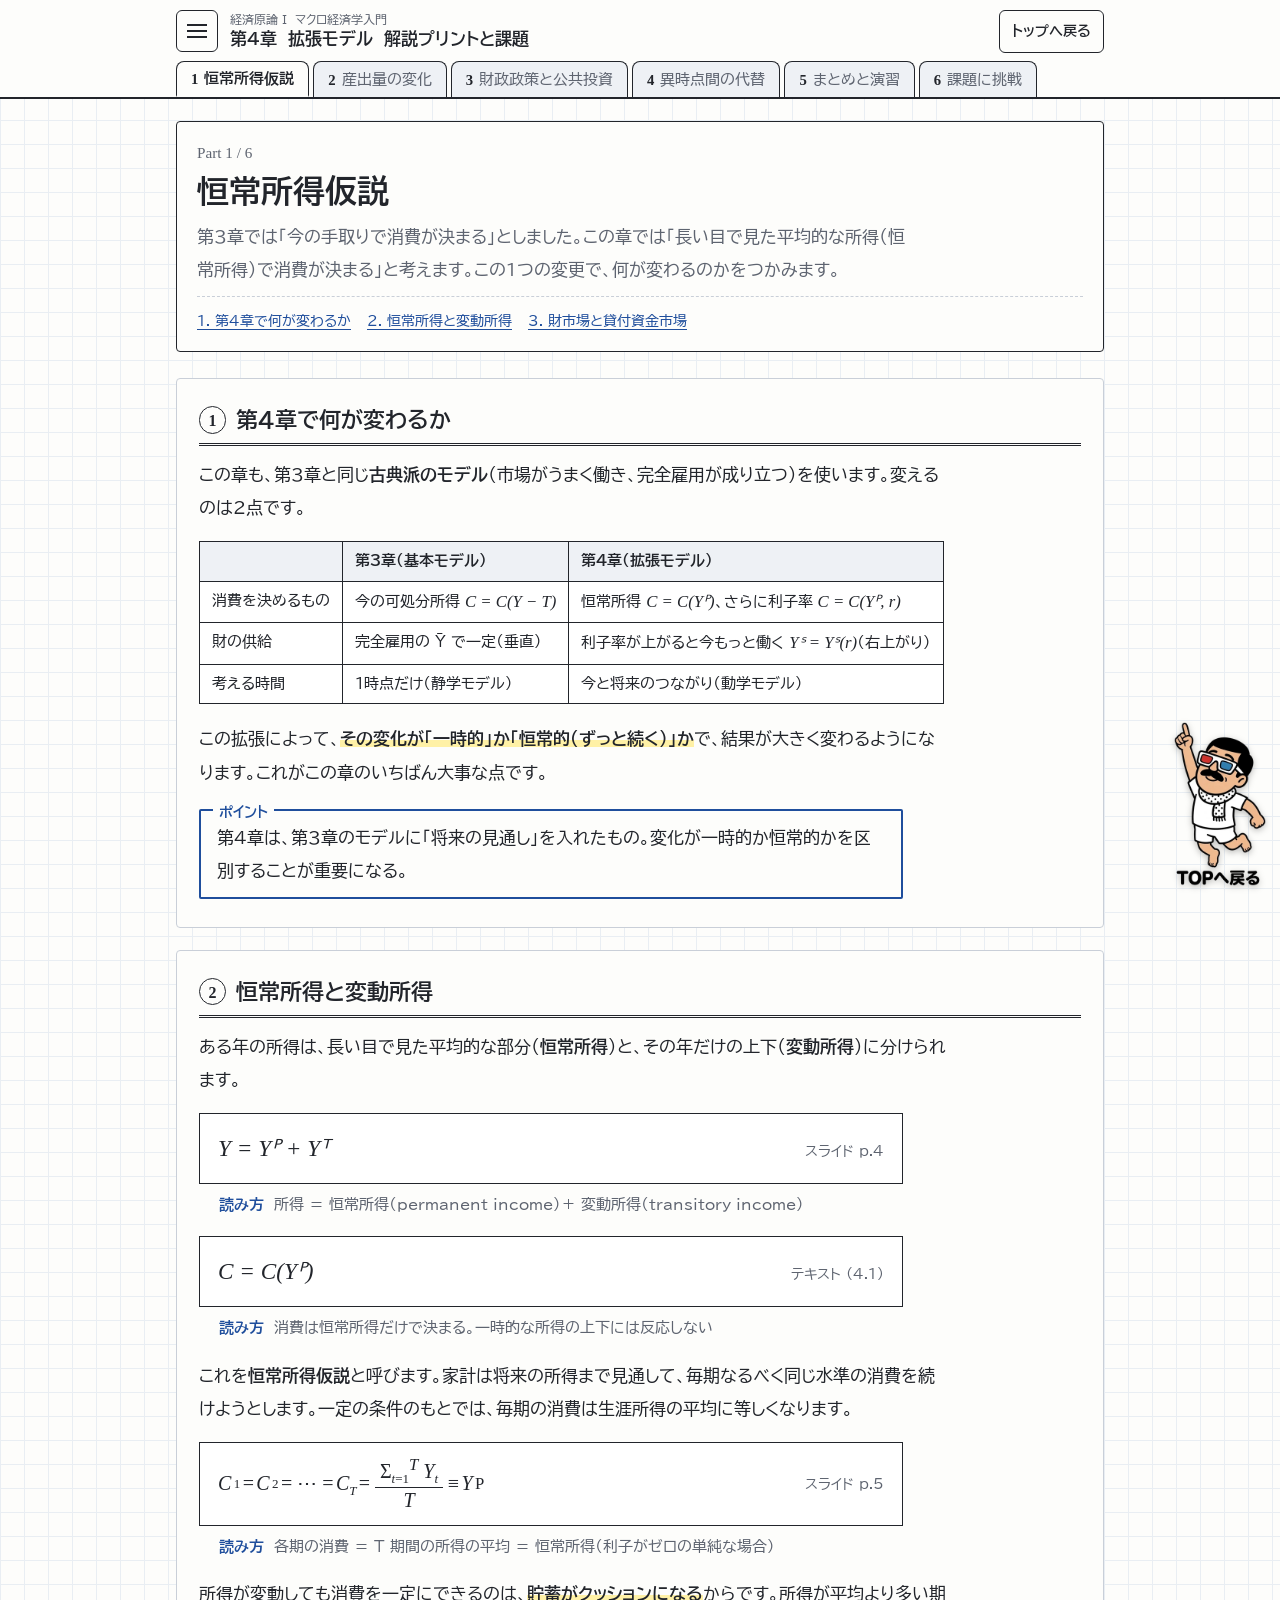
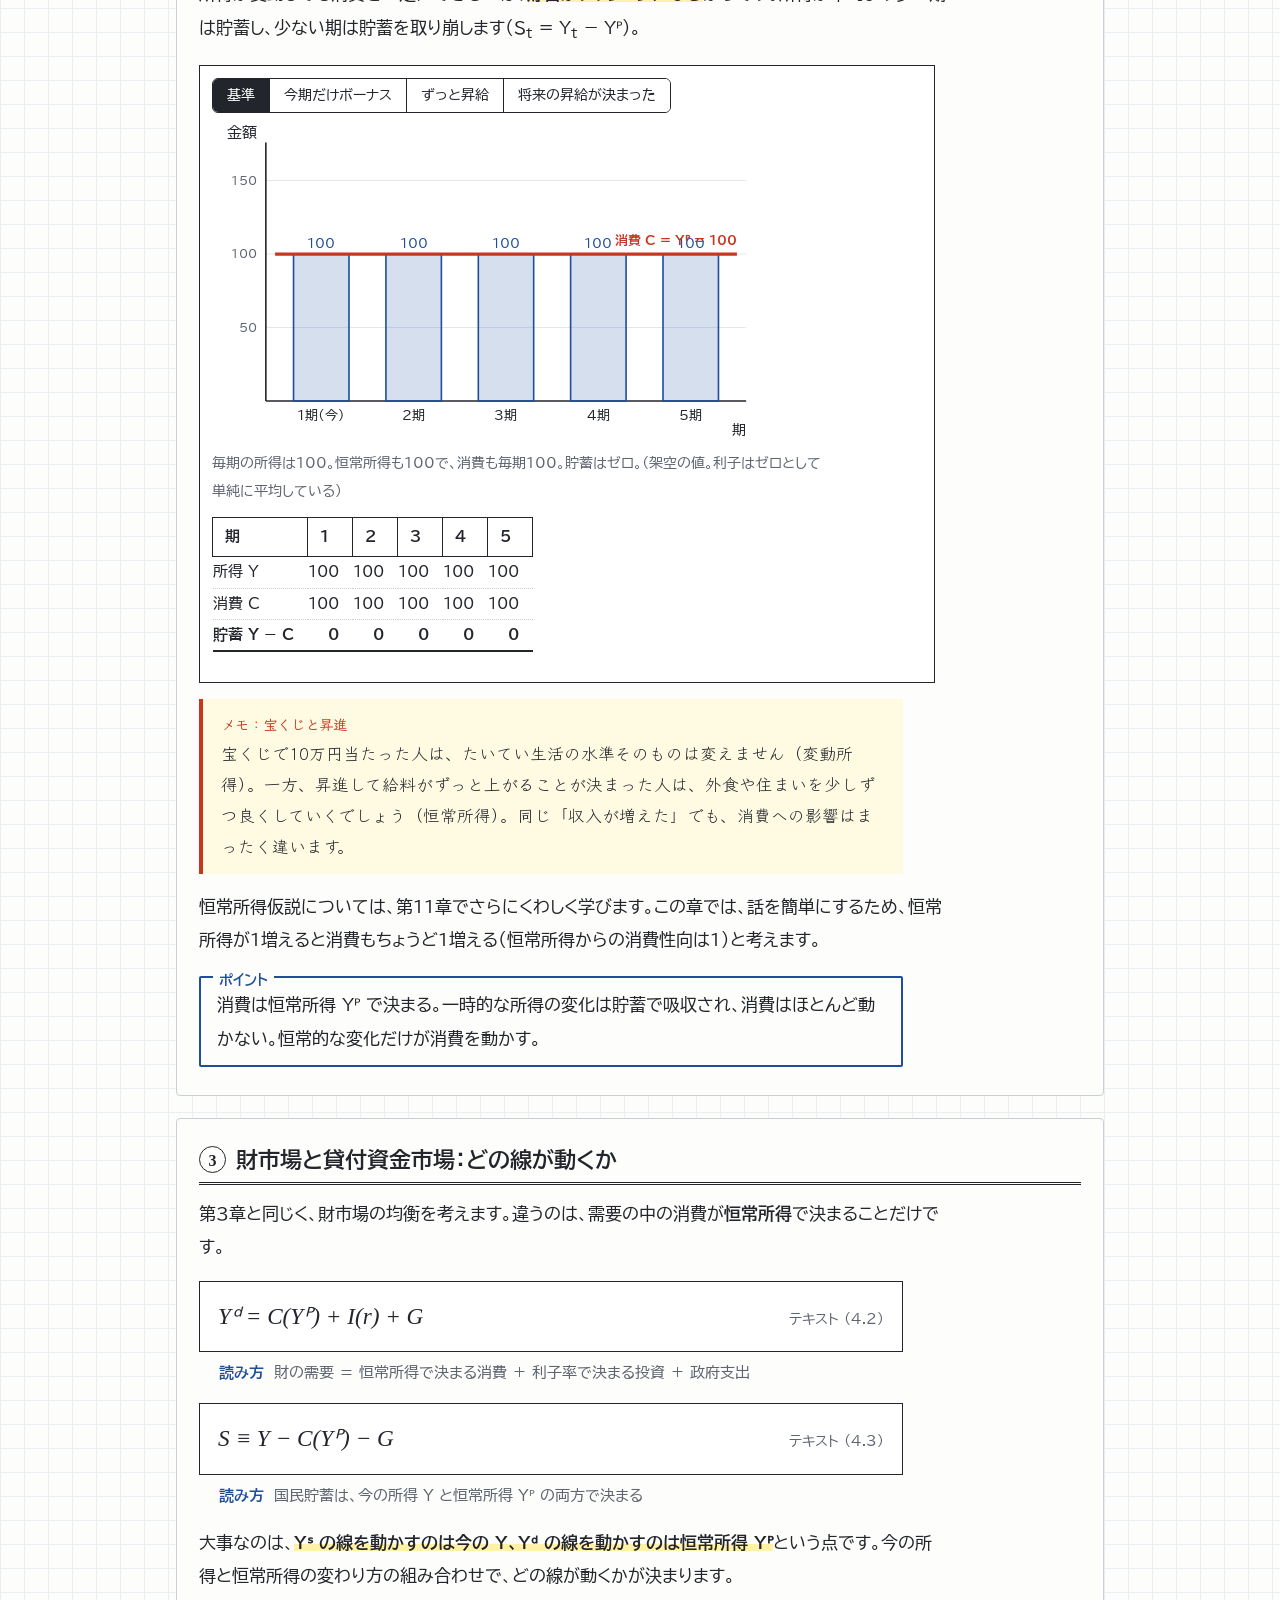
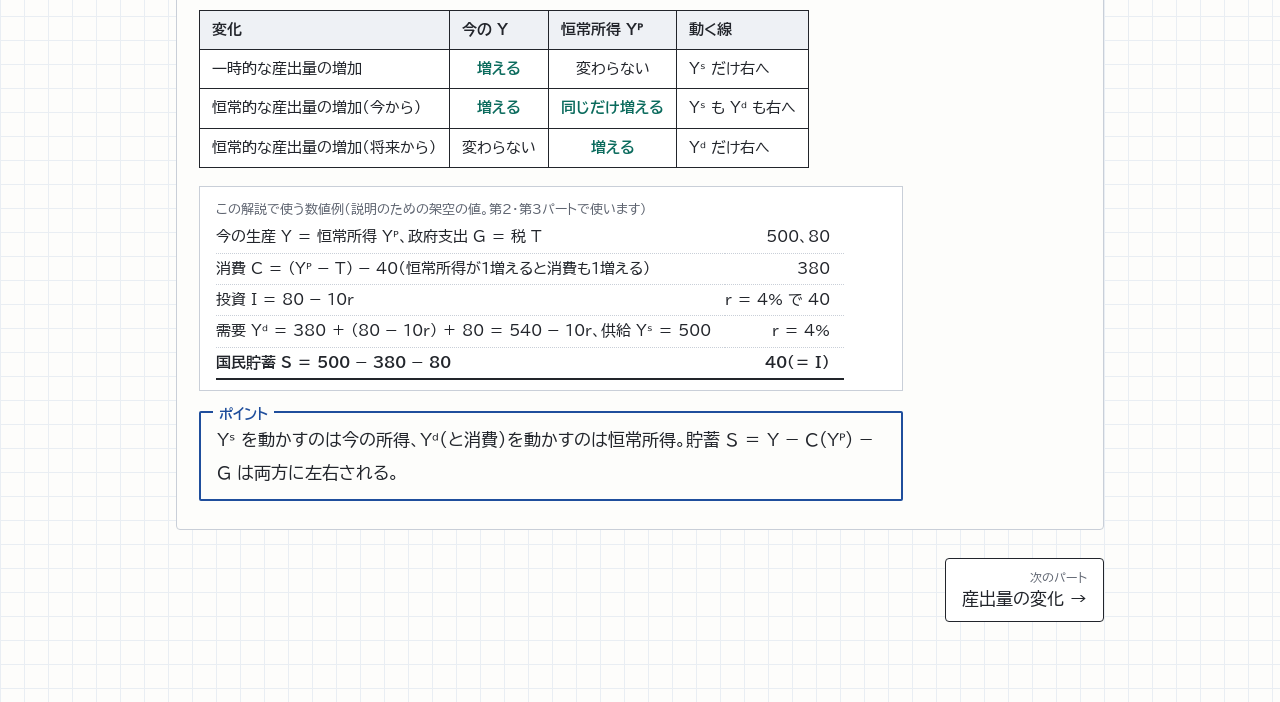
<file: ch04/index.html>
<!DOCTYPE html>
<html lang="ja">
<head>
<meta charset="utf-8">
<meta name="viewport" content="width=device-width, initial-scale=1">
<title>第4章 拡張モデル</title>
<link rel="preconnect" href="https://fonts.googleapis.com">
<link rel="preconnect" href="https://fonts.gstatic.com" crossorigin>
<link href="https://fonts.googleapis.com/css2?family=BIZ+UDPGothic:wght@400;700&family=Klee+One:wght@400;600&display=swap" rel="stylesheet">
<style>
/* 設計: 方眼紙に書いた講義プリント。黒インクの本文、青ペンの強調、朱ペンの書き込み、黄色の蛍光ペン。上部に固定ヘッダーとパートのタブ、左からメニューが出る */
:root{
  --paper:#fdfdfb;
  --grid:#e9eef3;
  --ink:#22252b;
  --sub:#5e6470;
  --line:#c9cfd8;
  --blue:#1f4e9c;
  --red:#c8361f;
  --teal:#0b6b5d;
  --marker:#fff1a6;
  --note:#fffbe3;
  --font-body:"BIZ UDPGothic","Hiragino Kaku Gothic ProN","Yu Gothic",Meiryo,sans-serif;
  --font-hand:"Klee One","Hiragino Maru Gothic ProN","Yu Gothic",sans-serif;
  --font-math:"Times New Roman",Times,serif;
  color-scheme:light;
}
*{box-sizing:border-box}
html,body{margin:0}
body{
  background-color:var(--paper);
  background-image:linear-gradient(var(--grid) 1px,transparent 1px),linear-gradient(90deg,var(--grid) 1px,transparent 1px);
  background-size:24px 24px;
  color:var(--ink);font-family:var(--font-body);font-size:17px;line-height:1.95;
  -webkit-text-size-adjust:100%;
}
a{color:var(--blue)}
button{font:inherit;color:inherit}
:focus-visible{outline:2px solid var(--blue);outline-offset:2px}

/* ヘッダー */
.bar{position:sticky;top:0;z-index:20;background:var(--paper);border-bottom:2px solid var(--ink)}
.bar-in{max-width:960px;margin:0 auto;padding:10px 16px 0;display:flex;align-items:center;gap:12px}
.burger{width:42px;height:42px;border:1.5px solid var(--ink);background:var(--paper);border-radius:6px;display:grid;place-items:center;cursor:pointer;flex:none}
.burger span{display:block;width:20px;height:2px;background:var(--ink);box-shadow:0 -6px 0 var(--ink),0 6px 0 var(--ink)}
.course{line-height:1.35;min-width:0}
.course small{display:block;color:var(--sub);font-size:.78rem}
.course b{font-size:1.05rem}
.home{margin-left:auto;flex:none;padding:7px 12px;border:1.5px solid var(--ink);border-radius:6px;background:var(--paper);color:var(--ink);text-decoration:none;font-size:.85rem;font-weight:700;white-space:nowrap}
.home:hover,.home:focus-visible{background:var(--ink);color:var(--paper);outline:none}
.tabs{max-width:960px;margin:8px auto 0;padding:0 16px;display:flex;gap:4px;overflow-x:auto;scrollbar-width:none}
.tabs::-webkit-scrollbar{display:none}
.tab{flex:none;border:1.5px solid var(--ink);border-bottom:none;background:#eef1f5;border-radius:8px 8px 0 0;padding:6px 14px 5px;cursor:pointer;font-size:.92rem;line-height:1.5;color:var(--sub);position:relative;top:2px}
.tab .n{font-family:var(--font-math);font-weight:700;margin-right:6px;color:var(--ink)}
.tab[aria-selected="true"]{background:var(--paper);color:var(--ink);font-weight:700;border-bottom:2px solid var(--paper);z-index:1}

/* ドロワー */
.scrim{position:fixed;inset:0;background:rgba(20,24,32,.35);z-index:30;opacity:0;pointer-events:none;transition:opacity .2s}
.drawer{position:fixed;top:0;left:0;bottom:0;width:min(340px,86vw);background:var(--paper);z-index:31;border-right:2px solid var(--ink);transform:translateX(-102%);transition:transform .22s ease;overflow-y:auto;padding:16px 18px 40px}
body.menu-open .scrim{opacity:1;pointer-events:auto}
body.menu-open .drawer{transform:none}
.drawer-head{display:flex;justify-content:space-between;align-items:center;border-bottom:1.5px solid var(--ink);padding-bottom:8px;margin-bottom:10px}
.drawer-head b{font-size:1rem}
.close{border:1.5px solid var(--ink);background:none;border-radius:6px;width:36px;height:36px;cursor:pointer;font-size:1.2rem;line-height:1}
.drawer h4{margin:14px 0 2px;font-size:.95rem}
.drawer h4 button{background:none;border:none;padding:0;cursor:pointer;text-align:left;font-weight:700}
.drawer h4 .n{font-family:var(--font-math);margin-right:6px}
.drawer ul{list-style:none;margin:0;padding:0 0 0 12px;border-left:1.5px solid var(--line)}
.drawer li button{background:none;border:none;padding:3px 0;cursor:pointer;color:var(--sub);text-align:left;font-size:.9rem;line-height:1.5}
.drawer li button:hover{color:var(--blue)}
.drawer .cur>button{color:var(--blue)}

/* 本文 */
main{max-width:960px;margin:0 auto;padding:22px 16px 80px}
.part{display:none}
.part.on{display:block}
.part-head{background:var(--paper);border:1.5px solid var(--ink);border-radius:4px;padding:16px 20px;margin-bottom:26px}
.part-head .pn{font-family:var(--font-math);font-size:.95rem;color:var(--sub)}
.part-head h1{font-size:clamp(1.5rem,3.6vw,2rem);line-height:1.4;margin:2px 0 6px;text-wrap:balance}
.part-head p{margin:0;color:var(--sub);max-width:42em}
.toc-mini{display:flex;flex-wrap:wrap;gap:4px 16px;margin-top:10px;padding-top:10px;border-top:1px dashed var(--line);font-size:.9rem}
.toc-mini button{background:none;border:none;padding:0;cursor:pointer;color:var(--blue);text-decoration:underline;text-underline-offset:3px}

section{background:var(--paper);border:1px solid var(--line);border-radius:4px;padding:6px 22px 24px;margin-bottom:22px;scroll-margin-top:120px}
@media (max-width:560px){section{padding:4px 14px 18px}}
h2{font-size:1.4rem;line-height:1.5;margin:18px 0 12px;padding-bottom:6px;border-bottom:3px double var(--ink);text-wrap:balance}
h2 .sn{display:inline-block;min-width:1.7em;height:1.7em;line-height:1.7em;text-align:center;border:1.5px solid var(--ink);border-radius:50%;font-family:var(--font-math);font-size:1rem;margin-right:10px;vertical-align:.12em}
h3{font-size:1.1rem;margin:24px 0 6px;text-wrap:balance}
h3::before{content:"";display:inline-block;width:10px;height:10px;background:var(--blue);margin-right:8px;vertical-align:.05em}
p{margin:0 0 1em;max-width:44em}
.mk{background:linear-gradient(transparent 58%,var(--marker) 58%);font-weight:700}
.v{font-family:var(--font-math);font-style:italic;font-size:1.1em;white-space:nowrap}
.plus{color:var(--teal);font-weight:700}
.minus{color:var(--red);font-weight:700}
ul.dots,ol.steps{margin:0 0 1em;padding-left:1.4em;max-width:44em}
ul.dots li,ol.steps li{margin:3px 0}

/* 数式ボックス（教科書風に式番号を右寄せ） */
.eq{border:1.5px solid var(--ink);background:#fff;padding:12px 18px;margin:16px 0 6px;max-width:44rem;display:flex;align-items:baseline;gap:16px;flex-wrap:wrap}
.eq .f{font-family:var(--font-math);font-size:1.45rem;font-style:italic}
.eq .f sub{font-size:.65em}
.eq .no{margin-left:auto;font-size:.85rem;color:var(--sub)}
.eq-read{max-width:44rem;margin:0 0 16px;padding-left:20px;font-size:.95rem;color:var(--sub)}
.eq-read::before{content:"読み方　";color:var(--blue);font-weight:700}

/* 先生のメモ */
.memo{font-family:var(--font-hand);background:var(--note);border-left:4px solid var(--red);padding:12px 16px 12px 18px;margin:16px 0;max-width:44rem;font-size:1.05rem;line-height:1.85}
.memo .who{display:block;color:var(--red);font-weight:600;font-size:.9rem}
/* ポイント */
.point{border:2px solid var(--blue);border-radius:2px;padding:10px 16px;margin:20px 0 4px;max-width:44rem;position:relative}
.point::before{content:"ポイント";position:absolute;top:-.85em;left:12px;background:var(--paper);padding:0 6px;color:var(--blue);font-weight:700;font-size:.85rem}
.point p{margin:0}

/* 帯グラフ */
.bars{background:#fff;border:1px solid var(--line);padding:14px 16px 10px;margin:14px 0 18px;max-width:44rem}
.bars .sw{display:flex;gap:0;margin-bottom:12px;border:1.5px solid var(--ink);border-radius:6px;overflow:hidden;width:max-content}
.bars .sw button{border:none;background:#fff;padding:3px 14px;cursor:pointer;font-size:.88rem}
.bars .sw button+button{border-left:1.5px solid var(--ink)}
.bars .sw button[aria-selected="true"]{background:var(--ink);color:#fff}
.brow{display:grid;grid-template-columns:7.2em 1fr;align-items:center;gap:10px;margin:8px 0}
.brow .lab{font-size:.88rem;line-height:1.35}
.track{position:relative;height:34px}
.seg{position:absolute;top:0;bottom:0;display:flex;align-items:center;justify-content:center;font-size:.8rem;border:1.5px solid var(--ink);white-space:nowrap;overflow:hidden;font-variant-numeric:tabular-nums}
.seg.y{background:#dfe8f6}
.seg.c{background:#f3f4f6}.seg.i{background:#e7eaee}.seg.g{background:#d9dde3}
.seg.gap-p{background:repeating-linear-gradient(45deg,#d6efe9,#d6efe9 5px,#fff 5px,#fff 10px);color:var(--teal);font-weight:700;border-color:var(--teal);border-style:dashed}
.seg.gap-m{background:repeating-linear-gradient(45deg,#f8ddd7,#f8ddd7 5px,#fff 5px,#fff 10px);color:var(--red);font-weight:700;border-color:var(--red);border-style:dashed}
.seg.b{background:#e7eaee}.seg.ri{background:#fde9a8}.seg.nx{background:#d6efe9}
.seg-lab{position:absolute;top:0;bottom:0;display:flex;align-items:center;font-size:.85rem;white-space:nowrap}
.bars .cap{font-size:.88rem;color:var(--sub);margin:6px 0 0}

/* 表 */
.tw{overflow-x:auto;margin:12px 0 18px}
table{border-collapse:collapse;background:#fff;font-size:.95rem;font-variant-numeric:tabular-nums}
th,td{border:1px solid var(--ink);padding:7px 12px;text-align:left;vertical-align:top;line-height:1.6}
thead th{background:#eef1f5}
td.c{text-align:center;white-space:nowrap}
td.r{text-align:right}
table.calc-t td{border:none;border-bottom:1px dotted var(--line);padding:3px 14px 3px 0}
table.calc-t tr:last-child td{border-bottom:2px solid var(--ink);font-weight:700}

/* 図 */
figure{margin:14px 0 20px}
figcaption{font-size:.85rem;color:var(--sub);margin-top:4px}
.figbox{background:#fff;border:1px solid var(--line);padding:8px;overflow-x:auto}
svg text{font-family:var(--font-body);fill:var(--ink)}
svg .m{font-family:var(--font-math);font-style:italic}

/* シミュレーター */
.sim{background:#fff;border:1.5px solid var(--ink);padding:14px;margin:16px 0;display:grid;grid-template-columns:1fr;gap:14px}
@media (min-width:860px){.sim{grid-template-columns:minmax(0,1.15fr) minmax(0,1fr)}}
.grp{margin-bottom:10px}
.grp .gl{font-size:.78rem;color:var(--sub);display:block;margin-bottom:3px}
.chips{display:flex;flex-wrap:wrap;gap:5px}
.chips button{border:1.5px solid var(--ink);background:#fff;padding:2px 10px;border-radius:4px;cursor:pointer;font-size:.85rem;line-height:1.6}
.chips button[aria-pressed="true"]{background:var(--ink);color:#fff}
.explain{border-top:1px dashed var(--line);padding-top:10px;margin-top:6px}
.explain .t{font-weight:700;margin:0}
.explain .x{font-size:.95rem;margin:4px 0}
.explain .f{font-size:.8rem;color:var(--sub);margin:0}
.meter{display:grid;grid-template-columns:repeat(3,1fr);border:1.5px solid var(--ink);margin:10px 0}
.meter div{padding:6px 8px;text-align:center}
.meter div+div{border-left:1px solid var(--ink)}
.meter small{display:block;font-size:.75rem;color:var(--sub);line-height:1.3}
.meter strong{font-size:1.3rem;font-family:var(--font-math);font-variant-numeric:tabular-nums}
.sl{display:grid;grid-template-columns:7.4em 1fr 3.6em;gap:8px;align-items:center;font-size:.88rem}
.sl input{width:100%;accent-color:var(--blue)}
.sl output{text-align:right;font-family:var(--font-math);font-variant-numeric:tabular-nums}
.sm{font-size:.8rem;color:var(--sub);margin:6px 0 0}

/* 内部タブ（ケース別） */
.itabs{display:flex;gap:0;border-bottom:1.5px solid var(--ink);margin:14px 0 0;overflow-x:auto}
.itabs button{border:none;background:none;padding:6px 14px;cursor:pointer;color:var(--sub);border-bottom:3px solid transparent;margin-bottom:-1.5px;white-space:nowrap}
.itabs button[aria-selected="true"]{color:var(--ink);font-weight:700;border-bottom-color:var(--blue)}
.ipanel{padding:12px 0 0}
.ipanel[hidden]{display:none}
.case{border-left:3px solid var(--line);padding:2px 0 2px 14px;margin:0 0 16px;max-width:44rem}
.case b{display:block}
.case .res{font-size:.9rem;margin:2px 0}
.case p{margin:2px 0 0;font-size:.97rem}

/* 手順 */
.flow{display:grid;grid-template-columns:1fr;gap:8px;max-width:44rem;margin:12px 0 16px;counter-reset:f}
@media (min-width:700px){.flow{grid-template-columns:repeat(3,1fr)}}
.flow div{border:1.5px solid var(--ink);background:#fff;padding:10px 12px;font-size:.93rem;line-height:1.7;counter-increment:f}
.flow div::before{content:"手順" counter(f);display:block;font-weight:700;color:var(--blue);font-size:.82rem}

/* 計算機 */
.calc{background:#fff;border:1.5px solid var(--ink);padding:14px 16px;margin:14px 0;max-width:44rem}
.calc .out{font-size:.98rem;margin-top:10px}
.calc .chk{color:var(--sub);font-size:.88rem}

/* 確認問題 */
.q{border:1px solid var(--ink);background:#fff;margin:10px 0;max-width:46rem}
.q .qq{padding:10px 14px;display:flex;gap:10px}
.q .qn{font-family:var(--font-math);font-weight:700;color:var(--blue)}
.q button.show{margin:0 14px 10px;border:1.5px solid var(--ink);background:#fff;border-radius:4px;padding:2px 12px;cursor:pointer;font-size:.85rem}
.q .ans{border-top:1px dashed var(--line);padding:8px 14px 10px;font-family:var(--font-hand);font-size:1.05rem;background:var(--note)}
.q .ans[hidden]{display:none}
.q .ans::before{content:"解答　";color:var(--red);font-weight:600}

/* 前後ナビ */
.pager{display:flex;justify-content:space-between;gap:10px;margin-top:28px;flex-wrap:wrap}
.pager button{border:1.5px solid var(--ink);background:#fff;padding:10px 16px;cursor:pointer;border-radius:4px;text-align:left;line-height:1.4;max-width:48%}
.pager button small{display:block;color:var(--sub);font-size:.78rem}
.pager .next{margin-left:auto;text-align:right}
.src{font-size:.82rem;color:var(--sub);margin-top:30px;border-top:1px solid var(--line);padding-top:10px}

/* キャラクター */
.talk{display:flex;align-items:flex-end;gap:12px;margin:14px 0 18px;max-width:44rem}
.talk img{width:118px;height:auto;flex:none}
.talk .bubble{position:relative;background:#fff;border:2px solid var(--ink);border-radius:14px;padding:10px 16px;font-family:var(--font-hand);font-size:1.08rem;line-height:1.75;margin-bottom:30px}
.talk .bubble::before{content:"";position:absolute;left:-12px;bottom:16px;border:6px solid transparent;border-right:8px solid var(--ink)}
.talk .bubble::after{content:"";position:absolute;left:-8px;bottom:17px;border:5px solid transparent;border-right:7px solid #fff}
.talk.r{flex-direction:row-reverse;margin-left:auto}
.talk.r .bubble::before{left:auto;right:-12px;border-right-color:transparent;border-left:8px solid var(--ink)}
.talk.r .bubble::after{left:auto;right:-8px;border-right-color:transparent;border-left:7px solid #fff}
.part-head{display:flex;gap:16px;align-items:flex-end}
.part-head .ph-main{flex:1;min-width:0}
.part-head .ph-fig{flex:none;width:150px;text-align:center;margin:-6px 0 -16px}
.part-head .ph-say{font-family:var(--font-hand);font-size:.88rem;line-height:1.5;background:#fff;border:1.5px solid var(--ink);border-radius:10px;padding:5px 8px;margin-bottom:6px;text-align:left;position:relative}
.part-head .ph-say::after{content:"";position:absolute;left:50%;bottom:-7px;width:10px;height:10px;background:#fff;border-right:1.5px solid var(--ink);border-bottom:1.5px solid var(--ink);transform:translateX(-50%) rotate(45deg)}
.part-head .ph-fig img{width:100%;height:auto;display:block}
@media (max-width:560px){.talk img{width:86px}.part-head .ph-fig{width:96px}.talk .bubble{font-size:1rem}}
.memo.withfig{display:flex;gap:14px;align-items:center}
.memo.withfig img{width:104px;height:auto;flex:none}
@media (max-width:560px){.memo.withfig img{width:78px}}

/* 課題パート */
.dl{margin:10px 0 16px}
.dlbtn{display:inline-flex;align-items:center;gap:12px;border:2px solid var(--ink);background:#fff;color:var(--ink);text-decoration:none;padding:8px 16px 8px 10px;border-radius:6px;line-height:1.4;box-shadow:3px 3px 0 var(--ink)}
.dlbtn:hover{background:#eef2fa}
.dlbtn:active{transform:translate(2px,2px);box-shadow:1px 1px 0 var(--ink)}
.dlbtn .dlico{width:34px;height:40px;background:#2b579a;color:#fff;font-weight:700;display:grid;place-items:center;border-radius:3px;font-family:var(--font-math);font-size:1.2rem}
.dlbtn b{display:block}
.dlbtn small{display:block;color:var(--sub);font-size:.8rem}

.xref{font-size:.9rem;margin:6px 0 12px;max-width:44em}
.xref::before{content:"→ ";color:var(--blue);font-weight:700}
.xref a,.dots a{color:var(--blue);cursor:pointer}
.kq{border:2px solid var(--ink);background:#fff;padding:12px 16px;margin:12px 0 14px;max-width:46rem}
.kq .lab{display:inline-block;background:var(--ink);color:#fff;font-size:.8rem;padding:0 8px;border-radius:3px;margin-bottom:4px}
.kq p{margin:4px 0}
.memo.hint{border-left-color:var(--blue)}
.memo.hint .who{color:var(--blue)}
.locked{display:none;border:1.5px dashed var(--line);color:var(--sub);padding:8px 14px;max-width:44rem;font-size:.92rem;background:#fff}
body.ans-off .locked{display:block}
body.ans-off .sol{display:none}
.solbtn{border:1.5px solid var(--ink);background:var(--ink);color:#fff;border-radius:4px;padding:6px 16px;cursor:pointer;margin:6px 0 10px}
.solbtn[aria-expanded="true"]{background:#fff;color:var(--ink)}
.step{border-top:1px dashed var(--line);padding-top:6px;margin-top:10px}
h3.stp::before{display:none}
h3.stp .st{display:inline-block;font-size:.8rem;background:var(--blue);color:#fff;padding:0 9px;border-radius:3px;margin-right:8px;vertical-align:.12em}
.ansSwitch{display:flex;flex-wrap:wrap;align-items:center;gap:6px 16px;border:2px solid var(--ink);background:#fff;padding:10px 14px;margin:14px 0 16px;max-width:46rem}
.sw-l{display:flex;align-items:center;gap:10px;cursor:pointer;font-weight:700}
.sw-l input{position:absolute;opacity:0;width:1px;height:1px}
.sw-ui{width:46px;height:26px;border-radius:13px;background:#c9cfd8;position:relative;flex:none;transition:background .15s}
.sw-ui::after{content:"";position:absolute;top:3px;left:3px;width:20px;height:20px;border-radius:50%;background:#fff;box-shadow:0 1px 2px rgba(0,0,0,.3);transition:left .15s}
.sw-l input:checked+.sw-ui{background:var(--teal)}
.sw-l input:checked+.sw-ui::after{left:23px}
.sw-l input:focus-visible+.sw-ui{outline:2px solid var(--blue);outline-offset:2px}
.sw-note{font-size:.88rem;color:var(--sub)}
.gwrap{background:#fff;border:1.5px solid var(--ink);padding:12px;margin:14px 0 6px;max-width:46rem}
.gsw{display:flex;border:1.5px solid var(--ink);border-radius:6px;overflow:hidden;width:max-content;max-width:100%;margin-bottom:8px;flex-wrap:wrap}
.gsw button{border:none;background:#fff;padding:3px 14px;cursor:pointer;font-size:.88rem}
.gsw button+button{border-left:1.5px solid var(--ink)}
.gsw button[aria-pressed="true"]{background:var(--ink);color:#fff}
.gwrap svg{width:100%;max-width:560px;height:auto;display:block}
.gcap{font-size:.88rem;color:var(--sub);margin:6px 0 0}
.howto{font-size:.93rem;max-width:44rem;margin:6px 0 16px;padding-left:1.3em}
.trap{border:2px dashed var(--red);padding:10px 16px;margin:16px 0;max-width:44rem;background:#fff}
.trap b{color:var(--red)}
.point.ketsu::before{content:"結論"}
.answer{border:1.5px solid var(--ink);background:#fff;padding:14px 18px 6px;margin:20px 0 16px;max-width:46rem;position:relative}
.answer::before{content:"答案の書き方の例";position:absolute;top:-.8em;left:12px;background:var(--ink);color:#fff;font-size:.8rem;padding:0 8px;border-radius:3px}
.answer p{font-size:.97rem}
.num{background:#fff;border:1px solid var(--line);padding:10px 16px;margin:14px 0;max-width:44rem}
.num .h{font-size:.82rem;color:var(--sub);display:block}
#kadai .brow{grid-template-columns:5.5em 1fr}
#kadai .seg.g{background:#fde9a8}
@media (prefers-reduced-motion: reduce){*{transition:none!important}}

/* 数式（分数・Σ/Π/∫ の上下添字）— 全章共通 */
.mx{font-family:var(--font-math);display:inline-flex;align-items:center;gap:.12em;vertical-align:middle;white-space:nowrap;font-size:1.08em}
.mx i{font-style:italic}
.frac{display:inline-flex;flex-direction:column;align-items:center;vertical-align:middle;margin:0 .12em;line-height:1.25}
.frac>span:first-child{border-bottom:1px solid currentColor;padding:0 .25em}
.frac>span:last-child{padding:0 .25em}
.bop{display:inline-flex;flex-direction:column;align-items:center;vertical-align:middle;line-height:1;margin:0 .12em}
.bop .s{font-size:1.7em;line-height:1}
.bop small{font-size:.62em;line-height:1.1}
.eq .mx{font-size:1.25rem}
.eq.mxeq .f{font-style:normal}
.mxblock{display:block;overflow-x:auto;padding:4px 0}

/* TOPへ戻る（イラストのボタン） */
.totop{position:fixed;right:14px;bottom:14px;z-index:15;display:block;width:92px;line-height:0;border-radius:10px;transition:transform .15s}
.totop img{width:100%;height:auto;display:block;filter:drop-shadow(0 2px 3px rgba(0,0,0,.25))}
.totop:hover{transform:translateY(-4px)}
.totop:focus-visible{outline:2px solid var(--blue);outline-offset:3px}
@media (max-width:560px){.totop{width:64px;right:8px;bottom:8px}}
@media (prefers-reduced-motion: reduce){.totop{transition:none}.totop:hover{transform:none}}
@media print{.totop{display:none}}
</style>
</head>
<body>

<div class="scrim" id="scrim"></div>
<nav class="drawer" id="drawer" aria-label="全体の目次" aria-hidden="true">
  <div class="drawer-head"><b>目次</b><button class="close" id="closeBtn" aria-label="目次を閉じる">×</button></div>
  <div id="drawerList"></div>
</nav>

<header class="bar">
  <div class="bar-in">
    <button class="burger" id="menuBtn" aria-label="目次を開く" aria-controls="drawer" aria-expanded="false"><span></span></button>
    <div class="course"><small>経済原論 I　マクロ経済学入門</small><b>第4章　拡張モデル　解説プリントと課題</b></div>
    <a class="home" href="../">トップへ戻る</a>
  </div>
  <div class="tabs" role="tablist" aria-label="パート" id="tabs"></div>
</header>

<main>
<style>.pair{display:grid;grid-template-columns:1fr;gap:4px}.pair>div+div{margin-top:6px}</style>

<!-- ===================== パート1 ===================== -->
<div class="part" id="koujou" data-title="恒常所得仮説" data-desc="第3章では「今の手取りで消費が決まる」としました。この章では「長い目で見た平均的な所得（恒常所得）で消費が決まる」と考えます。この1つの変更で、何が変わるのかをつかみます。">

<section id="s1" data-t="第4章で何が変わるか">
<h2><span class="sn">1</span>第4章で何が変わるか</h2>
<p>この章も、第3章と同じ<b>古典派のモデル</b>（市場がうまく働き、完全雇用が成り立つ）を使います。変えるのは2点です。</p>
<div class="tw"><table>
<thead><tr><th></th><th>第3章（基本モデル）</th><th>第4章（拡張モデル）</th></tr></thead>
<tbody>
<tr><td>消費を決めるもの</td><td>今の可処分所得 <span class="v">C = C(Y − T)</span></td><td>恒常所得 <span class="v">C = C(Yᴾ)</span>、さらに利子率 <span class="v">C = C(Yᴾ, r)</span></td></tr>
<tr><td>財の供給</td><td>完全雇用の Ȳ で一定（垂直）</td><td>利子率が上がると今もっと働く <span class="v">Yˢ = Yˢ(r)</span>（右上がり）</td></tr>
<tr><td>考える時間</td><td>1時点だけ（静学モデル）</td><td>今と将来のつながり（動学モデル）</td></tr>
</tbody></table></div>
<p>この拡張によって、<span class="mk">その変化が「一時的」か「恒常的（ずっと続く）」か</span>で、結果が大きく変わるようになります。これがこの章のいちばん大事な点です。</p>
<div class="point"><p>第4章は、第3章のモデルに「将来の見通し」を入れたもの。変化が一時的か恒常的かを区別することが重要になる。</p></div>
</section>

<section id="s2" data-t="恒常所得と変動所得">
<h2><span class="sn">2</span>恒常所得と変動所得</h2>
<p>ある年の所得は、長い目で見た平均的な部分（<b>恒常所得</b>）と、その年だけの上下（<b>変動所得</b>）に分けられます。</p>
<div class="eq"><span class="f">Y = Yᴾ + Yᵀ</span><span class="no">スライド p.4</span></div>
<p class="eq-read">所得 ＝ 恒常所得（permanent income）＋ 変動所得（transitory income）</p>
<div class="eq"><span class="f">C = C(Yᴾ)</span><span class="no">テキスト (4.1)</span></div>
<p class="eq-read">消費は恒常所得だけで決まる。一時的な所得の上下には反応しない</p>
<p>これを<b>恒常所得仮説</b>と呼びます。家計は将来の所得まで見通して、毎期なるべく同じ水準の消費を続けようとします。一定の条件のもとでは、毎期の消費は生涯所得の平均に等しくなります。</p>
<div class="eq mxeq"><span class="f"><span class="mx"><i>C</i><sub>1</sub> = <i>C</i><sub>2</sub> = ⋯ = <i>C<sub>T</sub></i> = <span class="frac"><span>Σ<sub><i>t</i>=1</sub><sup><i>T</i></sup> <i>Y<sub>t</sub></i></span><span><i>T</i></span></span> ≡ <i>Y</i><sup>P</sup></span></span><span class="no">スライド p.5</span></div>
<p class="eq-read">各期の消費 ＝ T 期間の所得の平均 ＝ 恒常所得（利子がゼロの単純な場合）</p>
<p>所得が変動しても消費を一定にできるのは、<span class="mk">貯蓄がクッションになる</span>からです。所得が平均より多い期は貯蓄し、少ない期は貯蓄を取り崩します（S<sub>t</sub> = Y<sub>t</sub> − Yᴾ）。</p>
<div class="gwrap">
  <div class="gsw" role="group" aria-label="所得の変化の種類"><button type="button" data-g="pih" data-s="0" aria-pressed="true">基準</button><button type="button" data-g="pih" data-s="1" aria-pressed="false">今期だけボーナス</button><button type="button" data-g="pih" data-s="2" aria-pressed="false">ずっと昇給</button><button type="button" data-g="pih" data-s="3" aria-pressed="false">将来の昇給が決まった</button></div>
  <svg id="gPih" viewBox="0 0 520 300" role="img" aria-label="5期間の所得と、一定の消費の水準を示すグラフ"></svg>
  <p class="gcap" id="gPih-cap"></p>
  <div class="tw" style="max-width:34rem"><table class="calc-t" id="pihTbl"></table></div>
</div>
<div class="memo"><span class="who">メモ：宝くじと昇進</span>宝くじで10万円当たった人は、たいてい生活の水準そのものは変えません（変動所得）。一方、昇進して給料がずっと上がることが決まった人は、外食や住まいを少しずつ良くしていくでしょう（恒常所得）。同じ「収入が増えた」でも、消費への影響はまったく違います。</div>
<p>恒常所得仮説については、第11章でさらにくわしく学びます。この章では、話を簡単にするため、恒常所得が1増えると消費もちょうど1増える（恒常所得からの消費性向は1）と考えます。</p>
<div class="point"><p>消費は恒常所得 Yᴾ で決まる。一時的な所得の変化は貯蓄で吸収され、消費はほとんど動かない。恒常的な変化だけが消費を動かす。</p></div>
</section>

<section id="s3" data-t="財市場と貸付資金市場">
<h2><span class="sn">3</span>財市場と貸付資金市場：どの線が動くか</h2>
<p>第3章と同じく、財市場の均衡を考えます。違うのは、需要の中の消費が<b>恒常所得</b>で決まることだけです。</p>
<div class="eq"><span class="f">Yᵈ = C(Yᴾ) + I(r) + G</span><span class="no">テキスト (4.2)</span></div>
<p class="eq-read">財の需要 ＝ 恒常所得で決まる消費 ＋ 利子率で決まる投資 ＋ 政府支出</p>
<div class="eq"><span class="f">S ≡ Y − C(Yᴾ) − G</span><span class="no">テキスト (4.3)</span></div>
<p class="eq-read">国民貯蓄は、今の所得 Y と恒常所得 Yᴾ の両方で決まる</p>
<p>大事なのは、<span class="mk">Yˢ の線を動かすのは今の Y、Yᵈ の線を動かすのは恒常所得 Yᴾ</span>という点です。今の所得と恒常所得の変わり方の組み合わせで、どの線が動くかが決まります。</p>
<div class="tw"><table>
<thead><tr><th>変化</th><th>今の Y</th><th>恒常所得 Yᴾ</th><th>動く線</th></tr></thead>
<tbody>
<tr><td>一時的な産出量の増加</td><td class="c plus">増える</td><td class="c">変わらない</td><td>Yˢ だけ右へ</td></tr>
<tr><td>恒常的な産出量の増加（今から）</td><td class="c plus">増える</td><td class="c plus">同じだけ増える</td><td>Yˢ も Yᵈ も右へ</td></tr>
<tr><td>恒常的な産出量の増加（将来から）</td><td class="c">変わらない</td><td class="c plus">増える</td><td>Yᵈ だけ右へ</td></tr>
</tbody></table></div>
<div class="num"><span class="h">この解説で使う数値例（説明のための架空の値。第2・第3パートで使います）</span>
<table class="calc-t">
<tr><td>今の生産 Y ＝ 恒常所得 Yᴾ、政府支出 G ＝ 税 T</td><td class="r">500、80</td></tr>
<tr><td>消費 C ＝ (Yᴾ − T) − 40（恒常所得が1増えると消費も1増える）</td><td class="r">380</td></tr>
<tr><td>投資 I ＝ 80 − 10r</td><td class="r">r ＝ 4% で 40</td></tr>
<tr><td>需要 Yᵈ ＝ 380 ＋ (80 − 10r) ＋ 80 ＝ 540 − 10r、供給 Yˢ ＝ 500</td><td class="r">r ＝ 4%</td></tr>
<tr><td>国民貯蓄 S ＝ 500 − 380 − 80</td><td class="r">40（＝ I）</td></tr>
</table></div>
<div class="point"><p>Yˢ を動かすのは今の所得、Yᵈ（と消費）を動かすのは恒常所得。貯蓄 S ＝ Y − C(Yᴾ) − G は両方に左右される。</p></div>
</section>
</div>

<!-- ===================== パート2 ===================== -->
<div class="part" id="sanshutsu" data-title="産出量の変化" data-desc="生産が増えたとき、それが一時的か恒常的か、今起こるか将来起こるかで、利子率・消費・投資の動きが変わります。財市場と貸付資金市場の2つの図で確かめます。">

<section id="s4" data-t="一時的な産出量の増加">
<h2><span class="sn">4</span>一時的な産出量の増加：利子率が下がる</h2>
<p>天候に恵まれて今年だけ豊作になった、という場合です。今の生産 Y は増えますが、恒常所得は変わりません。数値例で、今年だけ生産が20増えるとします。</p>
<div class="gwrap">
  <div class="gsw" role="group" aria-label="変化の前後"><button type="button" data-g="a1" data-s="0" aria-pressed="true">変化前</button><button type="button" data-g="a1" data-s="1" aria-pressed="false">変化後</button></div>
  <div class="pair">
    <div><svg id="ga1Y" viewBox="0 0 520 320" role="img" aria-label="財市場：供給の線だけが右へ動き利子率が下がる"></svg><p class="gcap" id="ga1Y-cap"></p></div>
    <div><svg id="ga1S" viewBox="0 0 520 320" role="img" aria-label="貸付資金市場：貯蓄が増え利子率が下がる"></svg><p class="gcap" id="ga1S-cap"></p></div>
  </div>
</div>
<p>増えた所得は消費に回らず、まるごと貯蓄になります。貸したいお金が増えるので利子率が下がり、投資が増えます。新しい均衡では、<span class="mk">利子率の低下、貯蓄と投資の増加</span>が起きています。</p>
<p class="xref">供給曲線が右上がりの場合は <a href="#s19" data-goto="s19">課題①</a> で考えます</p>
<div class="point"><p>一時的な産出量の増加：Yˢ だけが右へ。C 不変、S と I が増え、r が下がる。</p></div>
</section>

<section id="s5" data-t="恒常的な産出量の増加（今から）">
<h2><span class="sn">5</span>恒常的な産出量の増加：利子率は変わらない</h2>
<p>画期的な技術が実用化され、今年から生産がずっと20増える場合です。今の Y も恒常所得 Yᴾ も20増えます。</p>
<div class="gwrap">
  <div class="gsw" role="group" aria-label="変化の前後"><button type="button" data-g="a2" data-s="0" aria-pressed="true">変化前</button><button type="button" data-g="a2" data-s="1" aria-pressed="false">変化後</button></div>
  <div class="pair">
    <div><svg id="ga2Y" viewBox="0 0 520 320" role="img" aria-label="財市場：供給も需要も同じだけ右へ動く"></svg><p class="gcap" id="ga2Y-cap"></p></div>
    <div><svg id="ga2S" viewBox="0 0 520 320" role="img" aria-label="貸付資金市場：何も動かない"></svg><p class="gcap" id="ga2S-cap"></p></div>
  </div>
</div>
<p>消費性向を1としているので、消費も20増えます。供給と需要が同じだけ増えるので、<span class="mk">利子率は変わらず、貯蓄も投資も変わりません</span>。増えた生産は、すべて消費に回ります。</p>
<div class="point"><p>恒常的な産出量の増加（今から）：Yˢ と Yᵈ が同じだけ右へ。r・S・I は不変、C が Y と同じだけ増える。</p></div>
</section>

<section id="s6" data-t="恒常的な増加が将来起こる場合">
<h2><span class="sn">6</span>恒常的な増加が将来起こる場合：利子率が上がる</h2>
<p>新しい技術が発見されたが、実用化までに時間がかかる場合です。今の生産は変わりませんが、将来の所得が増えることがわかったので、<b>今の</b>恒常所得が増えます。</p>
<div class="gwrap">
  <div class="gsw" role="group" aria-label="変化の前後"><button type="button" data-g="a3" data-s="0" aria-pressed="true">変化前</button><button type="button" data-g="a3" data-s="1" aria-pressed="false">変化後</button></div>
  <div class="pair">
    <div><svg id="ga3Y" viewBox="0 0 520 320" role="img" aria-label="財市場：需要の線だけが右へ動き利子率が上がる"></svg><p class="gcap" id="ga3Y-cap"></p></div>
    <div><svg id="ga3S" viewBox="0 0 520 320" role="img" aria-label="貸付資金市場：貯蓄が減り利子率が上がる"></svg><p class="gcap" id="ga3S-cap"></p></div>
  </div>
</div>
<p>家計は将来の所得をあてにして、今から消費を増やします。今の生産は増えていないので、利子率が上がり、投資が減ります。実際に生産が増えた時点では、第5節と同じ状態になり、貯蓄の線も元に戻ります。</p>
<div class="point"><p>恒常的な増加が将来起こる：今は Yᵈ だけが右へ。C が増え、S と I が減り、r が上がる。</p></div>
</section>

<section id="s7" data-t="資本の限界生産物の増加">
<h2><span class="sn">7</span>資本の限界生産物の増加：投資と消費の両方が増えようとする</h2>
<p>機械の性能が上がるなどして、資本の限界生産物 MPK が上がった場合です。企業にとって最適な資本の量（MPK ＝ r となる K）が増えるので、どの利子率でも投資が増えます（投資関数が右へ）。さらに、投資で将来の生産が増えるので恒常所得も増え、消費も増えます。</p>
<div class="gwrap">
  <div class="gsw" role="group" aria-label="変化の前後"><button type="button" data-g="a4" data-s="0" aria-pressed="true">変化前</button><button type="button" data-g="a4" data-s="1" aria-pressed="false">変化後</button></div>
  <div class="pair">
    <div><svg id="ga4Y" viewBox="0 0 520 320" role="img" aria-label="財市場：需要の線が大きく右へ動く"></svg><p class="gcap" id="ga4Y-cap"></p></div>
    <div><svg id="ga4S" viewBox="0 0 520 320" role="img" aria-label="貸付資金市場：投資の線が右へ、貯蓄の線が左へ動く"></svg><p class="gcap" id="ga4S-cap"></p></div>
  </div>
</div>
<p>今の生産は増えないので、結論は「<span class="mk">今の均衡生産量は変わらず、利子率が上がる</span>」です。第6節と比べると、投資の増加も加わるので、需要の線の動きはより大きくなります。</p>
<p>注意したいのは、新しい均衡での投資です。今の生産は増えず消費が増えるので、貯蓄 S ＝ Y − C − G は減ります。S ＝ I なので、<b>均衡の投資は増えるどころか減ります</b>（数値例では 40 → 30）。「投資を増やそうとする力」は、利子率の上昇でおさえこまれるのです。</p>
<div class="point"><p>MPK の上昇：I(r) が右へ、Yᴾ の増加で C も増える。今の Y は不変、r が上がる。均衡の投資は貯蓄の減少分だけ減る。</p></div>
</section>
</div>

<!-- ===================== パート3 ===================== -->
<div class="part" id="zaisei" data-title="財政政策と公共投資" data-desc="政府支出の増加や減税も、一時的か恒常的かで効果が違います。リカードの等価定理と、有益な公共投資・無駄な公共投資の違いを学びます。">

<section id="s8" data-t="一時的と恒常的の区別">
<h2><span class="sn">8</span>「一時的」と「恒常的」の意味</h2>
<p>政府が今お金を使えば、いつかは税で払わなければなりません（国債で借りても、返すのは将来の税です）。そこで、家計の税負担の合計（将来の税は割り引いて今の価値に直す）が変わるかどうかで区別します。この章の恒常所得は、すべて<b>税引き後</b>の恒常所得です。</p>
<div class="tw"><table>
<thead><tr><th>政策</th><th>意味</th><th>恒常所得</th></tr></thead>
<tbody>
<tr><td>一時的な政府支出の増加</td><td>1回限り。将来どこかで同じ額（割引価値）だけ支出を減らす</td><td>変わらない</td></tr>
<tr><td>恒常的な政府支出の増加</td><td>今から将来までずっと増やす。税負担もずっと重くなる</td><td>増加分だけ減る</td></tr>
<tr><td>一時的な減税</td><td>今の減税を将来の増税で埋め合わせる</td><td>変わらない</td></tr>
<tr><td>恒常的な減税</td><td>ずっと減税する。そのためには政府支出もずっと減らす必要がある</td><td>減税分だけ増える</td></tr>
</tbody></table></div>
<div class="memo"><span class="who">メモ：家計のやりくりと同じ</span>親から「今月だけお小遣いを1万円増やすけど、来月は1万円減らすね」と言われたら、使い方はあまり変えないでしょう。「これからずっと1万円増やす」なら、生活を変えます。政府の政策も、家計から見ると同じように受け止められるのです。</div>
<div class="point"><p>一時的な政策は家計の生涯の税負担を変えず、恒常所得も変えない。恒常的な政策は恒常所得を変える。</p></div>
</section>

<section id="s9" data-t="政府支出の増加">
<h2><span class="sn">9</span>政府支出の増加：一時的と恒常的</h2>
<p>数値例で、G を80から100に20増やします。</p>
<div class="gwrap">
  <div class="gsw" role="group" aria-label="政府支出の増加の種類"><button type="button" data-g="f1" data-s="0" aria-pressed="true">変化前</button><button type="button" data-g="f1" data-s="1" aria-pressed="false">一時的な増加</button><button type="button" data-g="f1" data-s="2" aria-pressed="false">恒常的な増加</button></div>
  <div class="pair">
    <div><svg id="gf1Y" viewBox="0 0 520 320" role="img" aria-label="財市場：政府支出の増加の効果"></svg><p class="gcap" id="gf1Y-cap"></p></div>
    <div><svg id="gf1S" viewBox="0 0 520 320" role="img" aria-label="貸付資金市場：政府支出の増加の効果"></svg><p class="gcap" id="gf1S-cap"></p></div>
  </div>
</div>
<div class="tw"><table>
<thead><tr><th></th><th>Y</th><th>C</th><th>I</th><th>G</th><th>r</th></tr></thead>
<tbody>
<tr><td>変化前</td><td class="r">500</td><td class="r">380</td><td class="r">40</td><td class="r">80</td><td class="r">4%</td></tr>
<tr><td>一時的な増加</td><td class="r">500</td><td class="r">380</td><td class="r minus">20</td><td class="r plus">100</td><td class="r">6%</td></tr>
<tr><td>恒常的な増加</td><td class="r">500</td><td class="r minus">360</td><td class="r">40</td><td class="r plus">100</td><td class="r">4%</td></tr>
</tbody></table></div>
<p>一時的な増加は、第3章と同じように投資を押しのけます（クラウディング・アウト）。財源を税にしても国債にしても、結果は同じです。一方、<span class="mk">恒常的な増加は、同じ額だけ消費を減らすだけ</span>で、利子率も投資も変わりません。</p>
<div class="memo"><span class="who">メモ：政府支出の中身も大事</span>政府支出がインフラ整備のように生産を増やすものなら、将来の生産を増やす効果も考える必要があります。それは第11節の公共投資で扱います。</div>
<p class="xref">供給曲線が右上がりの場合は <a href="#s20" data-goto="s20">課題②</a> で考えます</p>
<div class="point"><p>一時的な G の増加：C 不変、I が減り r が上がる。恒常的な G の増加：C が同額減り、Yᵈ は動かず r・I は不変。</p></div>
</section>

<section id="s10" data-t="減税とリカードの等価定理">
<h2><span class="sn">10</span>減税とリカードの等価定理</h2>
<p>税 T を20減らします。</p>
<div class="gwrap">
  <div class="gsw" role="group" aria-label="減税の種類"><button type="button" data-g="f2" data-s="0" aria-pressed="true">変化前</button><button type="button" data-g="f2" data-s="1" aria-pressed="false">一時的な減税</button><button type="button" data-g="f2" data-s="2" aria-pressed="false">恒常的な減税</button></div>
  <div class="pair">
    <div><svg id="gf2Y" viewBox="0 0 520 320" role="img" aria-label="財市場：減税の効果。線は動かない"></svg><p class="gcap" id="gf2Y-cap"></p></div>
    <div><svg id="gf2S" viewBox="0 0 520 320" role="img" aria-label="貸付資金市場：減税の効果。線は動かない"></svg><p class="gcap" id="gf2S-cap"></p></div>
  </div>
</div>
<div class="num"><span class="h">一時的な減税20のとき、貯蓄の中身はこう変わる（架空の値）</span>
<table class="calc-t">
<tr><td>民間貯蓄 S<sub>P</sub> ＝ Y − T − C：500 − 60 − 380</td><td class="r plus">60（＋20）</td></tr>
<tr><td>政府貯蓄 S<sub>G</sub> ＝ T − G：60 − 80</td><td class="r minus">−20（−20）</td></tr>
<tr><td>国民貯蓄 S</td><td class="r">40（変わらない）</td></tr>
</table></div>
<p>一時的な減税は、経済に何の影響も与えません。これを<b>リカードの等価定理</b>と呼びます。政府支出の流れが決まっていれば、その財源を<span class="mk">今の税で賄っても、国債（＝将来の税）で賄っても同じ</span>という命題です。家計は将来の増税に備えて、減税分を貯蓄に回します。</p>
<div class="memo"><span class="who">メモ：等価定理が成り立たないとき</span>減税から増税までの間に世代が入れかわると、減税の恩恵だけを受けて退出する世代が消費を増やすかもしれません。将来世代のことを考えない場合、リカードの等価定理は厳密には成り立たなくなります。</div>
<p>恒常的な減税は消費を増やしますが、政府支出を同じだけ減らす必要があるので、需要の合計は変わりません。中身が G から C に入れ替わるだけです。</p>
<p class="xref">供給曲線が右上がりの場合は <a href="#s21" data-goto="s21">課題③</a> で考えます</p>
<div class="point"><p>一時的な減税：何も変わらない（リカードの等価定理）。恒常的な減税：C が増え G が減るだけで、Y も r も変わらない。</p></div>
</section>

<section id="s11" data-t="公共投資の効果">
<h2><span class="sn">11</span>公共投資：有益か無駄か</h2>
<p>道路や港の整備などの公共投資は、将来の生産を増やすかもしれません。1単位の公共投資が、将来の生産を毎年 <span class="v">ρ</span>（ロー）増やし、その費用として毎年 <span class="v">r</span>（利子率）の税負担がかかるとします。公共投資を ΔG 増やすと、家計の恒常所得は <span class="v">(ρ − r)ΔG</span> だけ変わります。</p>
<div class="eq"><span class="f">ΔYᵈ = ΔC + ΔG = (1 + ρ − r)ΔG</span><span class="no">テキスト p.100</span></div>
<p class="eq-read">実施した期の需要の増加 ＝ 恒常所得の変化による消費の変化 ＋ 公共投資そのもの</p>
<div class="gwrap">
  <div class="gsw" role="group" aria-label="公共投資の種類"><button type="button" data-g="pr" data-s="0" aria-pressed="true">有益（ρ &gt; r）</button><button type="button" data-g="pr" data-s="1" aria-pressed="false">無駄（ρ &lt; r）</button></div>
  <div class="gsw" role="group" aria-label="時点"><button type="button" data-g="pi" data-s="0" aria-pressed="true">変化前</button><button type="button" data-g="pi" data-s="1" aria-pressed="false">実施した期</button><button type="button" data-g="pi" data-s="2" aria-pressed="false">次の期以降</button></div>
  <svg id="gPI" viewBox="0 0 520 320" role="img" aria-label="公共投資の効果の模式図"></svg>
  <p class="gcap" id="gPI-cap"></p>
</div>
<ul class="dots">
  <li><b>有益な公共投資（ρ &gt; r）</b>：税負担以上に生産を増やす。恒常所得が増え、将来は生産能力の増加で利子率が下がる。</li>
  <li><b>無駄な公共投資（ρ &lt; r）</b>：費用に見合う効果がない。恒常所得が減り、消費が減る。生活基盤のインフラ（下水道など）のように GDP に表れにくい効果もあるが、そうした効果も小さい場合や、民間でもできる投資を置きかえただけの場合が無駄にあたる。</li>
</ul>
<div class="memo"><span class="who">メモ：この分析の限界</span>実施した期の利子率の上昇は民間投資を減らし、将来の資本を減らすかもしれません。この効果まで含めるには、もっと本格的な動学モデルが必要で、上級の教科書で扱われます。</div>
<div class="point"><p>公共投資の効果は ρ と r の大小で決まる。ρ &gt; r なら恒常所得が増え、ρ &lt; r なら減る。</p></div>
</section>
</div>

<!-- ===================== パート4 ===================== -->
<div class="part" id="idai" data-title="異時点間の代替" data-desc="利子率は「今のモノ」と「将来のモノ」の交換比率です。2期間モデルを使って、利子率が消費と労働供給を動かすしくみを学び、需要は右下がり・供給は右上がりの図をつくります。">

<section id="s12" data-t="利子率と割引現在価値">
<h2><span class="sn">12</span>利子率は「今」と「将来」の値段の比</h2>
<p>利子率が10%なら、今日の10,000円は来年11,000円になります。逆に言えば、<span class="mk">来年の10,000円は、今の価値では10,000円より少ない</span>のです。</p>
<div class="eq mxeq"><span class="f"><span class="mx">来年の 10,000 円の今の価値 ＝ <span class="frac"><span>10,000</span><span>1 + 0.1</span></span> ≒ 9,091 円</span></span><span class="no">スライド p.17</span></div>
<p class="eq-read">将来のお金を利子率で割り引いた値を<b>割引現在価値</b>と呼ぶ</p>
<p>今のモノの値段を1とすると、1年後のモノの値段は <span class="v">1/(1 + r)</span> です。利子率が上がると、将来のモノが相対的に安くなり、<b>今のモノが相対的に高く</b>なります。これが、この部分のすべての議論の出発点です。</p>
<div class="point"><p>現在財の価格を1とすると、将来財の価格は 1/(1 + r)。利子率の上昇は、今の消費（今の余暇）を相対的に高くする。</p></div>
</section>

<section id="s13" data-t="2期間モデルと生涯の予算制約">
<h2><span class="sn">13</span>2期間モデルと生涯の予算制約</h2>
<p>人生を「若いとき（第1期）」と「年をとってから（第2期）」の2期間で考えます。第1期の賃金 W<sub>1</sub> の一部を消費 C<sub>1</sub> にあて、残りを貯蓄 S します。第2期は、その元利合計と賃金 W<sub>2</sub> をすべて使い切ります。</p>
<div class="eq"><span class="f">C₁ + S = W₁　　C₂ = (1 + r)S + W₂</span><span class="no">テキスト (4.4)(4.5)</span></div>
<p class="eq-read">第1期の予算制約と第2期の予算制約</p>
<p>2つの式から S を消すと、<b>生涯の予算制約</b>が得られます。</p>
<div class="eq mxeq"><span class="f"><span class="mx"><i>C</i><sub>1</sub> + <span class="frac"><span><i>C</i><sub>2</sub></span><span>1 + <i>r</i></span></span> = <i>W</i><sub>1</sub> + <span class="frac"><span><i>W</i><sub>2</sub></span><span>1 + <i>r</i></span></span></span></span><span class="no">テキスト (4.6)</span></div>
<p class="eq-read">消費の割引現在価値の合計 ＝ 賃金の割引現在価値の合計（生涯賃金）</p>
<p>毎期同じだけ消費する（C<sub>1</sub> = C<sub>2</sub>）なら、その水準が<b>恒常所得</b> Yᴾ です。下の図で、利子率を動かしてみてください。</p>
<div class="sim">
  <div><svg id="gBud" viewBox="0 0 520 340" role="img" aria-label="2期間の予算線と、C1=C2となる点Eのグラフ"></svg></div>
  <div>
    <div class="sl"><label for="rBud">利子率 r</label><input type="range" id="rBud" min="0" max="20" step="1" value="10"><output id="rBudOut" for="rBud"></output></div>
    <div class="meter"><div><small>生涯賃金 W₁ + W₂/(1+r)</small><strong id="budW"></strong></div><div><small>恒常所得 Yᴾ（C₁ = C₂）</small><strong id="budYP"></strong></div><div><small>第1期の貯蓄 W₁ − Yᴾ</small><strong id="budS"></strong></div></div>
    <p class="sm">架空の例：W₁ = 100、W₂ = 110。予算線は賃金の組 F（100, 110）を必ず通り、傾きは (1 + r)。利子率が上がると、F を中心に時計回りに回って急になります。</p>
  </div>
</div>
<div class="memo"><span class="who">メモ：将来の給料を担保に借りる</span>W<sub>2</sub>/(1 + r) は、第2期の給料 W<sub>2</sub> をあてにして、第1期に借りられる金額です。借りた額 x に利子をつけて返すと x(1 + r) = W<sub>2</sub> になるからです。生涯賃金は「人生の初めに給料を全部まとめてもらったら、いくらか」を表しています。</div>
<div class="point"><p>生涯の予算制約：C₁ + C₂/(1 + r) = W₁ + W₂/(1 + r)。毎期同じ消費を続けるときの水準が恒常所得。</p></div>
</section>

<section id="s14" data-t="消費関数と所得効果・代替効果">
<h2><span class="sn">14</span>消費も利子率に反応する：C = C(Yᴾ, r)</h2>
<p>利子率が上がると、今の消費が相対的に高くなります。だから、恒常所得が同じでも、<span class="mk">今の消費を減らして貯蓄を増やし、将来の消費を増やそう</span>とします。消費関数は利子率の減少関数になります。</p>
<div class="eq"><span class="f">C = C(Yᴾ, r)　　Yᵈ = C(Yᴾ, r) + I(r) + G</span><span class="no">テキスト p.103</span></div>
<p class="eq-read">利子率が下がると、投資だけでなく消費も増える。需要曲線は右下がりのまま</p>
<h3>所得効果と代替効果</h3>
<p>正確には、価格の変化には2つの効果があります。ミクロ経済学の「リンゴとミカン」と同じ考え方です。</p>
<div class="tw"><table>
<thead><tr><th>効果</th><th>意味</th><th>利子率が上がったとき、今の消費は</th></tr></thead>
<tbody>
<tr><td>代替効果</td><td>相対的に安くなったものに需要が移る</td><td class="c minus">減る（将来の消費の方が安い）</td></tr>
<tr><td>所得効果</td><td>実質的な所得が変わる効果</td><td class="c plus">増えることもある（貯蓄する人には利子収入が増える）</td></tr>
</tbody></table></div>
<p>最終的な効果は2つの大小で決まりますが、テキストは基本的に<b>代替効果</b>が大きいとして説明しています（スライド p.19）。</p>
<p>貯蓄は S = Y − C(Yᴾ, r) − G なので、利子率が上がると消費が減って貯蓄が増えます。<span class="mk">貸付資金市場の貯蓄の線は右上がり</span>になります。</p>
<div class="gwrap">
  <div class="gsw" role="group" aria-label="消費関数の種類"><button type="button" data-g="cr" data-s="0" aria-pressed="true">C が r によらない</button><button type="button" data-g="cr" data-s="1" aria-pressed="false">C が r に反応する</button></div>
  <svg id="gCr" viewBox="0 0 520 320" role="img" aria-label="貸付資金市場で貯蓄の線が垂直から右上がりに変わるグラフ"></svg>
  <p class="gcap" id="gCr-cap"></p>
</div>
<div class="point"><p>利子率の上昇は今の消費を割高にする（代替効果）。C = C(Yᴾ, r) は r の減少関数で、貯蓄の線は右上がりになる。</p></div>
</section>

<section id="s15" data-t="労働の異時点間代替と右上がりの供給">
<h2><span class="sn">15</span>労働の異時点間代替：供給曲線が右上がりになる</h2>
<p>働くか休むか（余暇）の選択にも、同じ考え方が使えます。余暇の費用は、その時間働いていれば得られた賃金です。利子率が上がると、将来の余暇の費用（割引現在価値 w/(1 + r)）が下がり、<span class="mk">今の余暇が相対的に高く</span>なります。</p>
<ol class="steps">
  <li>利子率が上がる → 今休むのは割高、将来休む方が割安。</li>
  <li>今もっと働き、将来はその分休む（労働供給の異時点間代替）。</li>
  <li>今の労働が増えるので、今の生産が増える → <b>Yˢ = Yˢ(r) は r の増加関数</b>（右上がり）。</li>
</ol>
<div class="memo"><span class="who">メモ：働くなら今か、来年か</span>今年の残業代を貯金すると、利子がつきます。利子率が高いほど「今年がんばって働いて貯め、来年はゆっくりする」方が得になります。夏休みにアルバイトを増やして、学期中は勉強に集中する学生の選び方と似ています。</div>
<h3>供給曲線の形で、結果が変わる</h3>
<p>スライド p.22 の例で、一時的に政府支出を15増やしたときを比べます（数値は架空の値。<a href="#s18" data-goto="s18">課題</a>と同じモデル）。</p>
<div class="gwrap">
  <div class="gsw" role="group" aria-label="供給曲線の形"><button type="button" data-g="ysk" data-s="0" aria-pressed="true">供給が垂直</button><button type="button" data-g="ysk" data-s="1" aria-pressed="false">供給が右上がり</button></div>
  <div class="gsw" role="group" aria-label="変化の前後"><button type="button" data-g="ysb" data-s="0" aria-pressed="true">変化前</button><button type="button" data-g="ysb" data-s="1" aria-pressed="false">G を15増やす</button></div>
  <svg id="gYs" viewBox="0 0 520 320" role="img" aria-label="供給曲線が垂直か右上がりかで、政府支出増加の効果が変わるグラフ"></svg>
  <p class="gcap" id="gYs-cap"></p>
</div>
<p>供給が右上がりなら、需要が増えたとき、利子率の上昇に加えて<b>生産も増えます</b>。古典派モデルでも、短い期間に生産量が動くようになるのです。一見ケインズ的なしくみに見えますが、生産が増えるのは「利子率が上がって今働く方が得になるから」で、ケインズのモデルとはまったく違う理由です。</p>
<div class="point"><p>労働の異時点間代替で Yˢ(r) は右上がり。需要の増加は、利子率の上昇と生産の増加の両方で吸収される。</p></div>
</section>
</div>

<!-- ===================== パート5 ===================== -->
<div class="part" id="matome" data-title="まとめと演習" data-desc="章全体の要点を振り返り、確認問題で理解を確かめます。理解できたら、次のタブで課題に挑戦しましょう。">
<section id="s16" data-t="まとめ">
<h2><span class="sn">16</span>まとめ</h2>
<p>供給が垂直（4.2節）の場合の結果を整理します。＋は増加、−は減少、0 は不変です。</p>
<div class="tw"><table>
<thead><tr><th>変化</th><th>動く線</th><th>Y</th><th>C</th><th>I</th><th>r</th></tr></thead>
<tbody>
<tr><td>一時的な産出量の増加</td><td>Yˢ 右</td><td class="c plus">＋</td><td class="c">0</td><td class="c plus">＋</td><td class="c minus">−</td></tr>
<tr><td>恒常的な産出量の増加（今から）</td><td>Yˢ・Yᵈ 右</td><td class="c plus">＋</td><td class="c plus">＋</td><td class="c">0</td><td class="c">0</td></tr>
<tr><td>恒常的な産出量の増加（将来から）</td><td>Yᵈ 右</td><td class="c">0</td><td class="c plus">＋</td><td class="c minus">−</td><td class="c plus">＋</td></tr>
<tr><td>資本の限界生産物の増加</td><td>Yᵈ 右（I と C）</td><td class="c">0</td><td class="c plus">＋</td><td class="c minus">−</td><td class="c plus">＋</td></tr>
<tr><td>一時的な政府支出の増加</td><td>Yᵈ 右</td><td class="c">0</td><td class="c">0</td><td class="c minus">−</td><td class="c plus">＋</td></tr>
<tr><td>恒常的な政府支出の増加</td><td>動かない</td><td class="c">0</td><td class="c minus">−</td><td class="c">0</td><td class="c">0</td></tr>
<tr><td>一時的な減税</td><td>動かない</td><td class="c">0</td><td class="c">0</td><td class="c">0</td><td class="c">0</td></tr>
<tr><td>恒常的な減税（G も削減）</td><td>動かない</td><td class="c">0</td><td class="c plus">＋</td><td class="c">0</td><td class="c">0</td></tr>
</tbody></table></div>
<p class="sm">資本の限界生産物の増加：スライド p.11 の「I の増加」は、同じ利子率のもとで企業が投資を増やそうとすること（投資の線が右へ動くこと）です。今の生産は変わらず消費が増えるので、貯蓄 S ＝ Y − C − G は減り、新しい均衡での投資は S と同じだけ減ります（第7節の数値例では 40 → 30）。</p>
<ul class="dots">
  <li>政府支出や減税が政府の予算制約を満たす形で行われる限り、生産量には影響しない（中立命題）。ただし、公共投資は経済効果を持ちうる。</li>
  <li>消費と労働の異時点間代替を考えると、需要は右下がり、供給は右上がりになり、需要の変化が生産量も動かす。</li>
</ul>
</section>

<section id="s17" data-t="確認問題">
<h2><span class="sn">17</span>確認問題</h2>
<p>テキストの復習問題（p.109–110）をもとにしています。答えを考えてから「解答を見る」を押してください。</p>
<div class="q"><div class="qq"><span class="qn">Q1</span><span>（復習問題1）第3章の消費関数 C = C(Y − T) と、この章の C = C(Yᴾ) の違いは？</span></div><button class="show" type="button">解答を見る</button><div class="ans" hidden>第3章は今の可処分所得で消費が決まり、所得が一時的に増えても消費が増える。この章は税引き後の恒常所得（長期の平均的な所得）で決まり、一時的な所得の変化には反応しない。</div></div>
<div class="q"><div class="qq"><span class="qn">Q2</span><span>（復習問題2・3）一時的な産出量の増加と、恒常的な産出量の増加（今から）では、利子率はどう違うか。</span></div><button class="show" type="button">解答を見る</button><div class="ans" hidden>一時的な増加では消費が増えず、増えた所得は貯蓄になるので利子率が下がる。恒常的な増加では消費も同じだけ増え、貯蓄は変わらないので、利子率は変わらない。</div></div>
<div class="q"><div class="qq"><span class="qn">Q3</span><span>（復習問題5）リカードの等価定理とは何か。</span></div><button class="show" type="button">解答を見る</button><div class="ans" hidden>政府支出の流れが決まっていれば、その財源を税で賄っても国債で賄っても経済への効果は同じ、という命題。一時的な減税は将来の増税で埋め合わされるので恒常所得を変えず、財市場に何の影響も与えない。</div></div>
<div class="q"><div class="qq"><span class="qn">Q4</span><span>（復習問題6）1単位の公共投資が生産を毎年 ρ 増やし、税負担が毎年 r かかる。ρ と r の大小で何が違う？</span></div><button class="show" type="button">解答を見る</button><div class="ans" hidden>ρ &gt; r なら恒常所得が (ρ − r)ΔG 増えて消費が増え、将来は生産能力が増える（有益な公共投資）。ρ &lt; r なら恒常所得が減り、消費が減る（無駄な公共投資）。</div></div>
<div class="q"><div class="qq"><span class="qn">Q5</span><span>（復習問題7）利子率が5%のとき、1年後の1万円は今のいくらに相当するか。</span></div><button class="show" type="button">解答を見る</button><div class="ans" hidden>10,000 ÷ 1.05 ≒ 9,524円。今の9,524円を5%で預けると、1年後に約1万円になるから。</div></div>
<div class="q"><div class="qq"><span class="qn">Q6</span><span>（復習問題8）C₁ + S = W₁ と C₂ = (1 + r)S + W₂ から、生涯の予算制約を求めよ。</span></div><button class="show" type="button">解答を見る</button><div class="ans" hidden>第2期の式を (1 + r) で割ると C₂/(1 + r) = S + W₂/(1 + r)。これを第1期の式に足して S を消すと、C₁ + C₂/(1 + r) = W₁ + W₂/(1 + r)。</div></div>
</section>
<p class="src">出典：麻生良文『マクロ経済学入門』第4章「拡張モデル」（pp.89–110）、講義スライド第4章（近藤春生）をもとに、初学者向けに再構成しました。数値例は、特に断りのないものは説明のための架空の値です。</p>
</div>

<!-- ===================== パート6 ===================== -->
<div class="part" id="kadai" data-title="課題に挑戦" data-desc="講義スライド p.24 の課題を、ヒントから順に解いていきます。供給曲線が右上がりのとき、財市場がどう変わるかをグラフで描きます。解説と答案例は、表示スイッチがオンのときだけ見られます。">

<section id="s18" data-t="課題の設定と準備">
<h2><span class="sn">18</span>課題の設定と準備</h2>
<div class="ansSwitch">
  <label class="sw-l" for="ansToggle"><input type="checkbox" id="ansToggle" role="switch"><span class="sw-ui" aria-hidden="true"></span><span>解説と答案例を表示する</span></label>
  <span class="sw-note" id="ansNote">オフ：問題とヒントだけを表示しています。</span>
</div>
<div class="dl">
  <a class="dlbtn" href="kaitou_ch4.docx" download="第4章課題_解答例.docx"><span class="dlico" aria-hidden="true">W</span><span><b>解答例をダウンロード</b><small>Word（.docx）・A4・編集できます</small></span></a>
</div>
<div class="kq"><span class="lab">課題（講義スライド第4章 p.24）</span>
<p>スライド21について、供給曲線が右上がりの時の財市場に起こる変化を以下の場合についてそれぞれグラフで描き、簡単にコメントせよ。</p>
<p><b>①</b>　一時的な産出量増、恒常的な産出量増</p>
<p><b>②</b>　恒常的な政府支出増加</p>
<p><b>③</b>　一時的な減税、恒常的な減税</p>
</div>
<h3>問題文の言葉を確かめる</h3>
<div class="tw"><table>
<thead><tr><th>言葉</th><th>意味</th></tr></thead>
<tbody>
<tr><td>スライド21</td><td>Yᵈ = C(Yᴾ, r) + I(r) + G（右下がり）と Yˢ = Yˢ(r)（右上がり）が交わる財市場の図</td></tr>
<tr><td>供給曲線が右上がり</td><td>利子率が上がると今もっと働くので、今の生産が増える（労働の異時点間代替）</td></tr>
<tr><td>一時的な産出量増</td><td>今の生産能力だけが増える（豊作など）。恒常所得は変わらない</td></tr>
<tr><td>恒常的な産出量増</td><td>今からずっと生産能力が増える（新技術など）。恒常所得も同じだけ増える</td></tr>
<tr><td>恒常的な政府支出増加</td><td>ずっと G を増やす。将来ずっと税負担も増えるので、恒常所得が減る</td></tr>
<tr><td>一時的な減税／恒常的な減税</td><td>前者は将来の増税で埋め合わせ、後者は政府支出をずっと削って行う</td></tr>
</tbody></table></div>
<div class="memo"><span class="who">テキストと違う点</span>テキストの 4.2 節（産出量の変化・財政政策）は、供給曲線が<b>垂直</b>の場合で説明しています。課題は、それを 4.3 節の<b>右上がり</b>の供給曲線に置きかえて考えるものです。供給曲線を「右へ動かす」とは、どの利子率でも生産が同じだけ増えることを意味します。</div>
<h3>この課題で使う道具</h3>
<div class="tw"><table>
<thead><tr><th>課題</th><th>使う道具</th><th>復習</th></tr></thead>
<tbody>
<tr><td>①</td><td>一時的・恒常的な産出量の変化で動く線</td><td><a href="#s4" data-goto="s4">第4節</a>・<a href="#s5" data-goto="s5">第5節</a></td></tr>
<tr><td>②</td><td>恒常的な政府支出の増加と恒常所得</td><td><a href="#s9" data-goto="s9">第9節</a></td></tr>
<tr><td>③</td><td>リカードの等価定理、恒常的な減税</td><td><a href="#s10" data-goto="s10">第10節</a></td></tr>
<tr><td>全体</td><td>右上がりの供給曲線（スライド p.22）</td><td><a href="#s15" data-goto="s15">第15節</a></td></tr>
</tbody></table></div>
<h3>課題の解説で使う数値例</h3>
<p>グラフを数字で確かめられるように、<b>説明のための架空の値</b>を使います（第15節と同じモデル）。変化の大きさは、どれも15とします。</p>
<div class="tw"><table>
<thead><tr><th>項目</th><th>式・値</th></tr></thead>
<tbody>
<tr><td>供給（右上がり）</td><td class="r">Yˢ ＝ 480 ＋ 5r</td></tr>
<tr><td>消費（Yᴾ − T が1増えると1増え、r が上がると減る）</td><td class="r">C ＝ (Yᴾ − T) − 20 − 5r</td></tr>
<tr><td>投資</td><td class="r">I ＝ 60 − 5r</td></tr>
<tr><td>恒常所得 Yᴾ、政府支出 G ＝ 税 T</td><td class="r">500、80</td></tr>
<tr><td>需要 Yᵈ ＝ (420 − 20 − 5r) ＋ (60 − 5r) ＋ 80</td><td class="r">540 − 10r</td></tr>
<tr><td>均衡：540 − 10r ＝ 480 ＋ 5r</td><td class="r">r ＝ 4%、Y ＝ 500（C 380、I 40、G 80）</td></tr>
</tbody></table></div>
</section>

<section id="s19" data-t="課題① 産出量の増加">
<h2><span class="sn">19</span>課題①：一時的な産出量増、恒常的な産出量増</h2>
<div class="kq"><span class="lab">問題</span><p>供給曲線が右上がりの時、一時的な産出量増と恒常的な産出量増で、財市場にどんな変化が起こるか。グラフで描き、簡単にコメントせよ。</p></div>
<div class="memo hint"><span class="who">ヒント</span>まず「Yˢ と Yᵈ のどちらが動くか」を決めましょう。Yˢ を動かすのは今の生産、Yᵈ を動かすのは恒常所得です（第3節の表）。そのうえで、右上がりの Yˢ と交わる点がどう動くかを読み取ります。垂直の場合（第4・5節）と比べると、コメントが書きやすくなります。</div>
<p class="xref">復習：<a href="#s4" data-goto="s4">一時的な産出量の増加</a>、<a href="#s5" data-goto="s5">恒常的な産出量の増加</a>、<a href="#s15" data-goto="s15">右上がりの供給</a></p>
<p class="locked">解説と答案例は、まだ公開されていません。</p>
<div class="sol">
<button type="button" class="solbtn" aria-expanded="false">解説を読む（手順を追って説明）</button>
<div class="solbody" hidden>
<div class="step"><h3 class="stp"><span class="st">手順1</span>何が変わり、何が変わらないか</h3>
<div class="tw"><table>
<thead><tr><th></th><th>今の生産能力</th><th>恒常所得 Yᴾ</th><th>消費 C（同じ r で）</th></tr></thead>
<tbody>
<tr><td>一時的な産出量増</td><td class="c plus">15増える</td><td class="c">変わらない</td><td class="c">変わらない</td></tr>
<tr><td>恒常的な産出量増</td><td class="c plus">15増える</td><td class="c plus">15増える</td><td class="c plus">15増える</td></tr>
</tbody></table></div>
</div>
<div class="step"><h3 class="stp"><span class="st">手順2</span>どの線が動くか</h3>
<p>どちらも、どの利子率でも今の生産が15増えるので、<b>Yˢ 曲線が右へ15</b>動きます。一時的な場合は Yᵈ は動きません。恒常的な場合は消費が15増えるので、<b>Yᵈ 曲線も右へ15</b>動きます。</p>
</div>
<div class="step"><h3 class="stp"><span class="st">手順3</span>グラフで読み取る</h3>
<div class="gwrap">
  <div class="gsw" role="group" aria-label="変化の選択"><button type="button" data-g="k1" data-s="0" aria-pressed="true">変化前</button><button type="button" data-g="k1" data-s="1" aria-pressed="false">一時的な産出量増</button><button type="button" data-g="k1" data-s="2" aria-pressed="false">恒常的な産出量増</button><button type="button" data-g="k1" data-s="3" aria-pressed="false">（補足）将来の増加</button></div>
  <svg id="gK1" viewBox="0 0 520 320" role="img" aria-label="供給曲線が右上がりの財市場で、産出量の増加による均衡の変化"></svg>
  <p class="gcap" id="gK1-cap"></p>
  <div class="tw" style="max-width:26rem"><table id="k1tbl"></table></div>
</div>
<div class="num"><span class="h">数値例（架空の値）と、供給が垂直な場合との比較</span>
<table class="calc-t">
<tr><td>一時的：540 − 10r ＝ 495 ＋ 5r → 15r ＝ 45</td><td class="r">r ＝ 3、Y ＝ 510</td></tr>
<tr><td>　（供給が垂直なら 540 − 10r ＝ 515）</td><td class="r">r ＝ 2.5、Y ＝ 515</td></tr>
<tr><td>恒常的：555 − 10r ＝ 495 ＋ 5r → 15r ＝ 60</td><td class="r">r ＝ 4、Y ＝ 515</td></tr>
<tr><td>　（供給が垂直なら 555 − 10r ＝ 515）</td><td class="r">r ＝ 4、Y ＝ 515</td></tr>
</table></div>
<p>一時的な場合、利子率が下がると「今働くこと」の得が小さくなり、人々は今の労働を少し減らします。だから、生産の増え方は生産能力の増加（15）より小さくなります（Y ＝ 510）。恒常的な場合は、需要と供給が同じだけ増えるので利子率は動かず、供給曲線の傾きと関係なく、生産は15増えます。</p>
<div class="memo"><span class="who">補足：恒常的な増加が将来起こる場合</span>今の生産能力は変わらず、Yᵈ だけが右へ15動きます。供給が垂直なら生産は変わらず利子率だけが上がりますが（第6節）、右上がりなら利子率の上昇（5%）で今もっと働くので、<b>今の生産も 505 に増えます</b>。グラフの「（補足）」で確かめてください。</div>
</div>
<div class="step"><h3 class="stp"><span class="st">手順4</span>結論</h3>
<div class="trap"><b>よくある間違い</b>　一時的な産出量増で「所得が増えるので消費も増え、Yᵈ も右へ動く」と描くこと。消費は恒常所得で決まるので、一時的な所得の増加では消費は（ほとんど）増えません。</div>
<div class="point ketsu"><p>一時的な産出量増：Yˢ だけが右へ。r は下がり、Y は増えるが、増え方は垂直の場合より小さい。恒常的な産出量増：Yˢ も Yᵈ も同じだけ右へ。r は変わらず、Y は生産能力の増加分だけ増える。</p></div>
<div class="answer">
<p>一時的な産出量の増加では、どの利子率のもとでも今の生産が増えるので供給曲線 Yˢ が右にシフトする。一方、恒常所得は変化しないので消費は変わらず、需要曲線 Yᵈ はシフトしない。当初の利子率では超過供給となるため利子率が低下し、新しい均衡では利子率が下がり、産出量は増加する。ただし供給曲線が右上がりなので、利子率の低下によって現在の労働供給がいくらか減り、産出量の増加は供給曲線のシフト幅より小さい（垂直な場合より小さい）。</p>
<p>恒常的な産出量の増加では、供給曲線 Yˢ が右にシフトするとともに、恒常所得が同額だけ増えて消費も増えるため、需要曲線 Yᵈ も同じ幅だけ右にシフトする。そのため均衡利子率は変化せず、産出量はシフト幅の分だけ増加する。この結果は供給曲線が垂直な場合と同じである。</p>
</div>
</div>
</div>
</div>
</section>

<section id="s20" data-t="課題② 恒常的な政府支出増加">
<h2><span class="sn">20</span>課題②：恒常的な政府支出増加</h2>
<div class="kq"><span class="lab">問題</span><p>供給曲線が右上がりの時、恒常的な政府支出増加で、財市場にどんな変化が起こるか。グラフで描き、簡単にコメントせよ。</p></div>
<div class="memo hint"><span class="who">ヒント</span>G が増えると需要は増えます。しかし「恒常的」な増加では、将来ずっと税が増えます。家計の恒常所得はどうなり、消費はどう変わるでしょうか。スライド p.22 の一時的な増加の図と比べてみましょう。</div>
<p class="xref">復習：<a href="#s9" data-goto="s9">政府支出の増加</a>、<a href="#s15" data-goto="s15">右上がりの供給（一時的な増加の図）</a></p>
<p class="locked">解説と答案例は、まだ公開されていません。</p>
<div class="sol">
<button type="button" class="solbtn" aria-expanded="false">解説を読む（手順を追って説明）</button>
<div class="solbody" hidden>
<div class="step"><h3 class="stp"><span class="st">手順1</span>何が変わり、何が変わらないか</h3>
<div class="tw"><table>
<thead><tr><th>項目</th><th>変化</th><th>理由</th></tr></thead>
<tbody>
<tr><td>政府支出 G</td><td class="c plus">＋15</td><td>ずっと増やす</td></tr>
<tr><td>税引き後の恒常所得</td><td class="c minus">−15</td><td>将来ずっと税負担が15増える</td></tr>
<tr><td>消費 C（同じ r で）</td><td class="c minus">−15</td><td>恒常所得からの消費性向は1</td></tr>
<tr><td>投資関数、供給曲線</td><td class="c">変わらない</td><td>企業の生産能力や MPK は変わらない</td></tr>
</tbody></table></div>
</div>
<div class="step"><h3 class="stp"><span class="st">手順2</span>どの線が動くか</h3>
<p>需要 Yᵈ ＝ C ＋ I ＋ G のうち、G が15増え、C が15減ります。差し引きゼロなので、<b>Yᵈ 曲線は動きません</b>。Yˢ 曲線も動きません。</p>
</div>
<div class="step"><h3 class="stp"><span class="st">手順3</span>グラフで読み取る</h3>
<div class="gwrap">
  <div class="gsw" role="group" aria-label="変化の選択"><button type="button" data-g="k2" data-s="0" aria-pressed="true">変化前</button><button type="button" data-g="k2" data-s="1" aria-pressed="false">（比較）一時的な増加</button><button type="button" data-g="k2" data-s="2" aria-pressed="false">恒常的な増加</button></div>
  <svg id="gK2" viewBox="0 0 520 320" role="img" aria-label="恒常的な政府支出増加では需要曲線が動かないことを示すグラフ"></svg>
  <p class="gcap" id="gK2-cap"></p>
  <div class="tw" style="max-width:26rem"><table id="k2tbl"></table></div>
</div>
<div class="num"><span class="h">数値例（架空の値）</span>
<table class="calc-t">
<tr><td>恒常的：C ＝ (500 − 95) − 20 − 5r、Yᵈ ＝ (385 − 5r) ＋ (60 − 5r) ＋ 95</td><td class="r">540 − 10r（変わらない）</td></tr>
<tr><td>均衡：540 − 10r ＝ 480 ＋ 5r</td><td class="r">r ＝ 4、Y ＝ 500、C ＝ 365、I ＝ 40、G ＝ 95</td></tr>
<tr><td>（比較）一時的：Yᵈ ＝ 555 − 10r ＝ 480 ＋ 5r</td><td class="r">r ＝ 5、Y ＝ 505、C ＝ 375、I ＝ 35</td></tr>
</table></div>
<p>一時的な増加では、利子率が上がり、供給曲線に沿って生産も増えました（スライド p.22 の右の図）。恒常的な増加では需要曲線が動かないので、<span class="mk">供給曲線が右上がりかどうかに関係なく、利子率も生産も変わりません</span>。</p>
</div>
<div class="step"><h3 class="stp"><span class="st">手順4</span>結論</h3>
<div class="trap"><b>よくある間違い</b>　スライド p.22 の図（一時的な増加）と同じように Yᵈ を右へ動かしてしまうこと。恒常的な増加では、増税を見込んだ消費の減少が G の増加を打ち消します。</div>
<div class="point ketsu"><p>Yᵈ も Yˢ も動かず、r も Y も変わらない。G の増加と同じだけ C が減り、需要の中身が入れ替わるだけ。</p></div>
<div class="answer">
<p>政府支出が恒常的に増加すると、家計は将来にわたる税負担の増加を予想するので、税引き後の恒常所得が政府支出の増加分だけ減少し、消費も同額だけ減少する（恒常所得からの消費性向を1とする）。需要 Yᵈ ＝ C(Yᴾ, r) ＋ I(r) ＋ G のうち G の増加と C の減少が打ち消し合うため、需要曲線はシフトしない。供給曲線もシフトしない。</p>
<p>したがって、供給曲線が右上がりであっても、均衡の利子率と産出量は変化せず、投資も変わらない。変わるのは需要の構成（消費が減って政府支出が増える）だけである。一時的な政府支出の増加では需要曲線が右にシフトし、利子率の上昇とともに供給曲線に沿って産出量が増加したのとは対照的である。</p>
</div>
</div>
</div>
</div>
</section>

<section id="s21" data-t="課題③ 一時的な減税と恒常的な減税">
<h2><span class="sn">21</span>課題③：一時的な減税、恒常的な減税</h2>
<div class="kq"><span class="lab">問題</span><p>供給曲線が右上がりの時、一時的な減税と恒常的な減税で、財市場にどんな変化が起こるか。グラフで描き、簡単にコメントせよ。</p></div>
<div class="memo hint"><span class="who">ヒント</span>一時的な減税は、将来の増税で埋め合わされます。家計の生涯の税負担は変わるでしょうか。恒常的な減税をずっと続けるには、政府は何をしなければならないでしょうか（スライド p.13）。</div>
<p class="xref">復習：<a href="#s10" data-goto="s10">減税とリカードの等価定理</a></p>
<p class="locked">解説と答案例は、まだ公開されていません。</p>
<div class="sol">
<button type="button" class="solbtn" aria-expanded="false">解説を読む（手順を追って説明）</button>
<div class="solbody" hidden>
<div class="step"><h3 class="stp"><span class="st">手順1</span>何が変わり、何が変わらないか</h3>
<div class="tw"><table>
<thead><tr><th></th><th>今の税</th><th>恒常所得</th><th>C</th><th>G</th><th>Yᵈ</th></tr></thead>
<tbody>
<tr><td>一時的な減税</td><td class="c minus">−15</td><td class="c">不変</td><td class="c">不変</td><td class="c">不変</td><td class="c">不変</td></tr>
<tr><td>恒常的な減税</td><td class="c minus">−15（ずっと）</td><td class="c plus">＋15</td><td class="c plus">＋15</td><td class="c minus">−15</td><td class="c">不変</td></tr>
</tbody></table></div>
</div>
<div class="step"><h3 class="stp"><span class="st">手順2</span>どの線が動くか</h3>
<p>どちらの場合も、<b>Yᵈ も Yˢ も動きません</b>。一時的な減税では消費が変わらず、恒常的な減税では消費の増加と政府支出の削減が打ち消し合うからです。</p>
</div>
<div class="step"><h3 class="stp"><span class="st">手順3</span>グラフで読み取る</h3>
<div class="gwrap">
  <div class="gsw" role="group" aria-label="減税の種類"><button type="button" data-g="k3" data-s="0" aria-pressed="true">変化前</button><button type="button" data-g="k3" data-s="1" aria-pressed="false">一時的な減税</button><button type="button" data-g="k3" data-s="2" aria-pressed="false">恒常的な減税</button></div>
  <svg id="gK3" viewBox="0 0 520 320" role="img" aria-label="減税では需要曲線も供給曲線も動かないことを示すグラフ"></svg>
  <p class="gcap" id="gK3-cap"></p>
  <div class="tw" style="max-width:26rem"><table id="k3tbl"></table></div>
</div>
<div class="num"><span class="h">数値例（架空の値）</span>
<table class="calc-t">
<tr><td>一時的（T：80 → 65 を今年だけ）：C ＝ 380 のまま</td><td class="r">r ＝ 4、Y ＝ 500</td></tr>
<tr><td>　民間貯蓄 500 − 65 − 380 ＝ 55（＋15）、政府貯蓄 65 − 80 ＝ −15</td><td class="r">国民貯蓄 40 で不変</td></tr>
<tr><td>恒常的（T ＝ G ＝ 65）：C ＝ (500 − 65) − 20 − 5r ＝ 415 − 5r、Yᵈ ＝ (415 − 5r) ＋ (60 − 5r) ＋ 65</td><td class="r">540 − 10r（変わらない）</td></tr>
<tr><td>均衡</td><td class="r">r ＝ 4、Y ＝ 500、C ＝ 395、I ＝ 40、G ＝ 65</td></tr>
</table></div>
</div>
<div class="step"><h3 class="stp"><span class="st">手順4</span>結論</h3>
<div class="trap"><b>よくある間違い</b>　「減税で手取りが増えるので消費が増え、Yᵈ が右へ動き、右上がりの供給曲線に沿って生産が増える」と描くこと。第3章のモデル（消費が今の手取りで決まる）なら Yᵈ は動きますが、この章のモデルでは、一時的な減税は恒常所得を変えません。</div>
<div class="point ketsu"><p>一時的な減税：Yᵈ も Yˢ も動かず、経済に何の影響もない（リカードの等価定理）。恒常的な減税：C の増加と G の削減が打ち消し合い、r も Y も変わらない。需要の中身が G から C に移るだけ。</p></div>
<div class="answer">
<p>一時的な減税は将来の増税によって埋め合わされるため、家計の税引き後の恒常所得を変化させない。したがって消費は変わらず、需要曲線はシフトしない。供給曲線もシフトしないので、供給曲線が右上がりであっても利子率と産出量は変化しない。家計は減税分を貯蓄し、民間貯蓄の増加が政府貯蓄の減少を打ち消す（リカードの等価定理）。</p>
<p>恒常的な減税は、政府支出の恒常的な削減を伴ってはじめて可能である。減税によって恒常所得が増え消費が増加するが、同額の政府支出が削減されるため、需要曲線はシフトしない。したがって利子率と産出量は変化せず、需要の構成が政府支出から消費へ入れ替わるだけである。ただし、削減される政府支出がインフラ投資など生産力を高めるものであれば長期的に産出量は減り、無駄な支出であれば長期的に産出量は増える可能性がある。</p>
</div>
</div>
</div>
</div>
</section>

<section id="s22" data-t="課題のまとめ">
<h2><span class="sn">22</span>課題のまとめ</h2>
<p class="locked">まとめは、解説の公開後に表示されます。</p>
<div class="sol open-when-on">
<div class="tw"><table>
<thead><tr><th>変化</th><th>動く線</th><th>r</th><th>Y</th><th>供給が垂直な場合との違い</th></tr></thead>
<tbody>
<tr><td>① 一時的な産出量増</td><td>Yˢ 右</td><td class="c minus">下がる</td><td class="c plus">増える</td><td>Y の増え方が小さい（利子率の低下で今の労働が減る）</td></tr>
<tr><td>① 恒常的な産出量増</td><td>Yˢ・Yᵈ 右（同じ幅）</td><td class="c">不変</td><td class="c plus">増える</td><td>同じ</td></tr>
<tr><td>② 恒常的な政府支出増加</td><td>動かない</td><td class="c">不変</td><td class="c">不変</td><td>同じ（C が減り G が増えるだけ）</td></tr>
<tr><td>③ 一時的な減税</td><td>動かない</td><td class="c">不変</td><td class="c">不変</td><td>同じ（リカードの等価定理）</td></tr>
<tr><td>③ 恒常的な減税</td><td>動かない</td><td class="c">不変</td><td class="c">不変</td><td>同じ（C が増え G が減るだけ）</td></tr>
</tbody></table></div>
<h3>解くときの3つの問い</h3>
<ol class="steps">
  <li><b>恒常所得は変わるか？</b>　「一時的」か「恒常的」か、今か将来かで判断する。</li>
  <li><b>どの線が動くか？</b>　今の生産能力 → Yˢ、恒常所得（消費）・投資・G → Yᵈ。打ち消し合う動きがないか確かめる。</li>
  <li><b>供給の傾きは結果を変えるか？</b>　Yᵈ と Yˢ が同じだけ動くとき、どちらも動かないときは、傾きに関係なく結果は同じ。片方だけが動くときに違いが出る。</li>
</ol>
<div class="dl">
  <a class="dlbtn" href="kaitou_ch4.docx" download="第4章課題_解答例.docx"><span class="dlico" aria-hidden="true">W</span><span><b>解答例をダウンロード</b><small>Word（.docx）・A4・編集できます</small></span></a>
</div>
</div>
</section>
<p class="src">課題：講義スライド第4章 p.24。数値例は説明のための架空の値です。</p>
</div>

<div class="pager" id="pager"></div>
</main>

<script>
/* 解説と答案例を最初から表示するときは true に変える */
const ANSWERS_DEFAULT_ON=false;

/* 第4章：グラフとシミュレーター */
(function(){
  const NS="http://www.w3.org/2000/svg";
  const K={ink:"#22252b",sub:"#5e6470",grid:"#e3e7ed",blue:"#1f4e9c",teal:"#0b6b5d",red:"#c8361f",base:"#a9b0bb"};
  const $=id=>document.getElementById(id);
  const f1=v=>(Math.round(v*10)/10).toString();
  const f2=v=>(Math.round(v*100)/100).toString();

  function plot(id,o){
    const svg=$(id);while(svg.firstChild)svg.removeChild(svg.firstChild);
    const vb=svg.viewBox.baseVal,W=vb.width,H=vb.height;
    const L=o.left||56,R=W-(o.right||24),T=o.top||28,B=H-(o.bottom||40);
    const X=v=>L+(v-o.xmin)/(o.xmax-o.xmin)*(R-L), Y=v=>B-(v-o.ymin)/(o.ymax-o.ymin)*(B-T);
    const el=(t,a,txt,fill)=>{const e=document.createElementNS(NS,t);for(const k in a)e.setAttribute(k,a[k]);if(txt!==undefined)e.textContent=txt;if(fill)e.style.fill=fill;svg.appendChild(e);return e;};
    (o.xt||[]).forEach(v=>{el("line",{x1:X(v),x2:X(v),y1:T,y2:B,stroke:K.grid});el("text",{x:X(v),y:B+16,"text-anchor":"middle","font-size":11},String(v),K.sub);});
    (o.yt||[]).forEach(v=>{el("line",{x1:L,x2:R,y1:Y(v),y2:Y(v),stroke:K.grid});el("text",{x:L-8,y:Y(v)+4,"text-anchor":"end","font-size":11},String(v)+(o.yu||""),K.sub);});
    el("line",{x1:L,y1:B,x2:R,y2:B,stroke:K.ink,"stroke-width":1.5});
    el("line",{x1:L,y1:B,x2:L,y2:T-8,stroke:K.ink,"stroke-width":1.5});
    el("text",{x:L-8,y:T-12,"text-anchor":"end","font-size":14,class:o.ylabM===false?"":"m"},o.ylab||"y");
    el("text",{x:R,y:B+32,"text-anchor":"end","font-size":13,class:o.xlabM===false?"":"m"},o.xlab||"x");
    const g={X,Y,el,L,R,T,B,
      line:(x1,y1,x2,y2,c,w,d)=>el("line",{x1:X(x1),y1:Y(y1),x2:X(x2),y2:Y(y2),stroke:c||K.ink,"stroke-width":w||2.5,"stroke-dasharray":d||""}),
      path:(pts,c,w,d)=>el("polyline",{points:pts.map(p=>X(p[0]).toFixed(1)+","+Y(p[1]).toFixed(1)).join(" "),fill:"none",stroke:c||K.ink,"stroke-width":w||2.5,"stroke-dasharray":d||""}),
      area:(pts,f,s)=>el("polygon",{points:pts.map(p=>X(p[0]).toFixed(1)+","+Y(p[1]).toFixed(1)).join(" "),fill:f,stroke:s||"none","stroke-width":1.5}),
      dot:(x,y,c,r)=>el("circle",{cx:X(x),cy:Y(y),r:r||4.5,fill:c||K.ink}),
      txt:(x,y,s,a)=>{a=a||{};return el("text",{x:X(x)+(a.dx||0),y:Y(y)+(a.dy||0),"text-anchor":a.anchor||"start","font-size":a.size||13,"font-weight":a.bold?700:400,class:a.m?"m":""},s,a.color);}
    };
    g.arrow=(x1,y1,x2,y2,c,lab,la)=>{c=c||K.red;const X1=X(x1),Y1=Y(y1),X2=X(x2),Y2=Y(y2),a=Math.atan2(Y2-Y1,X2-X1),h=10;
      el("line",{x1:X1,y1:Y1,x2:X2-6*Math.cos(a),y2:Y2-6*Math.sin(a),stroke:c,"stroke-width":2.2});
      el("polygon",{points:[X2,Y2,X2-h*Math.cos(a-0.42),Y2-h*Math.sin(a-0.42),X2-h*Math.cos(a+0.42),Y2-h*Math.sin(a+0.42)].map(v=>v.toFixed(1)).join(" "),fill:c});
      if(lab){la=la||{};el("text",{x:(X1+X2)/2+(la.dx||0),y:(Y1+Y2)/2+(la.dy===undefined?-8:la.dy),"text-anchor":la.anchor||"middle","font-size":12,"font-weight":700},lab,c);}};
    return g;
  }
  const state={},R={};
  const caption=(id,t)=>{const e=$(id+"-cap");if(e)e.innerHTML=t;};
  document.querySelectorAll(".gsw button").forEach(b=>b.addEventListener("click",()=>{const g=b.dataset.g;state[g]=+b.dataset.s;document.querySelectorAll('.gsw button[data-g="'+g+'"]').forEach(x=>x.setAttribute("aria-pressed",x===b?"true":"false"));if(R[g])R[g]();}));
  document.querySelectorAll(".gsw").forEach(box=>{const on=box.querySelector('[aria-pressed="true"]');if(on)state[on.dataset.g]=+on.dataset.s;});

  /* 利子率 r を縦軸にした市場の図（財市場・貸付資金市場で共通）
     lines: {f:r→横軸の値, c, w, d, lab, lr（ラベルを付ける r）, la:{dx,dy,anchor}} */
  function market(id,o){
    const g=plot(id,{xmin:o.xmin,xmax:o.xmax,ymin:0,ymax:o.ymax,xt:o.xt,yt:o.yt,yu:"%",xlab:o.xlab,ylab:"r",xlabM:false,left:50,bottom:40});
    o.lines.forEach(l=>{const pts=[];for(let k=0;k<=60;k++){const r=k/60*o.ymax;const x=l.f(r);if(x>=o.xmin-1e-9&&x<=o.xmax+1e-9)pts.push([x,r]);}
      g.path(pts,l.c||K.ink,l.w||3,l.d);
      if(l.lab){const r=l.lr,la=l.la||{};g.txt(l.f(r),r,l.lab,{dx:la.dx===undefined?6:la.dx,dy:la.dy||0,anchor:la.anchor,color:l.c||K.ink,bold:true,size:12});}});
    (o.pts||[]).forEach(p=>{g.line(o.xmin,p.r,p.x,p.r,K.sub,1.2,"4 4");g.line(p.x,0,p.x,p.r,K.sub,1.2,"4 4");g.dot(p.x,p.r,p.c||K.ink);if(p.lab)g.txt(p.x,p.r,p.lab,{dx:p.dx===undefined?8:p.dx,dy:p.dy===undefined?-8:p.dy,anchor:p.anchor,bold:true,size:13,color:p.c||K.ink,m:true});});
    return g;
  }

  /* ---------- 恒常所得仮説：5期間の所得と消費 ---------- */
  const PIH=[
    {y:[100,100,100,100,100],t:"基準",cap:"毎期の所得は100。恒常所得も100で、消費も毎期100。貯蓄はゼロ。"},
    {y:[150,100,100,100,100],t:"今期だけボーナス",cap:"今期だけ所得が50増える（変動所得）。5期の平均（恒常所得）は110なので、消費は毎期110。今期は40を貯蓄し、その後の4期で10ずつ取り崩す。今期の所得が50増えても、今期の消費は10しか増えない。"},
    {y:[150,150,150,150,150],t:"ずっと昇給",cap:"今期から毎期50増える（恒常的な増加）。恒常所得も150に上がり、消費も毎期150。所得が増えた分だけ消費が増え、貯蓄は変わらない。"},
    {y:[100,100,150,150,150],t:"将来の昇給が決まった",cap:"今期の所得は100のままだが、3期目からの昇給が決まった。平均は130なので、今期から消費を130に増やす。最初の2期は30ずつ借りて（貯蓄を取り崩して）消費する。"}];
  R.pih=function(){
    const s=state.pih||0,P=PIH[s],yp=P.y.reduce((a,b)=>a+b,0)/5;
    const g=plot("gPih",{xmin:0.4,xmax:5.6,ymin:0,ymax:170,yt:[50,100,150],xlab:"期",ylab:"金額",xlabM:false,ylabM:false,left:50});
    P.y.forEach((v,i)=>{const x=i+1;g.area([[x-0.3,0],[x+0.3,0],[x+0.3,v],[x-0.3,v]],"rgba(31,78,156,.18)",K.blue);g.txt(x,v,String(v),{anchor:"middle",dy:-6,color:K.blue,size:12});g.txt(x,0,(i+1)+"期"+(i===0?"（今）":""),{anchor:"middle",dy:18,size:12});});
    g.line(0.5,yp,5.5,yp,K.red,3);g.txt(5.5,yp,"消費 C = Yᴾ = "+yp,{anchor:"end",dy:yp>=120?18:-8,color:K.red,bold:true,size:12});
    $("pihTbl").innerHTML="<tr><th>期</th>"+P.y.map((v,i)=>"<th>"+(i+1)+"</th>").join("")+"</tr><tr><td>所得 Y</td>"+P.y.map(v=>"<td class='r'>"+v+"</td>").join("")+"</tr><tr><td>消費 C</td>"+P.y.map(()=>"<td class='r'>"+yp+"</td>").join("")+"</tr><tr><td>貯蓄 Y − C</td>"+P.y.map(v=>{const d=v-yp;return "<td class='r "+(d>0?"plus":d<0?"minus":"")+"'>"+(d>0?"+":"")+d+"</td>";}).join("")+"</tr>";
    caption("gPih",P.cap+"（架空の値。利子はゼロとして単純に平均している）");
  };

  /* ---------- 2つの図（財市場・貸付資金市場）を描く共通部品 ---------- */
  const GX={xmin:430,xmax:580,ymax:10,xt:[460,500,540],yt:[2,4,6,8],xlab:"Yᵈ, Yˢ"};
  const GF={xmin:0,xmax:100,ymax:10,xt:[20,40,60,80],yt:[2,4,6,8],xlab:"S, I"};
  function twin(id,kind,c,after){
    const isY=kind==="Y",ax=isY?GX:GF,nm=isY?["Yˢ","Yᵈ"]:["S","I(r)"];
    const s0=c[isY?"ys0":"s0"],s1=after?c[isY?"ys1":"s1"]:null,d0=c[isY?"yd0":"i0"],d1=after?c[isY?"yd1":"i1"]:null;
    const L=[];
    if(s1){L.push({f:s0,c:K.base,w:2,d:"5 5",lab:nm[0],lr:9.5,la:{dx:-6,anchor:"end"}});L.push({f:s1,c:K.red,lab:nm[0]+"′",lr:9.5,la:{dx:6}});}
    else L.push({f:s0,c:K.blue,lab:nm[0],lr:9.5});
    if(d1){L.push({f:d0,c:K.base,w:2,d:"5 5",lab:nm[1],lr:1.2,la:{dx:-8,anchor:"end"}});L.push({f:d1,c:K.red,lab:nm[1]+"′",lr:1.2,la:{dx:6}});}
    else L.push({f:d0,c:K.ink,lab:nm[1],lr:1.2,la:{dx:6}});
    const E=c.E[kind],F=after?c.F[kind]:null,moved=F&&(F[0]!==E[0]||F[1]!==E[1]);
    const P=[{x:E[0],r:E[1],lab:"E",dx:-10,anchor:"end",dy:-8,c:moved?K.sub:K.ink}];
    if(moved)P.push({x:F[0],r:F[1],lab:"F",c:K.red});
    const g=market(id,Object.assign({},ax,{lines:L,pts:P}));
    if(s1){const a=s0(8.2),b=s1(8.2);g.arrow(a+(b>a?1:-1),8.2,b+(b>a?-1:1),8.2,K.red);}
    if(d1){const a=d0(6.8),b=d1(6.8);g.arrow(a+(b>a?1:-1),6.8,b+(b>a?-1:1),6.8,K.red);}
    const cap=after?(c.cap||{})[kind]:(isY?"変化前：Yᵈ と Yˢ が E（Y = 500、r = 4%）で交わる。":"変化前：国民貯蓄 40 と投資 40 が E（r = 4%）で一致する。");
    caption(id,cap||"");
  }
  const V=()=>500,YD0=r=>540-10*r,S40=()=>40,I0=r=>80-10*r;
  const BASE={ys0:V,yd0:YD0,s0:S40,i0:I0,E:{Y:[500,4],S:[40,4]}};
  const CASE={
    a1:{ys1:()=>520,s1:()=>60,F:{Y:[520,2],S:[60,2]},cap:{Y:"今年だけ生産が20増え、Yˢ が右へ20動く。恒常所得は変わらないので消費も変わらず、Yᵈ は動かない。超過供給になり、利子率が 4% → 2% に下がる。",S:"所得が20増えても消費は増えないので、国民貯蓄 S = Y − C − G が 40 → 60 に増える。利子率が下がり、投資も 60 に増える。"}},
    a2:{ys1:()=>520,yd1:r=>560-10*r,F:{Y:[520,4],S:[40,4]},cap:{Y:"生産がずっと20増え、Yˢ が右へ20。恒常所得も20増えて消費が20増え、Yᵈ も右へ20。利子率は 4% のまま。",S:"所得も消費も20増えるので、貯蓄は 40 のまま変わらない。利子率も投資も変わらない。"}},
    a3:{yd1:r=>560-10*r,s1:()=>20,F:{Y:[500,6],S:[20,6]},cap:{Y:"今年の生産は変わらないが、恒常所得が20増え、消費が20増える。Yᵈ だけが右へ動き、利子率が 4% → 6% に上がる。",S:"所得は変わらないのに消費が20増えるので、国民貯蓄が 40 → 20 に減る。利子率が上がり、投資も 20 に減る。"}},
    a4:{yd1:r=>560-10*r,i1:r=>90-10*r,s1:()=>30,F:{Y:[500,6],S:[30,6]},cap:{Y:"投資の線が右へ10動き、将来の生産が増えるので恒常所得も10増えて消費が10増える。Yᵈ が右へ20動き、利子率が 6% に上がる。",S:"投資の線は右へ、消費が増えるので貯蓄の線は左へ動く。利子率が上がり、新しい均衡では S = I = 30。"}}
  };
  ["a1","a2","a3","a4"].forEach(k=>{const c=Object.assign({},BASE,CASE[k]);R[k]=()=>{const af=!!state[k];twin("g"+k+"Y","Y",c,af);twin("g"+k+"S","S",c,af);};});

  /* 財政政策：政府支出（一時的・恒常的）と減税（一時的・恒常的） */
  const FIS={
    f1:[null,
      Object.assign({},BASE,{yd1:r=>560-10*r,s1:()=>20,F:{Y:[500,6],S:[20,6]},cap:{Y:"一時的な増加：恒常所得は変わらず消費も変わらない。G が20増えた分だけ Yᵈ が右へ動き、利子率が 6% に上がる。",S:"国民貯蓄が G の増加分だけ減り（40 → 20）、利子率が上がって投資も 20 に減る。"}}),
      Object.assign({},BASE,{F:{Y:[500,4],S:[40,4]},cap:{Y:"恒常的な増加：将来ずっと税が20重くなるので恒常所得が20減り、消費が20減る。G の +20 と C の −20 が打ち消し合い、Yᵈ は動かない。利子率は 4% のまま。",S:"G が20増え、C が20減るので、国民貯蓄 S = Y − C − G は 40 のまま。投資も変わらない。"}})],
    f2:[null,
      Object.assign({},BASE,{F:{Y:[500,4],S:[40,4]},cap:{Y:"一時的な減税：今の税が20減っても、将来の税がその分重くなるので恒常所得は変わらない。消費も Yᵈ も動かない。",S:"民間貯蓄が20増え、政府貯蓄が20減る。国民貯蓄は 40 のままで、何も変わらない（リカードの等価定理）。"}}),
      Object.assign({},BASE,{F:{Y:[500,4],S:[40,4]},cap:{Y:"恒常的な減税：政府支出をずっと20減らして初めてできる。恒常所得が20増え消費が20増えるが、G が20減るので Yᵈ は動かない。",S:"C が20増え、G が20減るので、国民貯蓄は 40 のまま。需要の中身（C と G の割合）が入れ替わるだけ。"}})]
  };
  ["f1","f2"].forEach(k=>{R[k]=()=>{const s=state[k]||0,c=s?FIS[k][s]:BASE;twin("g"+k+"Y","Y",c,s>0);twin("g"+k+"S","S",c,s>0);};});

  /* 公共投資（模式図） */
  R.pubInv=function(){
    const s=state.pi||0,useful=!(state.pr||0);
    const dYd=useful?[0,26,6]:[0,14,-6],dYs=useful?[0,0,12]:[0,0,3];
    const g=plot("gPI",{xmin:430,xmax:600,ymin:0,ymax:10,xt:[],yt:[],xlab:"Yᵈ, Yˢ",ylab:"r",xlabM:false,left:40});
    const yd=d=>r=>540+d-10*r,lineYd=(d,c,w,dash,lab,lr)=>{const pts=[];for(let k=0;k<=50;k++){const r=k/50*10;const x=yd(d)(r);if(x>=430&&x<=600)pts.push([x,r]);}g.path(pts,c,w,dash);if(lab)g.txt(yd(d)(lr),lr,lab,{dx:6,color:c,bold:true,size:12});};
    g.line(500,0,500,9.6,K.blue,s===2?2:3,s===2?"5 5":"");g.txt(500,9.6,"Yˢ",{dx:-6,anchor:"end",color:K.blue,bold:true,size:12});
    lineYd(0,s?K.base:K.ink,s?2:3,s?"5 5":"","Yᵈ",1);
    const pt=(x,r,l,c)=>{g.dot(x,r,c);g.txt(x,r,l,{dx:8,dy:-8,bold:true,m:true,color:c});};
    pt(500,4,"E",s?K.sub:K.ink);
    if(s===1){lineYd(dYd[1],K.red,3,"","Yᵈ′",1.6);const r=(540+dYd[1]-500)/10;pt(500,r,"F",K.red);g.arrow(yd(0)(7.5)+2,7.5,yd(dYd[1])(7.5)-2,7.5,K.red);}
    if(s===2){const Ys=500+dYs[2];g.line(Ys,0,Ys,9.6,K.teal,3);g.txt(Ys,9.6,"Yˢ″",{dx:6,color:K.teal,bold:true,size:12});
      lineYd(dYd[2],K.red,3,"","Yᵈ″",1.6);const r=(540+dYd[2]-Ys)/10;pt(Ys,r,"G",K.red);}
    const cap=useful?["有益な公共投資（ρ > r）：変化前。","実施した期：G の増加に加え、恒常所得が (ρ − r)ΔG 増えて消費も増える。Yᵈ が (1 + ρ − r)ΔG だけ右へ動くが、生産はまだ増えないので利子率が上がる（E → F）。","次の期以降：G は元に戻るが、恒常所得の増加分の消費 (ρ − r)ΔG は残る（Yᵈ″）。生産能力が ρΔG 増えて Yˢ″ へ。供給の動きの方が大きいので、利子率は E より下がる（G 点）。"]
                    :["無駄な公共投資（ρ < r）：変化前。","実施した期：G の増加の効果が大きく、Yᵈ は右へ動く。ただし恒常所得は (r − ρ)ΔG 減るので、右へ動く幅は ΔG より小さい。利子率が上がる（F）。","次の期以降：G は元に戻り、恒常所得の減少による消費の減少だけが残る。Yᵈ″ は元の Yᵈ より左。生産はわずかしか増えない（Yˢ″）。利子率は下がる（G 点）。"];
    caption("gPI",cap[s]+"（模式図。目盛りは省略）");
  };

  /* 2期間モデル：生涯の予算制約 */
  R.bud=function(){
    const r=+$("rBud").value/100,W1=100,W2=110,W=W1+W2/(1+r),yp=W/(1+1/(1+r));
    $("rBudOut").textContent=Math.round(r*100)+"%";
    const g=plot("gBud",{xmin:0,xmax:240,ymin:0,ymax:250,xt:[50,100,150,200],yt:[50,100,150,200],xlab:"C₁（今の消費）",ylab:"C₂",left:50,xlabM:false,ylabM:true});
    g.line(0,(1+r)*W,W,0,K.blue,3);g.txt(W,0,"生涯賃金 "+f1(W),{anchor:"end",dy:-8,color:K.blue,bold:true,size:12});
    g.line(0,0,230,230,K.base,1.2,"4 4");g.txt(225,225,"C₁ = C₂",{anchor:"end",dy:-6,color:K.sub,size:11});
    g.dot(100,110,K.ink);g.txt(100,110,"F（W₁, W₂）",{dx:10,dy:-14,size:12,bold:true});
    g.line(yp,0,yp,yp,K.red,1.2,"4 4");g.line(0,yp,yp,yp,K.red,1.2,"4 4");g.dot(yp,yp,K.red);g.txt(yp,yp,"E",{dx:8,dy:18,bold:true,m:true,color:K.red});
    $("budW").textContent=f1(W);$("budYP").textContent=f1(yp);$("budS").textContent=f1(W1-yp);
  };
  $("rBud").addEventListener("input",R.bud);

  /* 消費が r に依存するときの貸付資金市場（図4.9） */
  R.cr=function(){
    const s=state.cr||0;
    const L=s?[{f:r=>20+5*r,c:K.blue,lab:"S = 20 + 5r（右上がり）",lr:9.2,la:{dx:6}},{f:r=>60-5*r,c:K.ink,lab:"I = 60 − 5r",lr:1,la:{dx:6}}]
             :[{f:()=>40,c:K.blue,lab:"S = 40（垂直）",lr:9.2,la:{dx:6}},{f:r=>60-5*r,c:K.ink,lab:"I = 60 − 5r",lr:1,la:{dx:6}}];
    market("gCr",Object.assign({},GF,{lines:L,pts:[{x:40,r:4,lab:"E"}]}));
    caption("gCr",s?"消費が利子率に反応する場合：利子率が上がると消費が減り、貯蓄が増える。S の線は右上がりになる（テキスト図4.9）。":"消費が利子率に反応しない場合（第3章・4.2節）：貯蓄は利子率によらず、S の線は垂直。");
  };

  /* 供給が垂直か右上がりか（スライド p.22）：一時的な政府支出の増加 */
  R.ys=function(){
    const up=!!state.ysk,af=!!state.ysb;
    const Ys=up?(r=>480+5*r):(()=>500),F=up?[505,5]:[500,5.5];
    const L=[{f:Ys,c:K.blue,lab:up?"Yˢ(r)（右上がり）":"Yˢ（垂直）",lr:9.5,la:{dx:6}},{f:YD0,c:af?K.base:K.ink,w:af?2:3,d:af?"5 5":"",lab:"Yᵈ",lr:1.2,la:{dx:-8,anchor:"end"}}];
    if(af)L.push({f:r=>555-10*r,c:K.red,lab:"Yᵈ′",lr:1.2,la:{dx:6}});
    const P=[{x:500,r:4,lab:"E",dx:-10,anchor:"end",c:af?K.sub:K.ink}];if(af)P.push({x:F[0],r:F[1],lab:"F",c:K.red});
    const g=market("gYs",Object.assign({},GX,{lines:L,pts:P}));
    if(af)g.arrow(YD0(7)+1,7,555-70-1,7,K.red,"G +15");
    caption("gYs",!af?"変化前：E（Y = 500、r = 4%）。":(up?"供給が右上がり：利子率が 5% に上がると、人々は今もっと働こうとする。生産が 500 → 505 に増える（Yˢ 曲線に沿って動く）。":"供給が垂直：G が15増えても生産は 500 のまま。利子率が 5.5% に上がり、投資が減るだけ。"));
  };

  /* ---------- 課題：供給が右上がりのモデル（架空の値）
     Yˢ = 480 + 5r、C = (Yᴾ − T) − 20 − 5r、I = 60 − 5r、Yᴾ = 500、G = T = 80 → Yᵈ = 540 − 10r ---------- */
  const KX={xmin:430,xmax:580,ymax:10,xt:[460,500,540],yt:[2,4,6,8],xlab:"Yᵈ, Yˢ"};
  const UP=r=>480+5*r;
  function kplot(id,o){
    const L=[];
    if(o.ys1){L.push({f:UP,c:K.base,w:2,d:"5 5",lab:"Yˢ",lr:9.5,la:{dx:-6,anchor:"end"}});L.push({f:o.ys1,c:K.red,lab:"Yˢ′",lr:9.5,la:{dx:6}});}
    else L.push({f:UP,c:K.blue,lab:"Yˢ = 480 + 5r",lr:9.3,la:{dx:6}});
    if(o.yd1){L.push({f:YD0,c:K.base,w:2,d:"5 5",lab:"Yᵈ",lr:1.2,la:{dx:-8,anchor:"end"}});L.push({f:o.yd1,c:K.red,lab:"Yᵈ′",lr:1.2,la:{dx:6}});}
    else L.push({f:YD0,c:K.ink,lab:"Yᵈ = 540 − 10r",lr:1.2,la:{dx:6}});
    const moved=o.F&&(o.F[0]!==500||o.F[1]!==4);
    const P=[{x:500,r:4,lab:"E",dx:-10,anchor:"end",c:moved?K.sub:K.ink}];if(moved)P.push({x:o.F[0],r:o.F[1],lab:"F",c:K.red});
    const g=market(id,Object.assign({},KX,{lines:L,pts:P}));
    if(o.ys1){const a=UP(8.4),b=o.ys1(8.4);g.arrow(a+1,8.4,b-1,8.4,K.red);}
    if(o.yd1){const a=YD0(6.8),b=o.yd1(6.8);g.arrow(a+1,6.8,b-1,6.8,K.red);}
    (o.pairArrows||[]).forEach(([lab1,lab2,c1,c2])=>{const x=YD0(7.2);g.arrow(x+1,7.6,x+15,7.6,c1,lab1,{dy:-8});g.arrow(x+15,6.6,x+1,6.6,c2,lab2,{dy:18});});
    if(moved)g.txt(o.F[0],o.F[1],"Y = "+o.F[0]+"、r = "+o.F[1]+"%",{dx:10,dy:16,color:K.red,bold:true,size:12});
    return g;
  }
  const tbl=(id,v)=>{const e=$(id);if(!e)return;const h=["r","Y","C","I","G"];e.innerHTML="<tr>"+h.map(x=>"<th>"+x+"</th>").join("")+"</tr><tr>"+v.map((x,i)=>"<td class='r'>"+x+(i===0?"%":"")+"</td>").join("")+"</tr>";};
  const KB=[4,500,380,40,80];
  R.k1=function(){
    const s=state.k1||0;
    const O=[{},{ys1:r=>495+5*r,F:[510,3]},{ys1:r=>495+5*r,yd1:r=>555-10*r,F:[515,4]},{yd1:r=>555-10*r,F:[505,5]}][s];
    kplot("gK1",O);
    tbl("k1tbl",[KB,[3,510,385,45,80],[4,515,395,40,80],[5,505,390,35,80]][s]);
    caption("gK1",["変化前：Yᵈ = 540 − 10r と Yˢ = 480 + 5r が E（Y = 500、r = 4%）で交わる。",
      "一時的な産出量の増加（+15）：Yˢ が右へ15動く。恒常所得は変わらないので Yᵈ は動かない。利子率が 3% に下がり、Y は 510 に増える。垂直なら Y は 515 まで増えて r は 2.5% だが、右上がりでは利子率の低下で今働く量が減るので、生産の増え方は15より小さい。",
      "恒常的な産出量の増加（+15、今から）：Yˢ も Yᵈ も右へ15動く。利子率は 4% のままで、Y は 515。供給が垂直でも右上がりでも結果は同じ。",
      "（補足）恒常的な増加が将来起こると予想された場合：今の供給は変わらず、Yᵈ だけが右へ15動く。利子率が 5% に上がり、人々が今もっと働くので、Y は 505 に増える。"][s]);
  };
  R.k2=function(){
    const s=state.k2||0;
    const O=[{},{yd1:r=>555-10*r,F:[505,5]},{F:[500,4],pairArrows:[["G +15","C −15",K.red,K.teal]]}][s];
    kplot("gK2",O);
    tbl("k2tbl",[KB,[5,505,375,35,95],[4,500,365,40,95]][s]);
    caption("gK2",["変化前：E（Y = 500、r = 4%）。",
      "（比較）一時的な増加：恒常所得は変わらないので C は不変。Yᵈ が右へ15動き、r が 5% に、Y が 505 に上がる（スライド p.22 の右の図）。",
      "恒常的な増加：G が15増えるが、将来ずっと税が15重くなるので恒常所得が15減り、C が15減る。G の増加と C の減少が打ち消し合い、Yᵈ は動かない。供給曲線が右上がりでも、Y も r も変わらない。"][s]);
  };
  R.k3=function(){
    const s=state.k3||0;
    const O=[{},{F:[500,4]},{F:[500,4],pairArrows:[["C +15","G −15",K.red,K.teal]]}][s];
    const g=kplot("gK3",O);
    if(s===1)g.txt(YD0(7.2),7.2,"Yᵈ は動かない（C 不変）",{dx:10,color:K.red,bold:true,size:12});
    tbl("k3tbl",[KB,[4,500,380,40,80],[4,500,395,40,65]][s]);
    caption("gK3",["変化前：E（Y = 500、r = 4%）。",
      "一時的な減税（T：80 → 65 を今年だけ）：将来の増税で埋め合わされるので恒常所得は変わらず、C も変わらない。Yᵈ も Yˢ も動かない。家計は減税分をそのまま貯蓄し（民間貯蓄 +15）、政府貯蓄の減少（−15）を打ち消す。",
      "恒常的な減税（T と G をずっと15減らす）：恒常所得が15増え C が15増えるが、G が15減るので Yᵈ は動かない。Y も r も変わらず、需要の中身が G から C に入れ替わるだけ。"][s]);
  };

  R.pih();R.a1();R.a2();R.a3();R.a4();R.f1();R.f2();R.pubInv();R.pi=R.pubInv;R.pr=R.pubInv;R.bud();R.cr();R.ys();R.ysk=R.ys;R.ysb=R.ys;R.k1();R.k2();R.k3();
})();

/* lily 共通：タブ・目次・前後ナビ・確認問題・内部タブ・解説スイッチ・相互リンク
   各章のHTMLは、.part（data-title, data-desc）と section（data-t, h2 .sn）を並べるだけでよい。
   パートが表示されたときに "partshown" イベント（detail.id）を発行する。 */
(function(){
  const parts=[...document.querySelectorAll(".part")];
  const tabs=document.getElementById("tabs");
  const drawerList=document.getElementById("drawerList");
  const body=document.body, menuBtn=document.getElementById("menuBtn"), drawer=document.getElementById("drawer");
  let current=0;

  parts.forEach((p,i)=>{
    p.setAttribute("role","tabpanel");
    const secs=[...p.querySelectorAll("section")];
    const head=document.createElement("div");head.className="part-head";
    head.innerHTML='<div class="ph-main"><div class="pn">Part '+(i+1)+' / '+parts.length+'</div><h1>'+p.dataset.title+'</h1><p>'+p.dataset.desc+'</p></div>';
    const mini=document.createElement("div");mini.className="toc-mini";
    secs.forEach(s=>{const b=document.createElement("button");b.type="button";b.textContent=s.querySelector(".sn").textContent+". "+s.dataset.t;b.addEventListener("click",()=>s.scrollIntoView({behavior:"smooth",block:"start"}));mini.appendChild(b);});
    head.querySelector(".ph-main").appendChild(mini);p.prepend(head);

    const t=document.createElement("button");t.type="button";t.className="tab";t.setAttribute("role","tab");t.id="tab-"+p.id;t.setAttribute("aria-controls",p.id);
    t.innerHTML='<span class="n">'+(i+1)+'</span>'+p.dataset.title;
    t.addEventListener("click",()=>go(i,true));
    t.addEventListener("keydown",e=>{if(e.key==="ArrowRight"){const k=(i+1)%parts.length;go(k,true);tabs.children[k].focus();}if(e.key==="ArrowLeft"){const k=(i-1+parts.length)%parts.length;go(k,true);tabs.children[k].focus();}});
    tabs.appendChild(t);p.setAttribute("aria-labelledby",t.id);

    const h=document.createElement("h4");const hb=document.createElement("button");hb.type="button";hb.innerHTML='<span class="n">'+(i+1)+'</span>'+p.dataset.title;hb.addEventListener("click",()=>{go(i,true);closeMenu();});h.appendChild(hb);drawerList.appendChild(h);
    const ul=document.createElement("ul");
    secs.forEach(s=>{const li=document.createElement("li");const b=document.createElement("button");b.type="button";b.textContent=s.querySelector(".sn").textContent+". "+s.dataset.t;b.addEventListener("click",()=>{go(i,false);closeMenu();setTimeout(()=>s.scrollIntoView({block:"start"}),30);});li.appendChild(b);ul.appendChild(li);});
    drawerList.appendChild(ul);
  });

  function go(i,top){
    current=i;
    parts.forEach((p,k)=>p.classList.toggle("on",k===i));
    [...tabs.children].forEach((t,k)=>{t.setAttribute("aria-selected",k===i?"true":"false");t.tabIndex=k===i?0:-1;});
    [...drawerList.querySelectorAll("h4")].forEach((h,k)=>h.classList.toggle("cur",k===i));
    tabs.children[i].scrollIntoView({block:"nearest",inline:"nearest"});
    const pg=document.getElementById("pager");pg.innerHTML="";
    if(i>0){const b=document.createElement("button");b.type="button";b.innerHTML="<small>前のパート</small>← "+parts[i-1].dataset.title;b.addEventListener("click",()=>go(i-1,true));pg.appendChild(b);}
    if(i<parts.length-1){const b=document.createElement("button");b.type="button";b.className="next";b.innerHTML="<small>次のパート</small>"+parts[i+1].dataset.title+" →";b.addEventListener("click",()=>go(i+1,true));pg.appendChild(b);}
    try{if(location.hash!=="#"+parts[i].id)history.replaceState(null,"","#"+parts[i].id);}catch(e){}
    if(top)window.scrollTo(0,0);
    document.dispatchEvent(new CustomEvent("partshown",{detail:{id:parts[i].id}}));
  }
  function openMenu(){body.classList.add("menu-open");drawer.setAttribute("aria-hidden","false");menuBtn.setAttribute("aria-expanded","true");document.getElementById("closeBtn").focus();}
  function closeMenu(){body.classList.remove("menu-open");drawer.setAttribute("aria-hidden","true");menuBtn.setAttribute("aria-expanded","false");}
  menuBtn.addEventListener("click",openMenu);
  document.getElementById("closeBtn").addEventListener("click",()=>{closeMenu();menuBtn.focus();});
  document.getElementById("scrim").addEventListener("click",closeMenu);
  document.addEventListener("keydown",e=>{if(e.key==="Escape"&&body.classList.contains("menu-open")){closeMenu();menuBtn.focus();}});
  window.addEventListener("hashchange",()=>{const k=parts.findIndex(p=>"#"+p.id===location.hash);if(k>=0&&k!==current)go(k,true);});

  /* 内部タブ（.itabs の button[aria-controls]） */
  document.querySelectorAll(".itabs").forEach(box=>{
    const bs=[...box.querySelectorAll("button")];
    const sel=i=>bs.forEach((b,k)=>{b.setAttribute("aria-selected",k===i?"true":"false");b.tabIndex=k===i?0:-1;document.getElementById(b.getAttribute("aria-controls")).hidden=k!==i;});
    bs.forEach((b,i)=>{b.addEventListener("click",()=>sel(i));b.addEventListener("keydown",e=>{if(e.key==="ArrowRight"){const k=(i+1)%bs.length;sel(k);bs[k].focus();}if(e.key==="ArrowLeft"){const k=(i-1+bs.length)%bs.length;sel(k);bs[k].focus();}});});
    sel(0);
  });

  /* 確認問題・ヒント（.q の .show で .ans を開閉） */
  document.querySelectorAll(".q").forEach(q=>{const b=q.querySelector(".show"),a=q.querySelector(".ans");if(!b||!a)return;const lab=b.textContent;b.setAttribute("aria-expanded","false");b.addEventListener("click",()=>{a.hidden=!a.hidden;b.textContent=a.hidden?lab:"閉じる";b.setAttribute("aria-expanded",a.hidden?"false":"true");});});

  /* 解説と答案例の表示スイッチ */
  const tg=document.getElementById("ansToggle"),note=document.getElementById("ansNote");
  if(tg){
    const setAns=on=>{document.body.classList.toggle("ans-off",!on);tg.checked=on;if(note)note.textContent=on?"オン：解説と答案例を表示しています。":"オフ：問題とヒントだけを表示しています。";};
    tg.addEventListener("change",()=>setAns(tg.checked));
    setAns(typeof ANSWERS_DEFAULT_ON!=="undefined"&&ANSWERS_DEFAULT_ON);
  }

  /* 解説の開閉 */
  document.querySelectorAll(".solbtn").forEach(b=>b.addEventListener("click",()=>{const bd=b.nextElementSibling;bd.hidden=!bd.hidden;b.setAttribute("aria-expanded",bd.hidden?"false":"true");b.textContent=bd.hidden?"解説を読む（手順を追って説明）":"解説を閉じる";document.dispatchEvent(new CustomEvent("solopen"));}));

  /* 相互リンク */
  document.addEventListener("click",e=>{const a=e.target.closest("[data-goto]");if(!a)return;e.preventDefault();const t=document.getElementById(a.dataset.goto);if(!t)return;const k=parts.findIndex(p=>p.contains(t));if(k<0)return;go(k,false);setTimeout(()=>t.scrollIntoView({block:"start"}),30);});

  const start=parts.findIndex(p=>"#"+p.id===location.hash);
  go(start>=0?start:0,false);
})();

</script>
<a class="totop" href="../" aria-label="トップページへ戻る" title="トップページへ戻る"><img src="../assets/back_to_top.webp" alt="TOPへ戻る" width="240" height="428"></a>
</body>
</html>
</file>
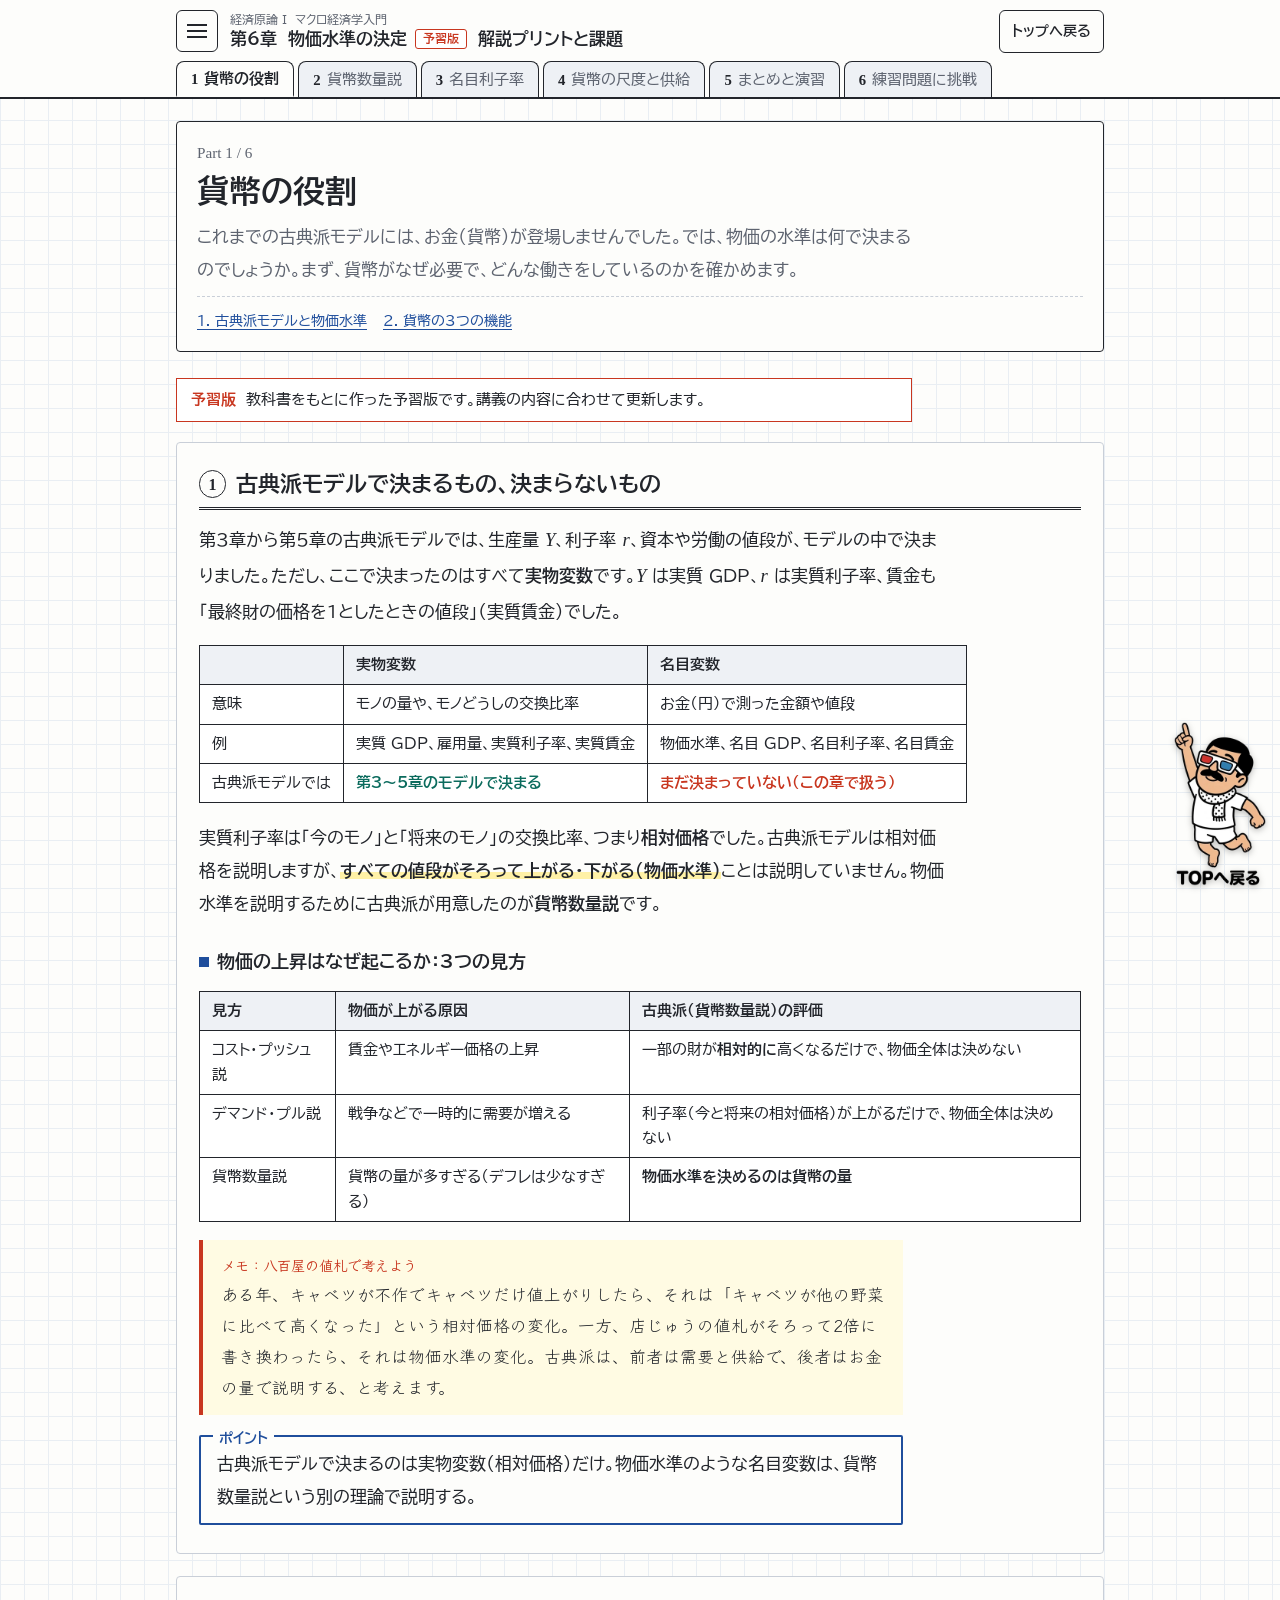
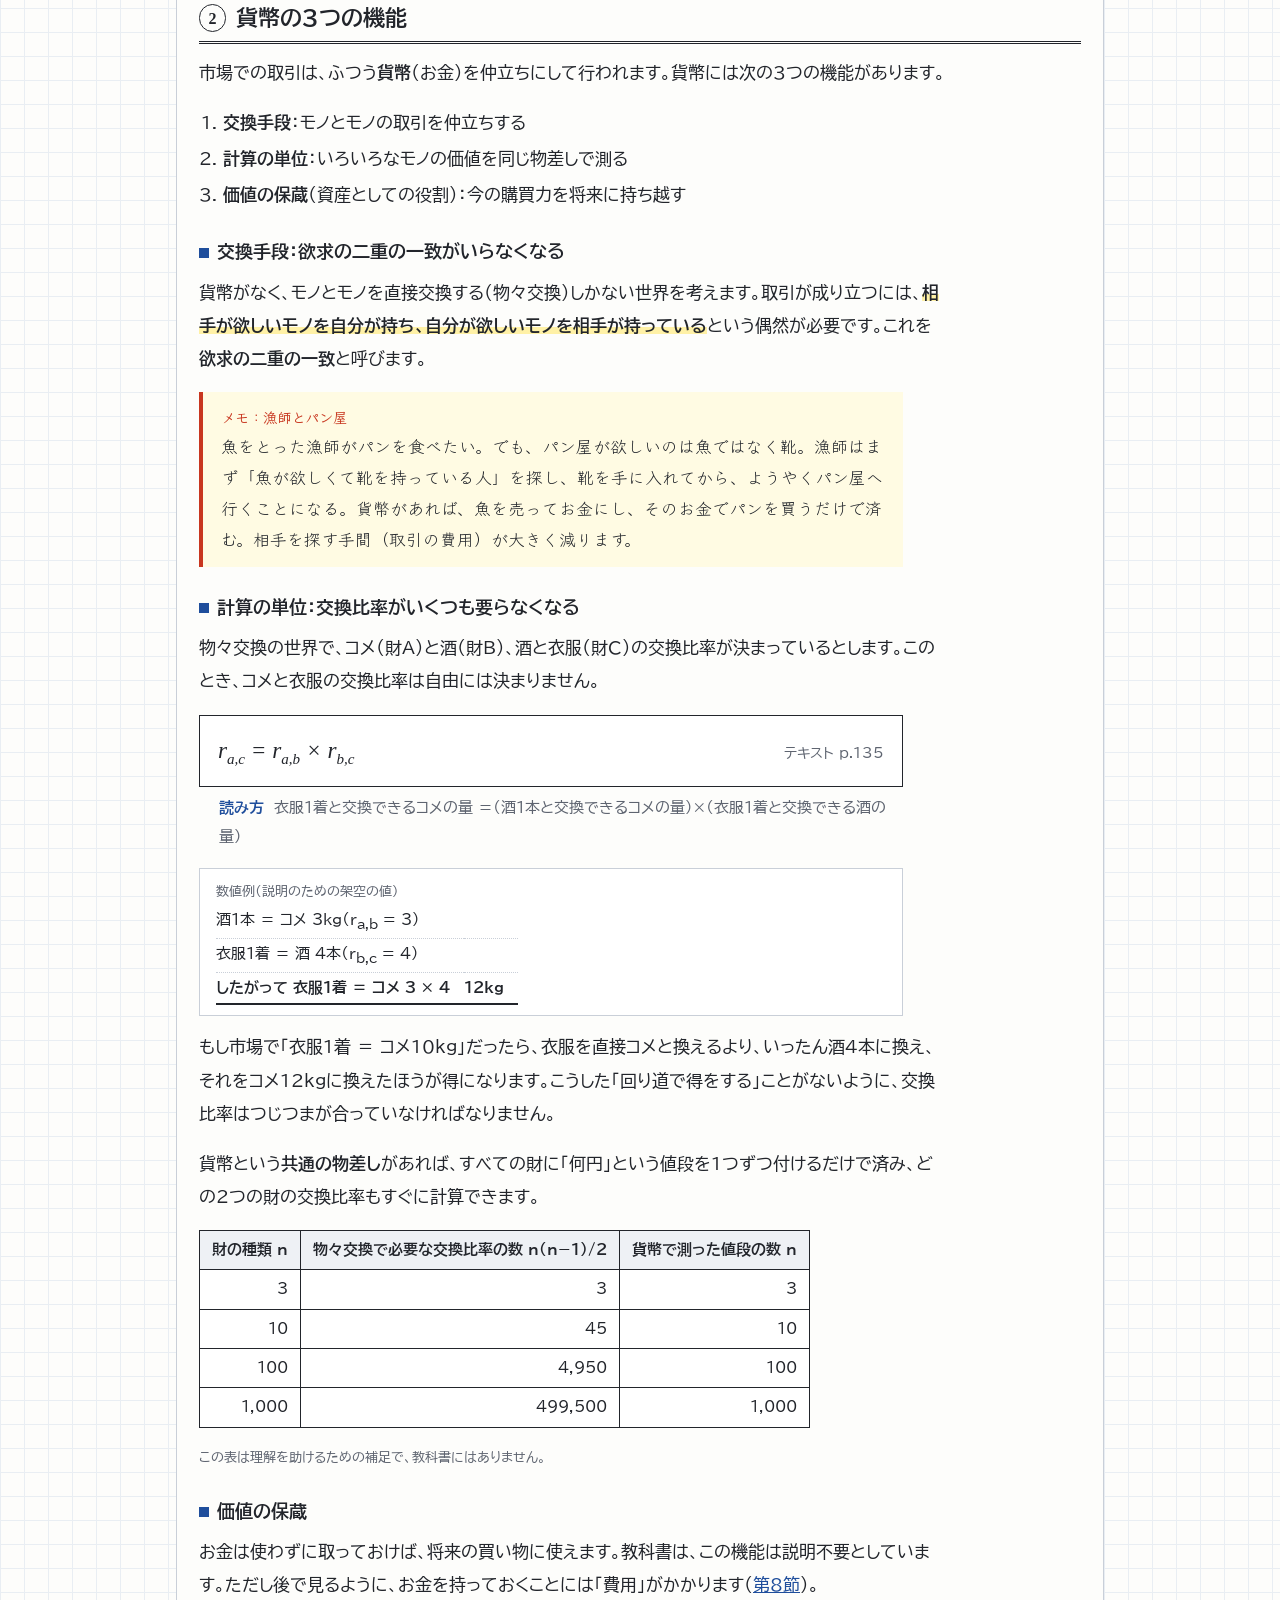
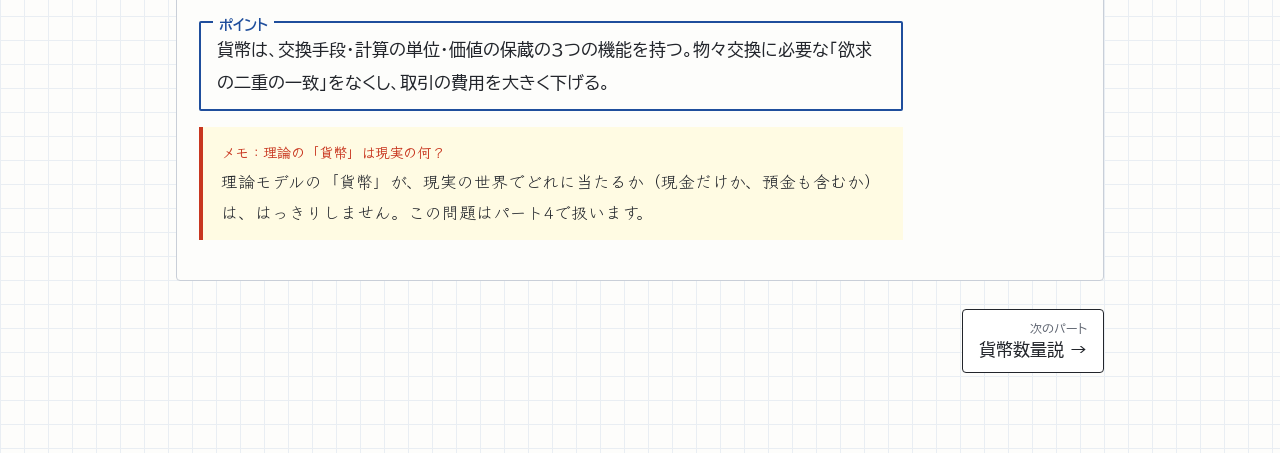
<file: ch06/index.html>
<!DOCTYPE html>
<html lang="ja">
<head>
<meta charset="utf-8">
<meta name="viewport" content="width=device-width, initial-scale=1">
<title>第6章 物価水準の決定（予習版）</title>
<link rel="preconnect" href="https://fonts.googleapis.com">
<link rel="preconnect" href="https://fonts.gstatic.com" crossorigin>
<link href="https://fonts.googleapis.com/css2?family=BIZ+UDPGothic:wght@400;700&family=Klee+One:wght@400;600&display=swap" rel="stylesheet">
<style>
/* 設計: 方眼紙に書いた講義プリント。黒インクの本文、青ペンの強調、朱ペンの書き込み、黄色の蛍光ペン。上部に固定ヘッダーとパートのタブ、左からメニューが出る */
:root{
  --paper:#fdfdfb;
  --grid:#e9eef3;
  --ink:#22252b;
  --sub:#5e6470;
  --line:#c9cfd8;
  --blue:#1f4e9c;
  --red:#c8361f;
  --teal:#0b6b5d;
  --marker:#fff1a6;
  --note:#fffbe3;
  --font-body:"BIZ UDPGothic","Hiragino Kaku Gothic ProN","Yu Gothic",Meiryo,sans-serif;
  --font-hand:"Klee One","Hiragino Maru Gothic ProN","Yu Gothic",sans-serif;
  --font-math:"Times New Roman",Times,serif;
  color-scheme:light;
}
*{box-sizing:border-box}
html,body{margin:0}
body{
  background-color:var(--paper);
  background-image:linear-gradient(var(--grid) 1px,transparent 1px),linear-gradient(90deg,var(--grid) 1px,transparent 1px);
  background-size:24px 24px;
  color:var(--ink);font-family:var(--font-body);font-size:17px;line-height:1.95;
  -webkit-text-size-adjust:100%;
}
a{color:var(--blue)}
button{font:inherit;color:inherit}
:focus-visible{outline:2px solid var(--blue);outline-offset:2px}

/* ヘッダー */
.bar{position:sticky;top:0;z-index:20;background:var(--paper);border-bottom:2px solid var(--ink)}
.bar-in{max-width:960px;margin:0 auto;padding:10px 16px 0;display:flex;align-items:center;gap:12px}
.burger{width:42px;height:42px;border:1.5px solid var(--ink);background:var(--paper);border-radius:6px;display:grid;place-items:center;cursor:pointer;flex:none}
.burger span{display:block;width:20px;height:2px;background:var(--ink);box-shadow:0 -6px 0 var(--ink),0 6px 0 var(--ink)}
.course{line-height:1.35;min-width:0}
.course small{display:block;color:var(--sub);font-size:.78rem}
.course b{font-size:1.05rem}
.home{margin-left:auto;flex:none;padding:7px 12px;border:1.5px solid var(--ink);border-radius:6px;background:var(--paper);color:var(--ink);text-decoration:none;font-size:.85rem;font-weight:700;white-space:nowrap}
.home:hover,.home:focus-visible{background:var(--ink);color:var(--paper);outline:none}
.tabs{max-width:960px;margin:8px auto 0;padding:0 16px;display:flex;gap:4px;overflow-x:auto;scrollbar-width:none}
.tabs::-webkit-scrollbar{display:none}
.tab{flex:none;border:1.5px solid var(--ink);border-bottom:none;background:#eef1f5;border-radius:8px 8px 0 0;padding:6px 14px 5px;cursor:pointer;font-size:.92rem;line-height:1.5;color:var(--sub);position:relative;top:2px}
.tab .n{font-family:var(--font-math);font-weight:700;margin-right:6px;color:var(--ink)}
.tab[aria-selected="true"]{background:var(--paper);color:var(--ink);font-weight:700;border-bottom:2px solid var(--paper);z-index:1}

/* ドロワー */
.scrim{position:fixed;inset:0;background:rgba(20,24,32,.35);z-index:30;opacity:0;pointer-events:none;transition:opacity .2s}
.drawer{position:fixed;top:0;left:0;bottom:0;width:min(340px,86vw);background:var(--paper);z-index:31;border-right:2px solid var(--ink);transform:translateX(-102%);transition:transform .22s ease;overflow-y:auto;padding:16px 18px 40px}
body.menu-open .scrim{opacity:1;pointer-events:auto}
body.menu-open .drawer{transform:none}
.drawer-head{display:flex;justify-content:space-between;align-items:center;border-bottom:1.5px solid var(--ink);padding-bottom:8px;margin-bottom:10px}
.drawer-head b{font-size:1rem}
.close{border:1.5px solid var(--ink);background:none;border-radius:6px;width:36px;height:36px;cursor:pointer;font-size:1.2rem;line-height:1}
.drawer h4{margin:14px 0 2px;font-size:.95rem}
.drawer h4 button{background:none;border:none;padding:0;cursor:pointer;text-align:left;font-weight:700}
.drawer h4 .n{font-family:var(--font-math);margin-right:6px}
.drawer ul{list-style:none;margin:0;padding:0 0 0 12px;border-left:1.5px solid var(--line)}
.drawer li button{background:none;border:none;padding:3px 0;cursor:pointer;color:var(--sub);text-align:left;font-size:.9rem;line-height:1.5}
.drawer li button:hover{color:var(--blue)}
.drawer .cur>button{color:var(--blue)}

/* 本文 */
main{max-width:960px;margin:0 auto;padding:22px 16px 80px}
.part{display:none}
.part.on{display:block}
.part-head{background:var(--paper);border:1.5px solid var(--ink);border-radius:4px;padding:16px 20px;margin-bottom:26px}
.part-head .pn{font-family:var(--font-math);font-size:.95rem;color:var(--sub)}
.part-head h1{font-size:clamp(1.5rem,3.6vw,2rem);line-height:1.4;margin:2px 0 6px;text-wrap:balance}
.part-head p{margin:0;color:var(--sub);max-width:42em}
.toc-mini{display:flex;flex-wrap:wrap;gap:4px 16px;margin-top:10px;padding-top:10px;border-top:1px dashed var(--line);font-size:.9rem}
.toc-mini button{background:none;border:none;padding:0;cursor:pointer;color:var(--blue);text-decoration:underline;text-underline-offset:3px}

section{background:var(--paper);border:1px solid var(--line);border-radius:4px;padding:6px 22px 24px;margin-bottom:22px;scroll-margin-top:120px}
@media (max-width:560px){section{padding:4px 14px 18px}}
h2{font-size:1.4rem;line-height:1.5;margin:18px 0 12px;padding-bottom:6px;border-bottom:3px double var(--ink);text-wrap:balance}
h2 .sn{display:inline-block;min-width:1.7em;height:1.7em;line-height:1.7em;text-align:center;border:1.5px solid var(--ink);border-radius:50%;font-family:var(--font-math);font-size:1rem;margin-right:10px;vertical-align:.12em}
h3{font-size:1.1rem;margin:24px 0 6px;text-wrap:balance}
h3::before{content:"";display:inline-block;width:10px;height:10px;background:var(--blue);margin-right:8px;vertical-align:.05em}
p{margin:0 0 1em;max-width:44em}
.mk{background:linear-gradient(transparent 58%,var(--marker) 58%);font-weight:700}
.v{font-family:var(--font-math);font-style:italic;font-size:1.1em;white-space:nowrap}
.plus{color:var(--teal);font-weight:700}
.minus{color:var(--red);font-weight:700}
ul.dots,ol.steps{margin:0 0 1em;padding-left:1.4em;max-width:44em}
ul.dots li,ol.steps li{margin:3px 0}

/* 数式ボックス（教科書風に式番号を右寄せ） */
.eq{border:1.5px solid var(--ink);background:#fff;padding:12px 18px;margin:16px 0 6px;max-width:44rem;display:flex;align-items:baseline;gap:16px;flex-wrap:wrap}
.eq .f{font-family:var(--font-math);font-size:1.45rem;font-style:italic}
.eq .f sub{font-size:.65em}
.eq .no{margin-left:auto;font-size:.85rem;color:var(--sub)}
.eq-read{max-width:44rem;margin:0 0 16px;padding-left:20px;font-size:.95rem;color:var(--sub)}
.eq-read::before{content:"読み方　";color:var(--blue);font-weight:700}

/* 先生のメモ */
.memo{font-family:var(--font-hand);background:var(--note);border-left:4px solid var(--red);padding:12px 16px 12px 18px;margin:16px 0;max-width:44rem;font-size:1.05rem;line-height:1.85}
.memo .who{display:block;color:var(--red);font-weight:600;font-size:.9rem}
/* ポイント */
.point{border:2px solid var(--blue);border-radius:2px;padding:10px 16px;margin:20px 0 4px;max-width:44rem;position:relative}
.point::before{content:"ポイント";position:absolute;top:-.85em;left:12px;background:var(--paper);padding:0 6px;color:var(--blue);font-weight:700;font-size:.85rem}
.point p{margin:0}

/* 帯グラフ */
.bars{background:#fff;border:1px solid var(--line);padding:14px 16px 10px;margin:14px 0 18px;max-width:44rem}
.bars .sw{display:flex;gap:0;margin-bottom:12px;border:1.5px solid var(--ink);border-radius:6px;overflow:hidden;width:max-content}
.bars .sw button{border:none;background:#fff;padding:3px 14px;cursor:pointer;font-size:.88rem}
.bars .sw button+button{border-left:1.5px solid var(--ink)}
.bars .sw button[aria-selected="true"]{background:var(--ink);color:#fff}
.brow{display:grid;grid-template-columns:7.2em 1fr;align-items:center;gap:10px;margin:8px 0}
.brow .lab{font-size:.88rem;line-height:1.35}
.track{position:relative;height:34px}
.seg{position:absolute;top:0;bottom:0;display:flex;align-items:center;justify-content:center;font-size:.8rem;border:1.5px solid var(--ink);white-space:nowrap;overflow:hidden;font-variant-numeric:tabular-nums}
.seg.y{background:#dfe8f6}
.seg.c{background:#f3f4f6}.seg.i{background:#e7eaee}.seg.g{background:#d9dde3}
.seg.gap-p{background:repeating-linear-gradient(45deg,#d6efe9,#d6efe9 5px,#fff 5px,#fff 10px);color:var(--teal);font-weight:700;border-color:var(--teal);border-style:dashed}
.seg.gap-m{background:repeating-linear-gradient(45deg,#f8ddd7,#f8ddd7 5px,#fff 5px,#fff 10px);color:var(--red);font-weight:700;border-color:var(--red);border-style:dashed}
.seg.b{background:#e7eaee}.seg.ri{background:#fde9a8}.seg.nx{background:#d6efe9}
.seg-lab{position:absolute;top:0;bottom:0;display:flex;align-items:center;font-size:.85rem;white-space:nowrap}
.bars .cap{font-size:.88rem;color:var(--sub);margin:6px 0 0}

/* 表 */
.tw{overflow-x:auto;margin:12px 0 18px}
table{border-collapse:collapse;background:#fff;font-size:.95rem;font-variant-numeric:tabular-nums}
th,td{border:1px solid var(--ink);padding:7px 12px;text-align:left;vertical-align:top;line-height:1.6}
thead th{background:#eef1f5}
td.c{text-align:center;white-space:nowrap}
td.r{text-align:right}
table.calc-t td{border:none;border-bottom:1px dotted var(--line);padding:3px 14px 3px 0}
table.calc-t tr:last-child td{border-bottom:2px solid var(--ink);font-weight:700}

/* 図 */
figure{margin:14px 0 20px}
figcaption{font-size:.85rem;color:var(--sub);margin-top:4px}
.figbox{background:#fff;border:1px solid var(--line);padding:8px;overflow-x:auto}
svg text{font-family:var(--font-body);fill:var(--ink)}
svg .m{font-family:var(--font-math);font-style:italic}

/* シミュレーター */
.sim{background:#fff;border:1.5px solid var(--ink);padding:14px;margin:16px 0;display:grid;grid-template-columns:1fr;gap:14px}
@media (min-width:860px){.sim{grid-template-columns:minmax(0,1.15fr) minmax(0,1fr)}}
.grp{margin-bottom:10px}
.grp .gl{font-size:.78rem;color:var(--sub);display:block;margin-bottom:3px}
.chips{display:flex;flex-wrap:wrap;gap:5px}
.chips button{border:1.5px solid var(--ink);background:#fff;padding:2px 10px;border-radius:4px;cursor:pointer;font-size:.85rem;line-height:1.6}
.chips button[aria-pressed="true"]{background:var(--ink);color:#fff}
.explain{border-top:1px dashed var(--line);padding-top:10px;margin-top:6px}
.explain .t{font-weight:700;margin:0}
.explain .x{font-size:.95rem;margin:4px 0}
.explain .f{font-size:.8rem;color:var(--sub);margin:0}
.meter{display:grid;grid-template-columns:repeat(3,1fr);border:1.5px solid var(--ink);margin:10px 0}
.meter div{padding:6px 8px;text-align:center}
.meter div+div{border-left:1px solid var(--ink)}
.meter small{display:block;font-size:.75rem;color:var(--sub);line-height:1.3}
.meter strong{font-size:1.3rem;font-family:var(--font-math);font-variant-numeric:tabular-nums}
.sl{display:grid;grid-template-columns:7.4em 1fr 3.6em;gap:8px;align-items:center;font-size:.88rem}
.sl input{width:100%;accent-color:var(--blue)}
.sl output{text-align:right;font-family:var(--font-math);font-variant-numeric:tabular-nums}
.sm{font-size:.8rem;color:var(--sub);margin:6px 0 0}

/* 内部タブ（ケース別） */
.itabs{display:flex;gap:0;border-bottom:1.5px solid var(--ink);margin:14px 0 0;overflow-x:auto}
.itabs button{border:none;background:none;padding:6px 14px;cursor:pointer;color:var(--sub);border-bottom:3px solid transparent;margin-bottom:-1.5px;white-space:nowrap}
.itabs button[aria-selected="true"]{color:var(--ink);font-weight:700;border-bottom-color:var(--blue)}
.ipanel{padding:12px 0 0}
.ipanel[hidden]{display:none}
.case{border-left:3px solid var(--line);padding:2px 0 2px 14px;margin:0 0 16px;max-width:44rem}
.case b{display:block}
.case .res{font-size:.9rem;margin:2px 0}
.case p{margin:2px 0 0;font-size:.97rem}

/* 手順 */
.flow{display:grid;grid-template-columns:1fr;gap:8px;max-width:44rem;margin:12px 0 16px;counter-reset:f}
@media (min-width:700px){.flow{grid-template-columns:repeat(3,1fr)}}
.flow div{border:1.5px solid var(--ink);background:#fff;padding:10px 12px;font-size:.93rem;line-height:1.7;counter-increment:f}
.flow div::before{content:"手順" counter(f);display:block;font-weight:700;color:var(--blue);font-size:.82rem}

/* 計算機 */
.calc{background:#fff;border:1.5px solid var(--ink);padding:14px 16px;margin:14px 0;max-width:44rem}
.calc .out{font-size:.98rem;margin-top:10px}
.calc .chk{color:var(--sub);font-size:.88rem}

/* 確認問題 */
.q{border:1px solid var(--ink);background:#fff;margin:10px 0;max-width:46rem}
.q .qq{padding:10px 14px;display:flex;gap:10px}
.q .qn{font-family:var(--font-math);font-weight:700;color:var(--blue)}
.q button.show{margin:0 14px 10px;border:1.5px solid var(--ink);background:#fff;border-radius:4px;padding:2px 12px;cursor:pointer;font-size:.85rem}
.q .ans{border-top:1px dashed var(--line);padding:8px 14px 10px;font-family:var(--font-hand);font-size:1.05rem;background:var(--note)}
.q .ans[hidden]{display:none}
.q .ans::before{content:"解答　";color:var(--red);font-weight:600}

/* 前後ナビ */
.pager{display:flex;justify-content:space-between;gap:10px;margin-top:28px;flex-wrap:wrap}
.pager button{border:1.5px solid var(--ink);background:#fff;padding:10px 16px;cursor:pointer;border-radius:4px;text-align:left;line-height:1.4;max-width:48%}
.pager button small{display:block;color:var(--sub);font-size:.78rem}
.pager .next{margin-left:auto;text-align:right}
.src{font-size:.82rem;color:var(--sub);margin-top:30px;border-top:1px solid var(--line);padding-top:10px}

/* キャラクター */
.talk{display:flex;align-items:flex-end;gap:12px;margin:14px 0 18px;max-width:44rem}
.talk img{width:118px;height:auto;flex:none}
.talk .bubble{position:relative;background:#fff;border:2px solid var(--ink);border-radius:14px;padding:10px 16px;font-family:var(--font-hand);font-size:1.08rem;line-height:1.75;margin-bottom:30px}
.talk .bubble::before{content:"";position:absolute;left:-12px;bottom:16px;border:6px solid transparent;border-right:8px solid var(--ink)}
.talk .bubble::after{content:"";position:absolute;left:-8px;bottom:17px;border:5px solid transparent;border-right:7px solid #fff}
.talk.r{flex-direction:row-reverse;margin-left:auto}
.talk.r .bubble::before{left:auto;right:-12px;border-right-color:transparent;border-left:8px solid var(--ink)}
.talk.r .bubble::after{left:auto;right:-8px;border-right-color:transparent;border-left:7px solid #fff}
.part-head{display:flex;gap:16px;align-items:flex-end}
.part-head .ph-main{flex:1;min-width:0}
.part-head .ph-fig{flex:none;width:150px;text-align:center;margin:-6px 0 -16px}
.part-head .ph-say{font-family:var(--font-hand);font-size:.88rem;line-height:1.5;background:#fff;border:1.5px solid var(--ink);border-radius:10px;padding:5px 8px;margin-bottom:6px;text-align:left;position:relative}
.part-head .ph-say::after{content:"";position:absolute;left:50%;bottom:-7px;width:10px;height:10px;background:#fff;border-right:1.5px solid var(--ink);border-bottom:1.5px solid var(--ink);transform:translateX(-50%) rotate(45deg)}
.part-head .ph-fig img{width:100%;height:auto;display:block}
@media (max-width:560px){.talk img{width:86px}.part-head .ph-fig{width:96px}.talk .bubble{font-size:1rem}}
.memo.withfig{display:flex;gap:14px;align-items:center}
.memo.withfig img{width:104px;height:auto;flex:none}
@media (max-width:560px){.memo.withfig img{width:78px}}

/* 課題パート */
.dl{margin:10px 0 16px}
.dlbtn{display:inline-flex;align-items:center;gap:12px;border:2px solid var(--ink);background:#fff;color:var(--ink);text-decoration:none;padding:8px 16px 8px 10px;border-radius:6px;line-height:1.4;box-shadow:3px 3px 0 var(--ink)}
.dlbtn:hover{background:#eef2fa}
.dlbtn:active{transform:translate(2px,2px);box-shadow:1px 1px 0 var(--ink)}
.dlbtn .dlico{width:34px;height:40px;background:#2b579a;color:#fff;font-weight:700;display:grid;place-items:center;border-radius:3px;font-family:var(--font-math);font-size:1.2rem}
.dlbtn b{display:block}
.dlbtn small{display:block;color:var(--sub);font-size:.8rem}

.xref{font-size:.9rem;margin:6px 0 12px;max-width:44em}
.xref::before{content:"→ ";color:var(--blue);font-weight:700}
.xref a,.dots a{color:var(--blue);cursor:pointer}
.kq{border:2px solid var(--ink);background:#fff;padding:12px 16px;margin:12px 0 14px;max-width:46rem}
.kq .lab{display:inline-block;background:var(--ink);color:#fff;font-size:.8rem;padding:0 8px;border-radius:3px;margin-bottom:4px}
.kq p{margin:4px 0}
.memo.hint{border-left-color:var(--blue)}
.memo.hint .who{color:var(--blue)}
.locked{display:none;border:1.5px dashed var(--line);color:var(--sub);padding:8px 14px;max-width:44rem;font-size:.92rem;background:#fff}
body.ans-off .locked{display:block}
body.ans-off .sol{display:none}
.solbtn{border:1.5px solid var(--ink);background:var(--ink);color:#fff;border-radius:4px;padding:6px 16px;cursor:pointer;margin:6px 0 10px}
.solbtn[aria-expanded="true"]{background:#fff;color:var(--ink)}
.step{border-top:1px dashed var(--line);padding-top:6px;margin-top:10px}
h3.stp::before{display:none}
h3.stp .st{display:inline-block;font-size:.8rem;background:var(--blue);color:#fff;padding:0 9px;border-radius:3px;margin-right:8px;vertical-align:.12em}
.ansSwitch{display:flex;flex-wrap:wrap;align-items:center;gap:6px 16px;border:2px solid var(--ink);background:#fff;padding:10px 14px;margin:14px 0 16px;max-width:46rem}
.sw-l{display:flex;align-items:center;gap:10px;cursor:pointer;font-weight:700}
.sw-l input{position:absolute;opacity:0;width:1px;height:1px}
.sw-ui{width:46px;height:26px;border-radius:13px;background:#c9cfd8;position:relative;flex:none;transition:background .15s}
.sw-ui::after{content:"";position:absolute;top:3px;left:3px;width:20px;height:20px;border-radius:50%;background:#fff;box-shadow:0 1px 2px rgba(0,0,0,.3);transition:left .15s}
.sw-l input:checked+.sw-ui{background:var(--teal)}
.sw-l input:checked+.sw-ui::after{left:23px}
.sw-l input:focus-visible+.sw-ui{outline:2px solid var(--blue);outline-offset:2px}
.sw-note{font-size:.88rem;color:var(--sub)}
.gwrap{background:#fff;border:1.5px solid var(--ink);padding:12px;margin:14px 0 6px;max-width:46rem}
.gsw{display:flex;border:1.5px solid var(--ink);border-radius:6px;overflow:hidden;width:max-content;max-width:100%;margin-bottom:8px;flex-wrap:wrap}
.gsw button{border:none;background:#fff;padding:3px 14px;cursor:pointer;font-size:.88rem}
.gsw button+button{border-left:1.5px solid var(--ink)}
.gsw button[aria-pressed="true"]{background:var(--ink);color:#fff}
.gwrap svg{width:100%;max-width:560px;height:auto;display:block}
.gcap{font-size:.88rem;color:var(--sub);margin:6px 0 0}
.howto{font-size:.93rem;max-width:44rem;margin:6px 0 16px;padding-left:1.3em}
.trap{border:2px dashed var(--red);padding:10px 16px;margin:16px 0;max-width:44rem;background:#fff}
.trap b{color:var(--red)}
.point.ketsu::before{content:"結論"}
.answer{border:1.5px solid var(--ink);background:#fff;padding:14px 18px 6px;margin:20px 0 16px;max-width:46rem;position:relative}
.answer::before{content:"答案の書き方の例";position:absolute;top:-.8em;left:12px;background:var(--ink);color:#fff;font-size:.8rem;padding:0 8px;border-radius:3px}
.answer p{font-size:.97rem}
.num{background:#fff;border:1px solid var(--line);padding:10px 16px;margin:14px 0;max-width:44rem}
.num .h{font-size:.82rem;color:var(--sub);display:block}
#kadai .brow{grid-template-columns:5.5em 1fr}
#kadai .seg.g{background:#fde9a8}
@media (prefers-reduced-motion: reduce){*{transition:none!important}}

/* 数式（分数・Σ/Π/∫ の上下添字）— 全章共通 */
.mx{font-family:var(--font-math);display:inline-flex;align-items:center;gap:.12em;vertical-align:middle;white-space:nowrap;font-size:1.08em}
.mx i{font-style:italic}
.frac{display:inline-flex;flex-direction:column;align-items:center;vertical-align:middle;margin:0 .12em;line-height:1.25}
.frac>span:first-child{border-bottom:1px solid currentColor;padding:0 .25em}
.frac>span:last-child{padding:0 .25em}
.bop{display:inline-flex;flex-direction:column;align-items:center;vertical-align:middle;line-height:1;margin:0 .12em}
.bop .s{font-size:1.7em;line-height:1}
.bop small{font-size:.62em;line-height:1.1}
.eq .mx{font-size:1.25rem}
.eq.mxeq .f{font-style:normal}
.mxblock{display:block;overflow-x:auto;padding:4px 0}

/* TOPへ戻る（イラストのボタン） */
.totop{position:fixed;right:14px;bottom:14px;z-index:15;display:block;width:92px;line-height:0;border-radius:10px;transition:transform .15s}
.totop img{width:100%;height:auto;display:block;filter:drop-shadow(0 2px 3px rgba(0,0,0,.25))}
.totop:hover{transform:translateY(-4px)}
.totop:focus-visible{outline:2px solid var(--blue);outline-offset:3px}
@media (max-width:560px){.totop{width:64px;right:8px;bottom:8px}}
@media (prefers-reduced-motion: reduce){.totop{transition:none}.totop:hover{transform:none}}
@media print{.totop{display:none}}

/* 予習版の印（朱の枠線と文字。全章共通） */
.yoshu{display:inline-block;border:1.5px solid var(--red);color:var(--red);background:#fff;font-size:.72rem;font-weight:700;line-height:1.5;padding:0 7px;border-radius:3px;margin-left:8px;vertical-align:.15em;white-space:nowrap}
.yoshu-note{border:1.5px solid var(--red);background:#fff;color:var(--ink);padding:8px 14px;margin:0 0 20px;max-width:46rem;font-size:.95rem;line-height:1.7}
.yoshu-note b{color:var(--red);margin-right:10px}
</style>
</head>
<body>

<div class="scrim" id="scrim"></div>
<nav class="drawer" id="drawer" aria-label="全体の目次" aria-hidden="true">
  <div class="drawer-head"><b>目次</b><button class="close" id="closeBtn" aria-label="目次を閉じる">×</button></div>
  <div id="drawerList"></div>
</nav>

<header class="bar">
  <div class="bar-in">
    <button class="burger" id="menuBtn" aria-label="目次を開く" aria-controls="drawer" aria-expanded="false"><span></span></button>
    <div class="course"><small>経済原論 I　マクロ経済学入門</small><b>第6章　物価水準の決定<span class="yoshu">予習版</span>　解説プリントと課題</b></div>
    <a class="home" href="../">トップへ戻る</a>
  </div>
  <div class="tabs" role="tablist" aria-label="パート" id="tabs"></div>
</header>

<main>
<!-- ===================== パート1 ===================== -->
<div class="part" id="yakuwari" data-title="貨幣の役割" data-desc="これまでの古典派モデルには、お金（貨幣）が登場しませんでした。では、物価の水準は何で決まるのでしょうか。まず、貨幣がなぜ必要で、どんな働きをしているのかを確かめます。">

<div class="yoshu-note"><b>予習版</b>教科書をもとに作った予習版です。講義の内容に合わせて更新します。</div>

<section id="s1" data-t="古典派モデルと物価水準">
<h2><span class="sn">1</span>古典派モデルで決まるもの、決まらないもの</h2>
<p>第3章から第5章の古典派モデルでは、生産量 <span class="v">Y</span>、利子率 <span class="v">r</span>、資本や労働の値段が、モデルの中で決まりました。ただし、ここで決まったのはすべて<b>実物変数</b>です。<span class="v">Y</span> は実質 GDP、<span class="v">r</span> は実質利子率、賃金も「最終財の価格を1としたときの値段」（実質賃金）でした。</p>
<div class="tw"><table>
<thead><tr><th></th><th>実物変数</th><th>名目変数</th></tr></thead>
<tbody>
<tr><td>意味</td><td>モノの量や、モノどうしの交換比率</td><td>お金（円）で測った金額や値段</td></tr>
<tr><td>例</td><td>実質 GDP、雇用量、実質利子率、実質賃金</td><td>物価水準、名目 GDP、名目利子率、名目賃金</td></tr>
<tr><td>古典派モデルでは</td><td class="plus">第3〜5章のモデルで決まる</td><td class="minus">まだ決まっていない（この章で扱う）</td></tr>
</tbody></table></div>
<p>実質利子率は「今のモノ」と「将来のモノ」の交換比率、つまり<b>相対価格</b>でした。古典派モデルは相対価格を説明しますが、<span class="mk">すべての値段がそろって上がる・下がる（物価水準）</span>ことは説明していません。物価水準を説明するために古典派が用意したのが<b>貨幣数量説</b>です。</p>
<h3>物価の上昇はなぜ起こるか：3つの見方</h3>
<div class="tw"><table>
<thead><tr><th>見方</th><th>物価が上がる原因</th><th>古典派（貨幣数量説）の評価</th></tr></thead>
<tbody>
<tr><td>コスト・プッシュ説</td><td>賃金やエネルギー価格の上昇</td><td>一部の財が<b>相対的に</b>高くなるだけで、物価全体は決めない</td></tr>
<tr><td>デマンド・プル説</td><td>戦争などで一時的に需要が増える</td><td>利子率（今と将来の相対価格）が上がるだけで、物価全体は決めない</td></tr>
<tr><td>貨幣数量説</td><td>貨幣の量が多すぎる（デフレは少なすぎる）</td><td><b>物価水準を決めるのは貨幣の量</b></td></tr>
</tbody></table></div>
<div class="memo"><span class="who">メモ：八百屋の値札で考えよう</span>ある年、キャベツが不作でキャベツだけ値上がりしたら、それは「キャベツが他の野菜に比べて高くなった」という相対価格の変化。一方、店じゅうの値札がそろって2倍に書き換わったら、それは物価水準の変化。古典派は、前者は需要と供給で、後者はお金の量で説明する、と考えます。</div>
<div class="point"><p>古典派モデルで決まるのは実物変数（相対価格）だけ。物価水準のような名目変数は、貨幣数量説という別の理論で説明する。</p></div>
</section>

<section id="s2" data-t="貨幣の3つの機能">
<h2><span class="sn">2</span>貨幣の3つの機能</h2>
<p>市場での取引は、ふつう<b>貨幣</b>（お金）を仲立ちにして行われます。貨幣には次の3つの機能があります。</p>
<ol class="steps">
<li><b>交換手段</b>：モノとモノの取引を仲立ちする</li>
<li><b>計算の単位</b>：いろいろなモノの価値を同じ物差しで測る</li>
<li><b>価値の保蔵</b>（資産としての役割）：今の購買力を将来に持ち越す</li>
</ol>
<h3>交換手段：欲求の二重の一致がいらなくなる</h3>
<p>貨幣がなく、モノとモノを直接交換する（物々交換）しかない世界を考えます。取引が成り立つには、<span class="mk">相手が欲しいモノを自分が持ち、自分が欲しいモノを相手が持っている</span>という偶然が必要です。これを<b>欲求の二重の一致</b>と呼びます。</p>
<div class="memo"><span class="who">メモ：漁師とパン屋</span>魚をとった漁師がパンを食べたい。でも、パン屋が欲しいのは魚ではなく靴。漁師はまず「魚が欲しくて靴を持っている人」を探し、靴を手に入れてから、ようやくパン屋へ行くことになる。貨幣があれば、魚を売ってお金にし、そのお金でパンを買うだけで済む。相手を探す手間（取引の費用）が大きく減ります。</div>
<h3>計算の単位：交換比率がいくつも要らなくなる</h3>
<p>物々交換の世界で、コメ（財A）と酒（財B）、酒と衣服（財C）の交換比率が決まっているとします。このとき、コメと衣服の交換比率は自由には決まりません。</p>
<div class="eq"><span class="f">r<sub>a,c</sub> = r<sub>a,b</sub> × r<sub>b,c</sub></span><span class="no">テキスト p.135</span></div>
<p class="eq-read">衣服1着と交換できるコメの量 ＝（酒1本と交換できるコメの量）×（衣服1着と交換できる酒の量）</p>
<div class="num"><span class="h">数値例（説明のための架空の値）</span>
<table class="calc-t">
<tr><td>酒1本 ＝ コメ 3kg（r<sub>a,b</sub> = 3）</td><td></td></tr>
<tr><td>衣服1着 ＝ 酒 4本（r<sub>b,c</sub> = 4）</td><td></td></tr>
<tr><td>したがって 衣服1着 ＝ コメ 3 × 4</td><td class="r">12kg</td></tr>
</table></div>
<p>もし市場で「衣服1着 ＝ コメ10kg」だったら、衣服を直接コメと換えるより、いったん酒4本に換え、それをコメ12kgに換えたほうが得になります。こうした「回り道で得をする」ことがないように、交換比率はつじつまが合っていなければなりません。</p>
<p>貨幣という<b>共通の物差し</b>があれば、すべての財に「何円」という値段を1つずつ付けるだけで済み、どの2つの財の交換比率もすぐに計算できます。</p>
<div class="tw"><table>
<thead><tr><th>財の種類 n</th><th>物々交換で必要な交換比率の数 n(n−1)/2</th><th>貨幣で測った値段の数 n</th></tr></thead>
<tbody>
<tr><td class="r">3</td><td class="r">3</td><td class="r">3</td></tr>
<tr><td class="r">10</td><td class="r">45</td><td class="r">10</td></tr>
<tr><td class="r">100</td><td class="r">4,950</td><td class="r">100</td></tr>
<tr><td class="r">1,000</td><td class="r">499,500</td><td class="r">1,000</td></tr>
</tbody></table></div>
<p class="sm">この表は理解を助けるための補足で、教科書にはありません。</p>
<h3>価値の保蔵</h3>
<p>お金は使わずに取っておけば、将来の買い物に使えます。教科書は、この機能は説明不要としています。ただし後で見るように、お金を持っておくことには「費用」がかかります（<a href="#s8" data-goto="s8">第8節</a>）。</p>
<div class="point"><p>貨幣は、交換手段・計算の単位・価値の保蔵の3つの機能を持つ。物々交換に必要な「欲求の二重の一致」をなくし、取引の費用を大きく下げる。</p></div>
<div class="memo"><span class="who">メモ：理論の「貨幣」は現実の何？</span>理論モデルの「貨幣」が、現実の世界でどれに当たるか（現金だけか、預金も含むか）は、はっきりしません。この問題はパート4で扱います。</div>
</section>
</div>

<!-- ===================== パート2 ===================== -->
<div class="part" id="suryo" data-title="貨幣数量説" data-desc="「物価水準は貨幣の量で決まる」という貨幣数量説を、数量方程式 MV = PY から説明します。インフレの原因、古典派の二分法、貨幣の中立性までを数値例で確かめます。">

<section id="s3" data-t="数量方程式と流通速度">
<h2><span class="sn">3</span>数量方程式と貨幣の流通速度</h2>
<p>貨幣数量説の出発点は、次の<b>数量方程式</b>です。</p>
<div class="eq"><span class="f">MV = PT</span><span class="no">テキスト (6.1)</span></div>
<p class="eq-read">貨幣の量 × 1年に使われる回数 ＝ 物価 × 取引の量（＝ 取引の総額）</p>
<div class="tw"><table>
<thead><tr><th>記号</th><th>意味</th></tr></thead>
<tbody>
<tr><td><span class="v">M</span></td><td>貨幣残高（正確には、期間中の平均の貨幣残高）</td></tr>
<tr><td><span class="v">V</span></td><td><b>貨幣の流通速度</b>：貨幣1単位が一定期間に平均何回使われたか</td></tr>
<tr><td><span class="v">P</span></td><td>物価水準</td></tr>
<tr><td><span class="v">T</span></td><td>一定期間の取引総量（実質）。GDP と違い、中間生産物の取引も含む</td></tr>
</tbody></table></div>
<p>(6.1) 式は、方程式というより、流通速度 <span class="v">V</span> の<b>定義</b>です。</p>
<div class="eq mxeq"><span class="f"><span class="mx"><i>V</i> ≡ <span class="frac"><span><i>PT</i></span><span><i>M</i></span></span></span></span><span class="no">テキスト (6.2)</span></div>
<p class="eq-read">流通速度 ＝ 取引の総額（名目）÷ 貨幣残高。≡ は「定義によって等しい」という記号</p>
<div class="num"><span class="h">数値例（テキスト p.136）</span>
<table class="calc-t">
<tr><td>1年間の取引総額 <span class="v">PT</span></td><td class="r">1,000兆円</td></tr>
<tr><td>貨幣残高 <span class="v">M</span></td><td class="r">500兆円</td></tr>
<tr><td>流通速度 <span class="v">V</span> ＝ 1,000 ÷ 500</td><td class="r">2.0回</td></tr>
</table></div>
<div class="memo"><span class="who">メモ：村をめぐる1枚の千円札</span>村にお金は千円札が1枚だけ。ある日、それでパン屋がパンを買い、魚屋がその千円で野菜を買い、八百屋がその千円で道具を買った。取引の総額は3,000円、お金は1,000円。お金は1日に3回まわったので、流通速度は3。お金が少なくても、よくまわれば多くの取引をまかなえます。</div>
<div class="point"><p>流通速度 V は「お金が一定期間に何回まわったか」。数量方程式 MV = PT は、V の定義なので常に成り立つ（恒等式）。</p></div>
</section>

<section id="s4" data-t="MV = PY と物価水準の決定">
<h2><span class="sn">4</span>MV = PY：物価水準は貨幣の量で決まる</h2>
<p>取引量 <span class="v">T</span> と実質 GDP <span class="v">Y</span> には、少なくとも短期的には安定した関係があると考えられます（生産の構造が変わらなければ、中間取引と最終生産物の比率はほぼ一定）。そこで (6.1) 式の <span class="v">T</span> を <span class="v">Y</span> に置き換えます。</p>
<div class="eq"><span class="f">MV = PY</span><span class="no">テキスト (6.3)</span></div>
<p class="eq-read">貨幣の量 × 流通速度 ＝ 名目 GDP。ここでの V を<b>所得流通速度</b>と呼ぶことがある</p>
<p>これも、このままでは恒等式です。古典派は次の2つの仮定を加えて、<span class="mk">物価を決める式</span>として読みます。</p>
<ul class="dots">
<li>流通速度は、その時点の<b>決済技術</b>で決まる。短期には大きく変わらないので一定：<span class="v">V = V̄</span></li>
<li>実質 GDP は、古典派モデルで<b>完全雇用</b>の水準に決まる：<span class="v">Y = Ȳ</span></li>
</ul>
<div class="eq mxeq"><span class="f"><span class="mx"><i>M</i><i>V̄</i> = <i>P</i><i>Ȳ</i>　　すなわち　<i>P</i> = <span class="frac"><span><i>V̄</i></span><span><i>Ȳ</i></span></span> × <i>M</i></span></span><span class="no">テキスト p.137</span></div>
<p class="eq-read">V も Y も動かないので、M が増えれば P が同じ割合で上がるしかない</p>
<div class="num"><span class="h">数値例（説明のための架空の値。単位は兆円）</span>
<table class="calc-t">
<tr><td>実質 GDP <span class="v">Ȳ</span> ＝ 500、流通速度 <span class="v">V̄</span> ＝ 2</td><td></td></tr>
<tr><td>貨幣 <span class="v">M</span> ＝ 250 のとき　<span class="v">P</span> ＝ 250 × 2 ÷ 500</td><td class="r">1.0</td></tr>
<tr><td>貨幣が10%増えて <span class="v">M</span> ＝ 275 のとき　<span class="v">P</span> ＝ 275 × 2 ÷ 500</td><td class="r">1.1</td></tr>
<tr><td>物価の上昇率</td><td class="r minus">＋10%</td></tr>
</table></div>
<div class="gwrap">
  <div class="gsw" role="group" aria-label="表示の切り替え"><button type="button" data-g="qt" data-s="0" aria-pressed="true">変化前（M = 250）</button><button type="button" data-g="qt" data-s="1" aria-pressed="false">変化後（M = 275）</button></div>
  <svg id="gQT" viewBox="0 0 520 330" role="img" aria-label="貨幣の量と物価水準の関係を表す原点を通る直線"></svg>
  <p class="gcap" id="gQT-cap"></p>
</div>
<h3>動かして確かめる：数量方程式の計算機</h3>
<div class="calc">
  <div class="sl" style="grid-template-columns:9.5em 1fr 4.4em"><label for="qm">貨幣 M</label><input type="range" id="qm" min="150" max="400" step="5" value="250"><output id="vqm" for="qm"></output></div>
  <div class="sl" style="grid-template-columns:9.5em 1fr 4.4em"><label for="qv">流通速度 V</label><input type="range" id="qv" min="1" max="3" step="0.1" value="2"><output id="vqv" for="qv"></output></div>
  <div class="sl" style="grid-template-columns:9.5em 1fr 4.4em"><label for="qy">実質 GDP Y</label><input type="range" id="qy" min="400" max="600" step="10" value="500"><output id="vqy" for="qy"></output></div>
  <div class="meter">
    <div><small>名目 GDP MV ＝ PY</small><strong id="qpy"></strong></div>
    <div><small>物価水準 P ＝ MV ÷ Y</small><strong id="qp"></strong></div>
    <div><small>M ＝ 250 のときと比べた P</small><strong id="qpc"></strong></div>
  </div>
  <p class="sm" id="qmsg"></p>
</div>
<div class="point"><p>V と Y が一定なら、MV = PY から物価水準 P は貨幣の量 M に比例する。古典派の体系では、M が P を決める。</p></div>
</section>

<section id="s5" data-t="成長率の式：インフレの原因">
<h2><span class="sn">5</span>成長率で書く：インフレは貨幣的現象</h2>
<p>(6.3) 式は、「1年でどれだけ変わったか」という<b>成長率</b>の式に書き直せます。<span class="v">Δx</span> は1年間の <span class="v">x</span> の増加分なので、<span class="v">Δx/x</span> は <span class="v">x</span> の成長率です。</p>
<div class="eq mxeq"><span class="f"><span class="mx"><span class="frac"><span>Δ<i>M</i></span><span><i>M</i></span></span> + <span class="frac"><span>Δ<i>V</i></span><span><i>V</i></span></span> = <span class="frac"><span>Δ<i>P</i></span><span><i>P</i></span></span> + <span class="frac"><span>Δ<i>Y</i></span><span><i>Y</i></span></span></span></span><span class="no">テキスト (6.4)</span></div>
<p class="eq-read">貨幣の伸び率 ＋ 流通速度の伸び率 ＝ インフレ率 ＋ 実質経済成長率</p>
<div class="memo"><span class="who">メモ：かけ算は、伸び率では足し算になる</span>たとえば M が10%増え、V が変わらなければ、左辺 MV は約10%増える。右辺 PY も10%増えなければならない。Y が2%増えるなら、残りの約8%は P の上昇（インフレ）で埋まる。「かけ算の式は、伸び率で見ると足し算になる」と覚えておくと便利です（教科書の脚注3では、変化後の式から MV = PY を引き、小さな項を無視して導いています）。</div>
<p>流通速度が一定（<span class="v">ΔV/V = 0</span>）で、完全雇用の実質 GDP の成長率も一定だとすると、(6.4) 式は次のようになります。</p>
<div class="eq mxeq"><span class="f"><span class="mx"><span class="frac"><span>Δ<i>P</i></span><span><i>P</i></span></span> = <span class="frac"><span>Δ<i>M</i></span><span><i>M</i></span></span> + const.</span></span><span class="no">テキスト (6.5)</span></div>
<p class="eq-read">インフレ率 ＝ 貨幣の伸び率 ＋ 一定の値（ここでは −実質経済成長率）</p>
<div class="tw"><table>
<thead><tr><th>貨幣の伸び率</th><th>実質経済成長率</th><th>流通速度の伸び率</th><th>インフレ率</th></tr></thead>
<tbody>
<tr><td class="r">10%</td><td class="r">2%</td><td class="r">0%</td><td class="r minus">8%（インフレ）</td></tr>
<tr><td class="r">2%</td><td class="r">2%</td><td class="r">0%</td><td class="r">0%（物価は安定）</td></tr>
<tr><td class="r">0%</td><td class="r">2%</td><td class="r">0%</td><td class="r plus">−2%（デフレ）</td></tr>
</tbody></table></div>
<p class="sm">説明のための架空の値。</p>
<p>貨幣数量説によれば、<span class="mk">インフレの原因は貨幣の伸び率が高すぎること、デフレの原因は低すぎること</span>です。「インフレやデフレは貨幣的現象である」というのが、この説の考え方です。</p>
<h3>フリードマンの k% ルール</h3>
<p>フリードマンは、その時々の判断で行う（裁量的な）金融政策に反対し、<b>貨幣の伸び率を一定の k% に保つ</b>ルールで政策を縛るべきだと主張しました（<b>k% ルール</b>）。ケインジアンの「金融政策で景気を細かく調整（ファインチューニング）できるし、すべきだ」という考えへの反論です。上の表でいえば、実質経済成長率が2%なら k = 2 にすれば物価は安定します。</p>
<div class="point"><p>流通速度と実質成長率が一定なら、インフレ率は貨幣の伸び率で決まる。インフレもデフレも貨幣的現象。</p></div>
</section>

<section id="s6" data-t="古典派の二分法と貨幣の中立性">
<h2><span class="sn">6</span>古典派の二分法と貨幣の中立性</h2>
<p>ここまでをまとめると、古典派モデルの経済は2つの部分に分かれます。</p>
<div class="tw"><table>
<thead><tr><th></th><th>実物の部分</th><th>貨幣の部分</th></tr></thead>
<tbody>
<tr><td>決まるもの</td><td>実質 GDP、雇用量、実質利子率、実質賃金</td><td>物価水準、インフレ率（名目の値）</td></tr>
<tr><td>決め手</td><td>生産関数、労働市場、財市場・貸付資金市場（第3〜5章）</td><td>貨幣の量（貨幣数量説）</td></tr>
</tbody></table></div>
<ul class="dots">
<li><b>古典派の二分法</b>：実物変数は実物の部分で決まり、物価水準は貨幣の量で決まる、という考え方。</li>
<li><b>貨幣の中立性</b>：貨幣の量は実物変数に影響せず、名目変数（物価水準）だけに影響する、という性質。</li>
</ul>
<div class="memo"><span class="who">メモ：お札の「単位」を変えても豊かさは変わらない</span>ある日、すべてのお札の額面と、すべての値札と給料が2倍になったとする。財布の中身は2倍でも、買えるモノの量は変わらない。貨幣の量が変わっても名目の数字が変わるだけ、というのが中立性のイメージです。</div>
<div class="point"><p>古典派の二分法：実物は実物で、物価は貨幣で決まる。貨幣の中立性：貨幣の量は物価だけを動かし、実物変数は動かさない。</p></div>
</section>
</div>

<!-- ===================== パート3 ===================== -->
<div class="part" id="rishi" data-title="名目利子率" data-desc="古典派モデルでは、実質利子率は実物の世界で、インフレ率は貨幣の量で決まります。2つを足したものが名目利子率です。お金を持つ「費用」と、フリードマン・ルールまで考えます。">

<section id="s7" data-t="フィッシャー方程式">
<h2><span class="sn">7</span>フィッシャー方程式：名目利子率の決まり方</h2>
<p>古典派モデルで決まる利子率は<b>実質利子率</b> <span class="v">r</span> でした。また、インフレ率 <span class="v">π</span> は貨幣数量説により貨幣の伸び率で決まります。名目利子率 <span class="v">i</span> は、次の<b>フィッシャー方程式</b>で決まると考えます（第2章でも学びました）。</p>
<div class="eq"><span class="f">i = r + π<sup>e</sup></span><span class="no">テキスト (6.6)</span></div>
<p class="eq-read">名目利子率 ＝ 実質利子率 ＋ 予想インフレ率（時点 t から t+1 にかけて予想されるインフレ率）</p>
<p>人々が将来を正しく予想するなら、予想インフレ率 <span class="v">π<sup>e</sup></span> は実際のインフレ率 <span class="v">π</span> に等しくなります。</p>
<div class="num"><span class="h">数値例（説明のための架空の値）</span>
<table class="calc-t">
<tr><td>実質利子率 <span class="v">r</span>（貸付資金市場で決まる）</td><td class="r">2%</td></tr>
<tr><td>インフレ率 <span class="v">π</span> ＝ 貨幣の伸び率 10% − 実質成長率 2%</td><td class="r">8%</td></tr>
<tr><td>名目利子率 <span class="v">i</span> ＝ 2 + 8</td><td class="r">10%</td></tr>
</table></div>
<div class="gwrap">
  <svg id="gFi" viewBox="0 0 520 330" role="img" aria-label="インフレ率と名目利子率の関係を表す右上がりの直線"></svg>
  <p class="gcap" id="gFi-cap"></p>
</div>
<h3>動かして確かめる：インフレ率と名目利子率の計算機</h3>
<div class="calc">
  <div class="sl" style="grid-template-columns:10.5em 1fr 4.4em"><label for="fm">貨幣の伸び率</label><input type="range" id="fm" min="-4" max="16" step="0.5" value="10"><output id="vfm" for="fm"></output></div>
  <div class="sl" style="grid-template-columns:10.5em 1fr 4.4em"><label for="fy">実質経済成長率</label><input type="range" id="fy" min="0" max="5" step="0.5" value="2"><output id="vfy" for="fy"></output></div>
  <div class="sl" style="grid-template-columns:10.5em 1fr 4.4em"><label for="fv">流通速度の伸び率</label><input type="range" id="fv" min="-3" max="3" step="0.5" value="0"><output id="vfv" for="fv"></output></div>
  <div class="sl" style="grid-template-columns:10.5em 1fr 4.4em"><label for="fr">実質利子率 r</label><input type="range" id="fr" min="0" max="5" step="0.5" value="2"><output id="vfr" for="fr"></output></div>
  <div class="meter">
    <div><small>インフレ率 π (6.4)</small><strong id="fpi"></strong></div>
    <div><small>名目利子率 i ＝ r + π</small><strong id="fii"></strong></div>
    <div><small>お金を1万円持つ1年の費用</small><strong id="fcost"></strong></div>
  </div>
  <p class="sm" id="fmsg"></p>
</div>
<div class="point"><p>名目利子率 ＝ 実質利子率（実物の世界で決まる）＋ 予想インフレ率（貨幣の伸び率で決まる）。貨幣の伸び率が上がると、名目利子率は同じだけ上がる。</p></div>
</section>

<section id="s8" data-t="貨幣保有の機会費用">
<h2><span class="sn">8</span>お金を持つことの費用：貨幣保有の機会費用</h2>
<p>古典派の体系でも、名目の値が実際の経済活動に影響する道筋があります。手がかりは、<span class="mk">貨幣（現金）は利子を生まない</span>ということです。</p>
<p>お金を手元に置いておくと、もし国債などの他の金融資産で持っていれば得られたはずの利子をあきらめることになります。これが<b>貨幣保有の機会費用</b>です。</p>
<div class="eq"><span class="f">貨幣保有の機会費用 ＝ i − 0 ＝ i</span><span class="no">テキスト p.139</span></div>
<p class="eq-read">他の金融資産の利子率と貨幣の利子率（0%）の差。だから機会費用は名目利子率に等しい</p>
<div class="memo"><span class="who">メモ：財布の1万円の値段</span>名目利子率が10%のとき、1万円を1年間財布に入れておくと、国債で持っていれば受け取れた1,000円の利子をあきらめたことになる。お金を持つのはタダではない、というのがこの節のポイントです。</div>
<p>預金には利子が付きますが、現金化しにくい他の資産に比べれば低い利子です。教科書の脚注4は、この意味で「貨幣」の利子率は低い、と説明しています。</p>
<h3>インフレが高いと何が起こるか</h3>
<ol class="steps">
<li>予想インフレ率が高い → フィッシャー方程式で名目利子率が高い</li>
<li>名目利子率が高い → お金を持つ機会費用が高い</li>
<li>人々はお金を持つのを節約しようとする（こまめに預金を引き出す、など）</li>
<li>その結果、貨幣の<b>交換手段としての機能</b>が損なわれる</li>
</ol>
<div class="point"><p>現金は利子を生まないので、お金を持つ機会費用は名目利子率 i。インフレが高いほど i が高く、人々はお金を節約し、貨幣の便利さが損なわれる。</p></div>
</section>

<section id="s9" data-t="フリードマン・ルール">
<h2><span class="sn">9</span>フリードマン・ルール：望ましいインフレ率は？</h2>
<p>一方、中央銀行が貨幣を供給する費用（限界費用）は、ほぼ0です。紙幣を印刷する費用は無視できるほど小さいからです。</p>
<p>お金の持ち方を最適にするには、<span class="mk">お金を持つ機会費用（i）を、お金を供給する限界費用（≒ 0）に等しくする</span>必要があります。そうでなければ、税が資源配分をゆがめるのと同じようなゆがみが、お金の持ち方に生じます。</p>
<p>フリードマンは、お金を持つ機会費用を最小にするインフレ率が望ましいと考えました。予想が正しい（<span class="v">π<sup>e</sup> = π</span>）とすると、フィッシャー方程式で <span class="v">i = 0</span> とおいて、</p>
<div class="eq"><span class="f">0 = r + π　⇒　π = −r</span><span class="no">テキスト p.140</span></div>
<p class="eq-read">実質利子率と同じ大きさのデフレを起こせば、名目利子率が0%になり、お金を持つ機会費用が0になる</p>
<p>これを<b>フリードマン・ルール</b>と呼びます。実質利子率がプラスなら、<span class="mk">マイルドなデフレ</span>が望ましいことになります。</p>
<div class="gwrap">
  <div class="gsw" role="group" aria-label="表示の切り替え"><button type="button" data-g="fr" data-s="0" aria-pressed="true">インフレ 8%</button><button type="button" data-g="fr" data-s="1" aria-pressed="false">フリードマン・ルール</button></div>
  <svg id="gFR" viewBox="0 0 520 330" role="img" aria-label="フィッシャー方程式の直線上で、名目利子率が0になる点を示すグラフ"></svg>
  <p class="gcap" id="gFR-cap"></p>
</div>
<div class="num"><span class="h">数値例（説明のための架空の値）</span>
<table class="calc-t">
<tr><td>実質利子率 <span class="v">r</span></td><td class="r">2%</td></tr>
<tr><td>フリードマン・ルールのインフレ率 <span class="v">π</span> ＝ −r</td><td class="r plus">−2%</td></tr>
<tr><td>必要な貨幣の伸び率 ＝ π ＋ 実質成長率 ＝ −2 + 2</td><td class="r">0%</td></tr>
</table></div>
<div class="trap"><b>注意</b>　インフレでもデフレでも、物価の変動は一般に財の相対価格を変え、生産や消費をゆがめると考えられます。この点を考えると、フリードマン・ルールは厳密には成り立たない、と教科書は述べています。</div>
<div class="point"><p>貨幣の供給費用は0なので、お金を持つ機会費用 i も0にするのが望ましい。i = r + π = 0 から π = −r（実質利子率と同じ大きさのデフレ）。これがフリードマン・ルール。</p></div>
</section>
</div>

<!-- ===================== パート4 ===================== -->
<div class="part" id="kyokyu" data-title="貨幣の尺度と供給" data-desc="現実の「貨幣」には、現金だけでなく預金も含まれます。日本銀行の貨幣の指標（M1・M2・M3）を確かめ、銀行が預金を通じてお金を増やすしくみ（信用創造）と貨幣乗数を学びます。">

<section id="s10" data-t="貨幣の尺度（マネーストック）">
<h2><span class="sn">10</span>現実の「貨幣」はどこまでか：貨幣の尺度</h2>
<p>紙幣と硬貨の合計を<b>現金通貨</b>と呼びます。ただ、支払いは現金だけではありません。クレジットカードの代金や公共料金は銀行口座から引き落とされ、企業どうしは振込や手形で支払います。ですから、すぐに支払いに使える<b>預金</b>（要求払預金：当座預金、普通預金など）も貨幣の役割を果たしています。</p>
<p>貨幣がモノと交換されるときの容易さを<b>流動性</b>と呼びます。</p>
<div class="bars">
  <div class="brow"><span class="lab">流動性が高い</span><div class="track"><div class="seg y" style="left:0;width:31%">現金通貨</div><div class="seg b" style="left:31%;width:31%">要求払預金</div><div class="seg ri" style="left:62%;width:38%">定期預金・CD など</div></div></div>
  <p class="cap">左ほどすぐに支払いに使える。定期預金はすぐには使えないが、一定期間後に現金にできるので、流動性はやや低いが貨幣とみなせる。</p>
</div>
<div class="tw"><table>
<thead><tr><th colspan="2">表 6.1　貨幣の尺度（旧）</th></tr></thead>
<tbody>
<tr><td>M1</td><td>現金通貨 ＋ 預金通貨（要求払預金）</td></tr>
<tr><td>M2</td><td>M1 ＋ 準通貨（定期預金など）</td></tr>
<tr><td>M2 + CD</td><td>M2 ＋ 譲渡性預金（CD）</td></tr>
<tr><td>M3</td><td>M2 ＋ 郵便局・農漁協の預貯金</td></tr>
<tr><td>M3 + CD</td><td>M3 ＋ CD</td></tr>
</tbody></table></div>
<p>どの尺度がもっともらしいかについての理論はなく、経験的に M2+CD が重視されてきました。日本銀行は2008年に指標を見直し、「マネーサプライ（貨幣供給量）」という呼び方を<b>マネーストック</b>に改めました。</p>
<div class="tw"><table>
<thead><tr><th colspan="2">表 6.2　貨幣の尺度（新）</th><th>旧指標との関係</th></tr></thead>
<tbody>
<tr><td>M1</td><td>現金通貨 ＋ 預金通貨</td><td>対象を、ゆうちょ銀行・農協・信用組合を含む全預金取扱機関に広げた</td></tr>
<tr><td>M2</td><td>従来の M2+CD に相当</td><td>ゆうちょ銀行などは含まない</td></tr>
<tr><td>M3</td><td>M1 ＋ 準通貨 ＋ CD</td><td>M1 と同じ機関が対象。旧 M3+CD に近い</td></tr>
</tbody></table></div>
<p>このほか、流動性のある金融商品のほとんどを含む「広義流動性」という指標もあります。</p>
<div class="point"><p>現実の貨幣には現金だけでなく預金も含まれる。流動性の違いで M1・M2・M3 などの尺度がある。どれが理論の「貨幣」に当たるかは、はっきりしない。</p></div>
</section>

<section id="s11" data-t="部分準備制度と信用創造">
<h2><span class="sn">11</span>部分準備制度と銀行の信用創造</h2>
<p>貨幣数量説によれば、貨幣の伸び率を一定に抑えれば物価は安定します。しかし、中央銀行は貨幣の量を完全にコントロールできるでしょうか。預金も貨幣の役割を果たし、しかも<span class="mk">銀行が預金を生み出す</span>からです。</p>
<h3>部分準備制度</h3>
<p>銀行は、預かった預金を全額金庫に置いておく必要はありません。一部だけを<b>準備金</b>として持ち、残りは資金を必要とする人に貸し出します。これを<b>部分準備制度</b>と呼びます（全額を持つことを義務付ける制度は <b>100% 準備制度</b>）。</p>
<div class="memo"><span class="who">メモ：みんなが同じ日に引き出すことはない</span>預金者が1万人いても、ある日に預金を引き出すのはその一部。人数が多ければ、引き出される金額は預金総額のほぼ一定の割合に落ち着く（大数の法則）。保険会社が、加入者全員の事故に同時に備えなくてよいのと同じ理屈です。</div>
<h3>信用創造のしくみ</h3>
<ol class="steps">
<li>中央銀行が、人々の持つお金（ベースマネー）を増やす</li>
<li>人々はその一部を現金で持ち、残りを銀行に預ける</li>
<li>銀行は預金の一部を準備金として残し、残りを企業に貸す</li>
<li>借りた企業も一部を現金で持ち、残りを（どこかの銀行に）預金する</li>
<li>銀行はまたその一部を貸す……この繰り返しで、預金が次々に生まれる</li>
</ol>
<p>こうして経済全体では、<span class="mk">最初に増えた現金より多くの「貨幣」が生み出されます</span>。これを銀行の<b>信用創造</b>と呼びます。100% 準備制度では、銀行は貸し出せないので信用創造は起こりません。</p>
<div class="num"><span class="h">数値例（説明のための架空の値）：ベースマネーが10増え、現金通貨・預金比率 c = 0.25、準備率 r = 0.05 のとき</span>
<div class="tw"><table>
<thead><tr><th>段階</th><th>現金 ΔC</th><th>預金 ΔD</th><th>準備金 ΔR</th><th>貸出 ΔL</th></tr></thead>
<tbody id="roundTbl"></tbody>
</table></div></div>
<div class="gwrap">
  <svg id="gCr" viewBox="0 0 540 320" role="img" aria-label="信用創造の各段階で増える貨幣を積み上げた棒グラフ"></svg>
  <p class="gcap" id="gCr-cap"></p>
</div>
<h3>動かして確かめる：貨幣乗数の計算機</h3>
<div class="calc">
  <div class="sl" style="grid-template-columns:11.5em 1fr 4.4em"><label for="mc">現金通貨・預金比率 c</label><input type="range" id="mc" min="0.05" max="1" step="0.05" value="0.25"><output id="vmc" for="mc"></output></div>
  <div class="sl" style="grid-template-columns:11.5em 1fr 4.4em"><label for="mr">準備率 r</label><input type="range" id="mr" min="0.01" max="0.5" step="0.01" value="0.05"><output id="vmr" for="mr"></output></div>
  <div class="meter">
    <div><small>貨幣乗数 m ＝ (c+1)/(c+r)</small><strong id="mm"></strong></div>
    <div><small>ベースマネー ΔB</small><strong>10</strong></div>
    <div><small>貨幣の増加 ΔM ＝ mΔB</small><strong id="mdm"></strong></div>
  </div>
  <p class="sm" id="mmsg"></p>
</div>
<p class="sm">この計算機の記号 r は準備率です。利子率の r とは別物なので注意してください（教科書も同じ文字を使っています）。</p>
<div class="point"><p>部分準備制度では、銀行は預金の一部を貸し出し、それがまた預金になる。この繰り返しで、最初に増えた現金より多くの貨幣が生まれる（信用創造）。</p></div>
</section>

<section id="s12" data-t="貨幣乗数">
<h2><span class="sn">12</span>貨幣乗数（信用乗数）を式で表す</h2>
<p>貨幣残高 <span class="v">M</span> は、現金通貨 <span class="v">C</span> と預金 <span class="v">D</span> の合計です。一方、中央銀行がコントロールできるのは<b>ベースマネー</b> <span class="v">B</span>（マネタリーベース、ハイパワードマネー）で、現金通貨と銀行の準備金 <span class="v">R</span> の合計です。</p>
<div class="eq"><span class="f">M = C + D,　　B = C + R</span><span class="no">テキスト p.144</span></div>
<p class="eq-read">貨幣 ＝ 現金 ＋ 預金。ベースマネー ＝ 現金 ＋ 準備金</p>
<p><span class="v">M</span> が <span class="v">B</span> の何倍かを<b>貨幣乗数</b>（信用乗数）と呼び、<span class="v">m</span> で表します。分子と分母を <span class="v">D</span> で割ると、</p>
<div class="eq mxeq"><span class="f"><span class="mx"><i>m</i> = <span class="frac"><span><i>M</i></span><span><i>B</i></span></span> = <span class="frac"><span><i>C</i> + <i>D</i></span><span><i>C</i> + <i>R</i></span></span> = <span class="frac"><span><i>C</i>/<i>D</i> + 1</span><span><i>C</i>/<i>D</i> + <i>R</i>/<i>D</i></span></span></span></span><span class="no">テキスト (6.7)</span></div>
<p class="eq-read">貨幣乗数は、現金通貨・預金比率 C/D と、準備率 R/D の2つで決まる</p>
<div class="eq mxeq"><span class="f"><span class="mx"><i>m</i> = <span class="frac"><span><i>c</i> + 1</span><span><i>c</i> + <i>r</i></span></span></span></span><span class="no">テキスト (6.8)</span></div>
<p class="eq-read">c ＝ 現金通貨・預金比率、r ＝ 準備率。c が小さいほど、r が小さいほど、乗数は大きい</p>
<h3>なぜこの式になるのか：段階を足し合わせる</h3>
<p>ベースマネーが <span class="v">ΔB</span> 増えると、1段階目で現金が <span class="v">[c/(1+c)]ΔB</span>、預金が <span class="v">[1/(1+c)]ΔB</span> 増えます。銀行は預金の <span class="v">r</span> を準備金にし、残り <span class="v">(1−r)</span> を貸します。貸したお金はまた現金と預金に分かれるので、2段階目の増え方は1段階目の <span class="v">(1−r)/(1+c)</span> 倍、3段階目はさらにその倍……となります（<a href="#s11" data-goto="s11">前の節の表</a>）。</p>
<div class="eq mxeq"><span class="f"><span class="mx">1 + <span class="frac"><span>1 − <i>r</i></span><span>1 + <i>c</i></span></span> + <span>(</span><span class="frac"><span>1 − <i>r</i></span><span>1 + <i>c</i></span></span><span>)</span><sup>2</sup> + ⋯ = <span class="frac"><span>1</span><span>1 − (1 − <i>r</i>)/(1 + <i>c</i>)</span></span> = <span class="frac"><span>1 + <i>c</i></span><span><i>r</i> + <i>c</i></span></span></span></span><span class="no">テキスト p.145</span></div>
<p class="eq-read">公比 (1−r)/(1+c) が1より小さいので、無限に続く足し算の合計は一定の値に落ち着く（無限等比級数の和）</p>
<div class="eq mxeq"><span class="f"><span class="mx">Δ<i>C</i> = <span class="frac"><span><i>c</i></span><span><i>r</i> + <i>c</i></span></span>Δ<i>B</i>,　Δ<i>D</i> = <span class="frac"><span>1</span><span><i>r</i> + <i>c</i></span></span>Δ<i>B</i>,　Δ<i>M</i> = Δ<i>C</i> + Δ<i>D</i> = <span class="frac"><span>1 + <i>c</i></span><span><i>c</i> + <i>r</i></span></span>Δ<i>B</i></span></span><span class="no">テキスト p.146</span></div>
<div class="num"><span class="h">数値例（c = 0.25、r = 0.05、ΔB = 10。説明のための架空の値）</span>
<table class="calc-t">
<tr><td>貨幣乗数 m ＝ 1.25 ÷ 0.30</td><td class="r">約 4.17</td></tr>
<tr><td>現金の増加 ΔC ＝ 0.25 ÷ 0.30 × 10</td><td class="r">約 8.33</td></tr>
<tr><td>預金の増加 ΔD ＝ 1 ÷ 0.30 × 10</td><td class="r">約 33.33</td></tr>
<tr><td>準備金の増加 ΔR ＝ 0.05 × 33.33</td><td class="r">約 1.67</td></tr>
<tr><td>貨幣の増加 ΔM ＝ ΔC + ΔD</td><td class="r">約 41.67</td></tr>
</table></div>
<p>最初に増えたベースマネーは、最後には現金か準備金のどちらかの形で持たれています。実際、<span class="v">ΔC + ΔR</span> ＝ 8.33 + 1.67 ＝ 10 ＝ <span class="v">ΔB</span> になります（教科書の「確かめてみよ」）。</p>
<div class="point"><p>貨幣乗数 m = (c+1)/(c+r)。現金で持つ割合 c や準備率 r が小さいほど、同じベースマネーから多くの貨幣が生まれる。</p></div>
</section>

<section id="s13" data-t="貨幣量を決めるもの">
<h2><span class="sn">13</span>貨幣量を決めるもの：中央銀行の手段</h2>
<p><span class="v">ΔM = mΔB</span> なので、貨幣の量は<b>ベースマネーの大きさ</b>と<b>貨幣乗数の大きさ</b>で決まります。</p>
<div class="tw"><table>
<thead><tr><th>手段</th><th>しくみ</th><th>貨幣の量への効果</th></tr></thead>
<tbody>
<tr><td>公開市場操作</td><td>中央銀行が国債を市場で売り買いする。買いオペでベースマネーが増え、売りオペで減る</td><td>B が動き、M = mB が変わる</td></tr>
<tr><td>必要準備率の変更</td><td>銀行が持たなければならない準備金の下限。引き上げると準備率 r が上がる</td><td>引き上げ → m が下がる。ただし実際にはほとんど使われない</td></tr>
<tr><td>公定歩合の変更</td><td>中央銀行が銀行に貸すときの利子率。上げると銀行は貸出に慎重になり r が上がる</td><td>引き上げ → m が下がる</td></tr>
</tbody></table></div>
<p class="sm">公定歩合は現在「基準割引率および基準貸付利率」と呼ばれます。1994年に金利が自由化されてからは政策上の重要性が薄れ、日本銀行は短期金融市場の金利を政策金利としています（教科書の脚注6）。</p>
<h3>現実の貨幣乗数は安定しているか</h3>
<p>現実の貨幣乗数は、必ずしも安定していません。教科書によると、アベノミクスの金融緩和で2013年春以降、ベースマネーの伸び率（前年同期比）は10%程度から40〜60%に急増しましたが、M1 の伸び率は5%程度から7%程度に増えただけでした。</p>
<div class="bars">
  <div class="brow"><span class="lab">ベースマネーの伸び率</span><div class="track"><div class="seg b" style="left:0;width:16.7%">約10%</div><div class="seg gap-p" style="left:16.7%;width:83.3%">2013年春以降 40〜60% へ急増</div></div></div>
  <div class="brow"><span class="lab">M1 の伸び率</span><div class="track"><div class="seg b" style="left:0;width:8.3%">5%</div><div class="seg gap-p" style="left:8.3%;width:3.4%"></div><span class="seg-lab" style="left:calc(11.7% + 8px)">7% 程度へ増えただけ</span></div></div>
  <p class="cap">数字は教科書 p.147 による（幅は目安）。その結果、M1 ÷ ベースマネーで測った貨幣乗数は 4.0 程度から 2.0 を下回るまで下がった。</p>
</div>
<div class="point"><p>貨幣の量は、中央銀行が動かすベースマネーと、人々や銀行の行動で決まる貨幣乗数で決まる。乗数は安定しないので、中央銀行が貨幣の量を思いどおりにできるとは限らない。</p></div>
</section>
</div>

<!-- ===================== パート5 ===================== -->
<div class="part" id="matome" data-title="まとめと演習" data-desc="章全体の要点を振り返り、確認問題で理解を確かめます。理解できたら、次のタブで練習問題に挑戦しましょう。">
<section id="s14" data-t="まとめ">
<h2><span class="sn">14</span>まとめ</h2>
<div class="tw"><table>
<thead><tr><th>テーマ</th><th>要点</th><th>式</th></tr></thead>
<tbody>
<tr><td>貨幣の機能</td><td>交換手段・計算の単位・価値の保蔵。欲求の二重の一致を不要にする</td><td></td></tr>
<tr><td>流通速度</td><td>お金が一定期間に何回使われたか</td><td><span class="v">V ≡ PT/M</span></td></tr>
<tr><td>貨幣数量説</td><td>V と Y が一定なら、物価は貨幣の量に比例する</td><td><span class="v">MV̄ = PȲ</span></td></tr>
<tr><td>インフレの原因</td><td>インフレ率 ＝ 貨幣の伸び率 − 実質成長率（V 一定）</td><td><span class="v">ΔM/M + ΔV/V = ΔP/P + ΔY/Y</span></td></tr>
<tr><td>二分法・中立性</td><td>実物は実物で、物価は貨幣で決まる。貨幣は実物を動かさない</td><td></td></tr>
<tr><td>名目利子率</td><td>実質利子率 ＋ 予想インフレ率</td><td><span class="v">i = r + π<sup>e</sup></span></td></tr>
<tr><td>機会費用</td><td>現金は利子を生まないので、お金を持つ費用は名目利子率</td><td><span class="v">i − 0 = i</span></td></tr>
<tr><td>フリードマン・ルール</td><td>名目利子率を0にするデフレが望ましい</td><td><span class="v">π = −r</span></td></tr>
<tr><td>貨幣の尺度</td><td>M1・M2・M3。日本銀行は2008年に指標を見直し、マネーストックと呼ぶ</td><td></td></tr>
<tr><td>貨幣乗数</td><td>部分準備制度のもとで銀行が貨幣を創造する</td><td><span class="v">m = (c+1)/(c+r)</span></td></tr>
<tr><td>貨幣量の決定</td><td>公開市場操作で B、必要準備率・公定歩合で m を動かす</td><td><span class="v">ΔM = mΔB</span></td></tr>
</tbody></table></div>
<p class="sm">教科書の Keywords：貨幣の役割、交換手段・計算の単位・価値貯蔵手段としての貨幣、欲望の二重の一致、貨幣数量説、貨幣の流通速度、k% ルール、古典派の二分法、貨幣の中立性、フィッシャー方程式、貨幣保有の機会費用、フリードマン・ルール、マネーストック（M1、M2、M3）、流動性、貨幣乗数（信用乗数）、部分準備制度、ベースマネー（マネタリーベース、ハイパワードマネー）、公開市場操作。</p>
</section>

<section id="s15" data-t="確認問題">
<h2><span class="sn">15</span>確認問題</h2>
<p>答えを考えてから「解答を見る」を押してください。</p>
<div class="q"><div class="qq"><span class="qn">Q1</span><span>名目 GDP が 600兆円、貨幣残高が 200兆円のとき、所得流通速度はいくら？</span></div><button class="show" type="button">解答を見る</button><div class="ans" hidden>V ＝ PY ÷ M ＝ 600 ÷ 200 ＝ 3。お金は1年に平均3回まわった。</div></div>
<div class="q"><div class="qq"><span class="qn">Q2</span><span>V = 2、Y = 500 で一定のとき、貨幣が 250 から 300 に増えると、物価水準は何%上がる？</span></div><button class="show" type="button">解答を見る</button><div class="ans" hidden>P は 250×2÷500 ＝ 1.0 から 300×2÷500 ＝ 1.2 へ。M と同じく20%上がる。</div></div>
<div class="q"><div class="qq"><span class="qn">Q3</span><span>貨幣の伸び率 6%、実質経済成長率 1%、流通速度は一定。インフレ率はいくら？　実質利子率が 3% なら名目利子率は？</span></div><button class="show" type="button">解答を見る</button><div class="ans" hidden>インフレ率 ＝ 6 − 1 ＝ 5%。名目利子率 ＝ 3 + 5 ＝ 8%（予想が正しいとき）。</div></div>
<div class="q"><div class="qq"><span class="qn">Q4</span><span>実質利子率が 3% のとき、フリードマン・ルールが求めるインフレ率は？</span></div><button class="show" type="button">解答を見る</button><div class="ans" hidden>π ＝ −r ＝ −3%（3%のデフレ）。名目利子率が0になり、お金を持つ機会費用が0になる。</div></div>
<div class="q"><div class="qq"><span class="qn">Q5</span><span>現金通貨・預金比率 c = 0.5、準備率 r = 0.1 のとき、貨幣乗数は？　ベースマネーが 6 増えると貨幣はいくら増える？</span></div><button class="show" type="button">解答を見る</button><div class="ans" hidden>m ＝ (0.5+1) ÷ (0.5+0.1) ＝ 1.5 ÷ 0.6 ＝ 2.5。ΔM ＝ 2.5 × 6 ＝ 15。</div></div>
<div class="q"><div class="qq"><span class="qn">Q6</span><span>中央銀行が買いオペを行い、同時に人々が現金を多めに持つようになった（c が上がった）。貨幣の量への効果は、それぞれどちら向き？</span></div><button class="show" type="button">解答を見る</button><div class="ans" hidden>買いオペはベースマネー B を増やし、M を増やす。c の上昇は貨幣乗数 m を下げ、M を減らす。合計の効果は大きさしだい（アベノミクス期の乗数の低下も、こうした動きの一例）。</div></div>
</section>
<p class="src">出典：麻生良文『マクロ経済学入門』第6章「物価水準の決定」（pp.133–148）をもとに、初学者向けに再構成しました（予習版。講義スライドの公開後に更新します）。数値例は、特に断りのないものは説明のための架空の値です。</p>
</div>

<!-- ===================== パート6 ===================== -->
<div class="part" id="kadai" data-title="練習問題に挑戦" data-desc="教科書の章末にある復習問題（p.148）の5問を、予習用の練習問題として、ヒントから順に解いていきます。解説と答案例は、表示スイッチがオンのときだけ見られます。">

<section id="s16" data-t="練習問題の設定と準備">
<h2><span class="sn">16</span>練習問題の設定と準備</h2>
<div class="yoshu-note"><b>予習版</b>これは予習用の練習問題で、講義の課題とは異なります。講義の課題は、スライドの公開後に差し替えます。</div>
<div class="ansSwitch">
  <label class="sw-l" for="ansToggle"><input type="checkbox" id="ansToggle" role="switch"><span class="sw-ui" aria-hidden="true"></span><span>解説と答案例を表示する</span></label>
  <span class="sw-note" id="ansNote">オフ：問題とヒントだけを表示しています。</span>
</div>
<div class="dl">
  <a class="dlbtn" href="kaitou_ch6.docx" download="第6章練習問題_解答例_予習版.docx"><span class="dlico" aria-hidden="true">W</span><span><b>解答例をダウンロード</b><small>Word（.docx）・A4・編集できます</small></span></a>
</div>
<div class="kq"><span class="lab">練習問題（教科書 p.148「復習問題」）</span>
<p><b>問1</b>　貨幣の流通速度（所得流通速度）とは何か説明せよ。</p>
<p><b>問2</b>　貨幣数量説による物価水準の決定理論を説明せよ。</p>
<p><b>問3</b>　古典派モデルの枠組みで実質利子率がきまる場合、名目利子率はどのように決まるのか説明せよ。</p>
<p><b>問4</b>　貨幣を保有することの費用はなぜ名目利子率なのだろうか。</p>
<p><b>問5</b>　フリードマンはマイルドなデフレを起こすことが望ましいという主張をしたことがある。その理由を説明せよ。</p>
</div>
<h3>問題文の言葉を確かめる</h3>
<div class="tw"><table>
<thead><tr><th>言葉</th><th>意味</th></tr></thead>
<tbody>
<tr><td>流通速度（所得流通速度）</td><td>お金1単位が一定期間に何回使われたか。取引総額で測るのが流通速度、名目 GDP で測るのが所得流通速度</td></tr>
<tr><td>貨幣数量説</td><td>物価水準は貨幣の量で決まる、という理論</td></tr>
<tr><td>古典派モデルの枠組みで実質利子率がきまる</td><td>実質利子率は、財市場・貸付資金市場という実物の世界で決まる（第3〜5章）</td></tr>
<tr><td>貨幣を保有することの費用</td><td>お金を持つことで、あきらめた収益（機会費用）</td></tr>
<tr><td>マイルドなデフレ</td><td>物価がゆるやかに下がり続けること。インフレ率がマイナス</td></tr>
</tbody></table></div>
<h3>この練習問題で使う道具</h3>
<div class="tw"><table>
<thead><tr><th>問題</th><th>使う道具</th><th>復習</th></tr></thead>
<tbody>
<tr><td>問1</td><td>数量方程式 MV = PT、V ≡ PT/M、MV = PY</td><td><a href="#s3" data-goto="s3">第3節</a>・<a href="#s4" data-goto="s4">第4節</a></td></tr>
<tr><td>問2</td><td>MV̄ = PȲ、成長率の式 (6.4)、古典派の二分法</td><td><a href="#s4" data-goto="s4">第4節</a>〜<a href="#s6" data-goto="s6">第6節</a></td></tr>
<tr><td>問3</td><td>フィッシャー方程式 i = r + π<sup>e</sup></td><td><a href="#s7" data-goto="s7">第7節</a></td></tr>
<tr><td>問4</td><td>機会費用、現金の利子率は0</td><td><a href="#s8" data-goto="s8">第8節</a></td></tr>
<tr><td>問5</td><td>貨幣の供給費用、フリードマン・ルール π = −r</td><td><a href="#s9" data-goto="s9">第9節</a></td></tr>
</tbody></table></div>
<h3>解説で使う数値例</h3>
<p>単位は兆円・%。<b>説明のための架空の値</b>です（解説パートの数値例と同じ）。</p>
<div class="tw"><table>
<thead><tr><th>項目</th><th>値</th></tr></thead>
<tbody>
<tr><td>実質 GDP <span class="v">Ȳ</span>、流通速度 <span class="v">V̄</span></td><td class="r">500、2</td></tr>
<tr><td>貨幣 <span class="v">M</span>（変化前 → 変化後）</td><td class="r">250 → 275</td></tr>
<tr><td>実質経済成長率</td><td class="r">2%</td></tr>
<tr><td>実質利子率 <span class="v">r</span></td><td class="r">2%</td></tr>
<tr><td>貨幣の伸び率（問3：変化前 → 変化後）</td><td class="r">6% → 10%</td></tr>
</tbody></table></div>
</section>

<section id="s17" data-t="問1 貨幣の流通速度">
<h2><span class="sn">17</span>問1：貨幣の流通速度とは何か</h2>
<div class="kq"><span class="lab">問題</span><p>貨幣の流通速度（所得流通速度）とは何か説明せよ。</p></div>
<div class="memo hint"><span class="who">ヒント</span>数量方程式 MV = PT を V について解くと、V は何を何で割ったものになるでしょうか。T を実質 GDP Y に置き換えると、何が変わるでしょうか。「お金が1年に何回まわるか」という言い方で説明してみましょう。</div>
<p class="xref">復習：<a href="#s3" data-goto="s3">パート2「数量方程式と流通速度」</a>、<a href="#s4" data-goto="s4">「MV = PY と物価水準の決定」</a></p>
<p class="locked">解説と答案例は、表示スイッチをオンにすると見られます。</p>
<div class="sol">
<button type="button" class="solbtn" aria-expanded="false">解説を読む（手順を追って説明）</button>
<div class="solbody" hidden>
<div class="step"><h3 class="stp"><span class="st">手順1</span>言葉を確かめる</h3>
<p>「流通速度」は、速さ（km/時）ではなく<b>回数</b>のことです。お金1単位が、一定期間（ふつうは1年）のうちに平均して何回支払いに使われたかを表します。</p>
</div>
<div class="step"><h3 class="stp"><span class="st">手順2</span>式で書く</h3>
<div class="eq mxeq"><span class="f"><span class="mx"><i>V</i> ≡ <span class="frac"><span><i>PT</i></span><span><i>M</i></span></span>　（流通速度）　　<i>V</i> = <span class="frac"><span><i>PY</i></span><span><i>M</i></span></span>　（所得流通速度）</span></span><span class="no">テキスト (6.2)・(6.3)</span></div>
<p>分子の <span class="v">PT</span> は中間生産物も含むすべての取引の総額、<span class="v">PY</span> は名目 GDP です。所得流通速度は「名目 GDP を生み出すのに、お金が何回まわったか」を表します。</p>
</div>
<div class="step"><h3 class="stp"><span class="st">手順3</span>数字で確かめる</h3>
<div class="gwrap">
  <div class="gsw" role="group" aria-label="表示の切り替え"><button type="button" data-g="q1" data-s="0" aria-pressed="true">流通速度（取引総額）</button><button type="button" data-g="q1" data-s="1" aria-pressed="false">所得流通速度（名目 GDP）</button></div>
  <svg id="gQ1" viewBox="0 0 540 250" role="img" aria-label="貨幣残高を何回分重ねると取引総額や名目GDPになるかを示す帯"></svg>
  <p class="gcap" id="gQ1-cap"></p>
</div>
<div class="num"><span class="h">数値例</span>
<table class="calc-t">
<tr><td>取引総額 1,000兆円 ÷ 貨幣残高 500兆円（テキスト p.136）</td><td class="r">V ＝ 2</td></tr>
<tr><td>名目 GDP 500兆円 ÷ 貨幣残高 250兆円（架空の値）</td><td class="r">V ＝ 2</td></tr>
</table></div>
</div>
<div class="step"><h3 class="stp"><span class="st">手順4</span>結論</h3>
<div class="trap"><b>よくある間違い</b>　「MV = PY は経済の法則である」と書いてしまうこと。この式は V の定義なので、いつでも成り立つ恒等式です。物価を決める理論になるのは、V や Y について仮定を加えたとき（問2）です。</div>
<div class="point ketsu"><p>流通速度とは、貨幣1単位が一定期間に平均して何回取引に使われたか（回転したか）を表す。V ≡ PT/M。T を実質 GDP Y に置き換えた V = PY/M を所得流通速度という。決済技術で決まり、短期的にはほぼ一定と考えられる。</p></div>
<div class="answer">
<p>貨幣の流通速度とは、貨幣1単位が一定期間内に平均して何回取引に用いられたか、すなわち何回回転したかを表すものである。数量方程式 MV = PT（M：貨幣残高、P：物価水準、T：中間生産物の取引も含む取引総量）から、V ≡ PT/M と定義される。この式は V の定義式であり、常に成り立つ恒等式である。</p>
<p>取引量 T と実質 GDP Y の間には短期的に安定した関係があるため、T を Y に置き換えた MV = PY の V、すなわち V = PY/M を所得流通速度という。これは名目 GDP を生み出すために貨幣が平均何回使われたかを表す。たとえば名目 GDP が 500兆円、貨幣残高が 250兆円なら、所得流通速度は 2 である。流通速度はその時点の決済技術から決まり、短期的には一定とみなしてよいと考えられる。</p>
</div>
</div>
</div>
</div>
</section>

<section id="s18" data-t="問2 貨幣数量説による物価の決定">
<h2><span class="sn">18</span>問2：貨幣数量説による物価水準の決定</h2>
<div class="kq"><span class="lab">問題</span><p>貨幣数量説による物価水準の決定理論を説明せよ。</p></div>
<div class="memo hint"><span class="who">ヒント</span>MV = PY の4つの文字のうち、古典派が「一定」と考えるのはどれとどれでしょうか。それぞれ、なぜ一定と言えるのでしょうか。残った M と P の関係を、水準と伸び率の両方で書いてみましょう。</div>
<p class="xref">復習：<a href="#s4" data-goto="s4">パート2「MV = PY と物価水準の決定」</a>、<a href="#s5" data-goto="s5">「成長率の式」</a>、<a href="#s6" data-goto="s6">「古典派の二分法」</a></p>
<p class="locked">解説と答案例は、表示スイッチをオンにすると見られます。</p>
<div class="sol">
<button type="button" class="solbtn" aria-expanded="false">解説を読む（手順を追って説明）</button>
<div class="solbody" hidden>
<div class="step"><h3 class="stp"><span class="st">手順1</span>何が一定で、何が動くか</h3>
<div class="tw"><table>
<thead><tr><th>文字</th><th>古典派の扱い</th><th>理由</th></tr></thead>
<tbody>
<tr><td>流通速度 V</td><td class="c">一定（V̄）</td><td>決済技術で決まり、短期には大きく変わらない</td></tr>
<tr><td>実質 GDP Y</td><td class="c">一定（Ȳ）</td><td>古典派モデルで完全雇用の水準に決まる</td></tr>
<tr><td>貨幣 M</td><td class="c">外から与えられる</td><td>中央銀行の政策などで決まる</td></tr>
<tr><td>物価 P</td><td class="c minus">これが決まる</td><td>残りの1つとして MV̄ = PȲ から決まる</td></tr>
</tbody></table></div>
</div>
<div class="step"><h3 class="stp"><span class="st">手順2</span>式で書く</h3>
<div class="eq mxeq"><span class="f"><span class="mx"><i>P</i> = <span class="frac"><span><i>V̄</i></span><span><i>Ȳ</i></span></span> × <i>M</i>　　　<span class="frac"><span>Δ<i>P</i></span><span><i>P</i></span></span> = <span class="frac"><span>Δ<i>M</i></span><span><i>M</i></span></span> − <span class="frac"><span>Δ<i>Y</i></span><span><i>Y</i></span></span></span></span><span class="no">テキスト p.137・(6.5)</span></div>
<p>水準で見ると、物価は貨幣の量に比例します。伸び率で見ると、インフレ率は貨幣の伸び率から実質成長率を引いたものです。</p>
</div>
<div class="step"><h3 class="stp"><span class="st">手順3</span>グラフと数字で確かめる</h3>
<div class="gwrap">
  <div class="gsw" role="group" aria-label="表示の切り替え"><button type="button" data-g="q2" data-s="0" aria-pressed="true">変化前（M = 250）</button><button type="button" data-g="q2" data-s="1" aria-pressed="false">変化後（M = 275）</button></div>
  <svg id="gQ2" viewBox="0 0 520 330" role="img" aria-label="貨幣が増えると物価が比例して上がることを示すグラフ"></svg>
  <p class="gcap" id="gQ2-cap"></p>
</div>
<div class="num"><span class="h">数値例</span>
<table class="calc-t">
<tr><td>P ＝ 250 × 2 ÷ 500</td><td class="r">1.0</td></tr>
<tr><td>M が10%増えて P ＝ 275 × 2 ÷ 500</td><td class="r">1.1（＋10%）</td></tr>
<tr><td>伸び率：貨幣 10% − 実質成長 2%</td><td class="r">インフレ率 8%</td></tr>
</table></div>
</div>
<div class="step"><h3 class="stp"><span class="st">手順4</span>結論</h3>
<div class="trap"><b>よくある間違い</b>　「賃金や原油価格が上がると物価が上がる」と書いてしまうこと。貨幣数量説では、それは一部の財の相対価格を変えるだけで、物価水準を決めるのは貨幣の量です。</div>
<div class="point ketsu"><p>V（決済技術で決まる）と Y（完全雇用で決まる）が一定なので、MV̄ = PȲ から物価水準 P は貨幣の量 M に比例して決まる。インフレ率 ＝ 貨幣の伸び率 − 実質成長率。インフレやデフレは貨幣的現象である。</p></div>
<div class="answer">
<p>貨幣数量説は、物価水準が貨幣の量によって決まるとする理論である。出発点は数量方程式 MV = PY（M：貨幣残高、V：所得流通速度、P：物価水準、Y：実質 GDP）であるが、これ自体は V の定義から常に成り立つ恒等式にすぎない。</p>
<p>古典派はこれに2つの仮定を加える。第1に、流通速度は決済技術で決まり、短期的には一定（V = V̄）である。第2に、実質 GDP は古典派モデルの中で完全雇用に対応する水準に決まる（Y = Ȳ）。すると MV̄ = PȲ より P = (V̄/Ȳ)M となり、M が増加すれば P は比例して上昇せざるを得ない。たとえば V̄ = 2、Ȳ = 500 のとき、M が 250 から 275 に10%増えると、P は 1.0 から 1.1 に10%上昇する。</p>
<p>成長率で表すと ΔM/M + ΔV/V = ΔP/P + ΔY/Y であり、V が一定で実質成長率も一定なら、インフレ率は貨幣残高の成長率で決まる（貨幣の伸び率10%、実質成長率2%ならインフレ率8%）。すなわちインフレやデフレは貨幣的現象である。実物変数は実物の側で、物価水準は貨幣量で決まるという考え方を古典派の二分法、貨幣量が名目変数だけに影響する性質を貨幣の中立性という。</p>
</div>
</div>
</div>
</div>
</section>

<section id="s19" data-t="問3 名目利子率の決まり方">
<h2><span class="sn">19</span>問3：名目利子率はどう決まるか</h2>
<div class="kq"><span class="lab">問題</span><p>古典派モデルの枠組みで実質利子率がきまる場合、名目利子率はどのように決まるのか説明せよ。</p></div>
<div class="memo hint"><span class="who">ヒント</span>名目利子率、実質利子率、インフレ率を結ぶ式は何でしたか。その式の右辺の2つは、古典派モデルでは、それぞれどこで決まるでしょうか（実物の世界か、貨幣の世界か）。</div>
<p class="xref">復習：<a href="#s7" data-goto="s7">パート3「フィッシャー方程式」</a>、<a href="#s5" data-goto="s5">パート2「成長率の式」</a></p>
<p class="locked">解説と答案例は、表示スイッチをオンにすると見られます。</p>
<div class="sol">
<button type="button" class="solbtn" aria-expanded="false">解説を読む（手順を追って説明）</button>
<div class="solbody" hidden>
<div class="step"><h3 class="stp"><span class="st">手順1</span>何がどこで決まるか</h3>
<div class="tw"><table>
<thead><tr><th>変数</th><th>決まる場所</th></tr></thead>
<tbody>
<tr><td>実質利子率 r</td><td>実物の世界：財市場・貸付資金市場（貯蓄＝投資）</td></tr>
<tr><td>インフレ率 π</td><td>貨幣の世界：貨幣数量説（貨幣の伸び率 − 実質成長率）</td></tr>
<tr><td>名目利子率 i</td><td>上の2つを足したもの（フィッシャー方程式）</td></tr>
</tbody></table></div>
</div>
<div class="step"><h3 class="stp"><span class="st">手順2</span>式で書く</h3>
<div class="eq"><span class="f">i = r + π<sup>e</sup>,　　π<sup>e</sup> = π（予想が正しいとき）</span><span class="no">テキスト (6.6)</span></div>
<p>実質利子率 r は貨幣の量に影響されない（貨幣の中立性）ので、貨幣の伸び率が変わると、名目利子率は予想インフレ率と同じだけ動きます。</p>
</div>
<div class="step"><h3 class="stp"><span class="st">手順3</span>グラフと数字で確かめる</h3>
<div class="gwrap">
  <div class="gsw" role="group" aria-label="表示の切り替え"><button type="button" data-g="q3" data-s="0" aria-pressed="true">変化前（貨幣の伸び率 6%）</button><button type="button" data-g="q3" data-s="1" aria-pressed="false">変化後（貨幣の伸び率 10%）</button></div>
  <svg id="gQ3" viewBox="0 0 520 330" role="img" aria-label="フィッシャー方程式の直線上で名目利子率が上がる様子を示すグラフ"></svg>
  <p class="gcap" id="gQ3-cap"></p>
</div>
<div class="num"><span class="h">数値例（実質利子率 2%、実質成長率 2%）</span>
<table class="calc-t">
<tr><td>変化前：π ＝ 6 − 2 ＝ 4%、i ＝ 2 + 4</td><td class="r">6%</td></tr>
<tr><td>変化後：π ＝ 10 − 2 ＝ 8%、i ＝ 2 + 8</td><td class="r">10%</td></tr>
<tr><td>実質利子率</td><td class="r">2% のまま</td></tr>
</table></div>
</div>
<div class="step"><h3 class="stp"><span class="st">手順4</span>結論</h3>
<div class="trap"><b>よくある間違い</b>　「お金を増やすと利子率が下がる」と答えてしまうこと。古典派モデルの長い目で見た関係では、貨幣の伸び率が上がると予想インフレ率が上がり、名目利子率はむしろ上がります。実質利子率は変わりません。</div>
<div class="point ketsu"><p>名目利子率は、フィッシャー方程式 i = r + π<sup>e</sup> で決まる。実質利子率 r は実物の世界で、予想インフレ率は（予想が正しければ）貨幣数量説で貨幣の伸び率から決まる。</p></div>
<div class="answer">
<p>古典派モデルでは、実質利子率 r は財市場（貸付資金市場）の均衡によって実物の側で決まり、貨幣量の影響を受けない。一方、物価水準は貨幣数量説に従うので、インフレ率 π は貨幣残高の成長率（から実質経済成長率を引いたもの）によって決まる。</p>
<p>名目利子率 i は、フィッシャー方程式 i = r + π<sup>e</sup>（π<sup>e</sup>：時点 t から t+1 にかけての予想インフレ率）によって決まる。人々が将来を正しく予想するなら、π<sup>e</sup> は現実のインフレ率を反映する。たとえば実質利子率が 2%、実質成長率が 2% のとき、貨幣の伸び率が 6% から 10% に上がると、インフレ率は 4% から 8% に、名目利子率は 6% から 10% に上昇し、実質利子率は 2% のまま変わらない。</p>
</div>
</div>
</div>
</div>
</section>

<section id="s20" data-t="問4 貨幣保有の費用">
<h2><span class="sn">20</span>問4：貨幣を持つ費用はなぜ名目利子率か</h2>
<div class="kq"><span class="lab">問題</span><p>貨幣を保有することの費用はなぜ名目利子率なのだろうか。</p></div>
<div class="memo hint"><span class="who">ヒント</span>「費用」は機会費用で考えます。お金の代わりに国債を持っていたら、何が得られたでしょうか。お金（現金）自体は、利子をいくら生むでしょうか。「実質利子率ではないのはなぜか」も考えると、答えが深まります。</div>
<p class="xref">復習：<a href="#s8" data-goto="s8">パート3「貨幣保有の機会費用」</a></p>
<p class="locked">解説と答案例は、表示スイッチをオンにすると見られます。</p>
<div class="sol">
<button type="button" class="solbtn" aria-expanded="false">解説を読む（手順を追って説明）</button>
<div class="solbody" hidden>
<div class="step"><h3 class="stp"><span class="st">手順1</span>機会費用とは</h3>
<p>機会費用は「あることを選んだために、あきらめた最大の利益」です（第1章）。お金を持つことを選ぶと、その分を利子の付く資産で持つ機会をあきらめます。</p>
</div>
<div class="step"><h3 class="stp"><span class="st">手順2</span>2つの資産の収益を比べる</h3>
<div class="tw"><table>
<thead><tr><th></th><th>名目の収益率</th><th>実質の収益率（物価を考慮）</th></tr></thead>
<tbody>
<tr><td>国債などの金融資産</td><td class="r">i</td><td class="r">i − π ＝ r</td></tr>
<tr><td>貨幣（現金）</td><td class="r">0</td><td class="r">0 − π ＝ −π</td></tr>
<tr><td><b>差（機会費用）</b></td><td class="r"><b>i − 0 ＝ i</b></td><td class="r"><b>r − (−π) ＝ r + π ＝ i</b></td></tr>
</tbody></table></div>
<p>名目で見ても実質で見ても、差は名目利子率 i になります。インフレは国債の実質価値も現金の実質価値も同じだけ減らしますが、<span class="mk">国債にはその分を埋め合わせる名目の利子が付くのに、現金には付かない</span>からです。</p>
</div>
<div class="step"><h3 class="stp"><span class="st">手順3</span>グラフと数字で確かめる</h3>
<div class="gwrap">
  <div class="gsw" role="group" aria-label="表示の切り替え"><button type="button" data-g="q4" data-s="0" aria-pressed="true">i = 6%（π = 4%）</button><button type="button" data-g="q4" data-s="1" aria-pressed="false">i = 10%（π = 8%）</button></div>
  <svg id="gQ4" viewBox="0 0 540 270" role="img" aria-label="国債と現金の名目収益率を比べる棒グラフ"></svg>
  <p class="gcap" id="gQ4-cap"></p>
</div>
<div class="num"><span class="h">数値例（1万円を1年持つ場合）</span>
<table class="calc-t">
<tr><td>i ＝ 6% のとき、あきらめる利子</td><td class="r">600円</td></tr>
<tr><td>i ＝ 10% のとき、あきらめる利子</td><td class="r minus">1,000円</td></tr>
</table></div>
</div>
<div class="step"><h3 class="stp"><span class="st">手順4</span>結論</h3>
<div class="trap"><b>よくある間違い</b>　「お金を持つ費用は実質利子率」と答えてしまうこと。現金はインフレで実質価値が目減りするので、その分（π）も費用に加わり、r + π ＝ i になります。</div>
<div class="point ketsu"><p>貨幣（現金）は利子を生まない（名目利子率0%）。貨幣を持つと、他の金融資産で得られた名目利子 i をあきらめることになるので、機会費用は i − 0 ＝ i、つまり名目利子率である。</p></div>
<div class="answer">
<p>貨幣を保有することの費用は、貨幣を保有することで失われた所得、すなわち機会費用である。これは、他の金融資産（たとえば国債）の利子率と貨幣の利子率の差に等しい。貨幣（現金通貨）は一般に利子を稼がず、その名目利子率は 0% であるから、貨幣保有の機会費用は i − 0 = i、すなわち名目利子率となる。</p>
<p>実質で考えても結論は同じである。金融資産の実質収益率は r であるのに対し、貨幣の実質収益率はインフレによる目減りのため −π である。その差は r + π であり、フィッシャー方程式から名目利子率 i に等しい。たとえば名目利子率が 10% のとき、1万円を1年間貨幣で持つと、1,000円の利子をあきらめることになる。期待インフレ率が高いほど名目利子率が高くなり、貨幣保有の機会費用が増加するので、人々は貨幣保有を節約しようとする。</p>
</div>
</div>
</div>
</div>
</section>

<section id="s21" data-t="問5 フリードマン・ルール">
<h2><span class="sn">21</span>問5：マイルドなデフレが望ましい理由</h2>
<div class="kq"><span class="lab">問題</span><p>フリードマンはマイルドなデフレを起こすことが望ましいという主張をしたことがある。その理由を説明せよ。</p></div>
<div class="memo hint"><span class="who">ヒント</span>問4の答え（お金を持つ費用は名目利子率）を使います。中央銀行がお金を1単位多く作る費用はいくらでしょうか。お金を持つ費用と作る費用が等しくなるのは、名目利子率がいくらのときでしょうか。フィッシャー方程式に当てはめましょう。</div>
<p class="xref">復習：<a href="#s9" data-goto="s9">パート3「フリードマン・ルール」</a>、<a href="#s20" data-goto="s20">問4</a></p>
<p class="locked">解説と答案例は、表示スイッチをオンにすると見られます。</p>
<div class="sol">
<button type="button" class="solbtn" aria-expanded="false">解説を読む（手順を追って説明）</button>
<div class="solbody" hidden>
<div class="step"><h3 class="stp"><span class="st">手順1</span>費用と便益を並べる</h3>
<div class="tw"><table>
<thead><tr><th></th><th>大きさ</th></tr></thead>
<tbody>
<tr><td>人々がお金を持つ費用（機会費用）</td><td>名目利子率 i（問4）</td></tr>
<tr><td>社会がお金を作る費用（限界費用）</td><td>ほぼ 0（紙幣の印刷費は無視できる）</td></tr>
</tbody></table></div>
<p>持つ費用が作る費用より高いと、人々は社会的に見て必要以上にお金を節約します（預金を何度も引き出しに行く、など）。税が資源配分をゆがめるのと同じようなゆがみです。</p>
</div>
<div class="step"><h3 class="stp"><span class="st">手順2</span>式で書く</h3>
<div class="eq"><span class="f">i = r + π = 0　⇒　π = −r</span><span class="no">テキスト p.140</span></div>
<p>予想が正しい（π<sup>e</sup> = π）とすると、名目利子率を0にするには、インフレ率を実質利子率のマイナスにすればよい。実質利子率は正なので、これは<span class="mk">実質利子率と同じ大きさのゆるやかなデフレ</span>です。</p>
</div>
<div class="step"><h3 class="stp"><span class="st">手順3</span>グラフと数字で確かめる</h3>
<div class="gwrap">
  <div class="gsw" role="group" aria-label="表示の切り替え"><button type="button" data-g="q5" data-s="0" aria-pressed="true">インフレ 8%</button><button type="button" data-g="q5" data-s="1" aria-pressed="false">フリードマン・ルール</button></div>
  <svg id="gQ5" viewBox="0 0 520 330" role="img" aria-label="フィッシャー方程式の直線が横軸と交わる点で名目利子率が0になることを示すグラフ"></svg>
  <p class="gcap" id="gQ5-cap"></p>
</div>
<div class="num"><span class="h">数値例（実質利子率 2%、実質成長率 2%）</span>
<table class="calc-t">
<tr><td>名目利子率を0にするインフレ率 π ＝ −r</td><td class="r plus">−2%</td></tr>
<tr><td>そのための貨幣の伸び率 ＝ −2 + 2</td><td class="r">0%</td></tr>
<tr><td>お金を持つ機会費用</td><td class="r">0</td></tr>
</table></div>
</div>
<div class="step"><h3 class="stp"><span class="st">手順4</span>結論</h3>
<div class="trap"><b>よくある間違い</b>　「デフレは景気に悪いから」「物価が下がると消費者が得をするから」と答えてしまうこと。フリードマンの理由は、お金を持つ機会費用（名目利子率）を、お金を作る費用（≒0）に合わせることです。なお、物価の変動は相対価格をゆがめるので、このルールは厳密には成り立たないとも考えられます。</div>
<div class="point ketsu"><p>貨幣の供給費用はほぼ0なので、貨幣保有の機会費用（名目利子率）も0にするのが望ましい。i = r + π = 0 より π = −r。実質利子率は正なので、実質利子率と同じ大きさのマイルドなデフレが望ましい（フリードマン・ルール）。</p></div>
<div class="answer">
<p>貨幣は利子を生まないので、貨幣保有の機会費用は名目利子率に等しい。一方、貨幣を供給するための限界費用はほぼ 0 である（紙幣を印刷する費用は無視できる）。貨幣保有量を最適な水準にするには、貨幣保有の機会費用をその供給の限界費用に等しくする必要がある。名目利子率が正のままだと、人々は貨幣保有を必要以上に節約し、租税が資源配分を攪乱するのと同様の効果が生じ、貨幣の交換手段としての機能が損なわれる。</p>
<p>そこでフリードマンは、貨幣保有の機会費用を最小にするインフレ率が望ましいと考えた。予想インフレ率が現実のインフレ率と等しいとすると、フィッシャー方程式 i = r + π で i = 0 とすれば π = −r となる。実質利子率は正であるから、実質利子率に等しい率のデフレ、すなわちマイルドなデフレを起こすべきだということになる（フリードマン・ルール）。たとえば実質利子率が 2%、実質成長率が 2% なら、インフレ率を −2% とし、貨幣の伸び率を 0% にすればよい。ただし、物価の変動は一般に財の相対価格を変化させ生産や消費を歪めるので、フリードマン・ルールは厳密には成立しないとも考えられる。</p>
</div>
</div>
</div>
</div>
</section>

<section id="s22" data-t="練習問題のまとめ">
<h2><span class="sn">22</span>練習問題のまとめ</h2>
<div class="tw"><table>
<thead><tr><th>問題</th><th>結論</th><th>使った式</th></tr></thead>
<tbody>
<tr><td>問1 流通速度</td><td>貨幣1単位が一定期間に何回使われたか。PY で測ると所得流通速度</td><td><span class="v">V ≡ PT/M</span>、<span class="v">V = PY/M</span></td></tr>
<tr><td>問2 貨幣数量説</td><td>V・Y 一定で P は M に比例。インフレは貨幣的現象</td><td><span class="v">MV̄ = PȲ</span></td></tr>
<tr><td>問3 名目利子率</td><td>実質利子率（実物）＋ 予想インフレ率（貨幣）</td><td><span class="v">i = r + π<sup>e</sup></span></td></tr>
<tr><td>問4 保有の費用</td><td>現金の利子は0なので、機会費用は名目利子率</td><td><span class="v">i − 0 = i</span></td></tr>
<tr><td>問5 フリードマン</td><td>機会費用を供給費用（≒0）に合わせる → マイルドなデフレ</td><td><span class="v">π = −r</span></td></tr>
</tbody></table></div>
<h3>解くときの問い</h3>
<ul class="dots">
<li>その式は「定義（恒等式）」か、それとも仮定を加えた「理論」か。</li>
<li>その変数は、実物の世界で決まるのか、貨幣の世界で決まるのか。</li>
<li>名目と実質のどちらで考えているか。インフレによる目減りを入れたか。</li>
<li>「費用」と言われたら、何をあきらめたか（機会費用）を考えたか。</li>
</ul>
<div class="dl">
  <a class="dlbtn" href="kaitou_ch6.docx" download="第6章練習問題_解答例_予習版.docx"><span class="dlico" aria-hidden="true">W</span><span><b>解答例をダウンロード</b><small>Word（.docx）・A4・編集できます</small></span></a>
</div>
</section>
</div>

<div class="pager" id="pager"></div>
</main>

<script>
/* 解説と答案例を最初から表示するときは true に変える */
const ANSWERS_DEFAULT_ON=false;
/* 第6章：グラフとシミュレーター */
(function(){
  const NS="http://www.w3.org/2000/svg";
  const K={ink:"#22252b",sub:"#5e6470",grid:"#e3e7ed",blue:"#1f4e9c",teal:"#0b6b5d",red:"#c8361f",base:"#a9b0bb",marker:"#fde9a8"};
  const $=id=>document.getElementById(id);
  const f1=v=>(Math.round(v*10)/10).toFixed(1);
  const f2=v=>(Math.round(v*100)/100).toFixed(2);
  const pct=v=>(Math.round(v*10)/10).toString()+"%";

  function plot(id,o){
    const svg=$(id);while(svg.firstChild)svg.removeChild(svg.firstChild);
    const vb=svg.viewBox.baseVal,W=vb.width,H=vb.height;
    const L=o.left||56,R=W-(o.right||24),T=o.top||28,B=H-(o.bottom||42);
    const X=v=>L+(v-o.xmin)/(o.xmax-o.xmin)*(R-L), Y=v=>B-(v-o.ymin)/(o.ymax-o.ymin)*(B-T);
    const el=(t,a,txt,fill)=>{const e=document.createElementNS(NS,t);for(const k in a)e.setAttribute(k,a[k]);if(txt!==undefined)e.textContent=txt;if(fill)e.style.fill=fill;svg.appendChild(e);return e;};
    (o.xt||[]).forEach(v=>{el("line",{x1:X(v),x2:X(v),y1:T,y2:B,stroke:K.grid});el("text",{x:X(v),y:B+16,"text-anchor":"middle","font-size":11},String(v)+(o.xu||""),K.sub);});
    (o.yt||[]).forEach(v=>{el("line",{x1:L,x2:R,y1:Y(v),y2:Y(v),stroke:K.grid});el("text",{x:L-8,y:Y(v)+4,"text-anchor":"end","font-size":11},(o.yf?o.yf(v):String(v))+(o.yu||""),K.sub);});
    const y0=(o.ymin<0&&o.ymax>0)?Y(0):B, x0=(o.xmin<0&&o.xmax>0)?X(0):L;
    el("line",{x1:L,y1:y0,x2:R,y2:y0,stroke:K.ink,"stroke-width":1.5});
    el("line",{x1:x0,y1:B,x2:x0,y2:T-6,stroke:K.ink,"stroke-width":1.5});
    el("text",{x:x0-8,y:T-12,"text-anchor":o.ylabAnchor||"end","font-size":13,class:o.ylabM===false?"":"m"},o.ylab||"y");
    el("text",{x:R,y:B+34,"text-anchor":"end","font-size":13,class:o.xlabM===false?"":"m"},o.xlab||"x");
    return {X,Y,el,L,R,T,B,
      line:(x1,y1,x2,y2,c,w,d)=>el("line",{x1:X(x1),y1:Y(y1),x2:X(x2),y2:Y(y2),stroke:c||K.ink,"stroke-width":w||2.5,"stroke-dasharray":d||""}),
      dot:(x,y,c,r)=>el("circle",{cx:X(x),cy:Y(y),r:r||5,fill:c||K.ink}),
      txt:(x,y,s,a)=>{a=a||{};return el("text",{x:X(x)+(a.dx||0),y:Y(y)+(a.dy||0),"text-anchor":a.anchor||"start","font-size":a.size||13,"font-weight":a.bold?700:400,class:a.m?"m":""},s,a.color);}
    };
  }
  const state={},R={};
  const caption=(id,t)=>{const e=$(id+"-cap");if(e)e.innerHTML=t;};
  document.querySelectorAll(".gsw button").forEach(b=>b.addEventListener("click",()=>{const g=b.dataset.g;state[g]=+b.dataset.s;document.querySelectorAll('.gsw button[data-g="'+g+'"]').forEach(x=>x.setAttribute("aria-pressed",x===b?"true":"false"));if(R[g])R[g]();}));

  /* 貨幣と物価（P = V/Y × M） */
  function drawPM(id,s){
    const g=plot(id,{xmin:0,xmax:400,ymin:0,ymax:1.6,xt:[100,200,250,275,300,400].filter(v=>v!==275||s),yt:[0.4,0.8,1.0,1.1,1.2,1.6].filter(v=>v!==1.1||s),xlab:"M（貨幣、兆円）",ylab:"P（物価水準）",xlabM:false,ylabM:false,ylabAnchor:"start",left:60,yf:v=>v.toFixed(1)});
    g.line(0,0,400,1.6,K.blue,3);
    g.txt(395,0.62,"P = (V̄/Ȳ) × M",{bold:true,color:K.blue,anchor:"end",size:13});
    g.txt(395,0.62,"V̄ = 2、Ȳ = 500",{dy:18,color:K.sub,anchor:"end",size:12});
    g.line(250,0,250,1.0,s?K.base:K.sub,1.2,"4 4");g.line(0,1.0,250,1.0,s?K.base:K.sub,1.2,"4 4");
    g.dot(250,1.0,s?K.base:K.ink);
    if(!s){g.txt(250,1.0,"M = 250 → P = 1.0",{dx:10,dy:16,bold:true,size:12});
      caption(id,"変化前：M = 250、V̄ = 2、Ȳ = 500 なので P = 250 × 2 ÷ 500 = 1.0。V と Y が一定なら、P と M の関係は原点を通る直線になる。");}
    else{g.txt(250,1.0,"変化前",{dx:-8,dy:16,anchor:"end",color:K.sub,size:12});
      g.line(275,0,275,1.1,K.red,1.4,"4 4");g.line(0,1.1,275,1.1,K.red,1.4,"4 4");g.dot(275,1.1,K.red,6);
      g.txt(275,1.1,"M = 275 → P = 1.1",{dx:10,dy:16,bold:true,color:K.red,size:12});
      caption(id,"変化後：貨幣が10%増えて M = 275 になると、P = 275 × 2 ÷ 500 = 1.1。物価も同じ10%上がる。V も Y も動かないので、増えたお金はすべて物価の上昇になる。");}
  }
  R.qt=()=>drawPM("gQT",state.qt||0);
  R.q2=()=>drawPM("gQ2",state.q2||0);

  /* フィッシャー方程式の図（横軸 π、縦軸 i、r = 2%） */
  function drawFisher(id,pts,opt){
    opt=opt||{};const r=2;
    const g=plot(id,{xmin:-4,xmax:14,ymin:-2,ymax:16,xt:[-2,0,2,4,6,8,10,12],yt:[0,2,4,6,8,10,12,14],xu:"%",yu:"%",xlab:"π（インフレ率）",ylab:"i（名目利子率）",ylabAnchor:"start",xlabM:false,ylabM:false,left:58});
    g.line(-4,-2,14,16,K.blue,3);
    g.txt(13.8,5,"i = r + π（r = 2%）",{anchor:"end",bold:true,color:K.blue,size:13});
    g.line(-4,r,14,r,K.teal,1.4,"6 5");g.txt(-3.8,r,"実質利子率 r = 2%",{dy:-6,color:K.teal,size:12});
    pts.forEach(p=>{
      const c=p.color||K.ink;
      g.line(p.pi,0,p.pi,p.pi+r,p.faint?K.base:c,1.2,"4 4");g.line(0,p.pi+r,p.pi,p.pi+r,p.faint?K.base:c,1.2,"4 4");
      g.dot(p.pi,p.pi+r,p.faint?K.base:c,p.faint?4.5:6);
      if(p.label)g.txt(p.pi,p.pi+r,p.label,{dx:p.dx||10,dy:p.dy||16,anchor:p.anchor||"start",bold:!p.faint,color:p.faint?K.sub:c,size:12});
    });
    if(opt.zero){g.el("rect",{x:g.X(-2)-6,y:g.Y(0)-6,width:12,height:12,fill:"none",stroke:K.red,"stroke-width":2});}
    return g;
  }
  R.fi=function(){
    const m=+$("fm").value,y=+$("fy").value,v=+$("fv").value,r=+$("fr").value;
    ["fm","fy","fv","fr"].forEach(k=>$("v"+k).textContent=pct(+$(k).value));
    const pi=m+v-y,i=r+pi;
    $("fpi").textContent=pct(pi);$("fii").textContent=pct(i);
    $("fcost").textContent=i>0?Math.round(10000*i/100).toLocaleString("ja-JP")+"円":"0円";
    let msg="インフレ率 ＝ "+pct(m)+" + "+pct(v)+" − "+pct(y)+" ＝ "+pct(pi)+"。名目利子率 ＝ "+pct(r)+" + "+pct(pi)+" ＝ "+pct(i)+"。";
    if(Math.abs(i)<1e-9)msg+="名目利子率が0：フリードマン・ルールの状態です。";
    else if(i<0)msg+="名目利子率がマイナス。現金は利子0なので、人々は国債より現金を持とうとします（このモデルの外の話になります）。";
    $("fmsg").textContent=msg;
    // 図は r の値によらず r = 2% の直線を描き、点は i − r を横軸にとる
    const p=Math.max(-4,Math.min(14,pi));
    const g=plot("gFi",{xmin:-4,xmax:14,ymin:-2,ymax:16,xt:[-2,0,2,4,6,8,10,12],yt:[0,2,4,6,8,10,12,14],xu:"%",yu:"%",xlab:"π（インフレ率）",ylab:"i（名目利子率）",ylabAnchor:"start",xlabM:false,ylabM:false,left:58});
    g.line(-4,-4+r,14,14+r,K.blue,3);g.txt(13.8,r+3,"i = r + π（r = "+pct(r)+"）",{anchor:"end",bold:true,color:K.blue,size:13});
    g.line(-4,r,14,r,K.teal,1.4,"6 5");g.txt(-3.8,r,"実質利子率 r",{dy:-6,color:K.teal,size:12});
    const ii=Math.max(-2,Math.min(16,p+r));
    g.line(p,0,p,ii,K.sub,1.2,"4 4");g.line(0,ii,p,ii,K.sub,1.2,"4 4");g.dot(p,ii,K.red,6);
    g.txt(p,ii,"π = "+pct(pi)+"、i = "+pct(i),{dx:p>8?-10:10,dy:16,anchor:p>8?"end":"start",bold:true,color:K.red,size:12});
    caption("gFi","青い直線がフィッシャー方程式 i = r + π。インフレ率が1%上がると、名目利子率も1%上がる。赤い点は計算機の値。");
  };
  ["fm","fy","fv","fr"].forEach(k=>$(k).addEventListener("input",R.fi));

  R.fr=function(){
    const s=state.fr||0;
    if(!s){drawFisher("gFR",[{pi:8,label:"π = 8%、i = 10%",color:K.ink,dx:-10,anchor:"end",dy:-8}]);
      caption("gFR","インフレ率8%なら名目利子率は10%。お金を1年持つと、10%の利子をあきらめることになる。");}
    else{drawFisher("gFR",[{pi:8,label:"変化前",faint:true,dx:-10,anchor:"end",dy:-8},{pi:-2,label:"π = −2%、i = 0",color:K.red,dx:10,dy:-10}],{zero:true});
      caption("gFR","フリードマン・ルール：直線が横軸（i = 0）と交わる点。π = −r = −2% のデフレで名目利子率が0になり、お金を持つ機会費用が0になる。");}
  };
  R.q5=function(){
    const s=state.q5||0;
    if(!s){drawFisher("gQ5",[{pi:8,label:"π = 8%、i = 10%",color:K.ink,dx:-10,anchor:"end",dy:-8}]);
      caption("gQ5","インフレ率8%：名目利子率は10%。お金を持つ費用（10%）が、お金を作る費用（ほぼ0）よりずっと高い。");}
    else{drawFisher("gQ5",[{pi:8,label:"変化前",faint:true,dx:-10,anchor:"end",dy:-8},{pi:-2,label:"π = −2%、i = 0",color:K.red,dx:10,dy:-10}],{zero:true});
      caption("gQ5","フリードマン・ルール：π = −r = −2%（マイルドなデフレ）で i = 0。お金を持つ費用が、作る費用（ほぼ0）に等しくなる。");}
  };
  R.q3=function(){
    const s=state.q3||0;
    if(!s){drawFisher("gQ3",[{pi:4,label:"π = 4%、i = 6%",color:K.ink,dx:-10,anchor:"end",dy:-8}]);
      caption("gQ3","変化前：貨幣の伸び率6%、実質成長率2%なのでインフレ率4%。名目利子率 ＝ 2 + 4 ＝ 6%。");}
    else{drawFisher("gQ3",[{pi:4,label:"変化前",faint:true,dx:-10,anchor:"end",dy:-8},{pi:8,label:"π = 8%、i = 10%",color:K.red,dx:-10,anchor:"end",dy:-8}]);
      caption("gQ3","変化後：貨幣の伸び率が10%に上がるとインフレ率は8%。名目利子率は10%に上がる。実質利子率（緑の破線）は2%のまま。");}
  };

  /* 信用創造の表と図 */
  function rounds(c,r,dB,n){
    const q=(1-r)/(1+c),out=[];
    for(let k=0;k<n;k++){const f=dB*Math.pow(q,k);out.push({C:c/(1+c)*f,D:f/(1+c),R:r/(1+c)*f,L:(1-r)/(1+c)*f});}
    return out;
  }
  (function(){
    const rs=rounds(0.25,0.05,10,4),tb=$("roundTbl");
    rs.forEach((x,k)=>{const tr=document.createElement("tr");tr.innerHTML="<td class='c'>"+(k+1)+"</td><td class='r'>"+f2(x.C)+"</td><td class='r'>"+f2(x.D)+"</td><td class='r'>"+f2(x.R)+"</td><td class='r'>"+f2(x.L)+"</td>";tb.appendChild(tr);});
    const tr=document.createElement("tr");tr.innerHTML="<td class='c'>…</td><td class='r'>…</td><td class='r'>…</td><td class='r'>…</td><td class='r'>…</td>";tb.appendChild(tr);
    const s=0.3,t=document.createElement("tr");t.innerHTML="<td class='c'><b>合計</b></td><td class='r'><b>"+f2(0.25/s*10)+"</b></td><td class='r'><b>"+f2(10/s)+"</b></td><td class='r'><b>"+f2(0.05/s*10)+"</b></td><td class='r'></td>";tb.appendChild(t);
  })();
  R.cr=function(){
    const c=+$("mc").value,r=+$("mr").value,dB=10,m=(c+1)/(c+r);
    $("vmc").textContent=f2(c);$("vmr").textContent=f2(r);$("mm").textContent=f2(m);$("mdm").textContent=f1(m*dB);
    $("mmsg").textContent="ΔC ＝ "+f2(c/(c+r)*dB)+"、ΔD ＝ "+f2(dB/(c+r))+"、ΔR ＝ "+f2(r/(c+r)*dB)+"。ΔC + ΔR ＝ "+f2((c+r)/(c+r)*dB)+"（＝ ΔB）。c や r を小さくすると乗数が大きくなります。";
    const n=8,rs=rounds(c,r,dB,n);let cum=0;const bars=rs.map(x=>{cum+=x.C+x.D;return cum;});
    const total=m*dB,ymax=Math.max(45,Math.ceil(total/10)*10+5);
    const g=plot("gCr",{xmin:0,xmax:n+2.5,ymin:0,ymax:ymax,yt:Array.from({length:Math.floor(ymax/10)+1},(_,k)=>k*10).filter(v=>v>0&&v<=ymax),xlab:"段階",ylab:"貨幣の増加（累計）",xlabM:false,ylabM:false,ylabAnchor:"start",left:50});
    const bw=(g.X(1)-g.X(0))*0.62;
    rs.forEach((x,k)=>{
      const prev=k?bars[k-1]:0,x0=g.X(k+0.69)-bw/2;
      if(prev>0)g.el("rect",{x:x0,y:g.Y(prev),width:bw,height:g.Y(0)-g.Y(prev),fill:"#e7eaee",stroke:K.ink,"stroke-width":1});
      g.el("rect",{x:x0,y:g.Y(bars[k]),width:bw,height:g.Y(prev)-g.Y(bars[k]),fill:k===0?"#dfe8f6":K.marker,stroke:K.ink,"stroke-width":1.2});
      g.el("text",{x:g.X(k+0.69),y:g.B+16,"text-anchor":"middle","font-size":11},String(k+1),K.sub);
    });
    g.el("text",{x:g.X(n+0.69)+bw/2+2,y:g.B+16,"text-anchor":"middle","font-size":11},"…",K.sub);
    g.line(0,total,n+2.5,total,K.red,1.8,"6 5");g.txt(n+2.45,total,"ΔM = "+f1(total),{anchor:"end",dy:-6,bold:true,color:K.red,size:12});
    g.line(0,dB,n+2.5,dB,K.blue,1.4,"3 4");g.txt(n+2.45,dB,"ΔB = 10",{anchor:"end",dy:-6,color:K.blue,size:12});
    caption("gCr","青い破線が最初のベースマネーの増加 ΔB = 10、赤い破線が最終的な貨幣の増加 ΔM。青い棒が1段階目（ΔB = 10 がそのまま貨幣になる）、黄色が各段階で新たに生まれる貨幣（現金＋預金）。c = "+f2(c)+"、r = "+f2(r)+" のとき、段階を重ねるごとに増え方は "+f2((1-r)/(1+c))+" 倍になり、合計は貨幣乗数 "+f2(m)+" × 10 ＝ "+f1(total)+" に近づく。");
  };
  ["mc","mr"].forEach(k=>$(k).addEventListener("input",R.cr));

  /* 数量方程式の計算機 */
  R.qc=function(){
    const M=+$("qm").value,V=+$("qv").value,Y=+$("qy").value,P=M*V/Y,P0=250*V/Y;
    $("vqm").textContent=M;$("vqv").textContent=f1(V);$("vqy").textContent=Y;
    $("qpy").textContent=Math.round(M*V);$("qp").textContent=f2(P);
    const ch=(P/P0-1)*100;$("qpc").textContent=(ch>0?"+":"")+f1(ch)+"%";
    $("qmsg").textContent="P ＝ "+M+" × "+f1(V)+" ÷ "+Y+" ＝ "+f2(P)+"。V と Y を固定して M だけを動かすと、P は M と同じ割合で変わります。";
  };
  ["qm","qv","qy"].forEach(k=>$(k).addEventListener("input",R.qc));

  /* 問1：流通速度の帯 */
  R.q1=function(){
    const s=state.q1||0,svg=$("gQ1");while(svg.firstChild)svg.removeChild(svg.firstChild);
    const el=(t,a,txt,fill)=>{const e=document.createElementNS(NS,t);for(const k in a)e.setAttribute(k,a[k]);if(txt!==undefined)e.textContent=txt;if(fill)e.style.fill=fill;svg.appendChild(e);return e;};
    const d=s?{tot:500,m:250,tl:"名目 GDP PY",ml:"貨幣残高 M",unit:"兆円",cap:"所得流通速度：名目 GDP 500兆円を、250兆円のお金が2回まわってまかなった。V = 500 ÷ 250 = 2（架空の値）。"}
             :{tot:1000,m:500,tl:"取引総額 PT",ml:"貨幣残高 M",unit:"兆円",cap:"流通速度：取引総額 1,000兆円（中間取引を含む）を、500兆円のお金が2回まわってまかなった。V = 1,000 ÷ 500 = 2（テキスト p.136 の例）。"};
    const L=130,W=380,sc=W/d.tot;
    el("text",{x:L-10,y:62,"text-anchor":"end","font-size":13,"font-weight":700},d.tl);
    el("rect",{x:L,y:40,width:W,height:34,fill:"#dfe8f6",stroke:K.ink,"stroke-width":1.5});
    el("text",{x:L+W/2,y:62,"text-anchor":"middle","font-size":13},d.tot.toLocaleString("ja-JP")+" "+d.unit);
    el("text",{x:L-10,y:142,"text-anchor":"end","font-size":13,"font-weight":700},d.ml);
    for(let k=0;k<2;k++){
      el("rect",{x:L+k*d.m*sc,y:120,width:d.m*sc,height:34,fill:k?"#fff":K.marker,stroke:k?K.blue:K.ink,"stroke-width":1.5,"stroke-dasharray":k?"6 4":""});
      el("text",{x:L+(k+0.5)*d.m*sc,y:142,"text-anchor":"middle","font-size":13},(k?"2回目に使われる ":"1回目 ")+d.m.toLocaleString("ja-JP"),k?K.blue:undefined);
    }
    el("path",{d:"M"+(L+d.m*sc*0.5)+",116 C"+(L+d.m*sc*0.7)+",92 "+(L+d.m*sc*1.3)+",92 "+(L+d.m*sc*1.5)+",116",fill:"none",stroke:K.blue,"stroke-width":2,"marker-end":"url(#q1a)"});
    const defs=el("defs",{});defs.innerHTML='<marker id="q1a" viewBox="0 0 10 10" refX="9" refY="5" markerWidth="7" markerHeight="7" orient="auto"><path d="M0,0 L10,5 L0,10 z" fill="#1f4e9c"/></marker>';
    el("text",{x:L+W/2,y:202,"text-anchor":"middle","font-size":15,"font-weight":700},"V ＝ "+d.tot.toLocaleString("ja-JP")+" ÷ "+d.m.toLocaleString("ja-JP")+" ＝ 2（回）",K.red);
    caption("gQ1",d.cap);
  };

  /* 問4：国債と現金の収益（左：名目、右：実質） */
  R.q4=function(){
    const s=state.q4||0,i=s?10:6,pi=s?8:4,r=2;
    const g=plot("gQ4",{xmin:0,xmax:4,ymin:-10,ymax:12,yt:[-8,-4,0,4,8,12],yu:"%",xlab:" ",ylab:"収益率",xlabM:false,ylabM:false,ylabAnchor:"start",left:56,bottom:34});
    const w=(g.X(1)-g.X(0))*0.55;
    const bar=(x,v,fill,stroke,lab)=>{const y1=g.Y(Math.max(v,0)),y2=g.Y(Math.min(v,0));g.el("rect",{x:g.X(x)-w/2,y:y1,width:w,height:Math.max(2,y2-y1),fill,stroke,"stroke-width":1.5});g.el("text",{x:g.X(x),y:v>=0?y1-6:y2+16,"text-anchor":"middle","font-size":12,"font-weight":700},lab,stroke);};
    bar(0.6,i,"#dfe8f6",K.blue,"国債 "+i+"%");
    bar(1.4,0,"#fff",K.ink,"現金 0%");
    bar(2.6,r,"#d6efe9",K.teal,"国債 "+r+"%");
    bar(3.4,-pi,"#f8ddd7",K.red,"現金 −"+pi+"%");
    g.el("line",{x1:g.X(2),x2:g.X(2),y1:g.T,y2:g.B,stroke:"#c9cfd8","stroke-dasharray":"3 4"});
    g.el("text",{x:g.X(1),y:g.B+22,"text-anchor":"middle","font-size":12,"font-weight":700},"名目：差 "+i+" − 0 ＝ "+i+"%");
    g.el("text",{x:g.X(3),y:g.B+22,"text-anchor":"middle","font-size":12,"font-weight":700},"実質：差 "+r+" − (−"+pi+") ＝ "+i+"%");
    caption("gQ4","左は名目の収益率（国債 "+i+"%、現金 0%）、右はインフレ "+pi+"% を差し引いた実質の収益率（国債 "+r+"%、現金 −"+pi+"%）。どちらで比べても差は "+i+"% ＝ 名目利子率。");
  };

  R.qt();R.q2();R.fi();R.fr();R.q3();R.q5();R.cr();R.qc();R.q1();R.q4();
})();

/* lily 共通：タブ・目次・前後ナビ・確認問題・内部タブ・解説スイッチ・相互リンク
   各章のHTMLは、.part（data-title, data-desc）と section（data-t, h2 .sn）を並べるだけでよい。
   パートが表示されたときに "partshown" イベント（detail.id）を発行する。 */
(function(){
  const parts=[...document.querySelectorAll(".part")];
  const tabs=document.getElementById("tabs");
  const drawerList=document.getElementById("drawerList");
  const body=document.body, menuBtn=document.getElementById("menuBtn"), drawer=document.getElementById("drawer");
  let current=0;

  parts.forEach((p,i)=>{
    p.setAttribute("role","tabpanel");
    const secs=[...p.querySelectorAll("section")];
    const head=document.createElement("div");head.className="part-head";
    head.innerHTML='<div class="ph-main"><div class="pn">Part '+(i+1)+' / '+parts.length+'</div><h1>'+p.dataset.title+'</h1><p>'+p.dataset.desc+'</p></div>';
    const mini=document.createElement("div");mini.className="toc-mini";
    secs.forEach(s=>{const b=document.createElement("button");b.type="button";b.textContent=s.querySelector(".sn").textContent+". "+s.dataset.t;b.addEventListener("click",()=>s.scrollIntoView({behavior:"smooth",block:"start"}));mini.appendChild(b);});
    head.querySelector(".ph-main").appendChild(mini);p.prepend(head);

    const t=document.createElement("button");t.type="button";t.className="tab";t.setAttribute("role","tab");t.id="tab-"+p.id;t.setAttribute("aria-controls",p.id);
    t.innerHTML='<span class="n">'+(i+1)+'</span>'+p.dataset.title;
    t.addEventListener("click",()=>go(i,true));
    t.addEventListener("keydown",e=>{if(e.key==="ArrowRight"){const k=(i+1)%parts.length;go(k,true);tabs.children[k].focus();}if(e.key==="ArrowLeft"){const k=(i-1+parts.length)%parts.length;go(k,true);tabs.children[k].focus();}});
    tabs.appendChild(t);p.setAttribute("aria-labelledby",t.id);

    const h=document.createElement("h4");const hb=document.createElement("button");hb.type="button";hb.innerHTML='<span class="n">'+(i+1)+'</span>'+p.dataset.title;hb.addEventListener("click",()=>{go(i,true);closeMenu();});h.appendChild(hb);drawerList.appendChild(h);
    const ul=document.createElement("ul");
    secs.forEach(s=>{const li=document.createElement("li");const b=document.createElement("button");b.type="button";b.textContent=s.querySelector(".sn").textContent+". "+s.dataset.t;b.addEventListener("click",()=>{go(i,false);closeMenu();setTimeout(()=>s.scrollIntoView({block:"start"}),30);});li.appendChild(b);ul.appendChild(li);});
    drawerList.appendChild(ul);
  });

  function go(i,top){
    current=i;
    parts.forEach((p,k)=>p.classList.toggle("on",k===i));
    [...tabs.children].forEach((t,k)=>{t.setAttribute("aria-selected",k===i?"true":"false");t.tabIndex=k===i?0:-1;});
    [...drawerList.querySelectorAll("h4")].forEach((h,k)=>h.classList.toggle("cur",k===i));
    tabs.children[i].scrollIntoView({block:"nearest",inline:"nearest"});
    const pg=document.getElementById("pager");pg.innerHTML="";
    if(i>0){const b=document.createElement("button");b.type="button";b.innerHTML="<small>前のパート</small>← "+parts[i-1].dataset.title;b.addEventListener("click",()=>go(i-1,true));pg.appendChild(b);}
    if(i<parts.length-1){const b=document.createElement("button");b.type="button";b.className="next";b.innerHTML="<small>次のパート</small>"+parts[i+1].dataset.title+" →";b.addEventListener("click",()=>go(i+1,true));pg.appendChild(b);}
    try{if(location.hash!=="#"+parts[i].id)history.replaceState(null,"","#"+parts[i].id);}catch(e){}
    if(top)window.scrollTo(0,0);
    document.dispatchEvent(new CustomEvent("partshown",{detail:{id:parts[i].id}}));
  }
  function openMenu(){body.classList.add("menu-open");drawer.setAttribute("aria-hidden","false");menuBtn.setAttribute("aria-expanded","true");document.getElementById("closeBtn").focus();}
  function closeMenu(){body.classList.remove("menu-open");drawer.setAttribute("aria-hidden","true");menuBtn.setAttribute("aria-expanded","false");}
  menuBtn.addEventListener("click",openMenu);
  document.getElementById("closeBtn").addEventListener("click",()=>{closeMenu();menuBtn.focus();});
  document.getElementById("scrim").addEventListener("click",closeMenu);
  document.addEventListener("keydown",e=>{if(e.key==="Escape"&&body.classList.contains("menu-open")){closeMenu();menuBtn.focus();}});
  window.addEventListener("hashchange",()=>{const k=parts.findIndex(p=>"#"+p.id===location.hash);if(k>=0&&k!==current)go(k,true);});

  /* 内部タブ（.itabs の button[aria-controls]） */
  document.querySelectorAll(".itabs").forEach(box=>{
    const bs=[...box.querySelectorAll("button")];
    const sel=i=>bs.forEach((b,k)=>{b.setAttribute("aria-selected",k===i?"true":"false");b.tabIndex=k===i?0:-1;document.getElementById(b.getAttribute("aria-controls")).hidden=k!==i;});
    bs.forEach((b,i)=>{b.addEventListener("click",()=>sel(i));b.addEventListener("keydown",e=>{if(e.key==="ArrowRight"){const k=(i+1)%bs.length;sel(k);bs[k].focus();}if(e.key==="ArrowLeft"){const k=(i-1+bs.length)%bs.length;sel(k);bs[k].focus();}});});
    sel(0);
  });

  /* 確認問題・ヒント（.q の .show で .ans を開閉） */
  document.querySelectorAll(".q").forEach(q=>{const b=q.querySelector(".show"),a=q.querySelector(".ans");if(!b||!a)return;const lab=b.textContent;b.setAttribute("aria-expanded","false");b.addEventListener("click",()=>{a.hidden=!a.hidden;b.textContent=a.hidden?lab:"閉じる";b.setAttribute("aria-expanded",a.hidden?"false":"true");});});

  /* 解説と答案例の表示スイッチ */
  const tg=document.getElementById("ansToggle"),note=document.getElementById("ansNote");
  if(tg){
    const setAns=on=>{document.body.classList.toggle("ans-off",!on);tg.checked=on;if(note)note.textContent=on?"オン：解説と答案例を表示しています。":"オフ：問題とヒントだけを表示しています。";};
    tg.addEventListener("change",()=>setAns(tg.checked));
    setAns(typeof ANSWERS_DEFAULT_ON!=="undefined"&&ANSWERS_DEFAULT_ON);
  }

  /* 解説の開閉 */
  document.querySelectorAll(".solbtn").forEach(b=>b.addEventListener("click",()=>{const bd=b.nextElementSibling;bd.hidden=!bd.hidden;b.setAttribute("aria-expanded",bd.hidden?"false":"true");b.textContent=bd.hidden?"解説を読む（手順を追って説明）":"解説を閉じる";document.dispatchEvent(new CustomEvent("solopen"));}));

  /* 相互リンク */
  document.addEventListener("click",e=>{const a=e.target.closest("[data-goto]");if(!a)return;e.preventDefault();const t=document.getElementById(a.dataset.goto);if(!t)return;const k=parts.findIndex(p=>p.contains(t));if(k<0)return;go(k,false);setTimeout(()=>t.scrollIntoView({block:"start"}),30);});

  const start=parts.findIndex(p=>"#"+p.id===location.hash);
  go(start>=0?start:0,false);
})();

</script>
<a class="totop" href="../" aria-label="トップページへ戻る" title="トップページへ戻る"><img src="../assets/back_to_top.webp" alt="TOPへ戻る" width="240" height="428"></a>
</body>
</html>
</file>
